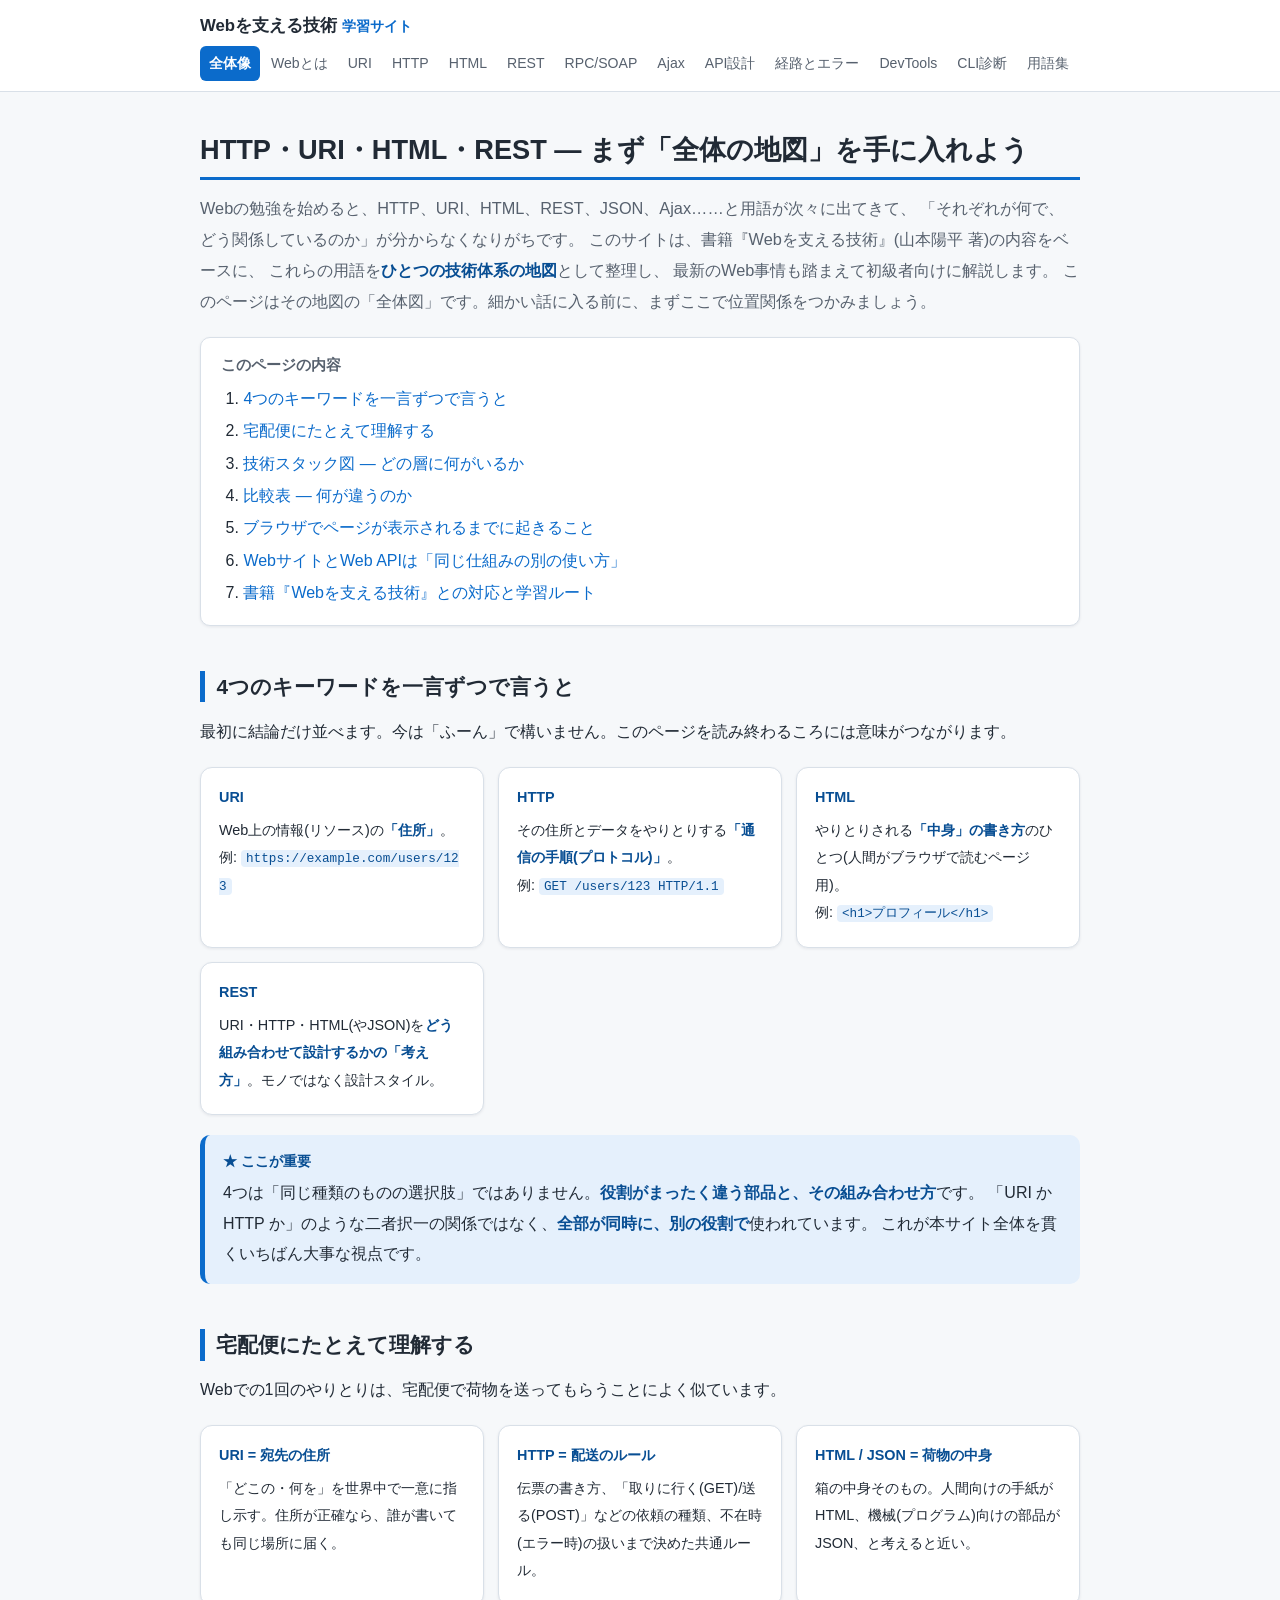
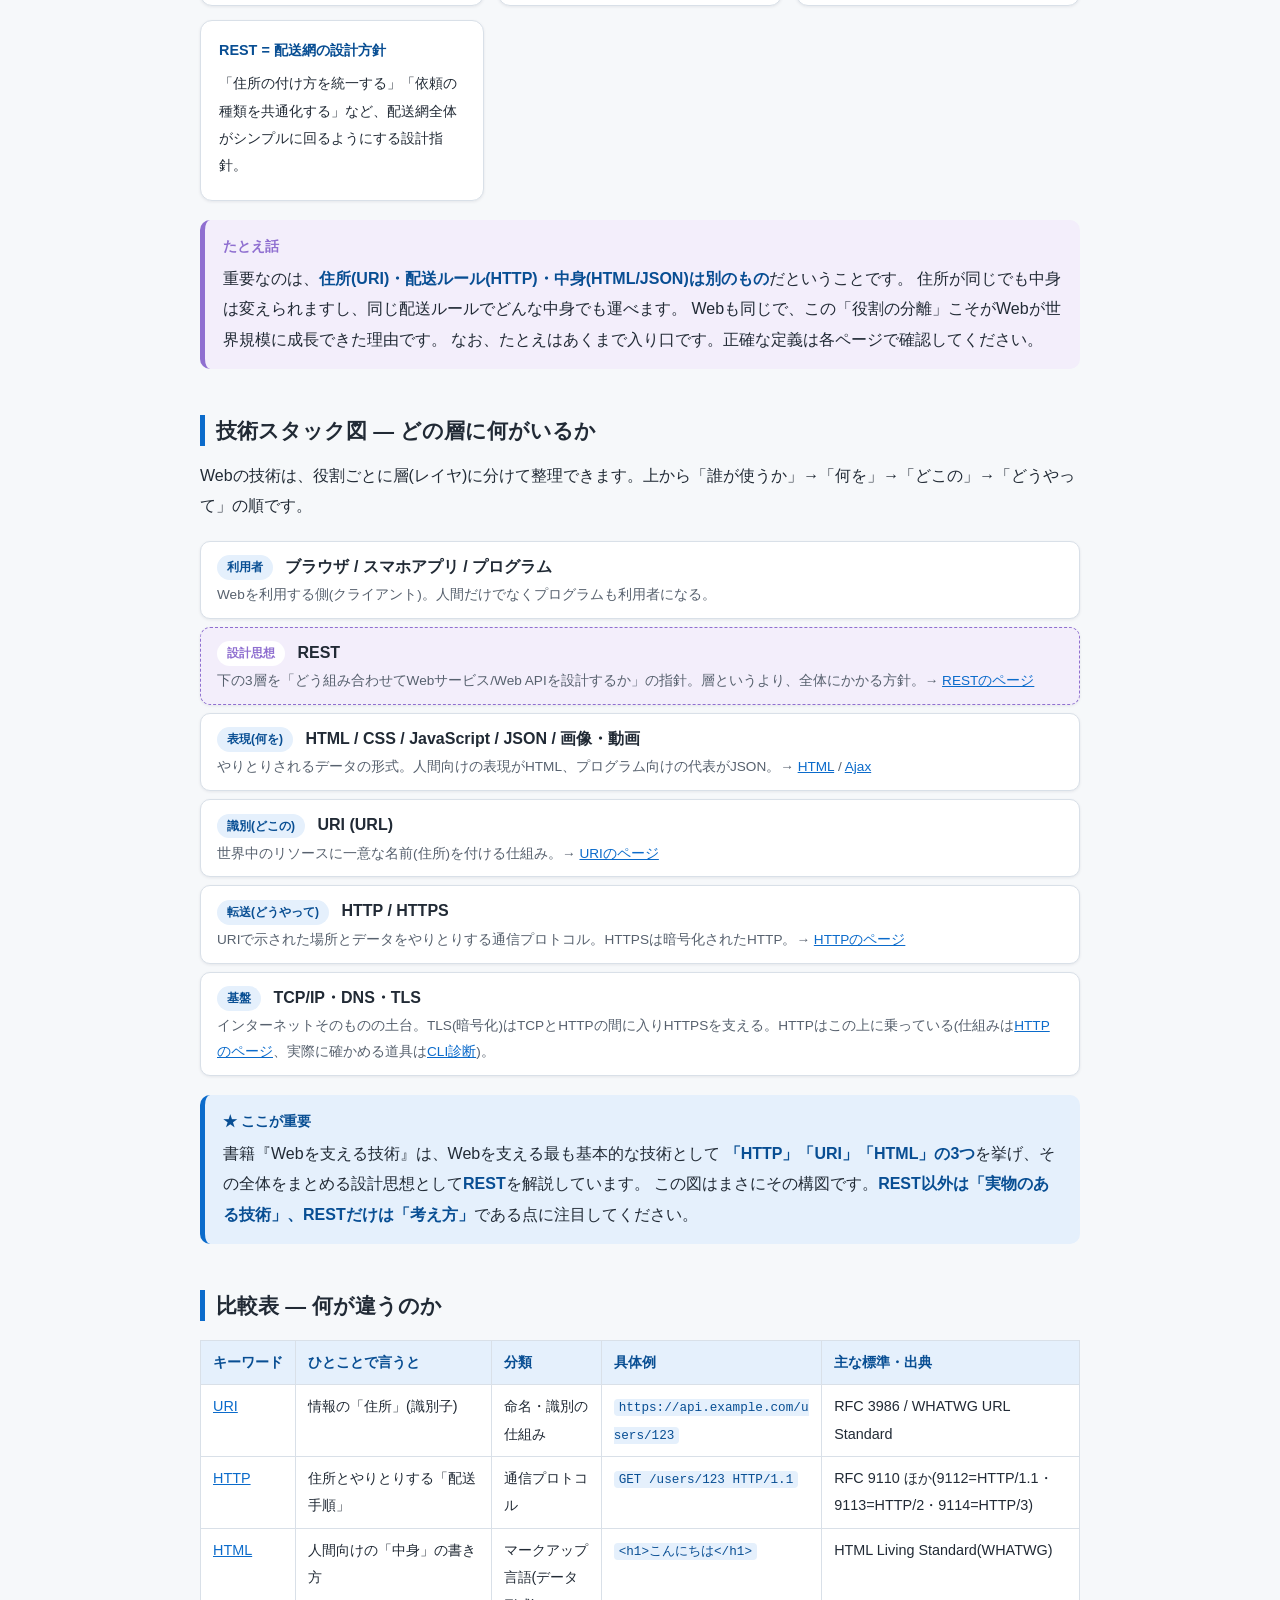
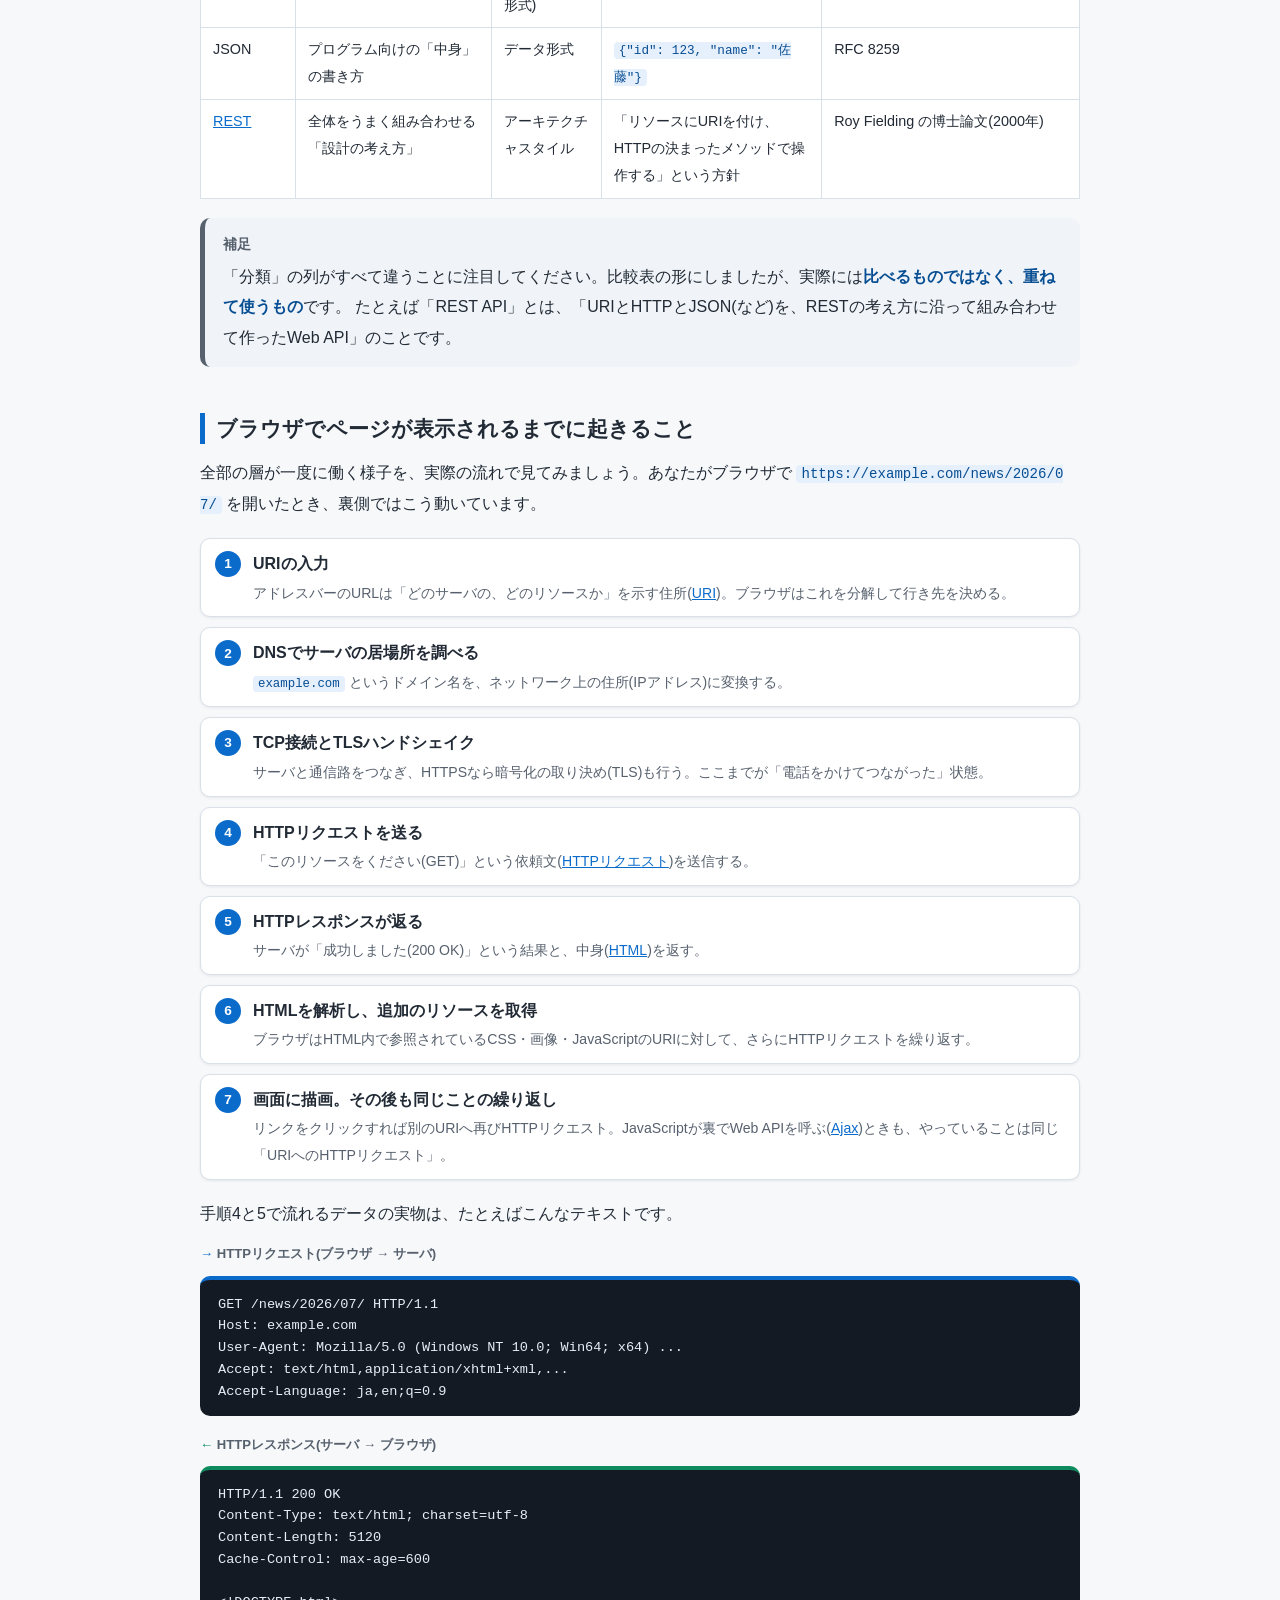
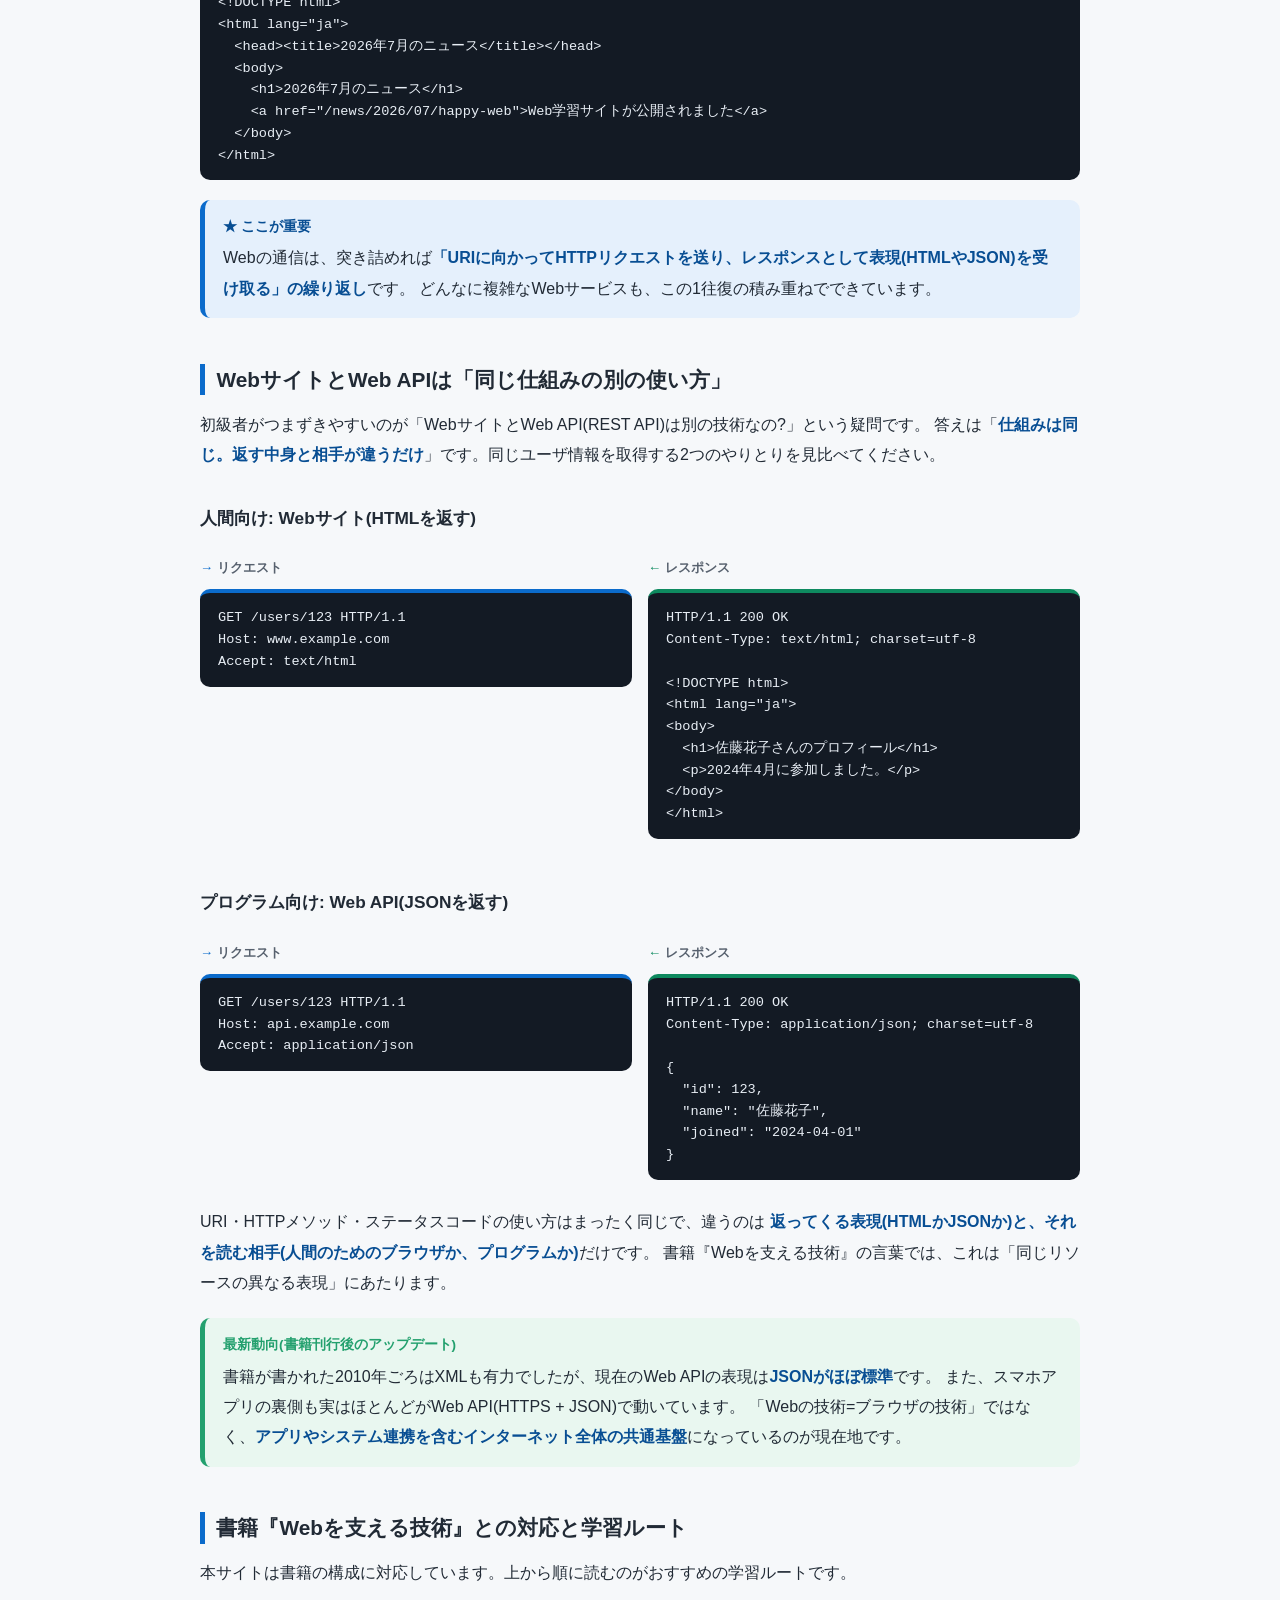
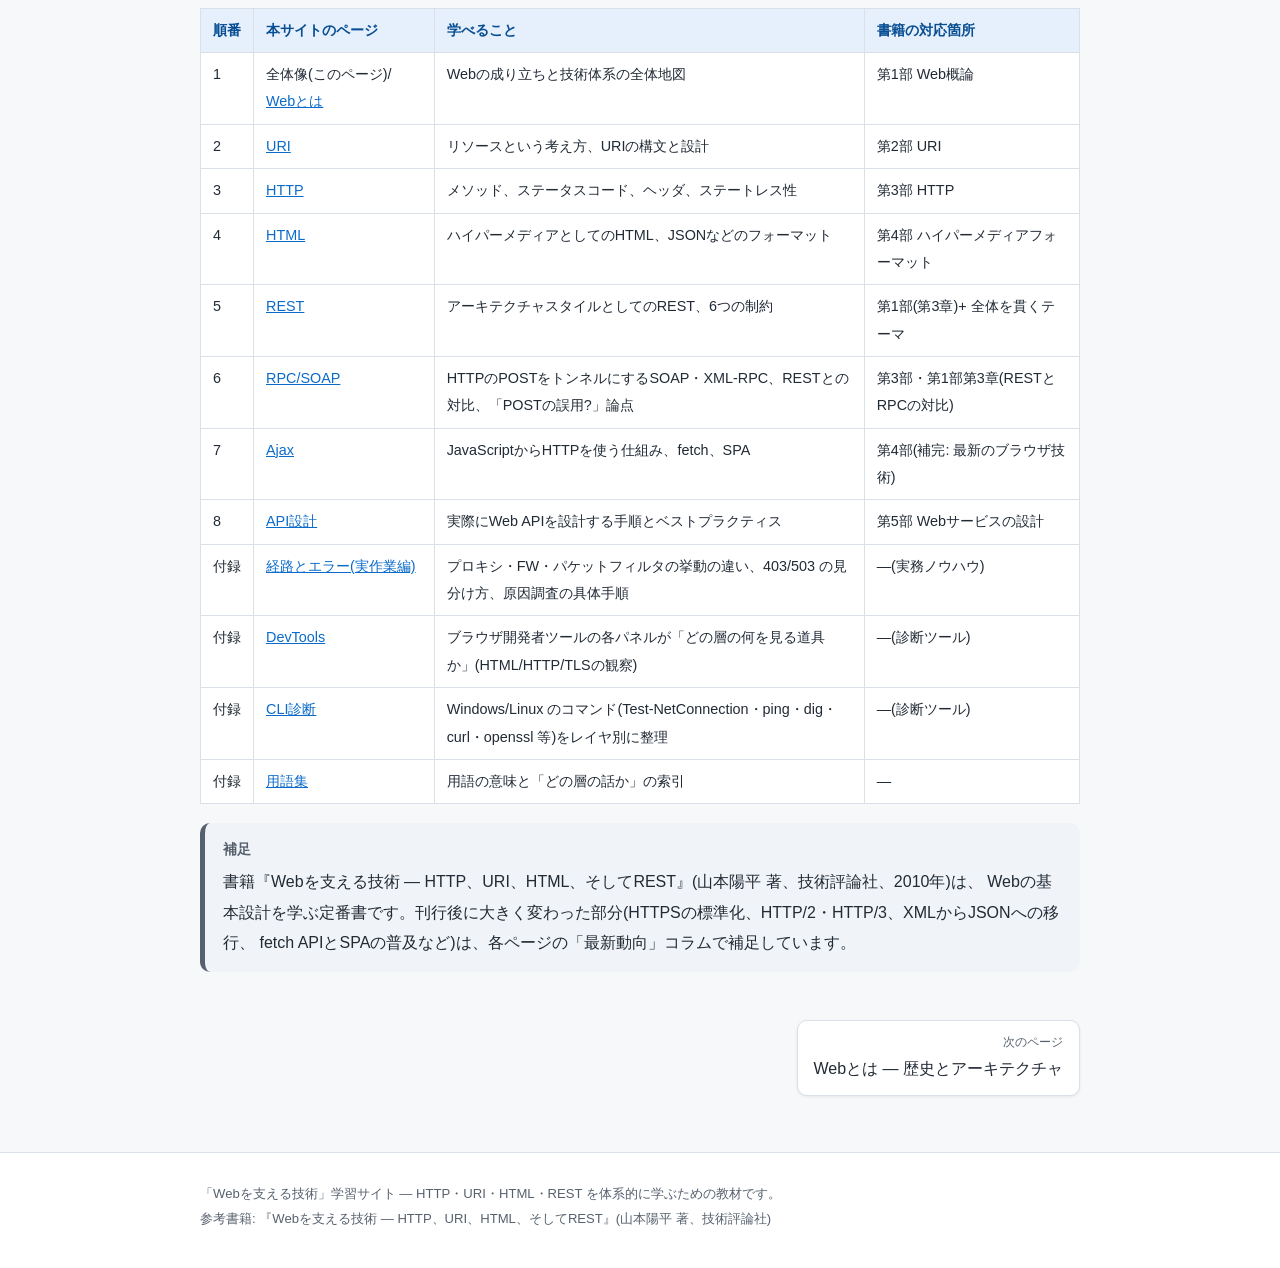
<file: learning-site/index.html>
<!DOCTYPE html>
<html lang="ja">
<head>
<meta charset="UTF-8">
<meta name="viewport" content="width=device-width, initial-scale=1.0">
<title>全体像 | 「Webを支える技術」学習サイト</title>
<meta name="description" content="HTTP・URI・HTML・RESTがWebの技術体系のどこに位置するのかを、初級者向けに一枚の地図として整理した学習サイトです。">
<link rel="stylesheet" href="style.css">
</head>
<body>
<header class="site-header">
  <div class="container">
    <a class="site-title" href="index.html">Webを支える技術 <span>学習サイト</span></a>
    <nav class="site-nav">
      <a href="index.html" aria-current="page">全体像</a>
      <a href="web.html">Webとは</a>
      <a href="uri.html">URI</a>
      <a href="http.html">HTTP</a>
      <a href="html.html">HTML</a>
      <a href="rest.html">REST</a>
      <a href="rpc.html">RPC/SOAP</a>
      <a href="ajax.html">Ajax</a>
      <a href="api-design.html">API設計</a>
      <a href="network-path.html">経路とエラー</a>
      <a href="devtools.html">DevTools</a>
      <a href="cli-tools.html">CLI診断</a>
      <a href="glossary.html">用語集</a>
    </nav>
  </div>
</header>

<main class="container">

<h1>HTTP・URI・HTML・REST — まず「全体の地図」を手に入れよう</h1>

<p class="lead">
Webの勉強を始めると、HTTP、URI、HTML、REST、JSON、Ajax……と用語が次々に出てきて、
「それぞれが何で、どう関係しているのか」が分からなくなりがちです。
このサイトは、書籍『Webを支える技術』(山本陽平 著)の内容をベースに、
これらの用語を<strong>ひとつの技術体系の地図</strong>として整理し、
最新のWeb事情も踏まえて初級者向けに解説します。
このページはその地図の「全体図」です。細かい話に入る前に、まずここで位置関係をつかみましょう。
</p>

<div class="toc">
  <p class="toc-title">このページの内容</p>
  <ol>
    <li><a href="#one-sentence">4つのキーワードを一言ずつで言うと</a></li>
    <li><a href="#analogy">宅配便にたとえて理解する</a></li>
    <li><a href="#stack">技術スタック図 — どの層に何がいるか</a></li>
    <li><a href="#compare">比較表 — 何が違うのか</a></li>
    <li><a href="#pageview">ブラウザでページが表示されるまでに起きること</a></li>
    <li><a href="#site-vs-api">WebサイトとWeb APIは「同じ仕組みの別の使い方」</a></li>
    <li><a href="#book-map">書籍『Webを支える技術』との対応と学習ルート</a></li>
  </ol>
</div>

<section id="one-sentence">
<h2>4つのキーワードを一言ずつで言うと</h2>

<p>最初に結論だけ並べます。今は「ふーん」で構いません。このページを読み終わるころには意味がつながります。</p>

<div class="cards">
  <div class="card">
    <p class="card-title">URI</p>
    <p>Web上の情報(リソース)の<strong>「住所」</strong>。<br>
    例: <code>https://example.com/users/123</code></p>
  </div>
  <div class="card">
    <p class="card-title">HTTP</p>
    <p>その住所とデータをやりとりする<strong>「通信の手順(プロトコル)」</strong>。<br>
    例: <code>GET /users/123 HTTP/1.1</code></p>
  </div>
  <div class="card">
    <p class="card-title">HTML</p>
    <p>やりとりされる<strong>「中身」の書き方</strong>のひとつ(人間がブラウザで読むページ用)。<br>
    例: <code>&lt;h1&gt;プロフィール&lt;/h1&gt;</code></p>
  </div>
  <div class="card">
    <p class="card-title">REST</p>
    <p>URI・HTTP・HTML(やJSON)を<strong>どう組み合わせて設計するかの「考え方」</strong>。モノではなく設計スタイル。</p>
  </div>
</div>

<div class="point">
<p>4つは「同じ種類のものの選択肢」ではありません。<strong>役割がまったく違う部品と、その組み合わせ方</strong>です。
「URI か HTTP か」のような二者択一の関係ではなく、<strong>全部が同時に、別の役割で</strong>使われています。
これが本サイト全体を貫くいちばん大事な視点です。</p>
</div>
</section>

<section id="analogy">
<h2>宅配便にたとえて理解する</h2>

<p>Webでの1回のやりとりは、宅配便で荷物を送ってもらうことによく似ています。</p>

<div class="cards">
  <div class="card">
    <p class="card-title">URI = 宛先の住所</p>
    <p>「どこの・何を」を世界中で一意に指し示す。住所が正確なら、誰が書いても同じ場所に届く。</p>
  </div>
  <div class="card">
    <p class="card-title">HTTP = 配送のルール</p>
    <p>伝票の書き方、「取りに行く(GET)/送る(POST)」などの依頼の種類、不在時(エラー時)の扱いまで決めた共通ルール。</p>
  </div>
  <div class="card">
    <p class="card-title">HTML / JSON = 荷物の中身</p>
    <p>箱の中身そのもの。人間向けの手紙がHTML、機械(プログラム)向けの部品がJSON、と考えると近い。</p>
  </div>
  <div class="card">
    <p class="card-title">REST = 配送網の設計方針</p>
    <p>「住所の付け方を統一する」「依頼の種類を共通化する」など、配送網全体がシンプルに回るようにする設計指針。</p>
  </div>
</div>

<div class="analogy">
<p>重要なのは、<strong>住所(URI)・配送ルール(HTTP)・中身(HTML/JSON)は別のもの</strong>だということです。
住所が同じでも中身は変えられますし、同じ配送ルールでどんな中身でも運べます。
Webも同じで、この「役割の分離」こそがWebが世界規模に成長できた理由です。
なお、たとえはあくまで入り口です。正確な定義は各ページで確認してください。</p>
</div>
</section>

<section id="stack">
<h2>技術スタック図 — どの層に何がいるか</h2>

<p>Webの技術は、役割ごとに層(レイヤ)に分けて整理できます。上から「誰が使うか」→「何を」→「どこの」→「どうやって」の順です。</p>

<div class="stack">
  <div class="layer">
    <span class="layer-role">利用者</span>
    <span class="layer-tech">ブラウザ / スマホアプリ / プログラム</span>
    <span class="layer-desc">Webを利用する側(クライアント)。人間だけでなくプログラムも利用者になる。</span>
  </div>
  <div class="layer meta">
    <span class="layer-role">設計思想</span>
    <span class="layer-tech">REST</span>
    <span class="layer-desc">下の3層を「どう組み合わせてWebサービス/Web APIを設計するか」の指針。層というより、全体にかかる方針。→ <a href="rest.html">RESTのページ</a></span>
  </div>
  <div class="layer">
    <span class="layer-role">表現(何を)</span>
    <span class="layer-tech">HTML / CSS / JavaScript / JSON / 画像・動画</span>
    <span class="layer-desc">やりとりされるデータの形式。人間向けの表現がHTML、プログラム向けの代表がJSON。→ <a href="html.html">HTML</a> / <a href="ajax.html">Ajax</a></span>
  </div>
  <div class="layer">
    <span class="layer-role">識別(どこの)</span>
    <span class="layer-tech">URI (URL)</span>
    <span class="layer-desc">世界中のリソースに一意な名前(住所)を付ける仕組み。→ <a href="uri.html">URIのページ</a></span>
  </div>
  <div class="layer">
    <span class="layer-role">転送(どうやって)</span>
    <span class="layer-tech">HTTP / HTTPS</span>
    <span class="layer-desc">URIで示された場所とデータをやりとりする通信プロトコル。HTTPSは暗号化されたHTTP。→ <a href="http.html">HTTPのページ</a></span>
  </div>
  <div class="layer">
    <span class="layer-role">基盤</span>
    <span class="layer-tech">TCP/IP・DNS・TLS</span>
    <span class="layer-desc">インターネットそのものの土台。TLS(暗号化)はTCPとHTTPの間に入りHTTPSを支える。HTTPはこの上に乗っている(仕組みは<a href="http.html#layers">HTTPのページ</a>、実際に確かめる道具は<a href="cli-tools.html">CLI診断</a>)。</span>
  </div>
</div>

<div class="point">
<p>書籍『Webを支える技術』は、Webを支える最も基本的な技術として
<strong>「HTTP」「URI」「HTML」の3つ</strong>を挙げ、その全体をまとめる設計思想として<strong>REST</strong>を解説しています。
この図はまさにその構図です。<strong>REST以外は「実物のある技術」、RESTだけは「考え方」</strong>である点に注目してください。</p>
</div>
</section>

<section id="compare">
<h2>比較表 — 何が違うのか</h2>

<div class="table-scroll">
<table>
  <thead>
    <tr>
      <th>キーワード</th>
      <th>ひとことで言うと</th>
      <th>分類</th>
      <th>具体例</th>
      <th>主な標準・出典</th>
    </tr>
  </thead>
  <tbody>
    <tr>
      <td><a href="uri.html">URI</a></td>
      <td>情報の「住所」(識別子)</td>
      <td>命名・識別の仕組み</td>
      <td><code>https://api.example.com/users/123</code></td>
      <td>RFC 3986 / WHATWG URL Standard</td>
    </tr>
    <tr>
      <td><a href="http.html">HTTP</a></td>
      <td>住所とやりとりする「配送手順」</td>
      <td>通信プロトコル</td>
      <td><code>GET /users/123 HTTP/1.1</code></td>
      <td>RFC 9110 ほか(9112=HTTP/1.1・9113=HTTP/2・9114=HTTP/3)</td>
    </tr>
    <tr>
      <td><a href="html.html">HTML</a></td>
      <td>人間向けの「中身」の書き方</td>
      <td>マークアップ言語(データ形式)</td>
      <td><code>&lt;h1&gt;こんにちは&lt;/h1&gt;</code></td>
      <td>HTML Living Standard(WHATWG)</td>
    </tr>
    <tr>
      <td>JSON</td>
      <td>プログラム向けの「中身」の書き方</td>
      <td>データ形式</td>
      <td><code>{"id": 123, "name": "佐藤"}</code></td>
      <td>RFC 8259</td>
    </tr>
    <tr>
      <td><a href="rest.html">REST</a></td>
      <td>全体をうまく組み合わせる「設計の考え方」</td>
      <td>アーキテクチャスタイル</td>
      <td>「リソースにURIを付け、HTTPの決まったメソッドで操作する」という方針</td>
      <td>Roy Fielding の博士論文(2000年)</td>
    </tr>
  </tbody>
</table>
</div>

<div class="note">
<p>「分類」の列がすべて違うことに注目してください。比較表の形にしましたが、実際には<strong>比べるものではなく、重ねて使うもの</strong>です。
たとえば「REST API」とは、「URIとHTTPとJSON(など)を、RESTの考え方に沿って組み合わせて作ったWeb API」のことです。</p>
</div>
</section>

<section id="pageview">
<h2>ブラウザでページが表示されるまでに起きること</h2>

<p>全部の層が一度に働く様子を、実際の流れで見てみましょう。あなたがブラウザで
<code>https://example.com/news/2026/07/</code> を開いたとき、裏側ではこう動いています。</p>

<ol class="flow">
  <li><span class="flow-title">URIの入力</span>
    <span class="flow-desc">アドレスバーのURLは「どのサーバの、どのリソースか」を示す住所(<a href="uri.html">URI</a>)。ブラウザはこれを分解して行き先を決める。</span></li>
  <li><span class="flow-title">DNSでサーバの居場所を調べる</span>
    <span class="flow-desc"><code>example.com</code> というドメイン名を、ネットワーク上の住所(IPアドレス)に変換する。</span></li>
  <li><span class="flow-title">TCP接続とTLSハンドシェイク</span>
    <span class="flow-desc">サーバと通信路をつなぎ、HTTPSなら暗号化の取り決め(TLS)も行う。ここまでが「電話をかけてつながった」状態。</span></li>
  <li><span class="flow-title">HTTPリクエストを送る</span>
    <span class="flow-desc">「このリソースをください(GET)」という依頼文(<a href="http.html">HTTPリクエスト</a>)を送信する。</span></li>
  <li><span class="flow-title">HTTPレスポンスが返る</span>
    <span class="flow-desc">サーバが「成功しました(200 OK)」という結果と、中身(<a href="html.html">HTML</a>)を返す。</span></li>
  <li><span class="flow-title">HTMLを解析し、追加のリソースを取得</span>
    <span class="flow-desc">ブラウザはHTML内で参照されているCSS・画像・JavaScriptのURIに対して、さらにHTTPリクエストを繰り返す。</span></li>
  <li><span class="flow-title">画面に描画。その後も同じことの繰り返し</span>
    <span class="flow-desc">リンクをクリックすれば別のURIへ再びHTTPリクエスト。JavaScriptが裏でWeb APIを呼ぶ(<a href="ajax.html">Ajax</a>)ときも、やっていることは同じ「URIへのHTTPリクエスト」。</span></li>
</ol>

<p>手順4と5で流れるデータの実物は、たとえばこんなテキストです。</p>

<p class="code-caption req">HTTPリクエスト(ブラウザ → サーバ)</p>
<pre class="req"><code>GET /news/2026/07/ HTTP/1.1
Host: example.com
User-Agent: Mozilla/5.0 (Windows NT 10.0; Win64; x64) ...
Accept: text/html,application/xhtml+xml,...
Accept-Language: ja,en;q=0.9</code></pre>

<p class="code-caption res">HTTPレスポンス(サーバ → ブラウザ)</p>
<pre class="res"><code>HTTP/1.1 200 OK
Content-Type: text/html; charset=utf-8
Content-Length: 5120
Cache-Control: max-age=600

&lt;!DOCTYPE html&gt;
&lt;html lang="ja"&gt;
  &lt;head&gt;&lt;title&gt;2026年7月のニュース&lt;/title&gt;&lt;/head&gt;
  &lt;body&gt;
    &lt;h1&gt;2026年7月のニュース&lt;/h1&gt;
    &lt;a href="/news/2026/07/happy-web"&gt;Web学習サイトが公開されました&lt;/a&gt;
  &lt;/body&gt;
&lt;/html&gt;</code></pre>

<div class="point">
<p>Webの通信は、突き詰めれば<strong>「URIに向かってHTTPリクエストを送り、レスポンスとして表現(HTMLやJSON)を受け取る」の繰り返し</strong>です。
どんなに複雑なWebサービスも、この1往復の積み重ねでできています。</p>
</div>
</section>

<section id="site-vs-api">
<h2>WebサイトとWeb APIは「同じ仕組みの別の使い方」</h2>

<p>初級者がつまずきやすいのが「WebサイトとWeb API(REST API)は別の技術なの?」という疑問です。
答えは「<strong>仕組みは同じ。返す中身と相手が違うだけ</strong>」です。同じユーザ情報を取得する2つのやりとりを見比べてください。</p>

<h3>人間向け: Webサイト(HTMLを返す)</h3>
<div class="http-pair side">
<div>
<p class="code-caption req">リクエスト</p>
<pre class="req"><code>GET /users/123 HTTP/1.1
Host: www.example.com
Accept: text/html</code></pre>
</div>
<div>
<p class="code-caption res">レスポンス</p>
<pre class="res"><code>HTTP/1.1 200 OK
Content-Type: text/html; charset=utf-8

&lt;!DOCTYPE html&gt;
&lt;html lang="ja"&gt;
&lt;body&gt;
  &lt;h1&gt;佐藤花子さんのプロフィール&lt;/h1&gt;
  &lt;p&gt;2024年4月に参加しました。&lt;/p&gt;
&lt;/body&gt;
&lt;/html&gt;</code></pre>
</div>
</div>

<h3>プログラム向け: Web API(JSONを返す)</h3>
<div class="http-pair side">
<div>
<p class="code-caption req">リクエスト</p>
<pre class="req"><code>GET /users/123 HTTP/1.1
Host: api.example.com
Accept: application/json</code></pre>
</div>
<div>
<p class="code-caption res">レスポンス</p>
<pre class="res"><code>HTTP/1.1 200 OK
Content-Type: application/json; charset=utf-8

{
  "id": 123,
  "name": "佐藤花子",
  "joined": "2024-04-01"
}</code></pre>
</div>
</div>

<p>URI・HTTPメソッド・ステータスコードの使い方はまったく同じで、違うのは
<strong>返ってくる表現(HTMLかJSONか)と、それを読む相手(人間のためのブラウザか、プログラムか)</strong>だけです。
書籍『Webを支える技術』の言葉では、これは「同じリソースの異なる表現」にあたります。</p>

<div class="modern">
<p>書籍が書かれた2010年ごろはXMLも有力でしたが、現在のWeb APIの表現は<strong>JSONがほぼ標準</strong>です。
また、スマホアプリの裏側も実はほとんどがWeb API(HTTPS + JSON)で動いています。
「Webの技術=ブラウザの技術」ではなく、<strong>アプリやシステム連携を含むインターネット全体の共通基盤</strong>になっているのが現在地です。</p>
</div>
</section>

<section id="book-map">
<h2>書籍『Webを支える技術』との対応と学習ルート</h2>

<p>本サイトは書籍の構成に対応しています。上から順に読むのがおすすめの学習ルートです。</p>

<div class="table-scroll">
<table>
  <thead>
    <tr>
      <th>順番</th>
      <th>本サイトのページ</th>
      <th>学べること</th>
      <th>書籍の対応箇所</th>
    </tr>
  </thead>
  <tbody>
    <tr>
      <td>1</td>
      <td>全体像(このページ)/ <a href="web.html">Webとは</a></td>
      <td>Webの成り立ちと技術体系の全体地図</td>
      <td>第1部 Web概論</td>
    </tr>
    <tr>
      <td>2</td>
      <td><a href="uri.html">URI</a></td>
      <td>リソースという考え方、URIの構文と設計</td>
      <td>第2部 URI</td>
    </tr>
    <tr>
      <td>3</td>
      <td><a href="http.html">HTTP</a></td>
      <td>メソッド、ステータスコード、ヘッダ、ステートレス性</td>
      <td>第3部 HTTP</td>
    </tr>
    <tr>
      <td>4</td>
      <td><a href="html.html">HTML</a></td>
      <td>ハイパーメディアとしてのHTML、JSONなどのフォーマット</td>
      <td>第4部 ハイパーメディアフォーマット</td>
    </tr>
    <tr>
      <td>5</td>
      <td><a href="rest.html">REST</a></td>
      <td>アーキテクチャスタイルとしてのREST、6つの制約</td>
      <td>第1部(第3章)+ 全体を貫くテーマ</td>
    </tr>
    <tr>
      <td>6</td>
      <td><a href="rpc.html">RPC/SOAP</a></td>
      <td>HTTPのPOSTをトンネルにするSOAP・XML-RPC、RESTとの対比、「POSTの誤用?」論点</td>
      <td>第3部・第1部第3章(RESTとRPCの対比)</td>
    </tr>
    <tr>
      <td>7</td>
      <td><a href="ajax.html">Ajax</a></td>
      <td>JavaScriptからHTTPを使う仕組み、fetch、SPA</td>
      <td>第4部(補完: 最新のブラウザ技術)</td>
    </tr>
    <tr>
      <td>8</td>
      <td><a href="api-design.html">API設計</a></td>
      <td>実際にWeb APIを設計する手順とベストプラクティス</td>
      <td>第5部 Webサービスの設計</td>
    </tr>
    <tr>
      <td>付録</td>
      <td><a href="network-path.html">経路とエラー(実作業編)</a></td>
      <td>プロキシ・FW・パケットフィルタの挙動の違い、403/503 の見分け方、原因調査の具体手順</td>
      <td>—(実務ノウハウ)</td>
    </tr>
    <tr>
      <td>付録</td>
      <td><a href="devtools.html">DevTools</a></td>
      <td>ブラウザ開発者ツールの各パネルが「どの層の何を見る道具か」(HTML/HTTP/TLSの観察)</td>
      <td>—(診断ツール)</td>
    </tr>
    <tr>
      <td>付録</td>
      <td><a href="cli-tools.html">CLI診断</a></td>
      <td>Windows/Linux のコマンド(Test-NetConnection・ping・dig・curl・openssl 等)をレイヤ別に整理</td>
      <td>—(診断ツール)</td>
    </tr>
    <tr>
      <td>付録</td>
      <td><a href="glossary.html">用語集</a></td>
      <td>用語の意味と「どの層の話か」の索引</td>
      <td>—</td>
    </tr>
  </tbody>
</table>
</div>

<div class="note">
<p>書籍『Webを支える技術 — HTTP、URI、HTML、そしてREST』(山本陽平 著、技術評論社、2010年)は、
Webの基本設計を学ぶ定番書です。刊行後に大きく変わった部分(HTTPSの標準化、HTTP/2・HTTP/3、XMLからJSONへの移行、
fetch APIとSPAの普及など)は、各ページの「最新動向」コラムで補足しています。</p>
</div>
</section>

<nav class="page-nav">
  <a class="next" href="web.html"><span class="nav-dir">次のページ</span>Webとは — 歴史とアーキテクチャ</a>
</nav>

</main>

<footer class="site-footer">
  <div class="container">
    <p>「Webを支える技術」学習サイト — HTTP・URI・HTML・REST を体系的に学ぶための教材です。<br>
    参考書籍: 『Webを支える技術 — HTTP、URI、HTML、そしてREST』(山本陽平 著、技術評論社)</p>
  </div>
</footer>
</body>
</html>
</file>
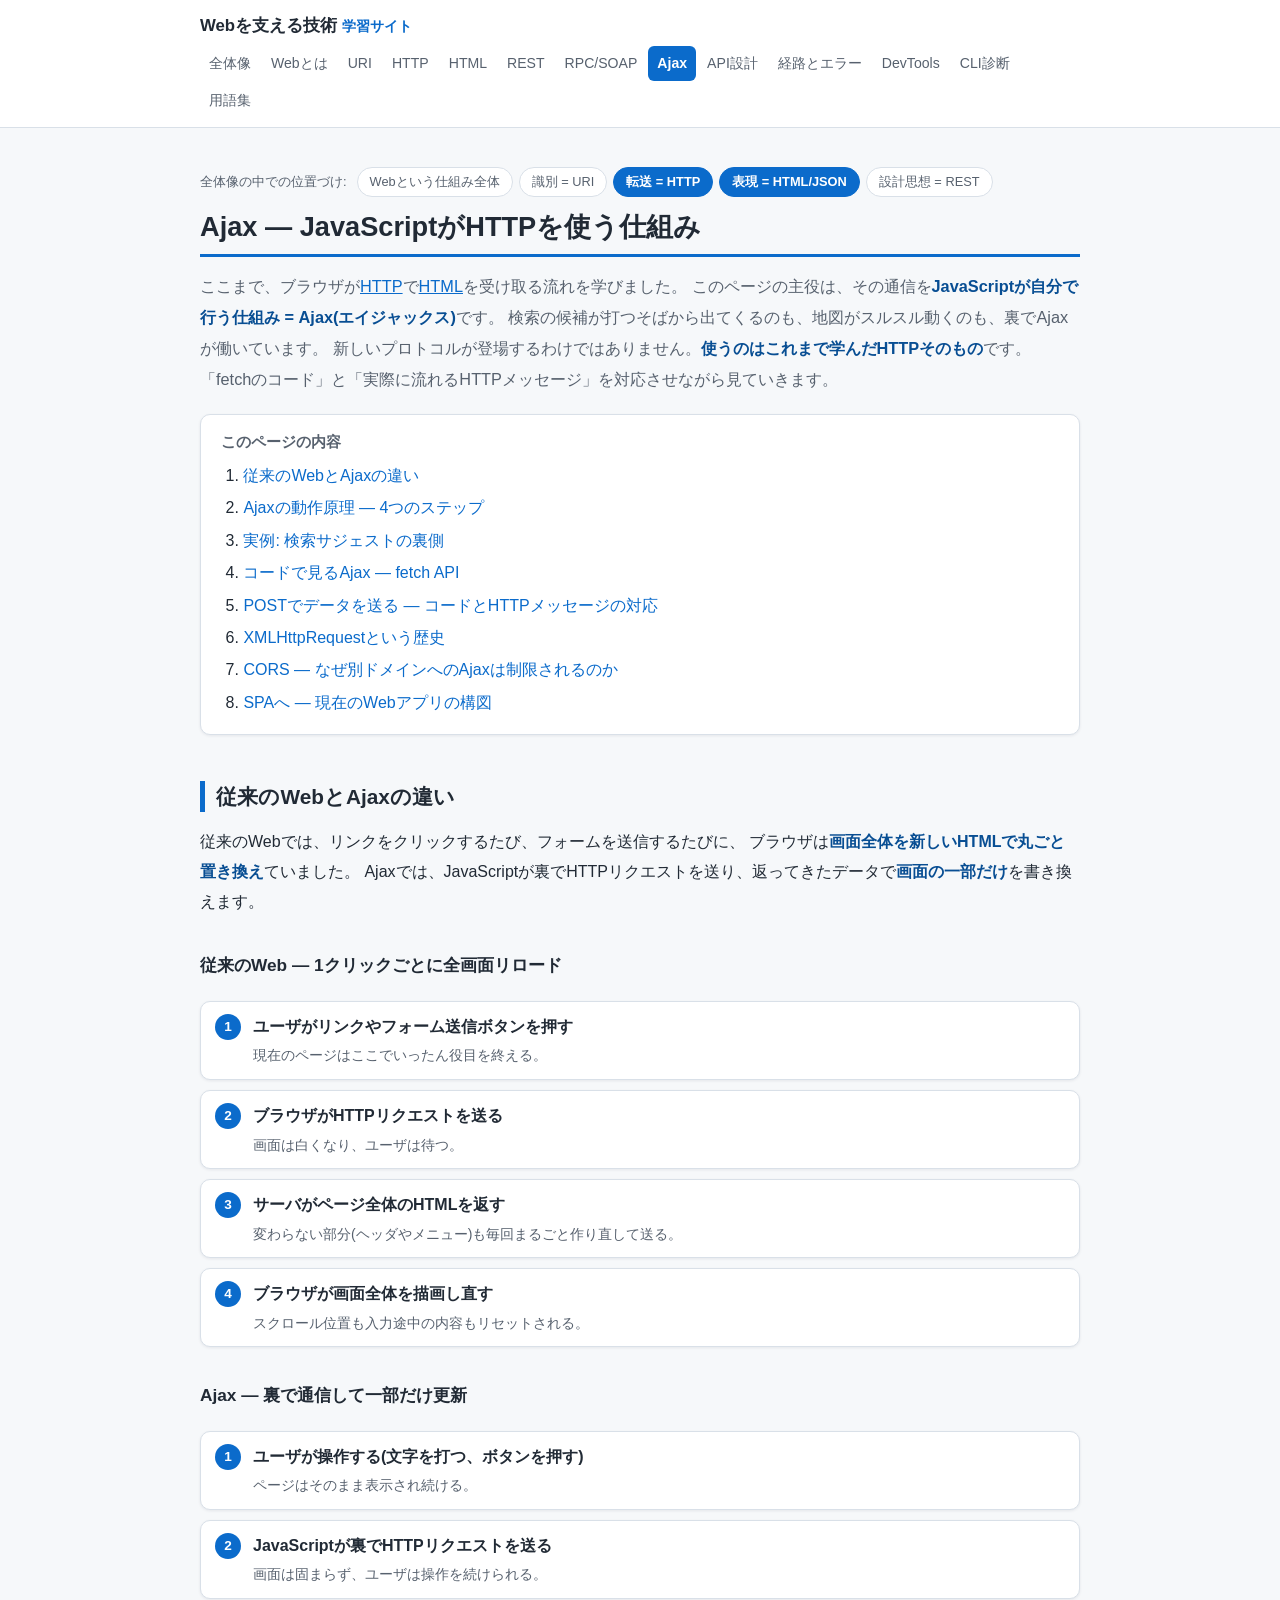
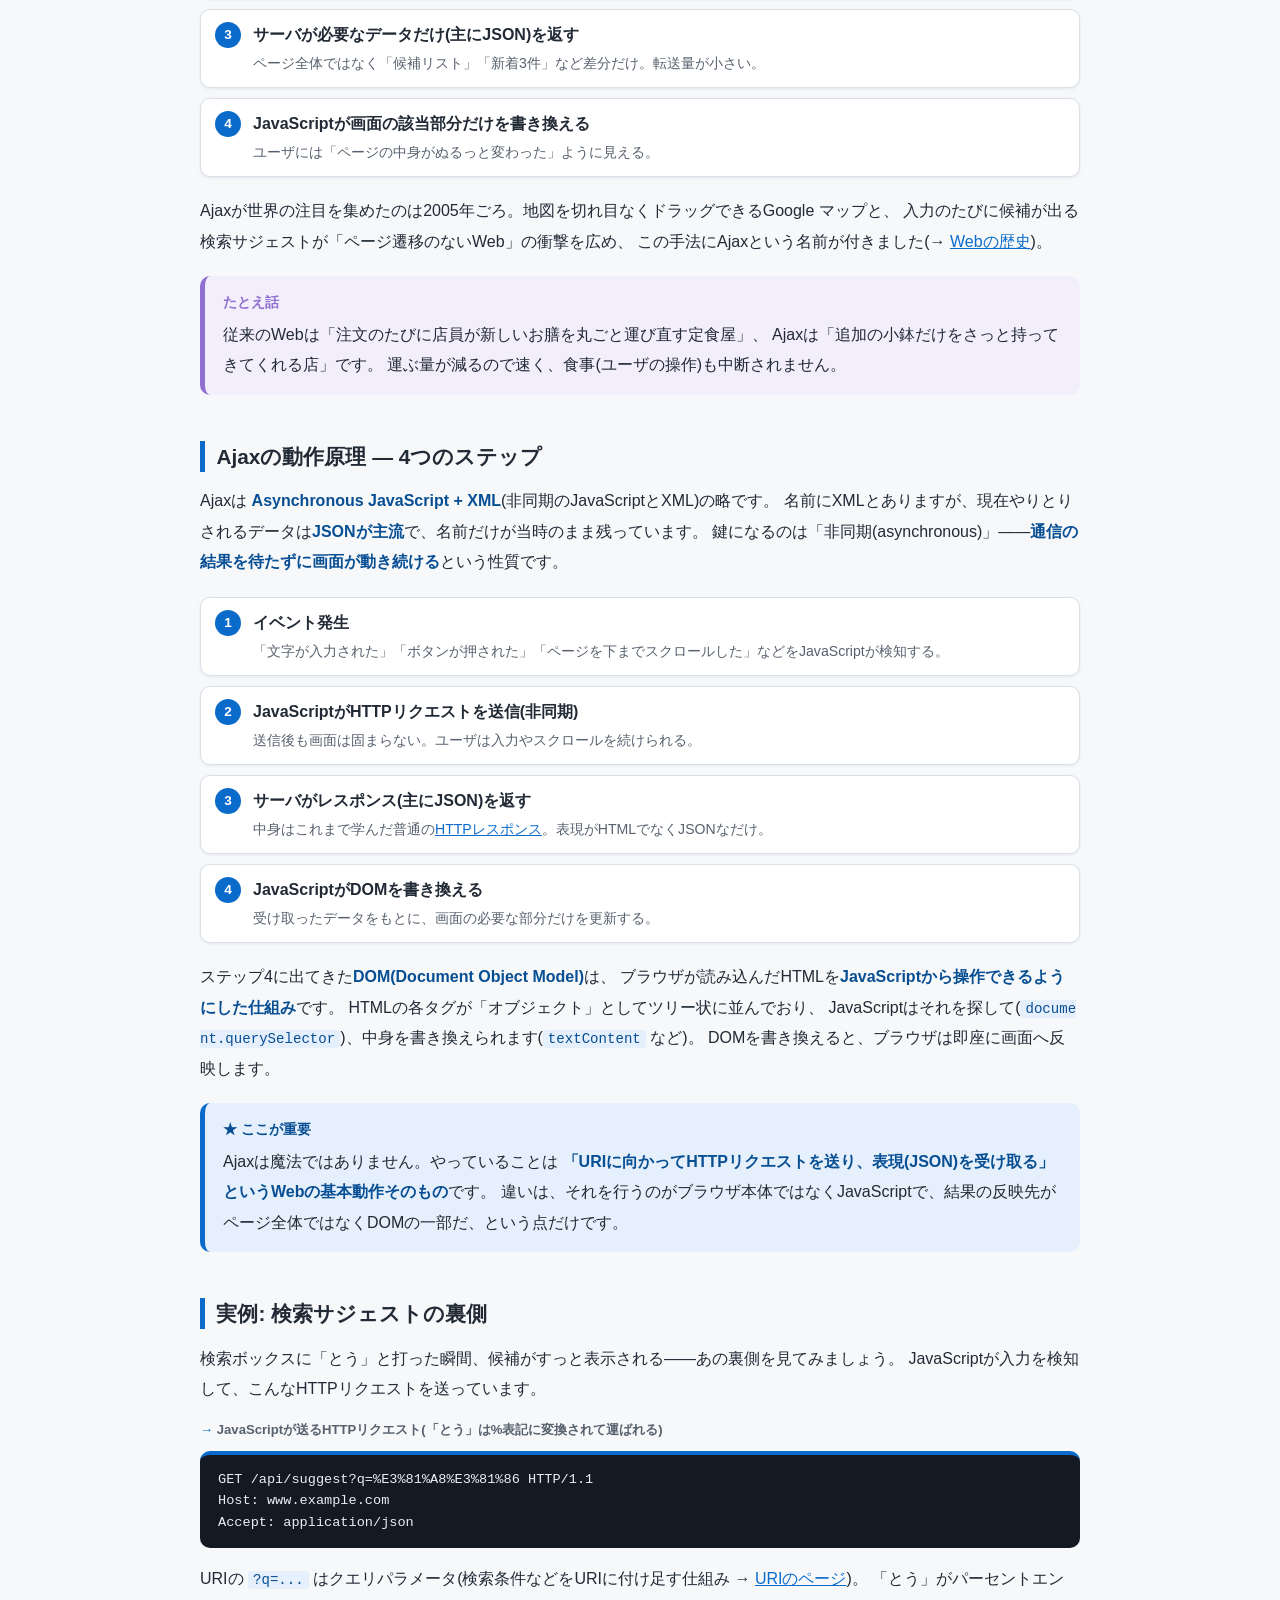
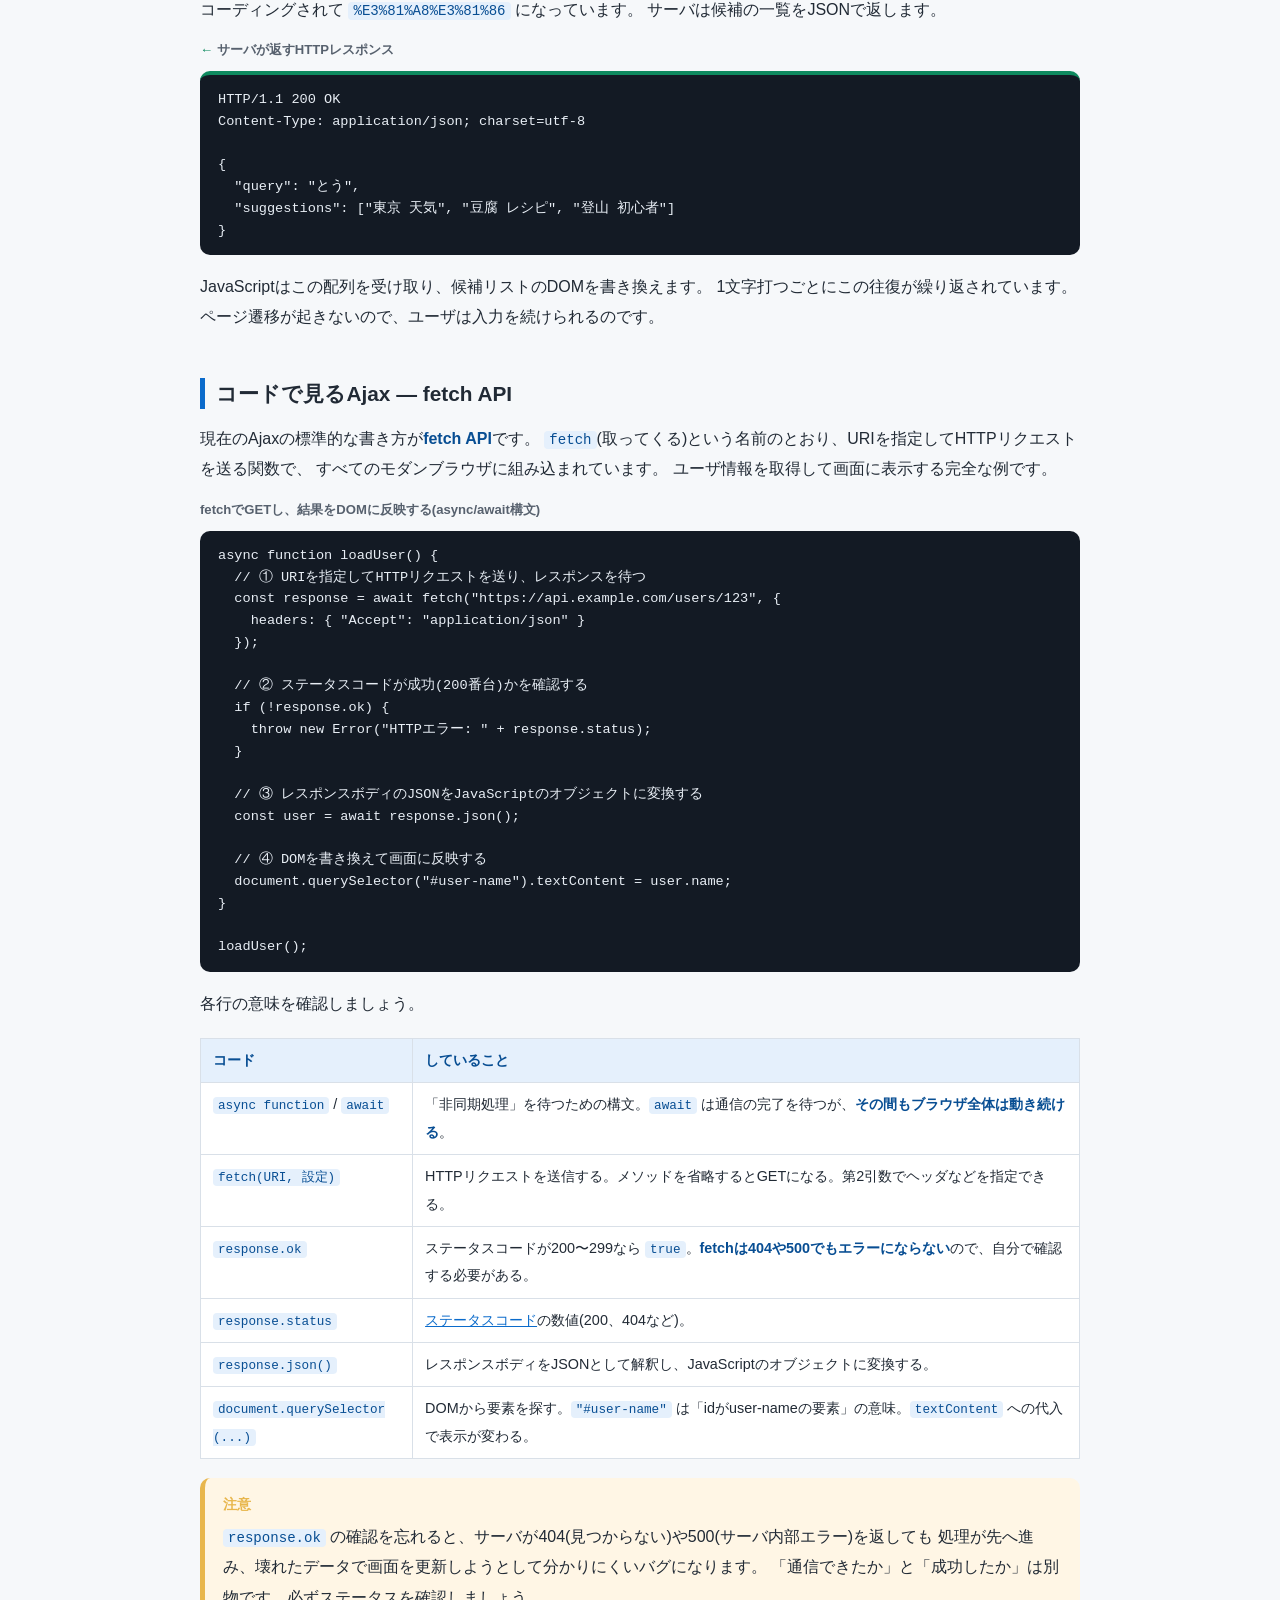
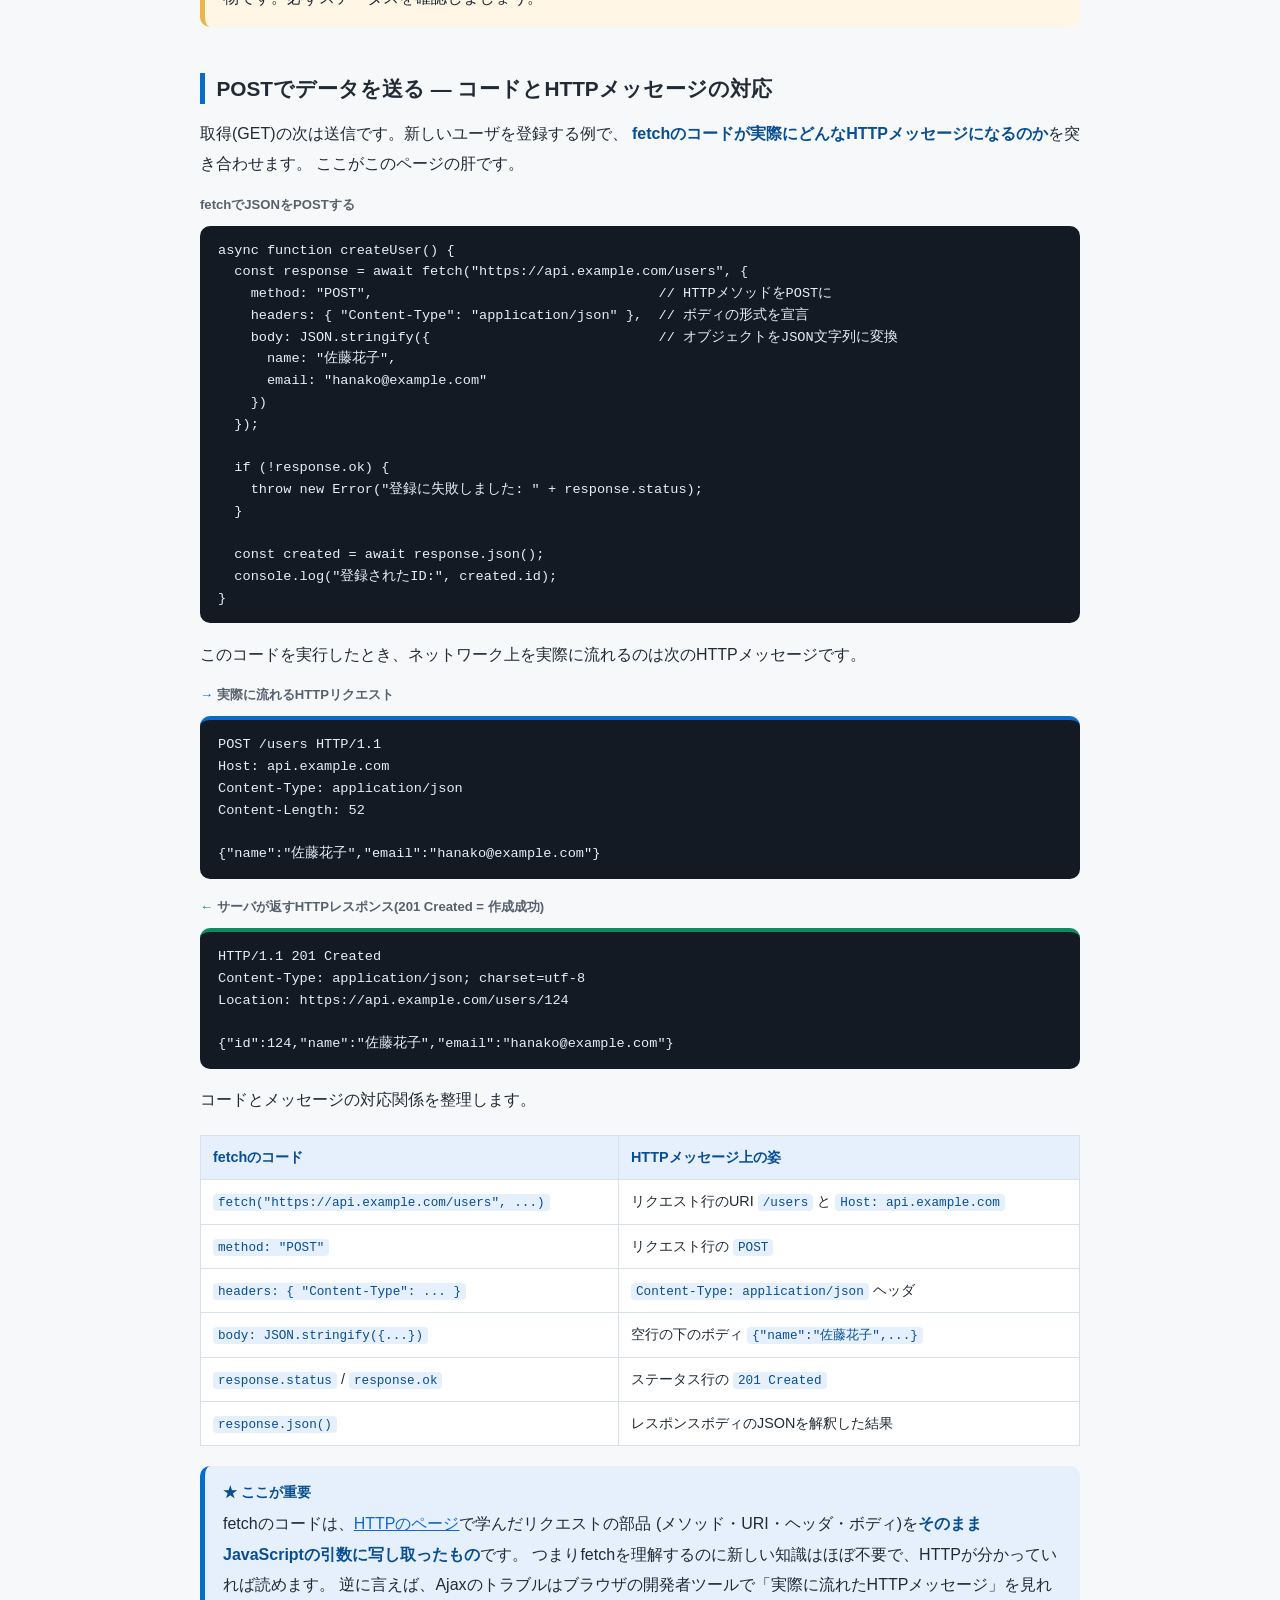
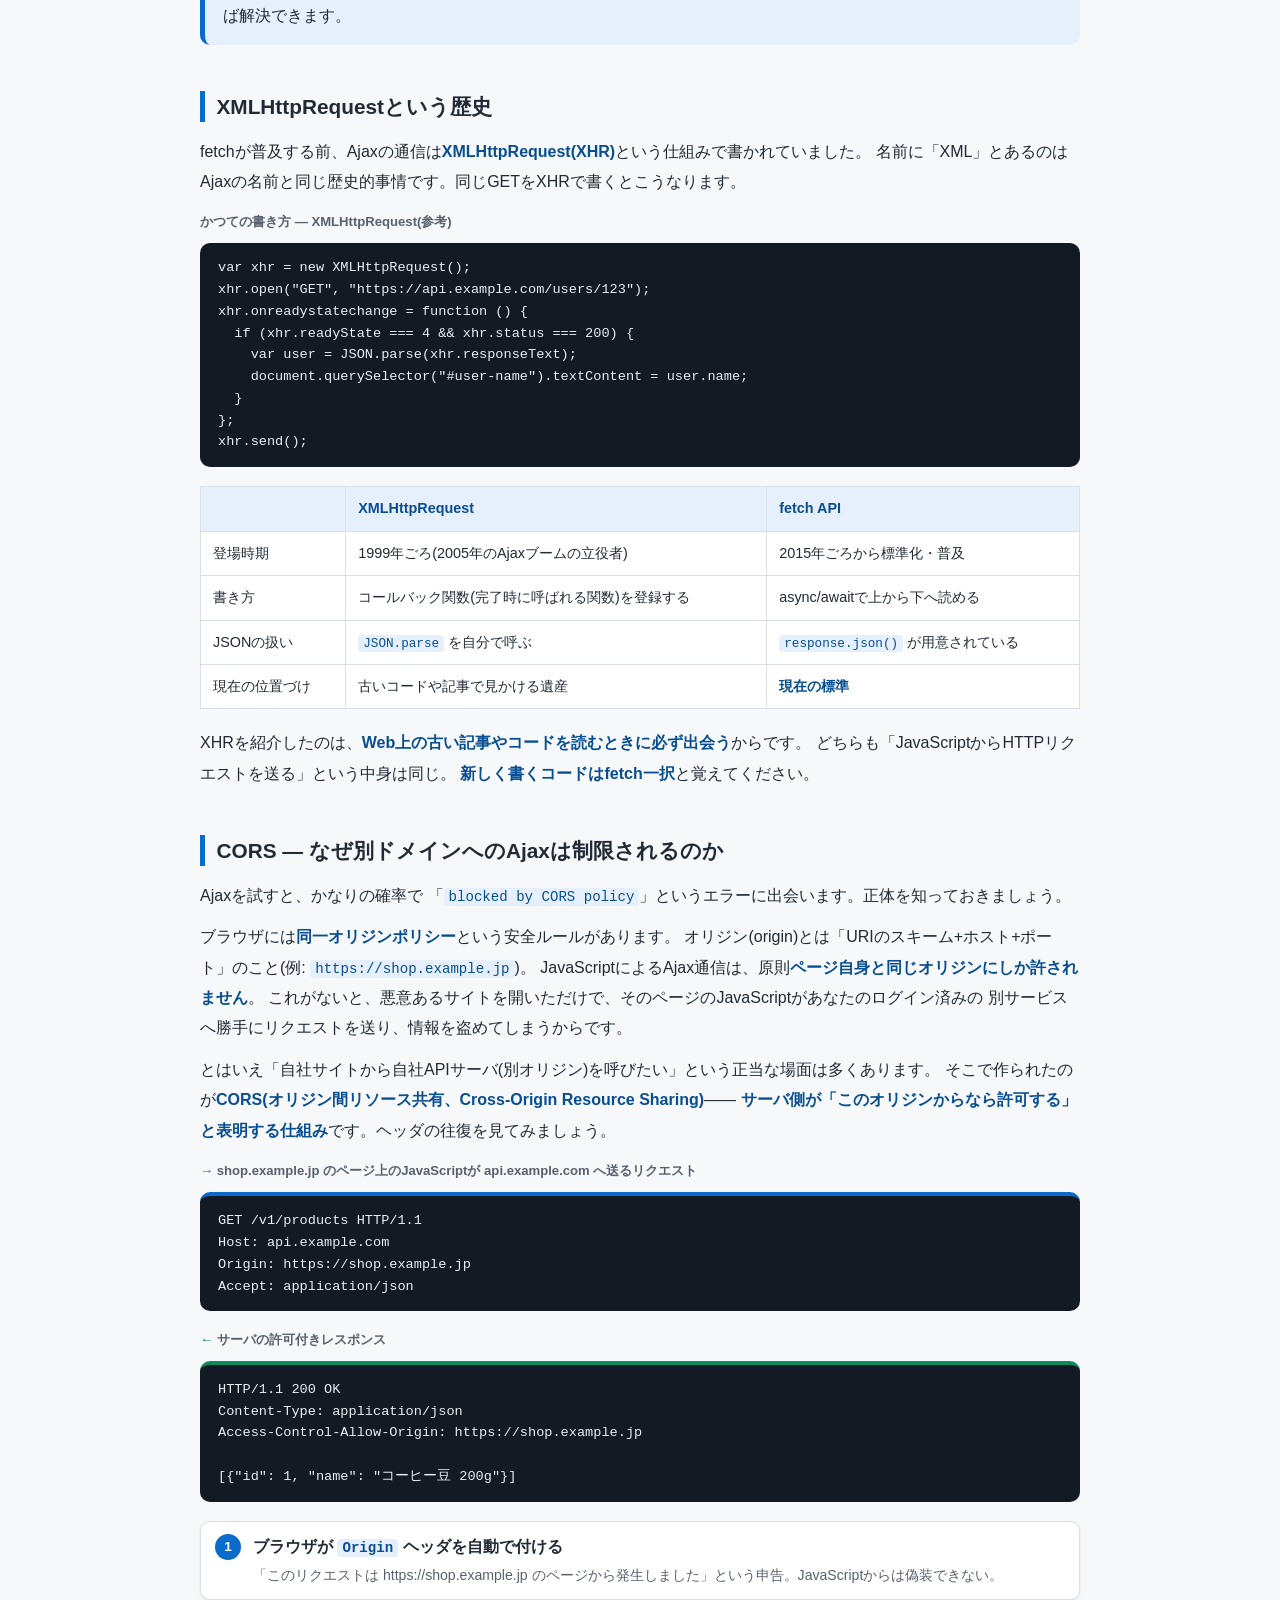
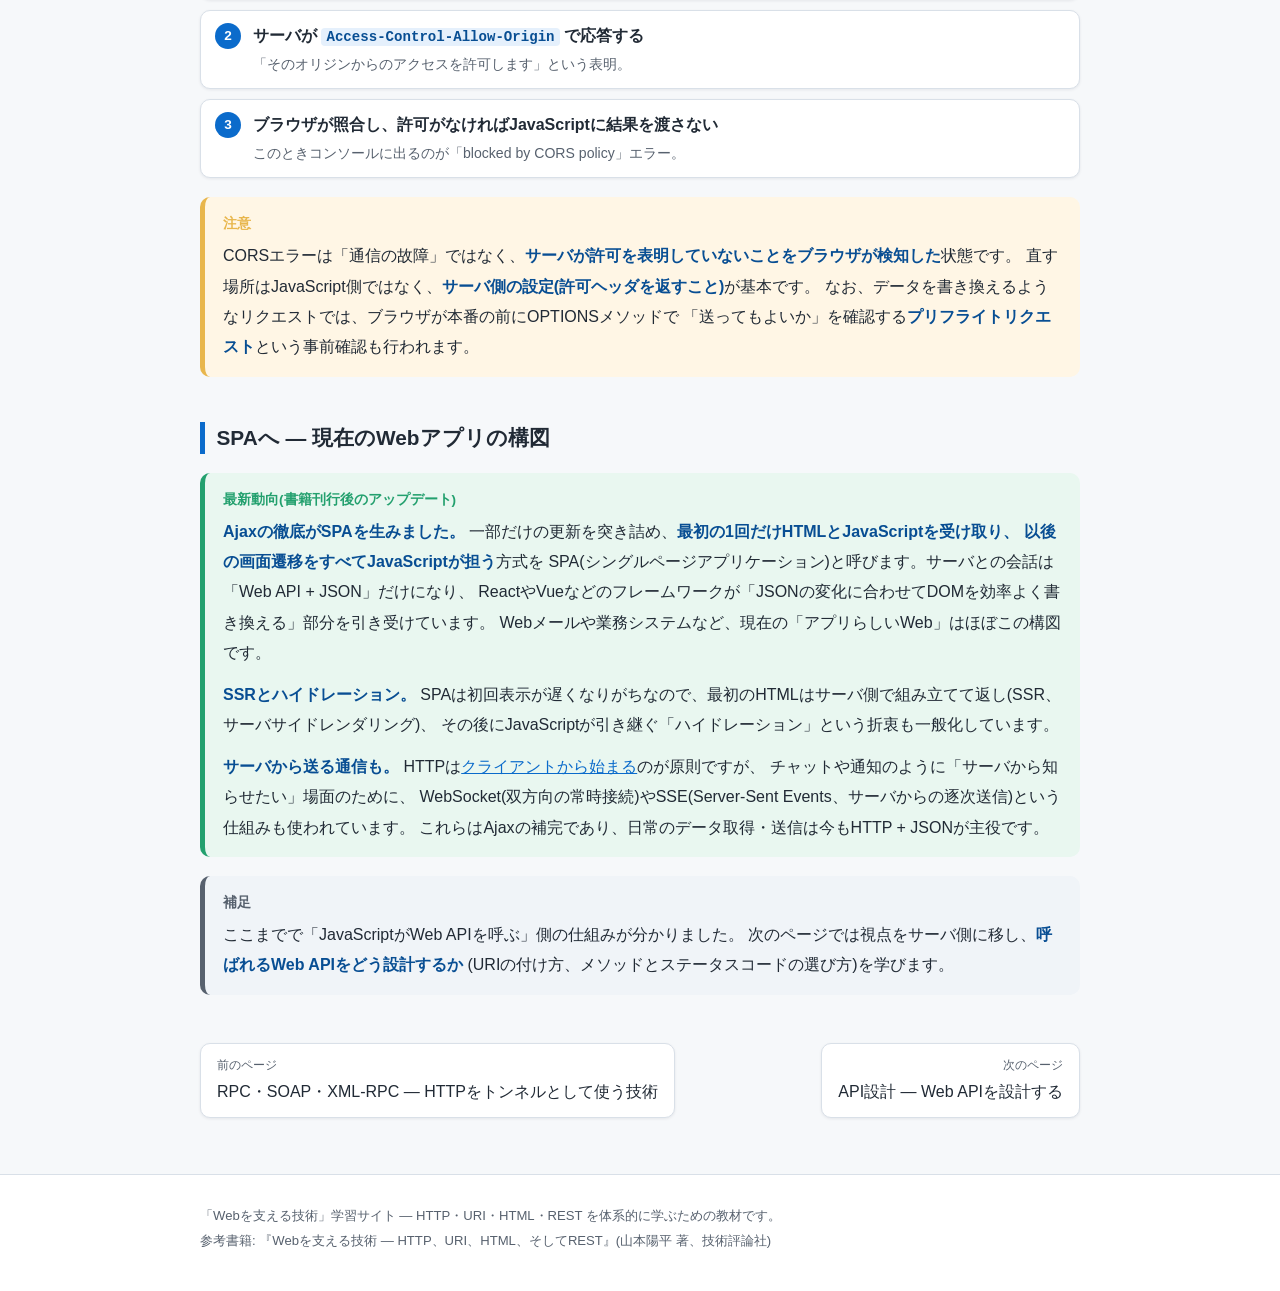
<file: learning-site/ajax.html>
<!DOCTYPE html>
<html lang="ja">
<head>
<meta charset="UTF-8">
<meta name="viewport" content="width=device-width, initial-scale=1.0">
<title>Ajax — JavaScriptがHTTPを使う仕組み | 「Webを支える技術」学習サイト</title>
<meta name="description" content="Ajaxの動作原理、fetch APIによるGET/POSTの実例、XMLHttpRequestの歴史、CORSまで、JavaScriptがHTTPを使う仕組みを初級者向けに解説します。">
<link rel="stylesheet" href="style.css">
</head>
<body>
<header class="site-header">
  <div class="container">
    <a class="site-title" href="index.html">Webを支える技術 <span>学習サイト</span></a>
    <nav class="site-nav">
      <a href="index.html">全体像</a>
      <a href="web.html">Webとは</a>
      <a href="uri.html">URI</a>
      <a href="http.html">HTTP</a>
      <a href="html.html">HTML</a>
      <a href="rest.html">REST</a>
      <a href="rpc.html">RPC/SOAP</a>
      <a href="ajax.html" aria-current="page">Ajax</a>
      <a href="api-design.html">API設計</a>
      <a href="network-path.html">経路とエラー</a>
      <a href="devtools.html">DevTools</a>
      <a href="cli-tools.html">CLI診断</a>
      <a href="glossary.html">用語集</a>
    </nav>
  </div>
</header>

<main class="container">

<div class="mini-map">
  <span class="mm-label">全体像の中での位置づけ:</span>
  <span class="mm-item">Webという仕組み全体</span>
  <span class="mm-item">識別 = URI</span>
  <span class="mm-item hl">転送 = HTTP</span>
  <span class="mm-item hl">表現 = HTML/JSON</span>
  <span class="mm-item">設計思想 = REST</span>
</div>

<h1>Ajax — JavaScriptがHTTPを使う仕組み</h1>

<p class="lead">
ここまで、ブラウザが<a href="http.html">HTTP</a>で<a href="html.html">HTML</a>を受け取る流れを学びました。
このページの主役は、その通信を<strong>JavaScriptが自分で行う仕組み = Ajax(エイジャックス)</strong>です。
検索の候補が打つそばから出てくるのも、地図がスルスル動くのも、裏でAjaxが働いています。
新しいプロトコルが登場するわけではありません。<strong>使うのはこれまで学んだHTTPそのもの</strong>です。
「fetchのコード」と「実際に流れるHTTPメッセージ」を対応させながら見ていきます。
</p>

<div class="toc">
  <p class="toc-title">このページの内容</p>
  <ol>
    <li><a href="#traditional-vs-ajax">従来のWebとAjaxの違い</a></li>
    <li><a href="#how-it-works">Ajaxの動作原理 — 4つのステップ</a></li>
    <li><a href="#suggest-example">実例: 検索サジェストの裏側</a></li>
    <li><a href="#fetch">コードで見るAjax — fetch API</a></li>
    <li><a href="#post-json">POSTでデータを送る — コードとHTTPメッセージの対応</a></li>
    <li><a href="#xhr">XMLHttpRequestという歴史</a></li>
    <li><a href="#cors">CORS — なぜ別ドメインへのAjaxは制限されるのか</a></li>
    <li><a href="#modern-spa">SPAへ — 現在のWebアプリの構図</a></li>
  </ol>
</div>

<section id="traditional-vs-ajax">
<h2>従来のWebとAjaxの違い</h2>

<p>
従来のWebでは、リンクをクリックするたび、フォームを送信するたびに、
ブラウザは<strong>画面全体を新しいHTMLで丸ごと置き換え</strong>ていました。
Ajaxでは、JavaScriptが裏でHTTPリクエストを送り、返ってきたデータで<strong>画面の一部だけ</strong>を書き換えます。
</p>

<h3>従来のWeb — 1クリックごとに全画面リロード</h3>
<ol class="flow">
  <li><span class="flow-title">ユーザがリンクやフォーム送信ボタンを押す</span>
    <span class="flow-desc">現在のページはここでいったん役目を終える。</span></li>
  <li><span class="flow-title">ブラウザがHTTPリクエストを送る</span>
    <span class="flow-desc">画面は白くなり、ユーザは待つ。</span></li>
  <li><span class="flow-title">サーバがページ全体のHTMLを返す</span>
    <span class="flow-desc">変わらない部分(ヘッダやメニュー)も毎回まるごと作り直して送る。</span></li>
  <li><span class="flow-title">ブラウザが画面全体を描画し直す</span>
    <span class="flow-desc">スクロール位置も入力途中の内容もリセットされる。</span></li>
</ol>

<h3>Ajax — 裏で通信して一部だけ更新</h3>
<ol class="flow">
  <li><span class="flow-title">ユーザが操作する(文字を打つ、ボタンを押す)</span>
    <span class="flow-desc">ページはそのまま表示され続ける。</span></li>
  <li><span class="flow-title">JavaScriptが裏でHTTPリクエストを送る</span>
    <span class="flow-desc">画面は固まらず、ユーザは操作を続けられる。</span></li>
  <li><span class="flow-title">サーバが必要なデータだけ(主にJSON)を返す</span>
    <span class="flow-desc">ページ全体ではなく「候補リスト」「新着3件」など差分だけ。転送量が小さい。</span></li>
  <li><span class="flow-title">JavaScriptが画面の該当部分だけを書き換える</span>
    <span class="flow-desc">ユーザには「ページの中身がぬるっと変わった」ように見える。</span></li>
</ol>

<p>
Ajaxが世界の注目を集めたのは2005年ごろ。地図を切れ目なくドラッグできるGoogle マップと、
入力のたびに候補が出る検索サジェストが「ページ遷移のないWeb」の衝撃を広め、
この手法にAjaxという名前が付きました(→ <a href="web.html#history">Webの歴史</a>)。
</p>

<div class="analogy">
<p>従来のWebは「注文のたびに店員が新しいお膳を丸ごと運び直す定食屋」、
Ajaxは「追加の小鉢だけをさっと持ってきてくれる店」です。
運ぶ量が減るので速く、食事(ユーザの操作)も中断されません。</p>
</div>
</section>

<section id="how-it-works">
<h2>Ajaxの動作原理 — 4つのステップ</h2>

<p>
Ajaxは <strong>Asynchronous JavaScript + XML</strong>(非同期のJavaScriptとXML)の略です。
名前にXMLとありますが、現在やりとりされるデータは<strong>JSONが主流</strong>で、名前だけが当時のまま残っています。
鍵になるのは「非同期(asynchronous)」——<strong>通信の結果を待たずに画面が動き続ける</strong>という性質です。
</p>

<ol class="flow">
  <li><span class="flow-title">イベント発生</span>
    <span class="flow-desc">「文字が入力された」「ボタンが押された」「ページを下までスクロールした」などをJavaScriptが検知する。</span></li>
  <li><span class="flow-title">JavaScriptがHTTPリクエストを送信(非同期)</span>
    <span class="flow-desc">送信後も画面は固まらない。ユーザは入力やスクロールを続けられる。</span></li>
  <li><span class="flow-title">サーバがレスポンス(主にJSON)を返す</span>
    <span class="flow-desc">中身はこれまで学んだ普通の<a href="http.html">HTTPレスポンス</a>。表現がHTMLでなくJSONなだけ。</span></li>
  <li><span class="flow-title">JavaScriptがDOMを書き換える</span>
    <span class="flow-desc">受け取ったデータをもとに、画面の必要な部分だけを更新する。</span></li>
</ol>

<p>
ステップ4に出てきた<strong>DOM(Document Object Model)</strong>は、
ブラウザが読み込んだHTMLを<strong>JavaScriptから操作できるようにした仕組み</strong>です。
HTMLの各タグが「オブジェクト」としてツリー状に並んでおり、
JavaScriptはそれを探して(<code>document.querySelector</code>)、中身を書き換えられます(<code>textContent</code> など)。
DOMを書き換えると、ブラウザは即座に画面へ反映します。
</p>

<div class="point">
<p>Ajaxは魔法ではありません。やっていることは
<strong>「URIに向かってHTTPリクエストを送り、表現(JSON)を受け取る」というWebの基本動作そのもの</strong>です。
違いは、それを行うのがブラウザ本体ではなくJavaScriptで、結果の反映先がページ全体ではなくDOMの一部だ、という点だけです。</p>
</div>
</section>

<section id="suggest-example">
<h2>実例: 検索サジェストの裏側</h2>

<p>
検索ボックスに「とう」と打った瞬間、候補がすっと表示される——あの裏側を見てみましょう。
JavaScriptが入力を検知して、こんなHTTPリクエストを送っています。
</p>

<p class="code-caption req">JavaScriptが送るHTTPリクエスト(「とう」は%表記に変換されて運ばれる)</p>
<pre class="req"><code>GET /api/suggest?q=%E3%81%A8%E3%81%86 HTTP/1.1
Host: www.example.com
Accept: application/json</code></pre>

<p>
URIの <code>?q=...</code> はクエリパラメータ(検索条件などをURIに付け足す仕組み → <a href="uri.html">URIのページ</a>)。
「とう」がパーセントエンコーディングされて <code>%E3%81%A8%E3%81%86</code> になっています。
サーバは候補の一覧をJSONで返します。
</p>

<p class="code-caption res">サーバが返すHTTPレスポンス</p>
<pre class="res"><code>HTTP/1.1 200 OK
Content-Type: application/json; charset=utf-8

{
  "query": "とう",
  "suggestions": ["東京 天気", "豆腐 レシピ", "登山 初心者"]
}</code></pre>

<p>
JavaScriptはこの配列を受け取り、候補リストのDOMを書き換えます。
1文字打つごとにこの往復が繰り返されています。ページ遷移が起きないので、ユーザは入力を続けられるのです。
</p>
</section>

<section id="fetch">
<h2>コードで見るAjax — fetch API</h2>

<p>
現在のAjaxの標準的な書き方が<strong>fetch API</strong>です。
<code>fetch</code>(取ってくる)という名前のとおり、URIを指定してHTTPリクエストを送る関数で、
すべてのモダンブラウザに組み込まれています。
ユーザ情報を取得して画面に表示する完全な例です。
</p>

<p class="code-caption">fetchでGETし、結果をDOMに反映する(async/await構文)</p>
<pre><code>async function loadUser() {
  // ① URIを指定してHTTPリクエストを送り、レスポンスを待つ
  const response = await fetch("https://api.example.com/users/123", {
    headers: { "Accept": "application/json" }
  });

  // ② ステータスコードが成功(200番台)かを確認する
  if (!response.ok) {
    throw new Error("HTTPエラー: " + response.status);
  }

  // ③ レスポンスボディのJSONをJavaScriptのオブジェクトに変換する
  const user = await response.json();

  // ④ DOMを書き換えて画面に反映する
  document.querySelector("#user-name").textContent = user.name;
}

loadUser();</code></pre>

<p>各行の意味を確認しましょう。</p>

<div class="table-scroll">
<table>
  <thead>
    <tr><th>コード</th><th>していること</th></tr>
  </thead>
  <tbody>
    <tr>
      <td><code>async function</code> / <code>await</code></td>
      <td>「非同期処理」を待つための構文。<code>await</code> は通信の完了を待つが、<strong>その間もブラウザ全体は動き続ける</strong>。</td>
    </tr>
    <tr>
      <td><code>fetch(URI, 設定)</code></td>
      <td>HTTPリクエストを送信する。メソッドを省略するとGETになる。第2引数でヘッダなどを指定できる。</td>
    </tr>
    <tr>
      <td><code>response.ok</code></td>
      <td>ステータスコードが200〜299なら <code>true</code>。<strong>fetchは404や500でもエラーにならない</strong>ので、自分で確認する必要がある。</td>
    </tr>
    <tr>
      <td><code>response.status</code></td>
      <td><a href="http.html">ステータスコード</a>の数値(200、404など)。</td>
    </tr>
    <tr>
      <td><code>response.json()</code></td>
      <td>レスポンスボディをJSONとして解釈し、JavaScriptのオブジェクトに変換する。</td>
    </tr>
    <tr>
      <td><code>document.querySelector(...)</code></td>
      <td>DOMから要素を探す。<code>"#user-name"</code> は「idがuser-nameの要素」の意味。<code>textContent</code> への代入で表示が変わる。</td>
    </tr>
  </tbody>
</table>
</div>

<div class="warn">
<p><code>response.ok</code> の確認を忘れると、サーバが404(見つからない)や500(サーバ内部エラー)を返しても
処理が先へ進み、壊れたデータで画面を更新しようとして分かりにくいバグになります。
「通信できたか」と「成功したか」は別物です。必ずステータスを確認しましょう。</p>
</div>
</section>

<section id="post-json">
<h2>POSTでデータを送る — コードとHTTPメッセージの対応</h2>

<p>
取得(GET)の次は送信です。新しいユーザを登録する例で、
<strong>fetchのコードが実際にどんなHTTPメッセージになるのか</strong>を突き合わせます。
ここがこのページの肝です。
</p>

<p class="code-caption">fetchでJSONをPOSTする</p>
<pre><code>async function createUser() {
  const response = await fetch("https://api.example.com/users", {
    method: "POST",                                   // HTTPメソッドをPOSTに
    headers: { "Content-Type": "application/json" },  // ボディの形式を宣言
    body: JSON.stringify({                            // オブジェクトをJSON文字列に変換
      name: "佐藤花子",
      email: "hanako@example.com"
    })
  });

  if (!response.ok) {
    throw new Error("登録に失敗しました: " + response.status);
  }

  const created = await response.json();
  console.log("登録されたID:", created.id);
}</code></pre>

<p>このコードを実行したとき、ネットワーク上を実際に流れるのは次のHTTPメッセージです。</p>

<p class="code-caption req">実際に流れるHTTPリクエスト</p>
<pre class="req"><code>POST /users HTTP/1.1
Host: api.example.com
Content-Type: application/json
Content-Length: 52

{"name":"佐藤花子","email":"hanako@example.com"}</code></pre>

<p class="code-caption res">サーバが返すHTTPレスポンス(201 Created = 作成成功)</p>
<pre class="res"><code>HTTP/1.1 201 Created
Content-Type: application/json; charset=utf-8
Location: https://api.example.com/users/124

{"id":124,"name":"佐藤花子","email":"hanako@example.com"}</code></pre>

<p>コードとメッセージの対応関係を整理します。</p>

<div class="table-scroll">
<table>
  <thead>
    <tr><th>fetchのコード</th><th>HTTPメッセージ上の姿</th></tr>
  </thead>
  <tbody>
    <tr>
      <td><code>fetch("https://api.example.com/users", ...)</code></td>
      <td>リクエスト行のURI <code>/users</code> と <code>Host: api.example.com</code></td>
    </tr>
    <tr>
      <td><code>method: "POST"</code></td>
      <td>リクエスト行の <code>POST</code></td>
    </tr>
    <tr>
      <td><code>headers: { "Content-Type": ... }</code></td>
      <td><code>Content-Type: application/json</code> ヘッダ</td>
    </tr>
    <tr>
      <td><code>body: JSON.stringify({...})</code></td>
      <td>空行の下のボディ <code>{"name":"佐藤花子",...}</code></td>
    </tr>
    <tr>
      <td><code>response.status</code> / <code>response.ok</code></td>
      <td>ステータス行の <code>201 Created</code></td>
    </tr>
    <tr>
      <td><code>response.json()</code></td>
      <td>レスポンスボディのJSONを解釈した結果</td>
    </tr>
  </tbody>
</table>
</div>

<div class="point">
<p>fetchのコードは、<a href="http.html">HTTPのページ</a>で学んだリクエストの部品
(メソッド・URI・ヘッダ・ボディ)を<strong>そのままJavaScriptの引数に写し取ったもの</strong>です。
つまりfetchを理解するのに新しい知識はほぼ不要で、HTTPが分かっていれば読めます。
逆に言えば、Ajaxのトラブルはブラウザの開発者ツールで「実際に流れたHTTPメッセージ」を見れば解決できます。</p>
</div>
</section>

<section id="xhr">
<h2>XMLHttpRequestという歴史</h2>

<p>
fetchが普及する前、Ajaxの通信は<strong>XMLHttpRequest(XHR)</strong>という仕組みで書かれていました。
名前に「XML」とあるのはAjaxの名前と同じ歴史的事情です。同じGETをXHRで書くとこうなります。
</p>

<p class="code-caption">かつての書き方 — XMLHttpRequest(参考)</p>
<pre><code>var xhr = new XMLHttpRequest();
xhr.open("GET", "https://api.example.com/users/123");
xhr.onreadystatechange = function () {
  if (xhr.readyState === 4 &amp;&amp; xhr.status === 200) {
    var user = JSON.parse(xhr.responseText);
    document.querySelector("#user-name").textContent = user.name;
  }
};
xhr.send();</code></pre>

<div class="table-scroll">
<table>
  <thead>
    <tr><th></th><th>XMLHttpRequest</th><th>fetch API</th></tr>
  </thead>
  <tbody>
    <tr>
      <td>登場時期</td>
      <td>1999年ごろ(2005年のAjaxブームの立役者)</td>
      <td>2015年ごろから標準化・普及</td>
    </tr>
    <tr>
      <td>書き方</td>
      <td>コールバック関数(完了時に呼ばれる関数)を登録する</td>
      <td>async/awaitで上から下へ読める</td>
    </tr>
    <tr>
      <td>JSONの扱い</td>
      <td><code>JSON.parse</code> を自分で呼ぶ</td>
      <td><code>response.json()</code> が用意されている</td>
    </tr>
    <tr>
      <td>現在の位置づけ</td>
      <td>古いコードや記事で見かける遺産</td>
      <td><strong>現在の標準</strong></td>
    </tr>
  </tbody>
</table>
</div>

<p>
XHRを紹介したのは、<strong>Web上の古い記事やコードを読むときに必ず出会う</strong>からです。
どちらも「JavaScriptからHTTPリクエストを送る」という中身は同じ。
<strong>新しく書くコードはfetch一択</strong>と覚えてください。
</p>
</section>

<section id="cors">
<h2>CORS — なぜ別ドメインへのAjaxは制限されるのか</h2>

<p>
Ajaxを試すと、かなりの確率で
「<code>blocked by CORS policy</code>」というエラーに出会います。正体を知っておきましょう。
</p>

<p>
ブラウザには<strong>同一オリジンポリシー</strong>という安全ルールがあります。
オリジン(origin)とは「URIのスキーム+ホスト+ポート」のこと(例: <code>https://shop.example.jp</code>)。
JavaScriptによるAjax通信は、原則<strong>ページ自身と同じオリジンにしか許されません</strong>。
これがないと、悪意あるサイトを開いただけで、そのページのJavaScriptがあなたのログイン済みの
別サービスへ勝手にリクエストを送り、情報を盗めてしまうからです。
</p>

<p>
とはいえ「自社サイトから自社APIサーバ(別オリジン)を呼びたい」という正当な場面は多くあります。
そこで作られたのが<strong>CORS(オリジン間リソース共有、Cross-Origin Resource Sharing)</strong>——
<strong>サーバ側が「このオリジンからなら許可する」と表明する仕組み</strong>です。ヘッダの往復を見てみましょう。
</p>

<p class="code-caption req">shop.example.jp のページ上のJavaScriptが api.example.com へ送るリクエスト</p>
<pre class="req"><code>GET /v1/products HTTP/1.1
Host: api.example.com
Origin: https://shop.example.jp
Accept: application/json</code></pre>

<p class="code-caption res">サーバの許可付きレスポンス</p>
<pre class="res"><code>HTTP/1.1 200 OK
Content-Type: application/json
Access-Control-Allow-Origin: https://shop.example.jp

[{"id": 1, "name": "コーヒー豆 200g"}]</code></pre>

<ol class="flow">
  <li><span class="flow-title">ブラウザが <code>Origin</code> ヘッダを自動で付ける</span>
    <span class="flow-desc">「このリクエストは https://shop.example.jp のページから発生しました」という申告。JavaScriptからは偽装できない。</span></li>
  <li><span class="flow-title">サーバが <code>Access-Control-Allow-Origin</code> で応答する</span>
    <span class="flow-desc">「そのオリジンからのアクセスを許可します」という表明。</span></li>
  <li><span class="flow-title">ブラウザが照合し、許可がなければJavaScriptに結果を渡さない</span>
    <span class="flow-desc">このときコンソールに出るのが「blocked by CORS policy」エラー。</span></li>
</ol>

<div class="warn">
<p>CORSエラーは「通信の故障」ではなく、<strong>サーバが許可を表明していないことをブラウザが検知した</strong>状態です。
直す場所はJavaScript側ではなく、<strong>サーバ側の設定(許可ヘッダを返すこと)</strong>が基本です。
なお、データを書き換えるようなリクエストでは、ブラウザが本番の前にOPTIONSメソッドで
「送ってもよいか」を確認する<strong>プリフライトリクエスト</strong>という事前確認も行われます。</p>
</div>
</section>

<section id="modern-spa">
<h2>SPAへ — 現在のWebアプリの構図</h2>

<div class="modern">
<p><strong>Ajaxの徹底がSPAを生みました。</strong>
一部だけの更新を突き詰め、<strong>最初の1回だけHTMLとJavaScriptを受け取り、
以後の画面遷移をすべてJavaScriptが担う</strong>方式を
SPA(シングルページアプリケーション)と呼びます。サーバとの会話は「Web API + JSON」だけになり、
ReactやVueなどのフレームワークが「JSONの変化に合わせてDOMを効率よく書き換える」部分を引き受けています。
Webメールや業務システムなど、現在の「アプリらしいWeb」はほぼこの構図です。</p>
<p><strong>SSRとハイドレーション。</strong>
SPAは初回表示が遅くなりがちなので、最初のHTMLはサーバ側で組み立てて返し(SSR、サーバサイドレンダリング)、
その後にJavaScriptが引き継ぐ「ハイドレーション」という折衷も一般化しています。</p>
<p><strong>サーバから送る通信も。</strong>
HTTPは<a href="web.html#distributed">クライアントから始まる</a>のが原則ですが、
チャットや通知のように「サーバから知らせたい」場面のために、
WebSocket(双方向の常時接続)やSSE(Server-Sent Events、サーバからの逐次送信)という仕組みも使われています。
これらはAjaxの補完であり、日常のデータ取得・送信は今もHTTP + JSONが主役です。</p>
</div>

<div class="note">
<p>ここまでで「JavaScriptがWeb APIを呼ぶ」側の仕組みが分かりました。
次のページでは視点をサーバ側に移し、<strong>呼ばれるWeb APIをどう設計するか</strong>
(URIの付け方、メソッドとステータスコードの選び方)を学びます。</p>
</div>
</section>

<nav class="page-nav">
  <a class="prev" href="rpc.html"><span class="nav-dir">前のページ</span>RPC・SOAP・XML-RPC — HTTPをトンネルとして使う技術</a>
  <a class="next" href="api-design.html"><span class="nav-dir">次のページ</span>API設計 — Web APIを設計する</a>
</nav>

</main>

<footer class="site-footer">
  <div class="container">
    <p>「Webを支える技術」学習サイト — HTTP・URI・HTML・REST を体系的に学ぶための教材です。<br>
    参考書籍: 『Webを支える技術 — HTTP、URI、HTML、そしてREST』(山本陽平 著、技術評論社)</p>
  </div>
</footer>
</body>
</html>
</file>
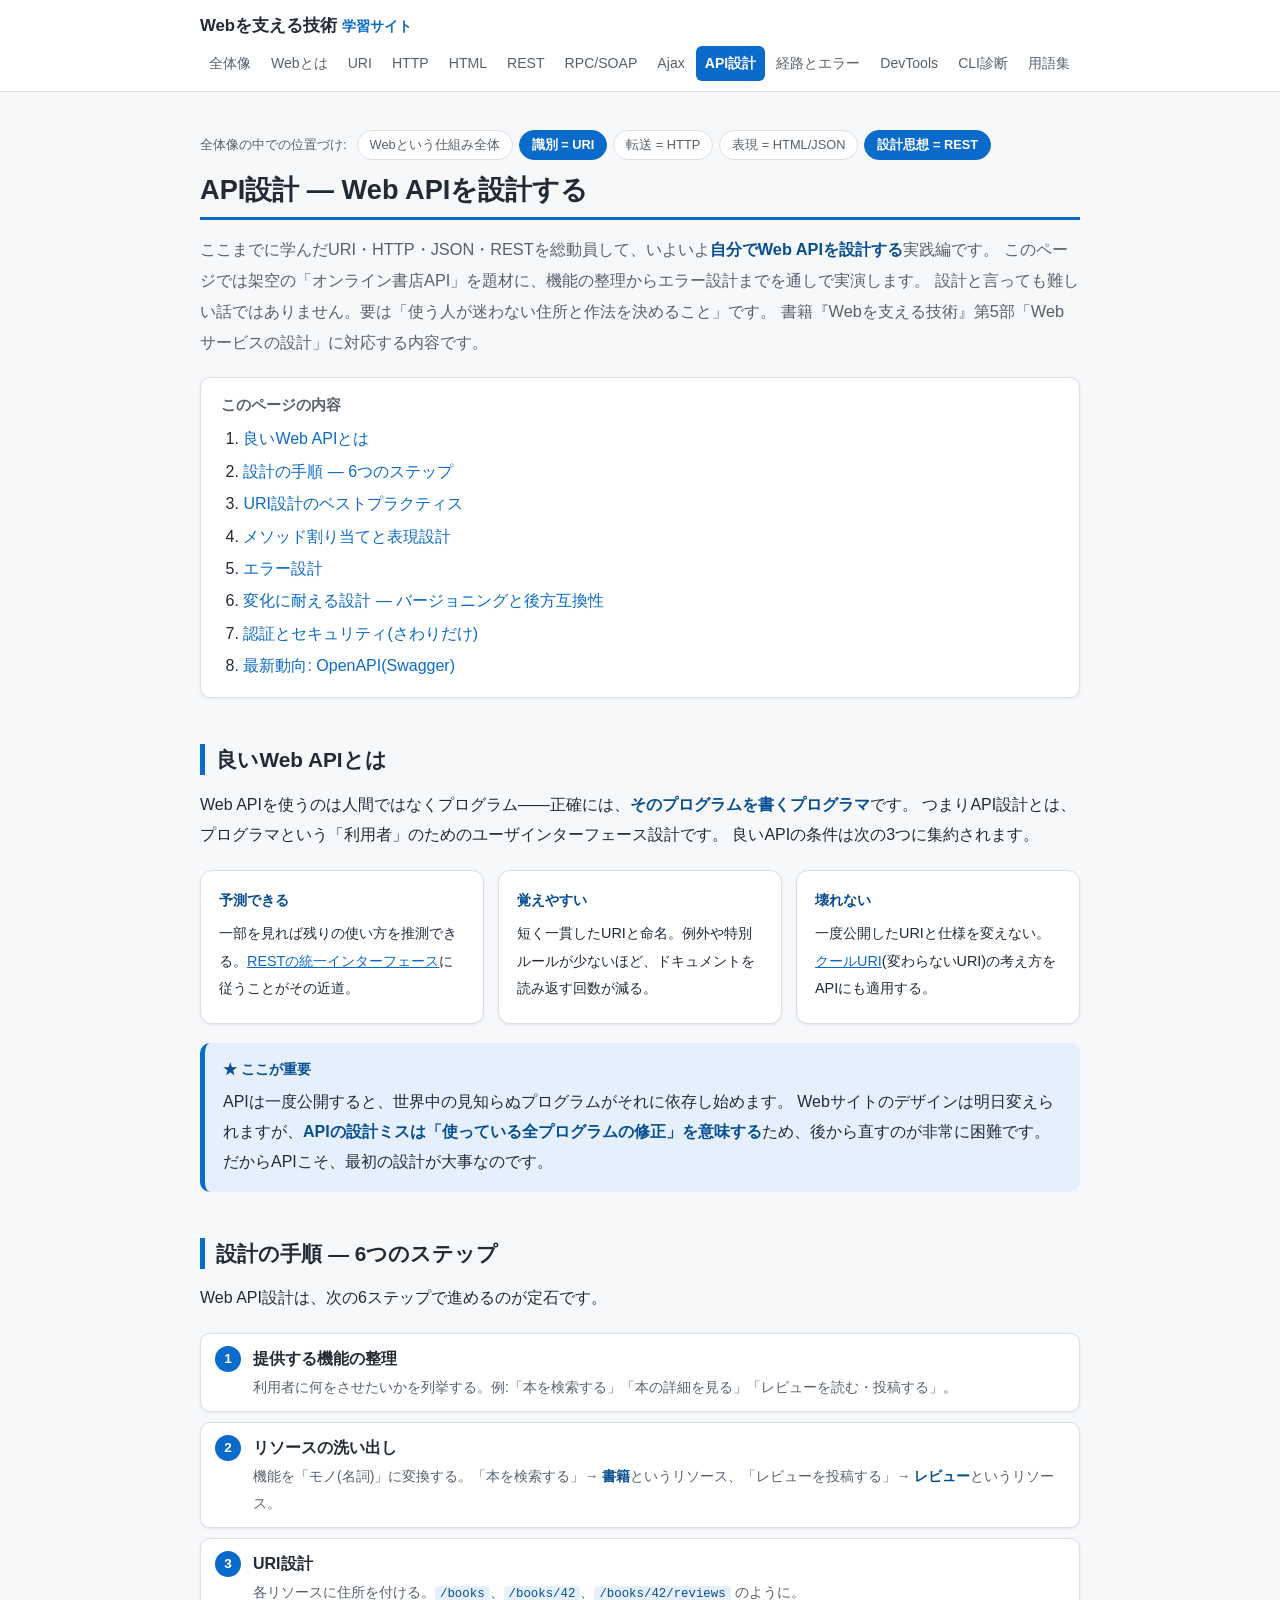
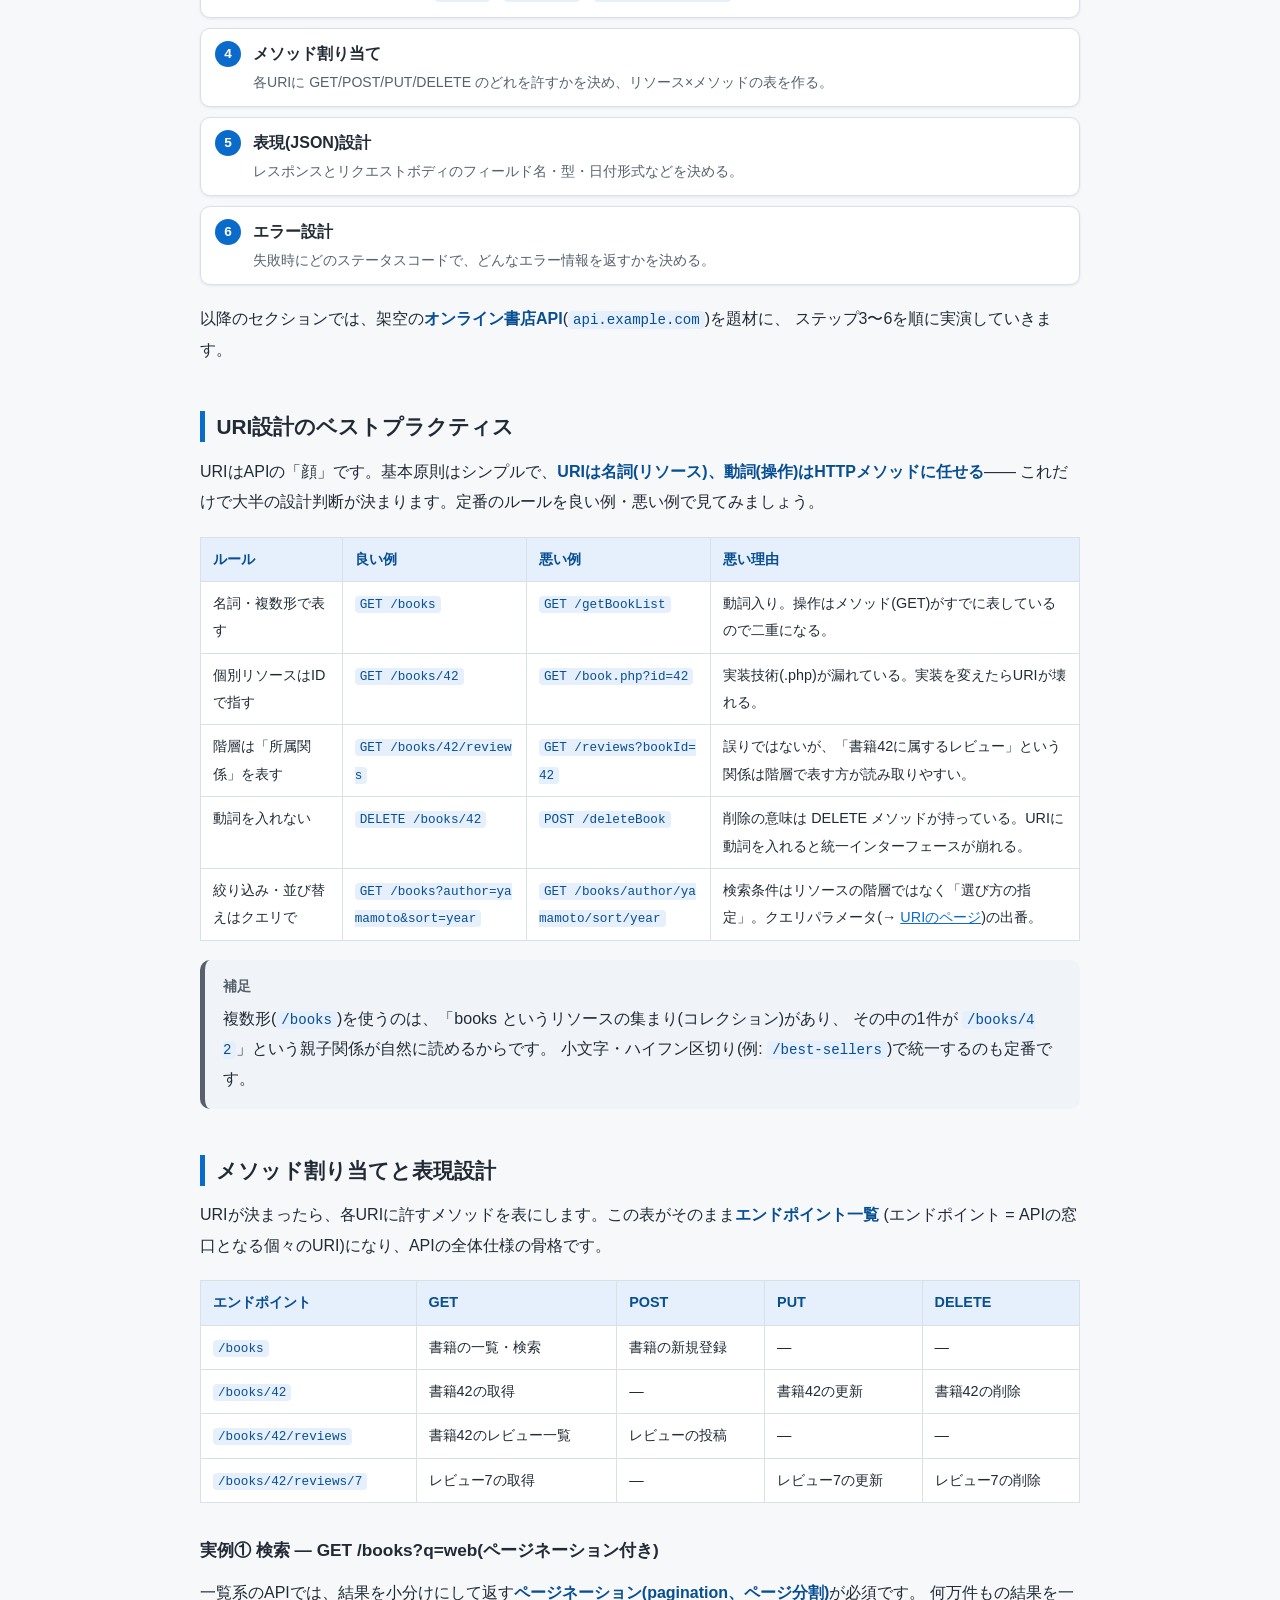
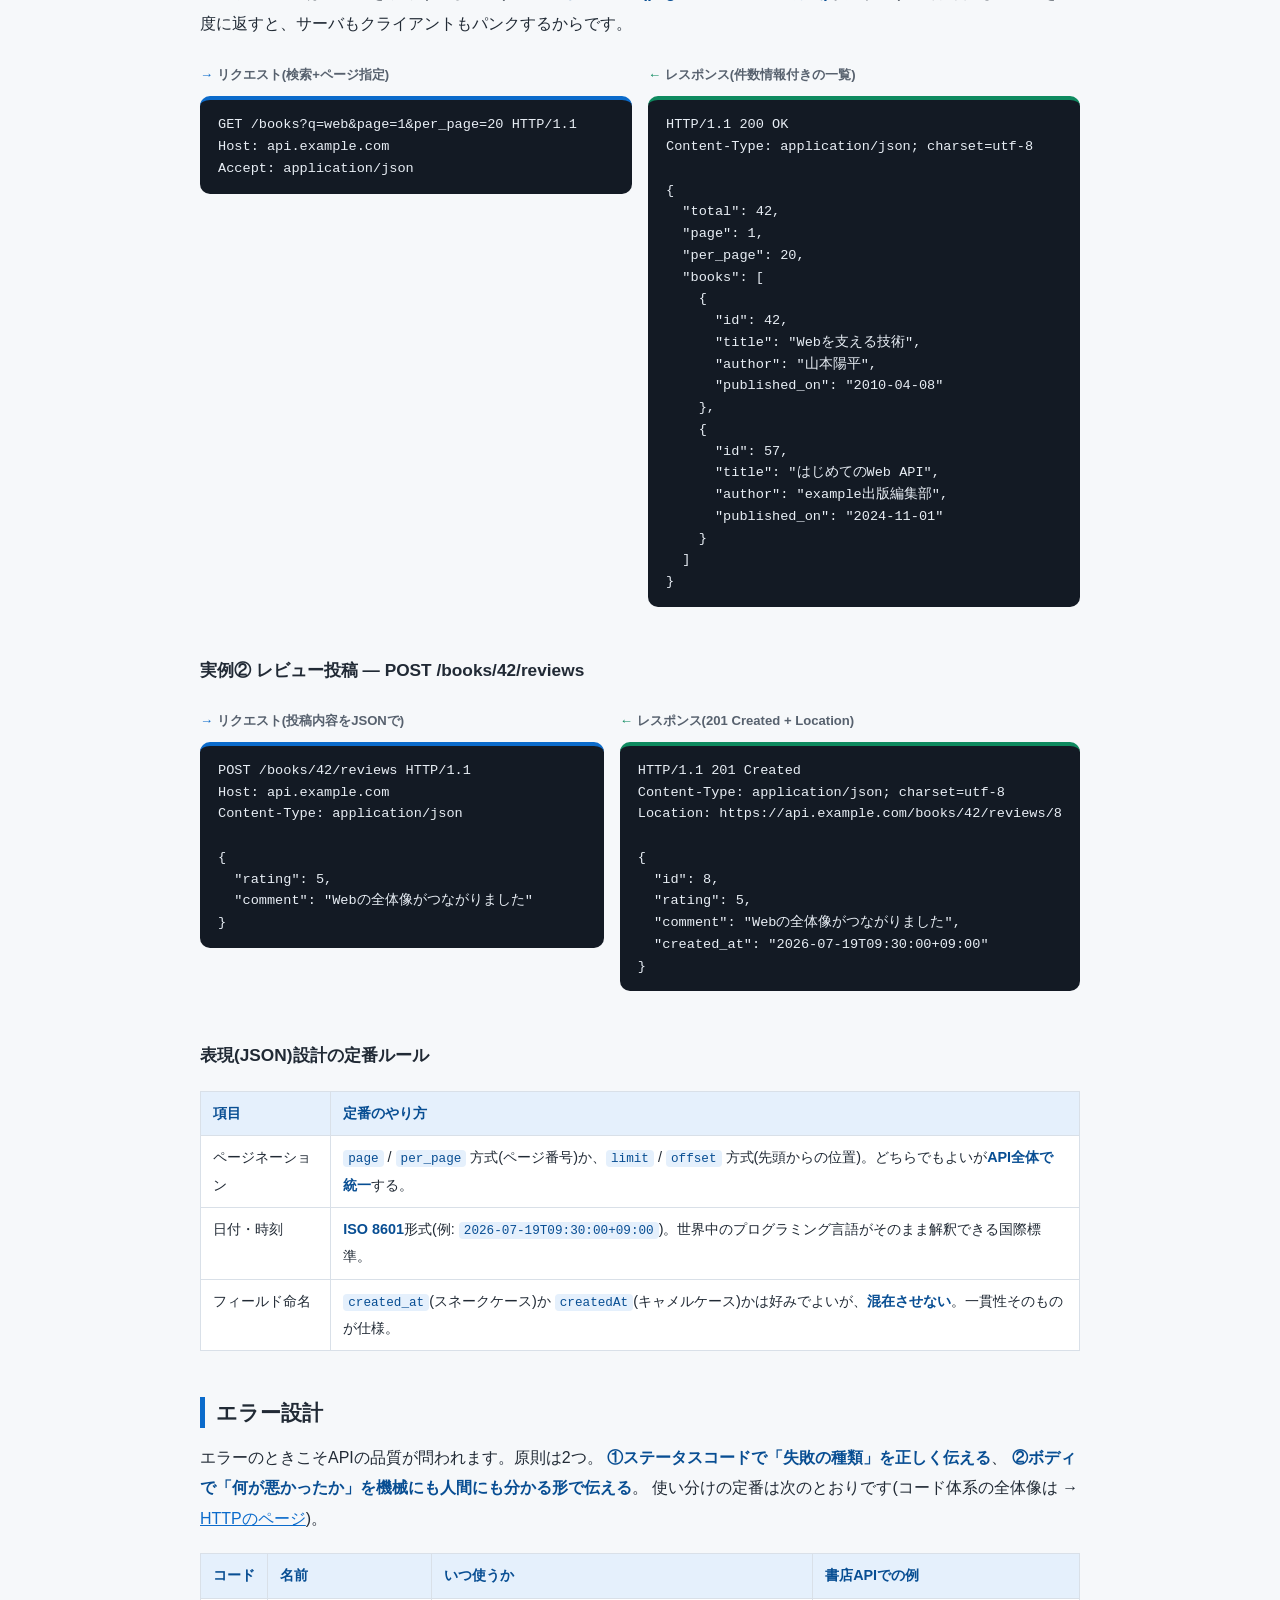
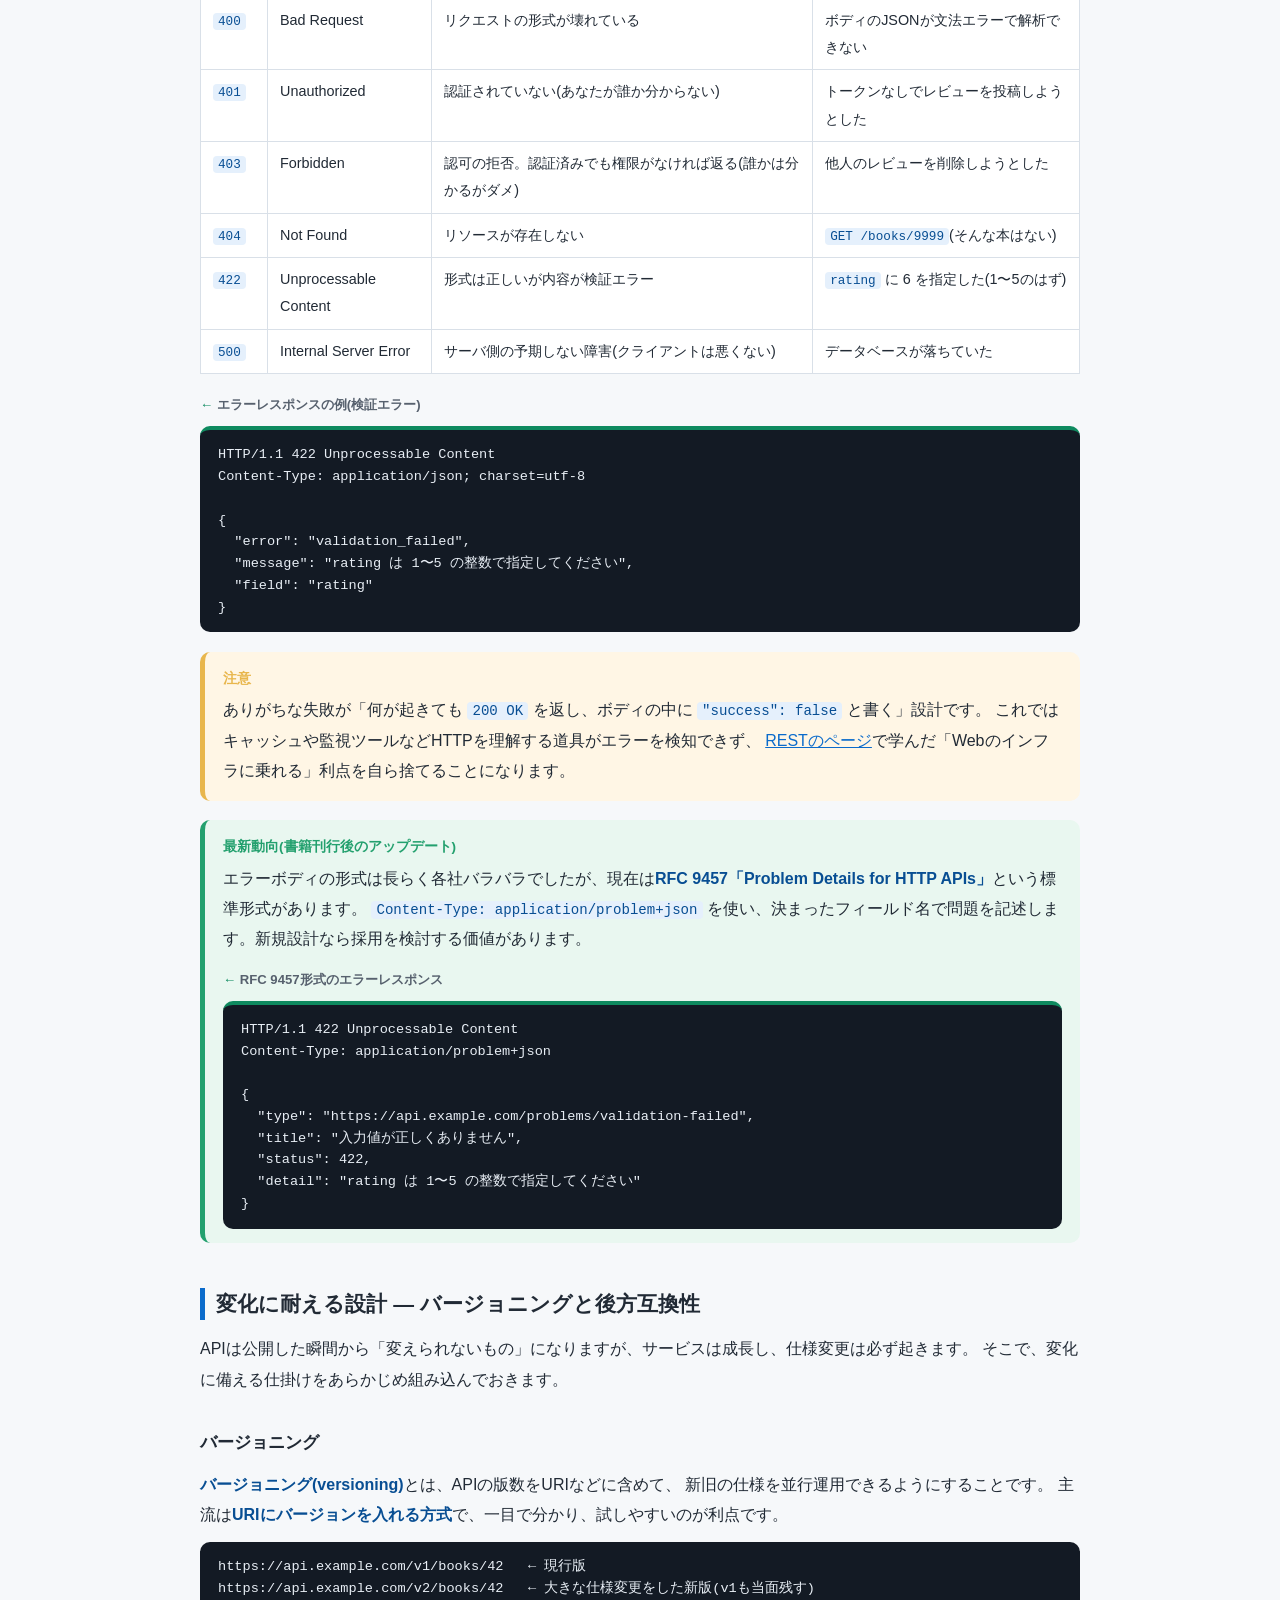
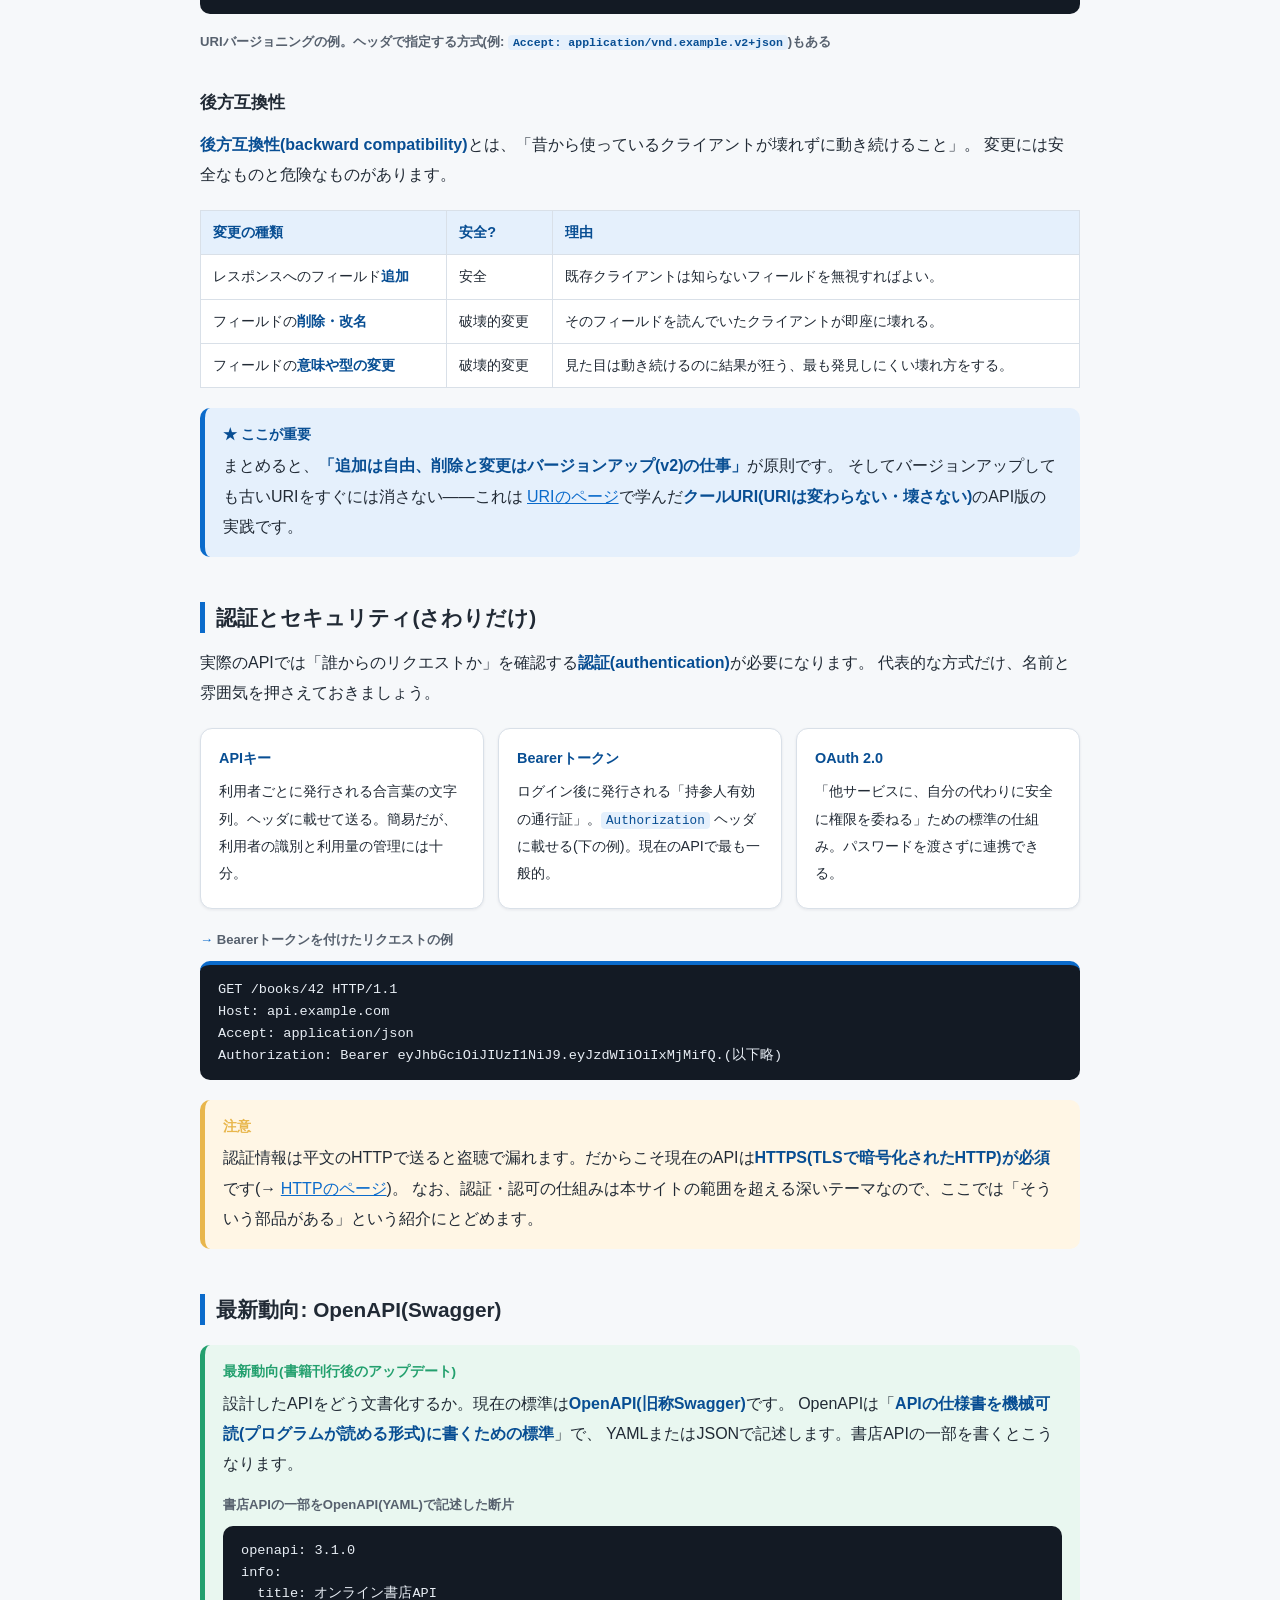
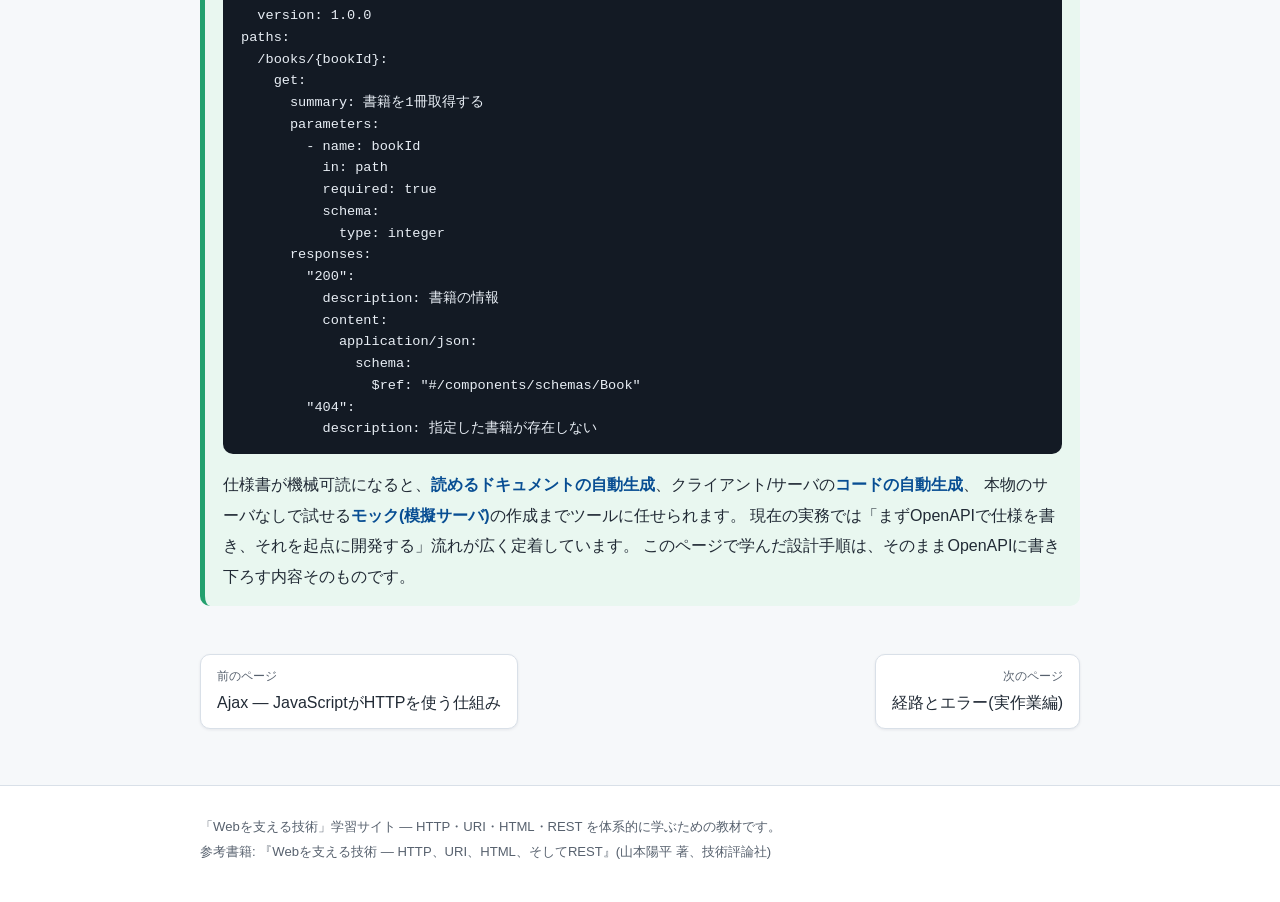
<file: learning-site/api-design.html>
<!DOCTYPE html>
<html lang="ja">
<head>
<meta charset="UTF-8">
<meta name="viewport" content="width=device-width, initial-scale=1.0">
<title>API設計 — Web APIを設計する | 「Webを支える技術」学習サイト</title>
<meta name="description" content="URI設計、メソッド割り当て、JSON表現、エラー設計、バージョニングまで、Web API設計の手順とベストプラクティスを架空の書店APIで実演します。">
<link rel="stylesheet" href="style.css">
</head>
<body>
<header class="site-header">
  <div class="container">
    <a class="site-title" href="index.html">Webを支える技術 <span>学習サイト</span></a>
    <nav class="site-nav">
      <a href="index.html">全体像</a>
      <a href="web.html">Webとは</a>
      <a href="uri.html">URI</a>
      <a href="http.html">HTTP</a>
      <a href="html.html">HTML</a>
      <a href="rest.html">REST</a>
      <a href="rpc.html">RPC/SOAP</a>
      <a href="ajax.html">Ajax</a>
      <a href="api-design.html" aria-current="page">API設計</a>
      <a href="network-path.html">経路とエラー</a>
      <a href="devtools.html">DevTools</a>
      <a href="cli-tools.html">CLI診断</a>
      <a href="glossary.html">用語集</a>
    </nav>
  </div>
</header>

<main class="container">

<div class="mini-map">
  <span class="mm-label">全体像の中での位置づけ:</span>
  <span class="mm-item">Webという仕組み全体</span>
  <span class="mm-item hl">識別 = URI</span>
  <span class="mm-item">転送 = HTTP</span>
  <span class="mm-item">表現 = HTML/JSON</span>
  <span class="mm-item hl">設計思想 = REST</span>
</div>

<h1>API設計 — Web APIを設計する</h1>

<p class="lead">
ここまでに学んだURI・HTTP・JSON・RESTを総動員して、いよいよ<strong>自分でWeb APIを設計する</strong>実践編です。
このページでは架空の「オンライン書店API」を題材に、機能の整理からエラー設計までを通しで実演します。
設計と言っても難しい話ではありません。要は「使う人が迷わない住所と作法を決めること」です。
書籍『Webを支える技術』第5部「Webサービスの設計」に対応する内容です。
</p>

<div class="toc">
  <p class="toc-title">このページの内容</p>
  <ol>
    <li><a href="#good-api">良いWeb APIとは</a></li>
    <li><a href="#steps">設計の手順 — 6つのステップ</a></li>
    <li><a href="#uri-design">URI設計のベストプラクティス</a></li>
    <li><a href="#methods">メソッド割り当てと表現設計</a></li>
    <li><a href="#error-design">エラー設計</a></li>
    <li><a href="#evolvable">変化に耐える設計 — バージョニングと後方互換性</a></li>
    <li><a href="#auth">認証とセキュリティ(さわりだけ)</a></li>
    <li><a href="#openapi">最新動向: OpenAPI(Swagger)</a></li>
  </ol>
</div>

<section id="good-api">
<h2>良いWeb APIとは</h2>

<p>
Web APIを使うのは人間ではなくプログラム——正確には、<strong>そのプログラムを書くプログラマ</strong>です。
つまりAPI設計とは、プログラマという「利用者」のためのユーザインターフェース設計です。
良いAPIの条件は次の3つに集約されます。
</p>

<div class="cards">
  <div class="card">
    <p class="card-title">予測できる</p>
    <p>一部を見れば残りの使い方を推測できる。<a href="rest.html">RESTの統一インターフェース</a>に従うことがその近道。</p>
  </div>
  <div class="card">
    <p class="card-title">覚えやすい</p>
    <p>短く一貫したURIと命名。例外や特別ルールが少ないほど、ドキュメントを読み返す回数が減る。</p>
  </div>
  <div class="card">
    <p class="card-title">壊れない</p>
    <p>一度公開したURIと仕様を変えない。<a href="uri.html#cool-uri">クールURI</a>(変わらないURI)の考え方をAPIにも適用する。</p>
  </div>
</div>

<div class="point">
<p>APIは一度公開すると、世界中の見知らぬプログラムがそれに依存し始めます。
Webサイトのデザインは明日変えられますが、<strong>APIの設計ミスは「使っている全プログラムの修正」を意味する</strong>ため、後から直すのが非常に困難です。
だからAPIこそ、最初の設計が大事なのです。</p>
</div>
</section>

<section id="steps">
<h2>設計の手順 — 6つのステップ</h2>

<p>Web API設計は、次の6ステップで進めるのが定石です。</p>

<ol class="flow">
  <li><span class="flow-title">提供する機能の整理</span>
    <span class="flow-desc">利用者に何をさせたいかを列挙する。例:「本を検索する」「本の詳細を見る」「レビューを読む・投稿する」。</span></li>
  <li><span class="flow-title">リソースの洗い出し</span>
    <span class="flow-desc">機能を「モノ(名詞)」に変換する。「本を検索する」→ <strong>書籍</strong>というリソース、「レビューを投稿する」→ <strong>レビュー</strong>というリソース。</span></li>
  <li><span class="flow-title">URI設計</span>
    <span class="flow-desc">各リソースに住所を付ける。<code>/books</code>、<code>/books/42</code>、<code>/books/42/reviews</code> のように。</span></li>
  <li><span class="flow-title">メソッド割り当て</span>
    <span class="flow-desc">各URIに GET/POST/PUT/DELETE のどれを許すかを決め、リソース×メソッドの表を作る。</span></li>
  <li><span class="flow-title">表現(JSON)設計</span>
    <span class="flow-desc">レスポンスとリクエストボディのフィールド名・型・日付形式などを決める。</span></li>
  <li><span class="flow-title">エラー設計</span>
    <span class="flow-desc">失敗時にどのステータスコードで、どんなエラー情報を返すかを決める。</span></li>
</ol>

<p>
以降のセクションでは、架空の<strong>オンライン書店API</strong>(<code>api.example.com</code>)を題材に、
ステップ3〜6を順に実演していきます。
</p>
</section>

<section id="uri-design">
<h2>URI設計のベストプラクティス</h2>

<p>
URIはAPIの「顔」です。基本原則はシンプルで、<strong>URIは名詞(リソース)、動詞(操作)はHTTPメソッドに任せる</strong>——
これだけで大半の設計判断が決まります。定番のルールを良い例・悪い例で見てみましょう。
</p>

<div class="table-scroll">
<table>
  <thead>
    <tr><th>ルール</th><th>良い例</th><th>悪い例</th><th>悪い理由</th></tr>
  </thead>
  <tbody>
    <tr>
      <td>名詞・複数形で表す</td>
      <td><code>GET /books</code></td>
      <td><code>GET /getBookList</code></td>
      <td>動詞入り。操作はメソッド(GET)がすでに表しているので二重になる。</td>
    </tr>
    <tr>
      <td>個別リソースはIDで指す</td>
      <td><code>GET /books/42</code></td>
      <td><code>GET /book.php?id=42</code></td>
      <td>実装技術(.php)が漏れている。実装を変えたらURIが壊れる。</td>
    </tr>
    <tr>
      <td>階層は「所属関係」を表す</td>
      <td><code>GET /books/42/reviews</code></td>
      <td><code>GET /reviews?bookId=42</code></td>
      <td>誤りではないが、「書籍42に属するレビュー」という関係は階層で表す方が読み取りやすい。</td>
    </tr>
    <tr>
      <td>動詞を入れない</td>
      <td><code>DELETE /books/42</code></td>
      <td><code>POST /deleteBook</code></td>
      <td>削除の意味は DELETE メソッドが持っている。URIに動詞を入れると統一インターフェースが崩れる。</td>
    </tr>
    <tr>
      <td>絞り込み・並び替えはクエリで</td>
      <td><code>GET /books?author=yamamoto&amp;sort=year</code></td>
      <td><code>GET /books/author/yamamoto/sort/year</code></td>
      <td>検索条件はリソースの階層ではなく「選び方の指定」。クエリパラメータ(→ <a href="uri.html">URIのページ</a>)の出番。</td>
    </tr>
  </tbody>
</table>
</div>

<div class="note">
<p>複数形(<code>/books</code>)を使うのは、「books というリソースの集まり(コレクション)があり、
その中の1件が <code>/books/42</code>」という親子関係が自然に読めるからです。
小文字・ハイフン区切り(例: <code>/best-sellers</code>)で統一するのも定番です。</p>
</div>
</section>

<section id="methods">
<h2>メソッド割り当てと表現設計</h2>

<p>URIが決まったら、各URIに許すメソッドを表にします。この表がそのまま<strong>エンドポイント一覧</strong>
(エンドポイント = APIの窓口となる個々のURI)になり、APIの全体仕様の骨格です。</p>

<div class="table-scroll">
<table>
  <thead>
    <tr><th>エンドポイント</th><th>GET</th><th>POST</th><th>PUT</th><th>DELETE</th></tr>
  </thead>
  <tbody>
    <tr>
      <td><code>/books</code></td>
      <td>書籍の一覧・検索</td>
      <td>書籍の新規登録</td>
      <td>—</td>
      <td>—</td>
    </tr>
    <tr>
      <td><code>/books/42</code></td>
      <td>書籍42の取得</td>
      <td>—</td>
      <td>書籍42の更新</td>
      <td>書籍42の削除</td>
    </tr>
    <tr>
      <td><code>/books/42/reviews</code></td>
      <td>書籍42のレビュー一覧</td>
      <td>レビューの投稿</td>
      <td>—</td>
      <td>—</td>
    </tr>
    <tr>
      <td><code>/books/42/reviews/7</code></td>
      <td>レビュー7の取得</td>
      <td>—</td>
      <td>レビュー7の更新</td>
      <td>レビュー7の削除</td>
    </tr>
  </tbody>
</table>
</div>

<h3>実例① 検索 — GET /books?q=web(ページネーション付き)</h3>

<p>
一覧系のAPIでは、結果を小分けにして返す<strong>ページネーション(pagination、ページ分割)</strong>が必須です。
何万件もの結果を一度に返すと、サーバもクライアントもパンクするからです。
</p>

<div class="http-pair side">
<div>
<p class="code-caption req">リクエスト(検索+ページ指定)</p>
<pre class="req"><code>GET /books?q=web&amp;page=1&amp;per_page=20 HTTP/1.1
Host: api.example.com
Accept: application/json</code></pre>
</div>
<div>
<p class="code-caption res">レスポンス(件数情報付きの一覧)</p>
<pre class="res"><code>HTTP/1.1 200 OK
Content-Type: application/json; charset=utf-8

{
  "total": 42,
  "page": 1,
  "per_page": 20,
  "books": [
    {
      "id": 42,
      "title": "Webを支える技術",
      "author": "山本陽平",
      "published_on": "2010-04-08"
    },
    {
      "id": 57,
      "title": "はじめてのWeb API",
      "author": "example出版編集部",
      "published_on": "2024-11-01"
    }
  ]
}</code></pre>
</div>
</div>

<h3>実例② レビュー投稿 — POST /books/42/reviews</h3>

<div class="http-pair side">
<div>
<p class="code-caption req">リクエスト(投稿内容をJSONで)</p>
<pre class="req"><code>POST /books/42/reviews HTTP/1.1
Host: api.example.com
Content-Type: application/json

{
  "rating": 5,
  "comment": "Webの全体像がつながりました"
}</code></pre>
</div>
<div>
<p class="code-caption res">レスポンス(201 Created + Location)</p>
<pre class="res"><code>HTTP/1.1 201 Created
Content-Type: application/json; charset=utf-8
Location: https://api.example.com/books/42/reviews/8

{
  "id": 8,
  "rating": 5,
  "comment": "Webの全体像がつながりました",
  "created_at": "2026-07-19T09:30:00+09:00"
}</code></pre>
</div>
</div>

<h3>表現(JSON)設計の定番ルール</h3>

<div class="table-scroll">
<table>
  <thead>
    <tr><th>項目</th><th>定番のやり方</th></tr>
  </thead>
  <tbody>
    <tr>
      <td>ページネーション</td>
      <td><code>page</code> / <code>per_page</code> 方式(ページ番号)か、<code>limit</code> / <code>offset</code> 方式(先頭からの位置)。どちらでもよいが<strong>API全体で統一</strong>する。</td>
    </tr>
    <tr>
      <td>日付・時刻</td>
      <td><strong>ISO 8601</strong>形式(例: <code>2026-07-19T09:30:00+09:00</code>)。世界中のプログラミング言語がそのまま解釈できる国際標準。</td>
    </tr>
    <tr>
      <td>フィールド命名</td>
      <td><code>created_at</code>(スネークケース)か <code>createdAt</code>(キャメルケース)かは好みでよいが、<strong>混在させない</strong>。一貫性そのものが仕様。</td>
    </tr>
  </tbody>
</table>
</div>
</section>

<section id="error-design">
<h2>エラー設計</h2>

<p>
エラーのときこそAPIの品質が問われます。原則は2つ。
<strong>①ステータスコードで「失敗の種類」を正しく伝える</strong>、
<strong>②ボディで「何が悪かったか」を機械にも人間にも分かる形で伝える</strong>。
使い分けの定番は次のとおりです(コード体系の全体像は → <a href="http.html">HTTPのページ</a>)。
</p>

<div class="table-scroll">
<table>
  <thead>
    <tr><th>コード</th><th>名前</th><th>いつ使うか</th><th>書店APIでの例</th></tr>
  </thead>
  <tbody>
    <tr>
      <td><code>400</code></td>
      <td>Bad Request</td>
      <td>リクエストの形式が壊れている</td>
      <td>ボディのJSONが文法エラーで解析できない</td>
    </tr>
    <tr>
      <td><code>401</code></td>
      <td>Unauthorized</td>
      <td>認証されていない(あなたが誰か分からない)</td>
      <td>トークンなしでレビューを投稿しようとした</td>
    </tr>
    <tr>
      <td><code>403</code></td>
      <td>Forbidden</td>
      <td>認可の拒否。認証済みでも権限がなければ返る(誰かは分かるがダメ)</td>
      <td>他人のレビューを削除しようとした</td>
    </tr>
    <tr>
      <td><code>404</code></td>
      <td>Not Found</td>
      <td>リソースが存在しない</td>
      <td><code>GET /books/9999</code>(そんな本はない)</td>
    </tr>
    <tr>
      <td><code>422</code></td>
      <td>Unprocessable Content</td>
      <td>形式は正しいが内容が検証エラー</td>
      <td><code>rating</code> に 6 を指定した(1〜5のはず)</td>
    </tr>
    <tr>
      <td><code>500</code></td>
      <td>Internal Server Error</td>
      <td>サーバ側の予期しない障害(クライアントは悪くない)</td>
      <td>データベースが落ちていた</td>
    </tr>
  </tbody>
</table>
</div>

<p class="code-caption res">エラーレスポンスの例(検証エラー)</p>
<pre class="res"><code>HTTP/1.1 422 Unprocessable Content
Content-Type: application/json; charset=utf-8

{
  "error": "validation_failed",
  "message": "rating は 1〜5 の整数で指定してください",
  "field": "rating"
}</code></pre>

<div class="warn">
<p>ありがちな失敗が「何が起きても <code>200 OK</code> を返し、ボディの中に <code>"success": false</code> と書く」設計です。
これではキャッシュや監視ツールなどHTTPを理解する道具がエラーを検知できず、
<a href="rest.html">RESTのページ</a>で学んだ「Webのインフラに乗れる」利点を自ら捨てることになります。</p>
</div>

<div class="modern">
<p>エラーボディの形式は長らく各社バラバラでしたが、現在は<strong>RFC 9457「Problem Details for HTTP APIs」</strong>という標準形式があります。
<code>Content-Type: application/problem+json</code> を使い、決まったフィールド名で問題を記述します。新規設計なら採用を検討する価値があります。</p>

<p class="code-caption res">RFC 9457形式のエラーレスポンス</p>
<pre class="res"><code>HTTP/1.1 422 Unprocessable Content
Content-Type: application/problem+json

{
  "type": "https://api.example.com/problems/validation-failed",
  "title": "入力値が正しくありません",
  "status": 422,
  "detail": "rating は 1〜5 の整数で指定してください"
}</code></pre>
</div>
</section>

<section id="evolvable">
<h2>変化に耐える設計 — バージョニングと後方互換性</h2>

<p>
APIは公開した瞬間から「変えられないもの」になりますが、サービスは成長し、仕様変更は必ず起きます。
そこで、変化に備える仕掛けをあらかじめ組み込んでおきます。
</p>

<h3>バージョニング</h3>

<p>
<strong>バージョニング(versioning)</strong>とは、APIの版数をURIなどに含めて、
新旧の仕様を並行運用できるようにすることです。
主流は<strong>URIにバージョンを入れる方式</strong>で、一目で分かり、試しやすいのが利点です。
</p>

<pre><code>https://api.example.com/v1/books/42   ← 現行版
https://api.example.com/v2/books/42   ← 大きな仕様変更をした新版(v1も当面残す)</code></pre>
<p class="code-caption">URIバージョニングの例。ヘッダで指定する方式(例: <code>Accept: application/vnd.example.v2+json</code>)もある</p>

<h3>後方互換性</h3>

<p>
<strong>後方互換性(backward compatibility)</strong>とは、「昔から使っているクライアントが壊れずに動き続けること」。
変更には安全なものと危険なものがあります。
</p>

<div class="table-scroll">
<table>
  <thead>
    <tr><th>変更の種類</th><th>安全?</th><th>理由</th></tr>
  </thead>
  <tbody>
    <tr>
      <td>レスポンスへのフィールド<strong>追加</strong></td>
      <td>安全</td>
      <td>既存クライアントは知らないフィールドを無視すればよい。</td>
    </tr>
    <tr>
      <td>フィールドの<strong>削除・改名</strong></td>
      <td>破壊的変更</td>
      <td>そのフィールドを読んでいたクライアントが即座に壊れる。</td>
    </tr>
    <tr>
      <td>フィールドの<strong>意味や型の変更</strong></td>
      <td>破壊的変更</td>
      <td>見た目は動き続けるのに結果が狂う、最も発見しにくい壊れ方をする。</td>
    </tr>
  </tbody>
</table>
</div>

<div class="point">
<p>まとめると、<strong>「追加は自由、削除と変更はバージョンアップ(v2)の仕事」</strong>が原則です。
そしてバージョンアップしても古いURIをすぐには消さない——これは
<a href="uri.html#cool-uri">URIのページ</a>で学んだ<strong>クールURI(URIは変わらない・壊さない)</strong>のAPI版の実践です。</p>
</div>
</section>

<section id="auth">
<h2>認証とセキュリティ(さわりだけ)</h2>

<p>
実際のAPIでは「誰からのリクエストか」を確認する<strong>認証(authentication)</strong>が必要になります。
代表的な方式だけ、名前と雰囲気を押さえておきましょう。
</p>

<div class="cards">
  <div class="card">
    <p class="card-title">APIキー</p>
    <p>利用者ごとに発行される合言葉の文字列。ヘッダに載せて送る。簡易だが、利用者の識別と利用量の管理には十分。</p>
  </div>
  <div class="card">
    <p class="card-title">Bearerトークン</p>
    <p>ログイン後に発行される「持参人有効の通行証」。<code>Authorization</code> ヘッダに載せる(下の例)。現在のAPIで最も一般的。</p>
  </div>
  <div class="card">
    <p class="card-title">OAuth 2.0</p>
    <p>「他サービスに、自分の代わりに安全に権限を委ねる」ための標準の仕組み。パスワードを渡さずに連携できる。</p>
  </div>
</div>

<p class="code-caption req">Bearerトークンを付けたリクエストの例</p>
<pre class="req"><code>GET /books/42 HTTP/1.1
Host: api.example.com
Accept: application/json
Authorization: Bearer eyJhbGciOiJIUzI1NiJ9.eyJzdWIiOiIxMjMifQ.(以下略)</code></pre>

<div class="warn">
<p>認証情報は平文のHTTPで送ると盗聴で漏れます。だからこそ現在のAPIは<strong>HTTPS(TLSで暗号化されたHTTP)が必須</strong>です(→ <a href="http.html">HTTPのページ</a>)。
なお、認証・認可の仕組みは本サイトの範囲を超える深いテーマなので、ここでは「そういう部品がある」という紹介にとどめます。</p>
</div>
</section>

<section id="openapi">
<h2>最新動向: OpenAPI(Swagger)</h2>

<div class="modern">
<p>
設計したAPIをどう文書化するか。現在の標準は<strong>OpenAPI(旧称Swagger)</strong>です。
OpenAPIは「<strong>APIの仕様書を機械可読(プログラムが読める形式)に書くための標準</strong>」で、
YAMLまたはJSONで記述します。書店APIの一部を書くとこうなります。
</p>

<p class="code-caption">書店APIの一部をOpenAPI(YAML)で記述した断片</p>
<pre><code>openapi: 3.1.0
info:
  title: オンライン書店API
  version: 1.0.0
paths:
  /books/{bookId}:
    get:
      summary: 書籍を1冊取得する
      parameters:
        - name: bookId
          in: path
          required: true
          schema:
            type: integer
      responses:
        "200":
          description: 書籍の情報
          content:
            application/json:
              schema:
                $ref: "#/components/schemas/Book"
        "404":
          description: 指定した書籍が存在しない</code></pre>

<p>
仕様書が機械可読になると、<strong>読めるドキュメントの自動生成</strong>、クライアント/サーバの<strong>コードの自動生成</strong>、
本物のサーバなしで試せる<strong>モック(模擬サーバ)</strong>の作成までツールに任せられます。
現在の実務では「まずOpenAPIで仕様を書き、それを起点に開発する」流れが広く定着しています。
このページで学んだ設計手順は、そのままOpenAPIに書き下ろす内容そのものです。
</p>
</div>
</section>

<nav class="page-nav">
  <a class="prev" href="ajax.html"><span class="nav-dir">前のページ</span>Ajax — JavaScriptがHTTPを使う仕組み</a>
  <a class="next" href="network-path.html"><span class="nav-dir">次のページ</span>経路とエラー(実作業編)</a>
</nav>

</main>

<footer class="site-footer">
  <div class="container">
    <p>「Webを支える技術」学習サイト — HTTP・URI・HTML・REST を体系的に学ぶための教材です。<br>
    参考書籍: 『Webを支える技術 — HTTP、URI、HTML、そしてREST』(山本陽平 著、技術評論社)</p>
  </div>
</footer>
</body>
</html>
</file>
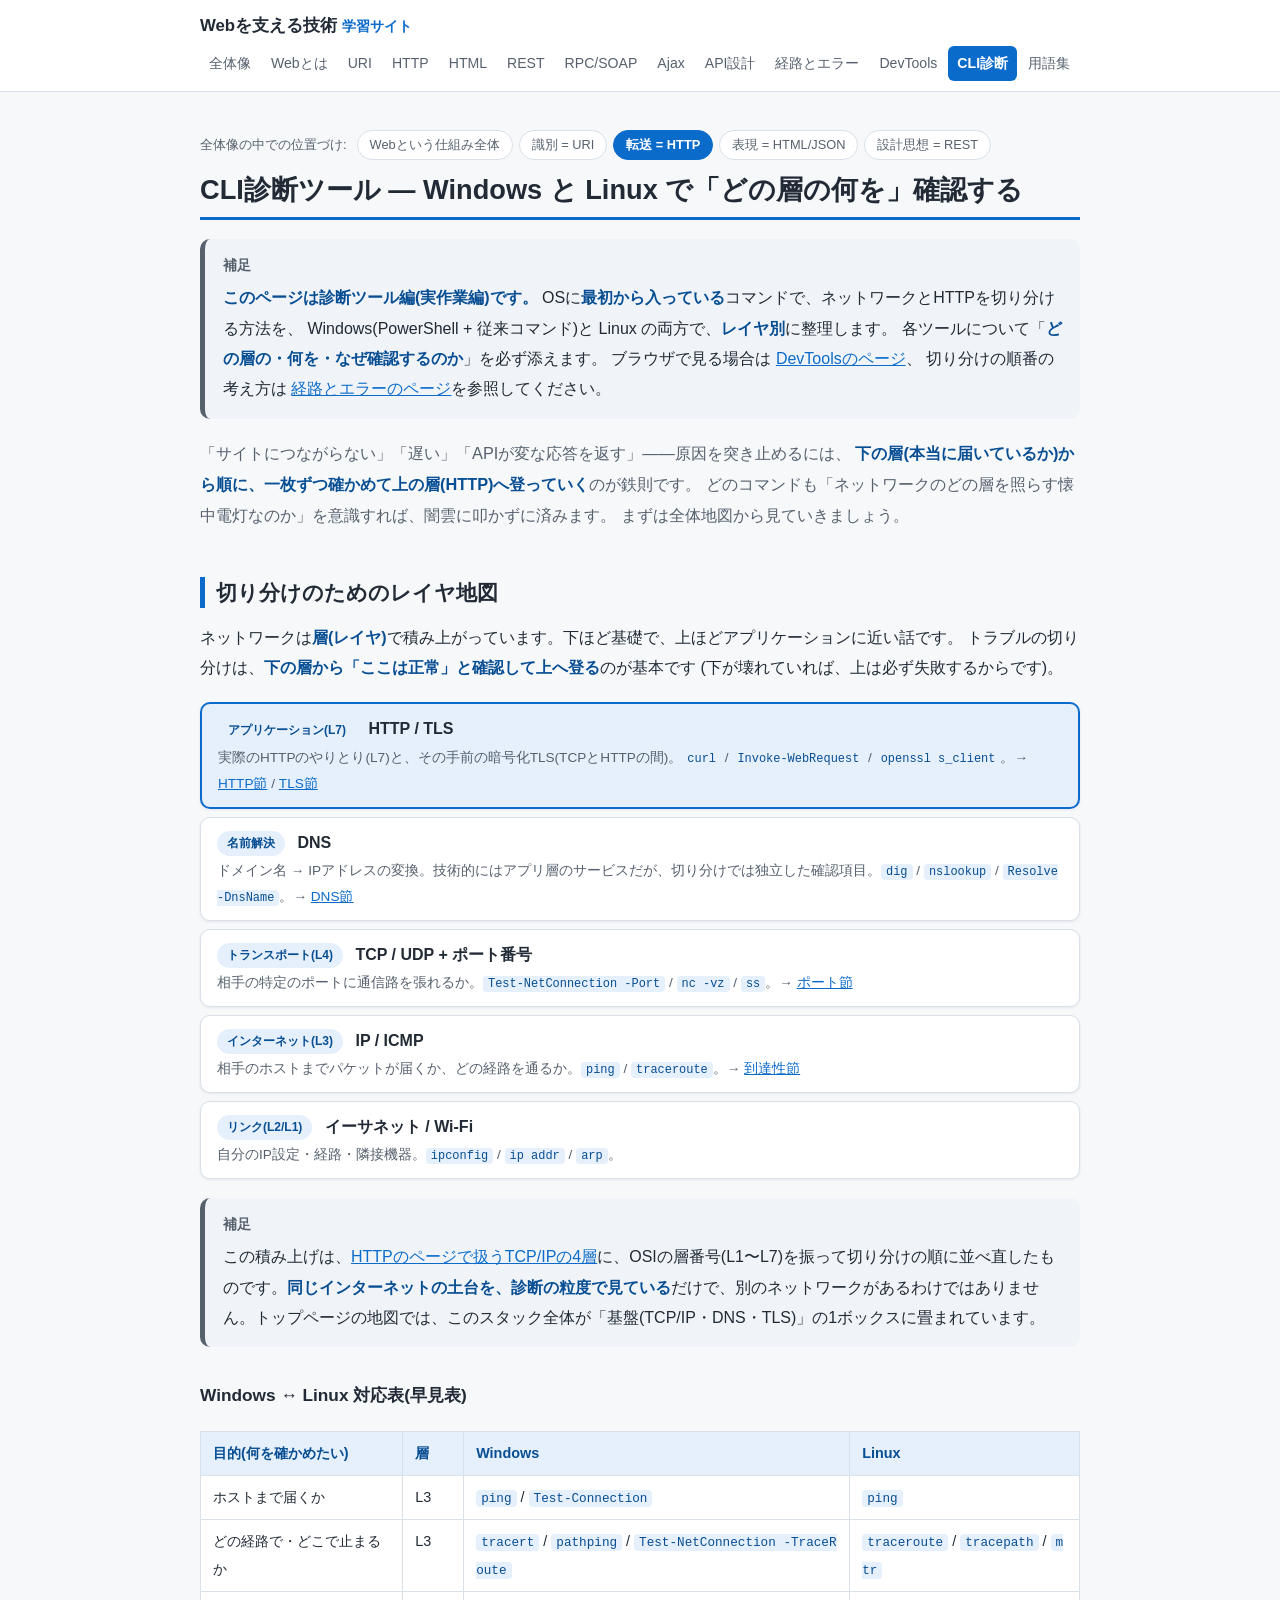
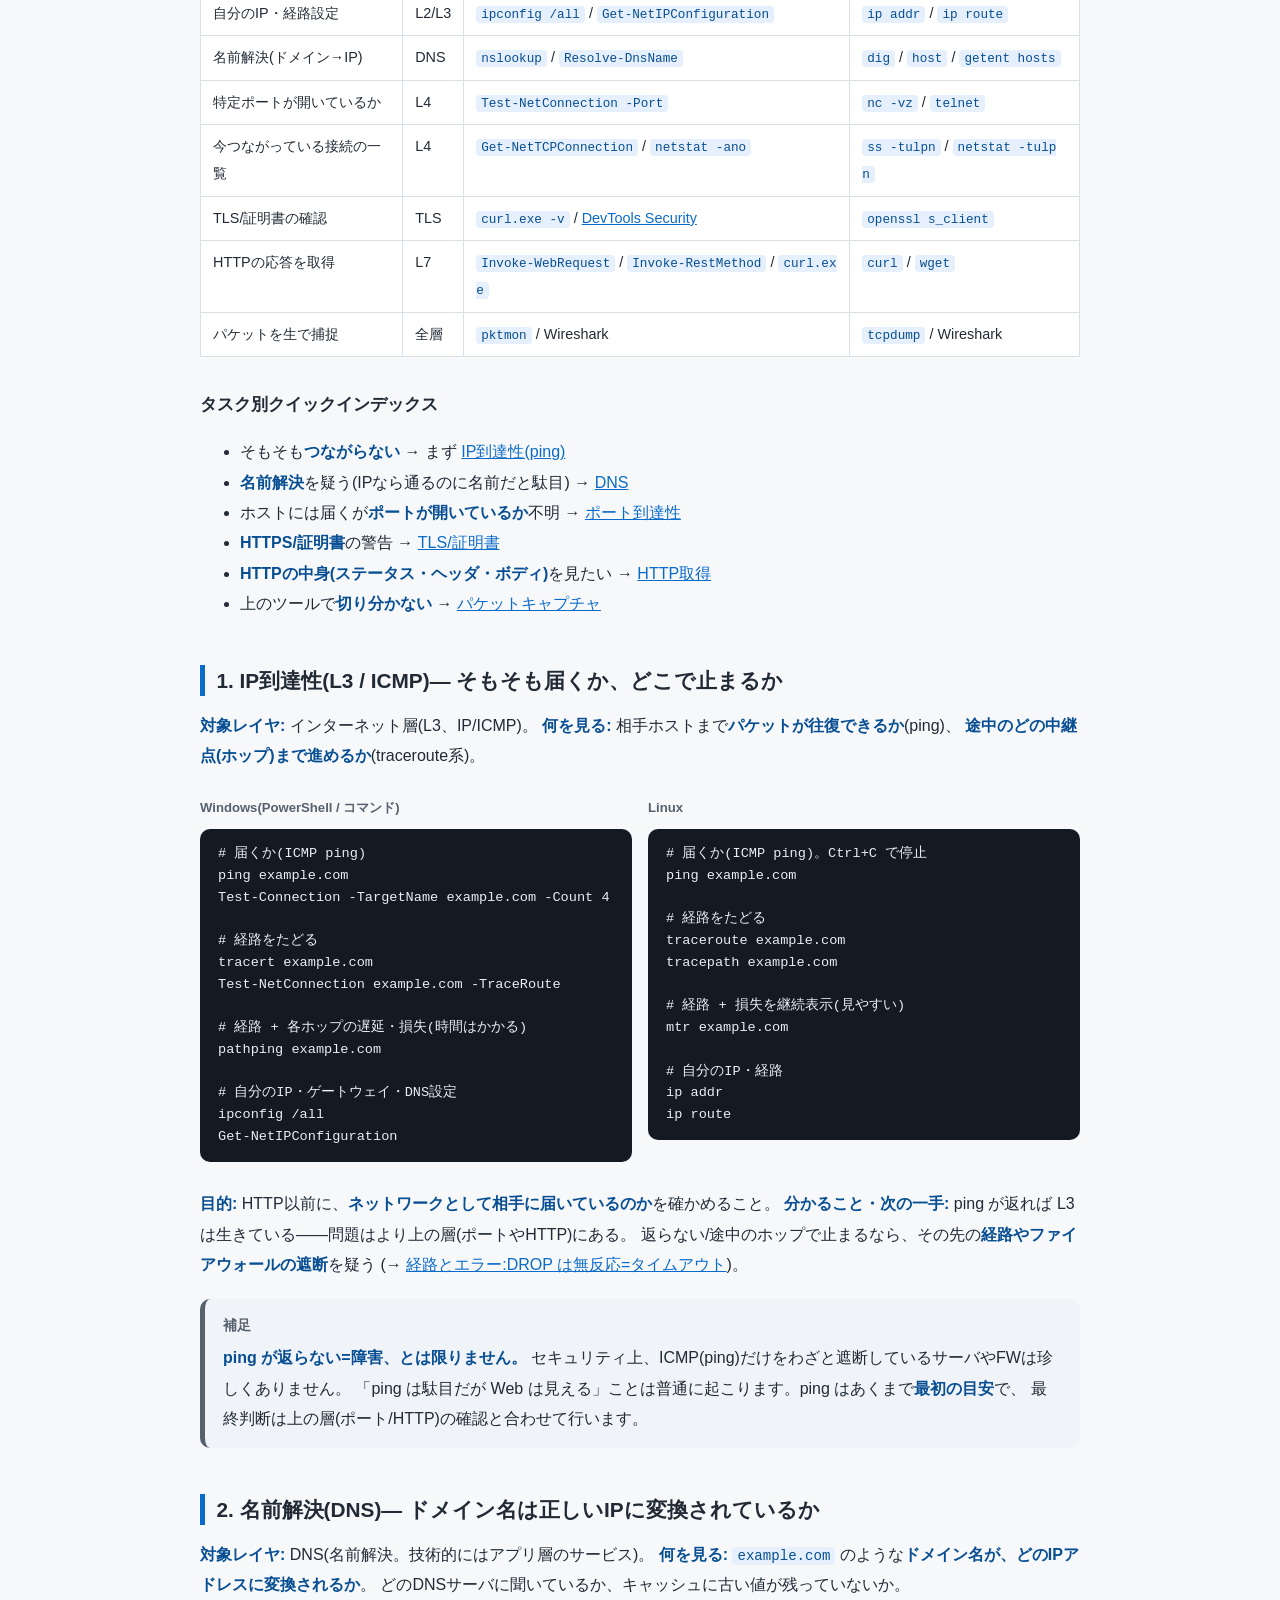
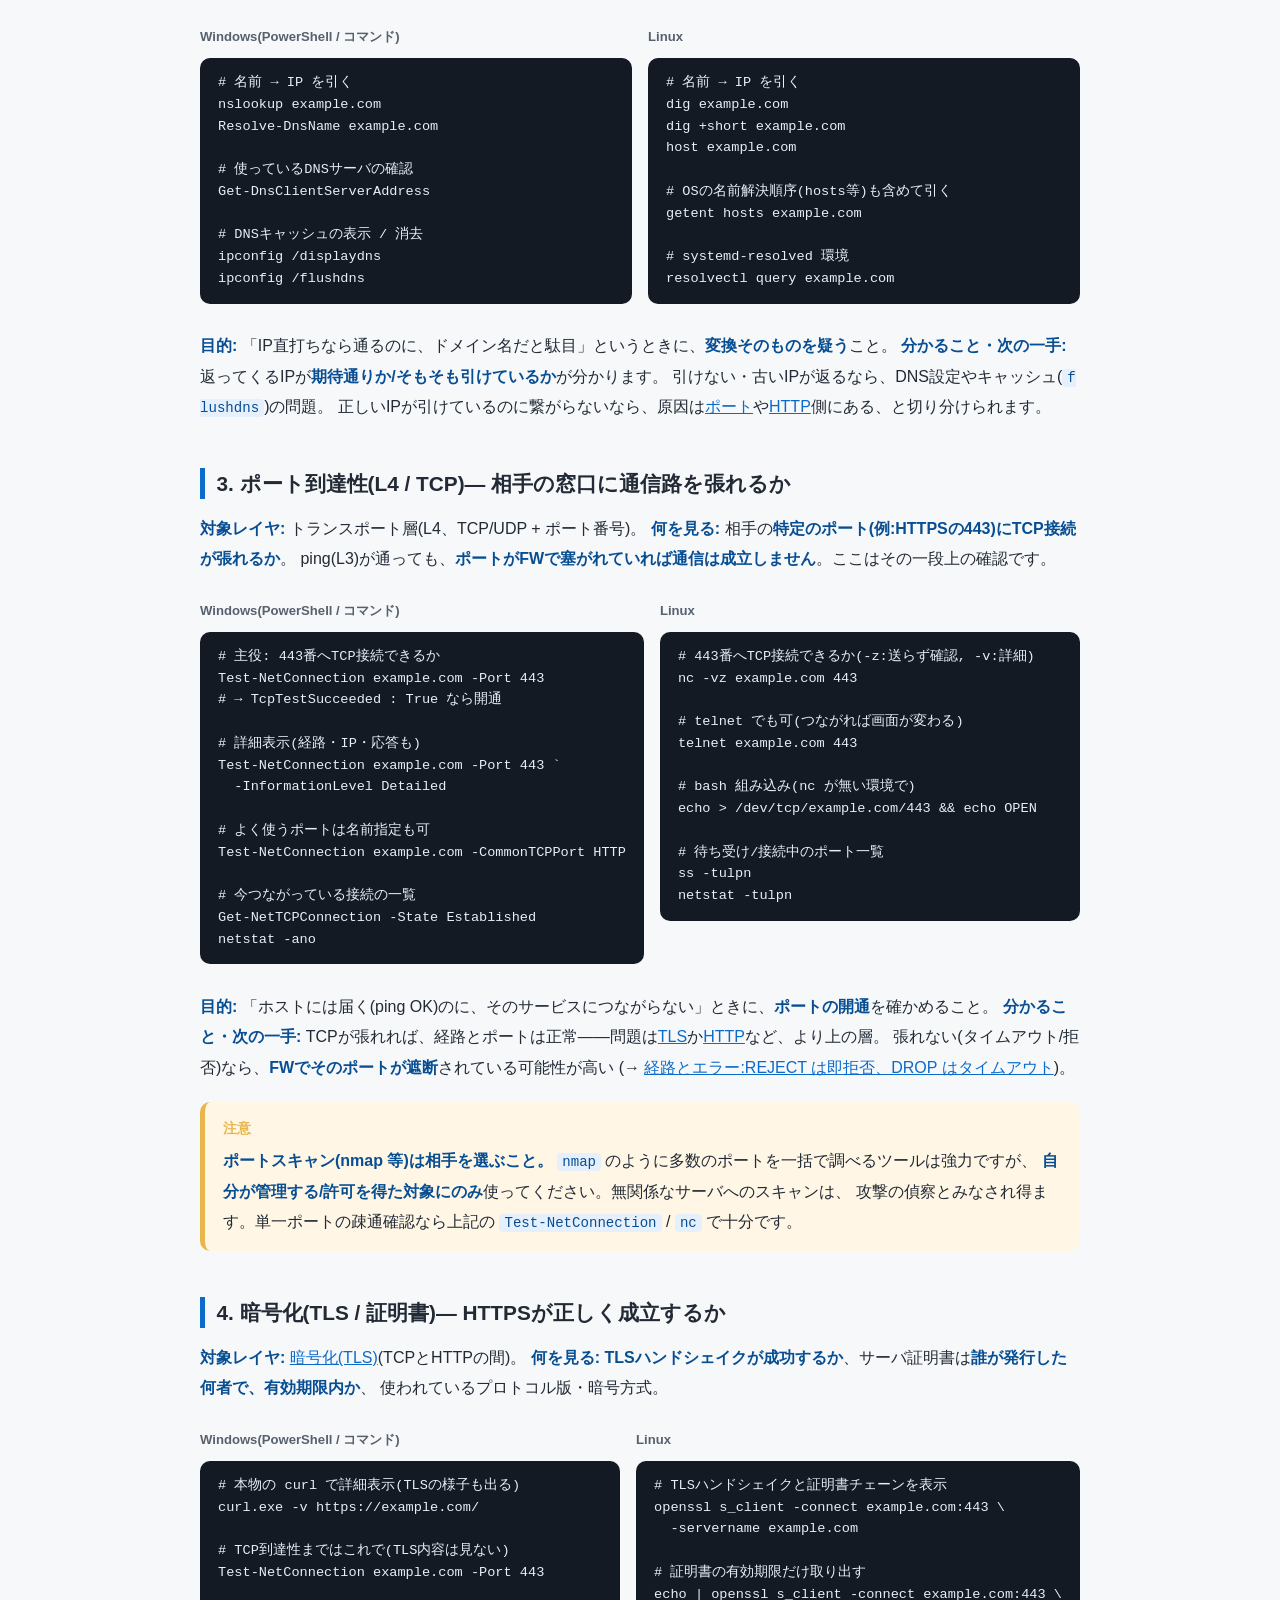
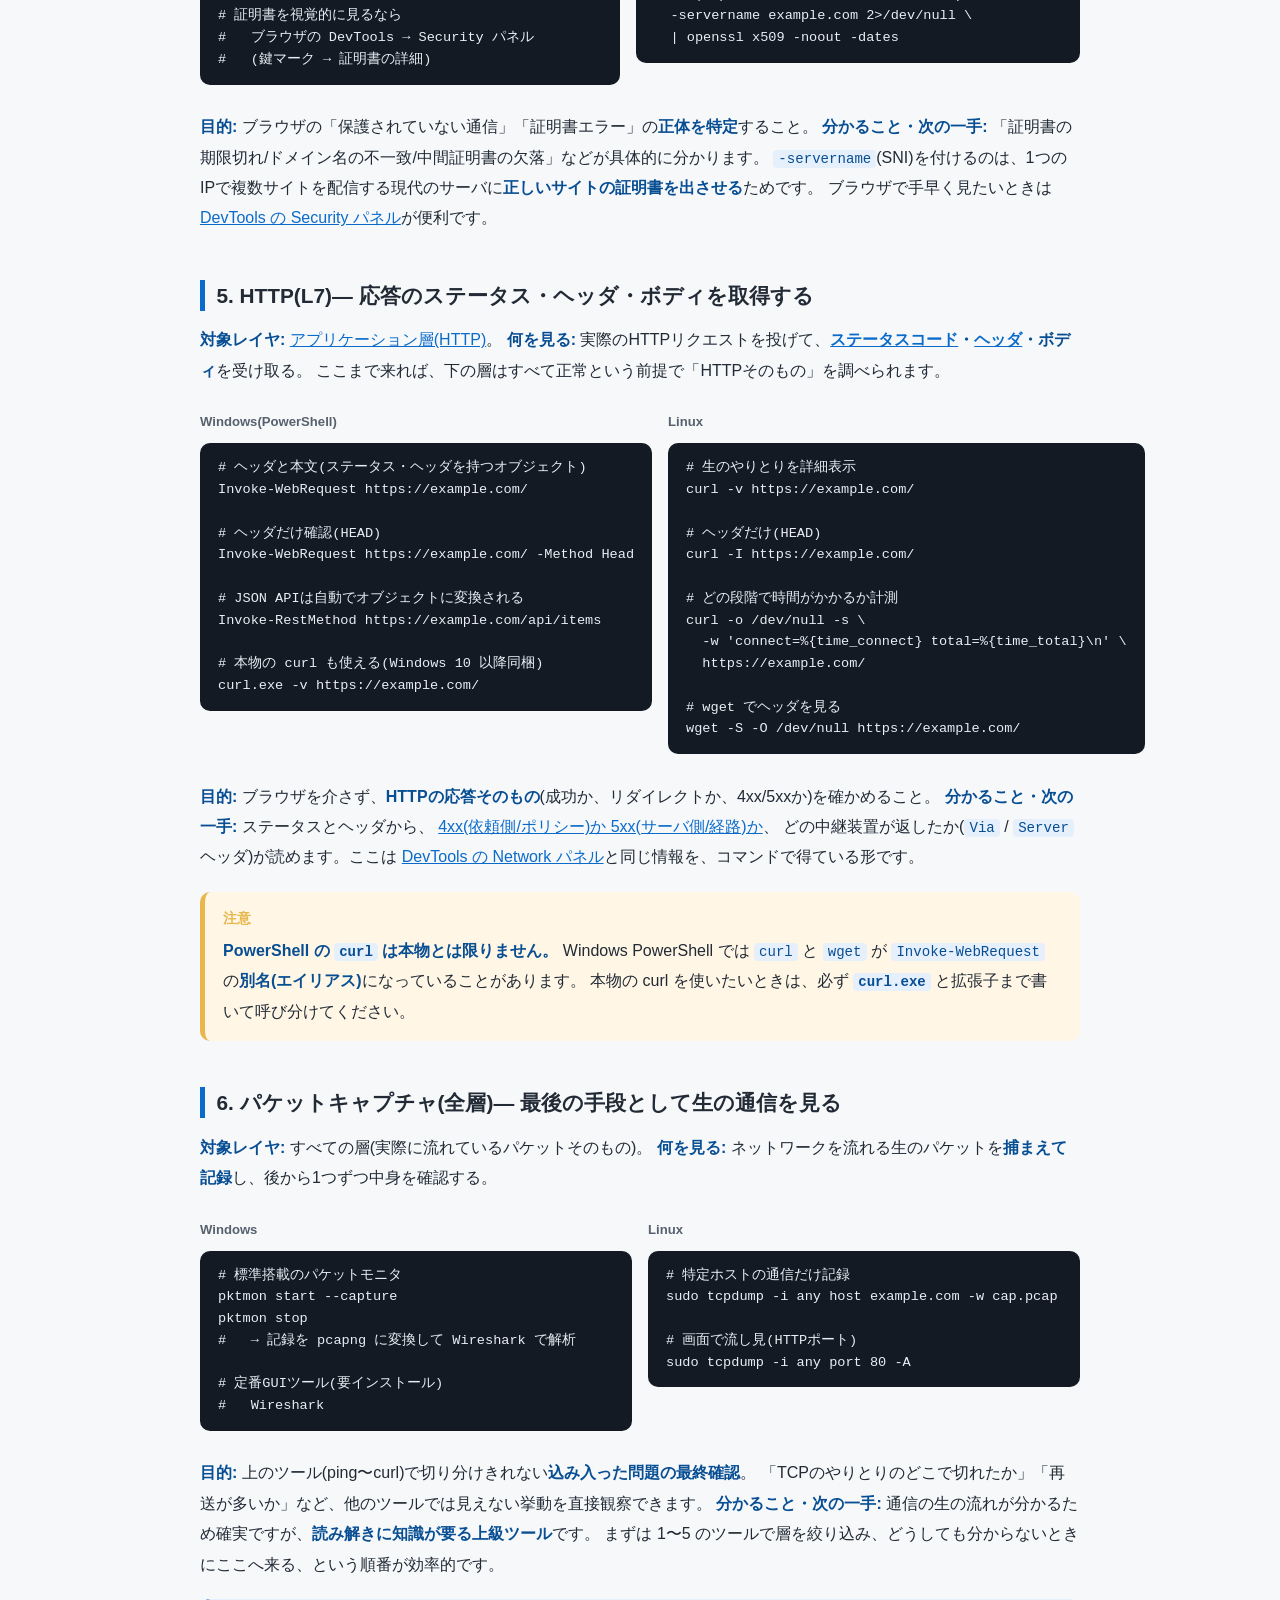
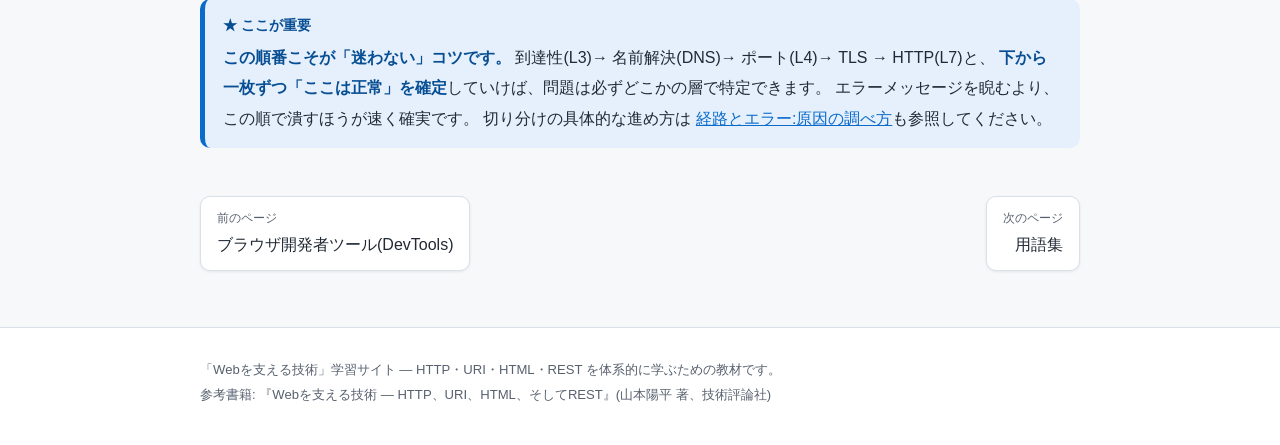
<file: learning-site/cli-tools.html>
<!DOCTYPE html>
<html lang="ja">
<head>
<meta charset="UTF-8">
<meta name="viewport" content="width=device-width, initial-scale=1.0">
<title>CLI診断ツール(Windows / Linux) | 「Webを支える技術」学習サイト</title>
<meta name="description" content="Windows(PowerShellのTest-NetConnection等)とLinux(ping/dig/curl/openssl等)に標準で入っているネットワーク診断コマンドを、ネットワークのどの層の何を確認する道具なのか、目的と分かることを添えてレイヤ別に整理します。">
<link rel="stylesheet" href="style.css">
</head>
<body>
<header class="site-header">
  <div class="container">
    <a class="site-title" href="index.html">Webを支える技術 <span>学習サイト</span></a>
    <nav class="site-nav">
      <a href="index.html">全体像</a>
      <a href="web.html">Webとは</a>
      <a href="uri.html">URI</a>
      <a href="http.html">HTTP</a>
      <a href="html.html">HTML</a>
      <a href="rest.html">REST</a>
      <a href="rpc.html">RPC/SOAP</a>
      <a href="ajax.html">Ajax</a>
      <a href="api-design.html">API設計</a>
      <a href="network-path.html">経路とエラー</a>
      <a href="devtools.html">DevTools</a>
      <a href="cli-tools.html" aria-current="page">CLI診断</a>
      <a href="glossary.html">用語集</a>
    </nav>
  </div>
</header>

<main class="container">

<div class="mini-map">
  <span class="mm-label">全体像の中での位置づけ:</span>
  <span class="mm-item">Webという仕組み全体</span>
  <span class="mm-item">識別 = URI</span>
  <span class="mm-item hl">転送 = HTTP</span>
  <span class="mm-item">表現 = HTML/JSON</span>
  <span class="mm-item">設計思想 = REST</span>
</div>

<h1>CLI診断ツール — Windows と Linux で「どの層の何を」確認する</h1>

<div class="note">
<p><strong>このページは診断ツール編(実作業編)です。</strong>
OSに<strong>最初から入っている</strong>コマンドで、ネットワークとHTTPを切り分ける方法を、
Windows(PowerShell + 従来コマンド)と Linux の両方で、<strong>レイヤ別</strong>に整理します。
各ツールについて「<strong>どの層の・何を・なぜ確認するのか</strong>」を必ず添えます。
ブラウザで見る場合は <a href="devtools.html">DevToolsのページ</a>、
切り分けの順番の考え方は <a href="network-path.html">経路とエラーのページ</a>を参照してください。</p>
</div>

<p class="lead">
「サイトにつながらない」「遅い」「APIが変な応答を返す」——原因を突き止めるには、
<strong>下の層(本当に届いているか)から順に、一枚ずつ確かめて上の層(HTTP)へ登っていく</strong>のが鉄則です。
どのコマンドも「ネットワークのどの層を照らす懐中電灯なのか」を意識すれば、闇雲に叩かずに済みます。
まずは全体地図から見ていきましょう。
</p>

<section id="map">
<h2>切り分けのためのレイヤ地図</h2>

<p>
ネットワークは<strong>層(レイヤ)</strong>で積み上がっています。下ほど基礎で、上ほどアプリケーションに近い話です。
トラブルの切り分けは、<strong>下の層から「ここは正常」と確認して上へ登る</strong>のが基本です
(下が壊れていれば、上は必ず失敗するからです)。
</p>

<div class="stack">
  <div class="layer hl">
    <span class="layer-role">アプリケーション(L7)</span>
    <span class="layer-tech">HTTP / TLS</span>
    <span class="layer-desc">実際のHTTPのやりとり(L7)と、その手前の暗号化TLS(TCPとHTTPの間)。<code>curl</code> / <code>Invoke-WebRequest</code> / <code>openssl s_client</code>。→ <a href="#http">HTTP節</a> / <a href="#tls">TLS節</a></span>
  </div>
  <div class="layer">
    <span class="layer-role">名前解決</span>
    <span class="layer-tech">DNS</span>
    <span class="layer-desc">ドメイン名 → IPアドレスの変換。技術的にはアプリ層のサービスだが、切り分けでは独立した確認項目。<code>dig</code> / <code>nslookup</code> / <code>Resolve-DnsName</code>。→ <a href="#dns">DNS節</a></span>
  </div>
  <div class="layer">
    <span class="layer-role">トランスポート(L4)</span>
    <span class="layer-tech">TCP / UDP + ポート番号</span>
    <span class="layer-desc">相手の特定のポートに通信路を張れるか。<code>Test-NetConnection -Port</code> / <code>nc -vz</code> / <code>ss</code>。→ <a href="#port">ポート節</a></span>
  </div>
  <div class="layer">
    <span class="layer-role">インターネット(L3)</span>
    <span class="layer-tech">IP / ICMP</span>
    <span class="layer-desc">相手のホストまでパケットが届くか、どの経路を通るか。<code>ping</code> / <code>traceroute</code>。→ <a href="#reachability">到達性節</a></span>
  </div>
  <div class="layer">
    <span class="layer-role">リンク(L2/L1)</span>
    <span class="layer-tech">イーサネット / Wi-Fi</span>
    <span class="layer-desc">自分のIP設定・経路・隣接機器。<code>ipconfig</code> / <code>ip addr</code> / <code>arp</code>。</span>
  </div>
</div>

<div class="note">
<p>この積み上げは、<a href="http.html#layers">HTTPのページで扱うTCP/IPの4層</a>に、OSIの層番号(L1〜L7)を振って切り分けの順に並べ直したものです。<strong>同じインターネットの土台を、診断の粒度で見ている</strong>だけで、別のネットワークがあるわけではありません。トップページの地図では、このスタック全体が「基盤(TCP/IP・DNS・TLS)」の1ボックスに畳まれています。</p>
</div>

<h3>Windows ↔ Linux 対応表(早見表)</h3>

<div class="table-scroll">
<table>
  <thead>
    <tr><th>目的(何を確かめたい)</th><th>層</th><th>Windows</th><th>Linux</th></tr>
  </thead>
  <tbody>
    <tr><td>ホストまで届くか</td><td>L3</td><td><code>ping</code> / <code>Test-Connection</code></td><td><code>ping</code></td></tr>
    <tr><td>どの経路で・どこで止まるか</td><td>L3</td><td><code>tracert</code> / <code>pathping</code> / <code>Test-NetConnection -TraceRoute</code></td><td><code>traceroute</code> / <code>tracepath</code> / <code>mtr</code></td></tr>
    <tr><td>自分のIP・経路設定</td><td>L2/L3</td><td><code>ipconfig /all</code> / <code>Get-NetIPConfiguration</code></td><td><code>ip addr</code> / <code>ip route</code></td></tr>
    <tr><td>名前解決(ドメイン→IP)</td><td>DNS</td><td><code>nslookup</code> / <code>Resolve-DnsName</code></td><td><code>dig</code> / <code>host</code> / <code>getent hosts</code></td></tr>
    <tr><td>特定ポートが開いているか</td><td>L4</td><td><code>Test-NetConnection -Port</code></td><td><code>nc -vz</code> / <code>telnet</code></td></tr>
    <tr><td>今つながっている接続の一覧</td><td>L4</td><td><code>Get-NetTCPConnection</code> / <code>netstat -ano</code></td><td><code>ss -tulpn</code> / <code>netstat -tulpn</code></td></tr>
    <tr><td>TLS/証明書の確認</td><td>TLS</td><td><code>curl.exe -v</code> / <a href="devtools.html#security">DevTools Security</a></td><td><code>openssl s_client</code></td></tr>
    <tr><td>HTTPの応答を取得</td><td>L7</td><td><code>Invoke-WebRequest</code> / <code>Invoke-RestMethod</code> / <code>curl.exe</code></td><td><code>curl</code> / <code>wget</code></td></tr>
    <tr><td>パケットを生で捕捉</td><td>全層</td><td><code>pktmon</code> / Wireshark</td><td><code>tcpdump</code> / Wireshark</td></tr>
  </tbody>
</table>
</div>

<h3>タスク別クイックインデックス</h3>
<ul>
  <li>そもそも<strong>つながらない</strong> → まず <a href="#reachability">IP到達性(ping)</a></li>
  <li><strong>名前解決</strong>を疑う(IPなら通るのに名前だと駄目) → <a href="#dns">DNS</a></li>
  <li>ホストには届くが<strong>ポートが開いているか</strong>不明 → <a href="#port">ポート到達性</a></li>
  <li><strong>HTTPS/証明書</strong>の警告 → <a href="#tls">TLS/証明書</a></li>
  <li><strong>HTTPの中身(ステータス・ヘッダ・ボディ)</strong>を見たい → <a href="#http">HTTP取得</a></li>
  <li>上のツールで<strong>切り分かない</strong> → <a href="#capture">パケットキャプチャ</a></li>
</ul>
</section>

<section id="reachability">
<h2>1. IP到達性(L3 / ICMP)— そもそも届くか、どこで止まるか</h2>

<p>
<strong>対象レイヤ:</strong> インターネット層(L3、IP/ICMP)。
<strong>何を見る:</strong> 相手ホストまで<strong>パケットが往復できるか</strong>(ping)、
<strong>途中のどの中継点(ホップ)まで進めるか</strong>(traceroute系)。
</p>

<div class="http-pair side">
<div>
<p class="code-caption">Windows(PowerShell / コマンド)</p>
<pre><code># 届くか(ICMP ping)
ping example.com
Test-Connection -TargetName example.com -Count 4

# 経路をたどる
tracert example.com
Test-NetConnection example.com -TraceRoute

# 経路 + 各ホップの遅延・損失(時間はかかる)
pathping example.com

# 自分のIP・ゲートウェイ・DNS設定
ipconfig /all
Get-NetIPConfiguration</code></pre>
</div>
<div>
<p class="code-caption">Linux</p>
<pre><code># 届くか(ICMP ping)。Ctrl+C で停止
ping example.com

# 経路をたどる
traceroute example.com
tracepath example.com

# 経路 + 損失を継続表示(見やすい)
mtr example.com

# 自分のIP・経路
ip addr
ip route</code></pre>
</div>
</div>

<p>
<strong>目的:</strong> HTTP以前に、<strong>ネットワークとして相手に届いているのか</strong>を確かめること。
<strong>分かること・次の一手:</strong> ping が返れば L3 は生きている——問題はより上の層(ポートやHTTP)にある。
返らない/途中のホップで止まるなら、その先の<strong>経路やファイアウォールの遮断</strong>を疑う
(→ <a href="network-path.html#behavior">経路とエラー:DROP は無反応=タイムアウト</a>)。
</p>

<div class="note">
<p><strong>ping が返らない=障害、とは限りません。</strong>
セキュリティ上、ICMP(ping)だけをわざと遮断しているサーバやFWは珍しくありません。
「ping は駄目だが Web は見える」ことは普通に起こります。ping はあくまで<strong>最初の目安</strong>で、
最終判断は上の層(ポート/HTTP)の確認と合わせて行います。</p>
</div>
</section>

<section id="dns">
<h2>2. 名前解決(DNS)— ドメイン名は正しいIPに変換されているか</h2>

<p>
<strong>対象レイヤ:</strong> DNS(名前解決。技術的にはアプリ層のサービス)。
<strong>何を見る:</strong> <code>example.com</code> のような<strong>ドメイン名が、どのIPアドレスに変換されるか</strong>。
どのDNSサーバに聞いているか、キャッシュに古い値が残っていないか。
</p>

<div class="http-pair side">
<div>
<p class="code-caption">Windows(PowerShell / コマンド)</p>
<pre><code># 名前 → IP を引く
nslookup example.com
Resolve-DnsName example.com

# 使っているDNSサーバの確認
Get-DnsClientServerAddress

# DNSキャッシュの表示 / 消去
ipconfig /displaydns
ipconfig /flushdns</code></pre>
</div>
<div>
<p class="code-caption">Linux</p>
<pre><code># 名前 → IP を引く
dig example.com
dig +short example.com
host example.com

# OSの名前解決順序(hosts等)も含めて引く
getent hosts example.com

# systemd-resolved 環境
resolvectl query example.com</code></pre>
</div>
</div>

<p>
<strong>目的:</strong> 「IP直打ちなら通るのに、ドメイン名だと駄目」というときに、<strong>変換そのものを疑う</strong>こと。
<strong>分かること・次の一手:</strong> 返ってくるIPが<strong>期待通りか/そもそも引けているか</strong>が分かります。
引けない・古いIPが返るなら、DNS設定やキャッシュ(<code>flushdns</code>)の問題。
正しいIPが引けているのに繋がらないなら、原因は<a href="#port">ポート</a>や<a href="#http">HTTP</a>側にある、と切り分けられます。
</p>
</section>

<section id="port">
<h2>3. ポート到達性(L4 / TCP)— 相手の窓口に通信路を張れるか</h2>

<p>
<strong>対象レイヤ:</strong> トランスポート層(L4、TCP/UDP + ポート番号)。
<strong>何を見る:</strong> 相手の<strong>特定のポート(例:HTTPSの443)にTCP接続が張れるか</strong>。
ping(L3)が通っても、<strong>ポートがFWで塞がれていれば通信は成立しません</strong>。ここはその一段上の確認です。
</p>

<div class="http-pair side">
<div>
<p class="code-caption">Windows(PowerShell / コマンド)</p>
<pre><code># 主役: 443番へTCP接続できるか
Test-NetConnection example.com -Port 443
# → TcpTestSucceeded : True なら開通

# 詳細表示(経路・IP・応答も)
Test-NetConnection example.com -Port 443 `
  -InformationLevel Detailed

# よく使うポートは名前指定も可
Test-NetConnection example.com -CommonTCPPort HTTP

# 今つながっている接続の一覧
Get-NetTCPConnection -State Established
netstat -ano</code></pre>
</div>
<div>
<p class="code-caption">Linux</p>
<pre><code># 443番へTCP接続できるか(-z:送らず確認, -v:詳細)
nc -vz example.com 443

# telnet でも可(つながれば画面が変わる)
telnet example.com 443

# bash 組み込み(nc が無い環境で)
echo &gt; /dev/tcp/example.com/443 &amp;&amp; echo OPEN

# 待ち受け/接続中のポート一覧
ss -tulpn
netstat -tulpn</code></pre>
</div>
</div>

<p>
<strong>目的:</strong> 「ホストには届く(ping OK)のに、そのサービスにつながらない」ときに、<strong>ポートの開通</strong>を確かめること。
<strong>分かること・次の一手:</strong> TCPが張れれば、経路とポートは正常——問題は<a href="#tls">TLS</a>か<a href="#http">HTTP</a>など、より上の層。
張れない(タイムアウト/拒否)なら、<strong>FWでそのポートが遮断</strong>されている可能性が高い
(→ <a href="network-path.html#behavior">経路とエラー:REJECT は即拒否、DROP はタイムアウト</a>)。
</p>

<div class="warn">
<p><strong>ポートスキャン(nmap 等)は相手を選ぶこと。</strong>
<code>nmap</code> のように多数のポートを一括で調べるツールは強力ですが、
<strong>自分が管理する/許可を得た対象にのみ</strong>使ってください。無関係なサーバへのスキャンは、
攻撃の偵察とみなされ得ます。単一ポートの疎通確認なら上記の <code>Test-NetConnection</code> / <code>nc</code> で十分です。</p>
</div>
</section>

<section id="tls">
<h2>4. 暗号化(TLS / 証明書)— HTTPSが正しく成立するか</h2>

<p>
<strong>対象レイヤ:</strong> <a href="http.html#https">暗号化(TLS)</a>(TCPとHTTPの間)。
<strong>何を見る:</strong> <strong>TLSハンドシェイクが成功するか</strong>、サーバ証明書は<strong>誰が発行した何者で、有効期限内か</strong>、
使われているプロトコル版・暗号方式。
</p>

<div class="http-pair side">
<div>
<p class="code-caption">Windows(PowerShell / コマンド)</p>
<pre><code># 本物の curl で詳細表示(TLSの様子も出る)
curl.exe -v https://example.com/

# TCP到達性まではこれで(TLS内容は見ない)
Test-NetConnection example.com -Port 443

# 証明書を視覚的に見るなら
#   ブラウザの DevTools → Security パネル
#   (鍵マーク → 証明書の詳細)</code></pre>
</div>
<div>
<p class="code-caption">Linux</p>
<pre><code># TLSハンドシェイクと証明書チェーンを表示
openssl s_client -connect example.com:443 \
  -servername example.com

# 証明書の有効期限だけ取り出す
echo | openssl s_client -connect example.com:443 \
  -servername example.com 2&gt;/dev/null \
  | openssl x509 -noout -dates</code></pre>
</div>
</div>

<p>
<strong>目的:</strong> ブラウザの「保護されていない通信」「証明書エラー」の<strong>正体を特定</strong>すること。
<strong>分かること・次の一手:</strong> 「証明書の期限切れ/ドメイン名の不一致/中間証明書の欠落」などが具体的に分かります。
<code>-servername</code>(SNI)を付けるのは、1つのIPで複数サイトを配信する現代のサーバに<strong>正しいサイトの証明書を出させる</strong>ためです。
ブラウザで手早く見たいときは <a href="devtools.html#security">DevTools の Security パネル</a>が便利です。
</p>
</section>

<section id="http">
<h2>5. HTTP(L7)— 応答のステータス・ヘッダ・ボディを取得する</h2>

<p>
<strong>対象レイヤ:</strong> <a href="http.html">アプリケーション層(HTTP)</a>。
<strong>何を見る:</strong> 実際のHTTPリクエストを投げて、<strong><a href="http.html#status">ステータスコード</a>・<a href="http.html#headers">ヘッダ</a>・ボディ</strong>を受け取る。
ここまで来れば、下の層はすべて正常という前提で「HTTPそのもの」を調べられます。
</p>

<div class="http-pair side">
<div>
<p class="code-caption">Windows(PowerShell)</p>
<pre><code># ヘッダと本文(ステータス・ヘッダを持つオブジェクト)
Invoke-WebRequest https://example.com/

# ヘッダだけ確認(HEAD)
Invoke-WebRequest https://example.com/ -Method Head

# JSON APIは自動でオブジェクトに変換される
Invoke-RestMethod https://example.com/api/items

# 本物の curl も使える(Windows 10 以降同梱)
curl.exe -v https://example.com/</code></pre>
</div>
<div>
<p class="code-caption">Linux</p>
<pre><code># 生のやりとりを詳細表示
curl -v https://example.com/

# ヘッダだけ(HEAD)
curl -I https://example.com/

# どの段階で時間がかかるか計測
curl -o /dev/null -s \
  -w 'connect=%{time_connect} total=%{time_total}\n' \
  https://example.com/

# wget でヘッダを見る
wget -S -O /dev/null https://example.com/</code></pre>
</div>
</div>

<p>
<strong>目的:</strong> ブラウザを介さず、<strong>HTTPの応答そのもの</strong>(成功か、リダイレクトか、4xx/5xxか)を確かめること。
<strong>分かること・次の一手:</strong> ステータスとヘッダから、
<a href="network-path.html">4xx(依頼側/ポリシー)か 5xx(サーバ側/経路)か</a>、
どの中継装置が返したか(<code>Via</code> / <code>Server</code> ヘッダ)が読めます。ここは <a href="devtools.html#network">DevTools の Network パネル</a>と同じ情報を、コマンドで得ている形です。
</p>

<div class="warn">
<p><strong>PowerShell の <code>curl</code> は本物とは限りません。</strong>
Windows PowerShell では <code>curl</code> と <code>wget</code> が <code>Invoke-WebRequest</code> の<strong>別名(エイリアス)</strong>になっていることがあります。
本物の curl を使いたいときは、必ず <strong><code>curl.exe</code></strong> と拡張子まで書いて呼び分けてください。</p>
</div>
</section>

<section id="capture">
<h2>6. パケットキャプチャ(全層)— 最後の手段として生の通信を見る</h2>

<p>
<strong>対象レイヤ:</strong> すべての層(実際に流れているパケットそのもの)。
<strong>何を見る:</strong> ネットワークを流れる生のパケットを<strong>捕まえて記録</strong>し、後から1つずつ中身を確認する。
</p>

<div class="http-pair side">
<div>
<p class="code-caption">Windows</p>
<pre><code># 標準搭載のパケットモニタ
pktmon start --capture
pktmon stop
#   → 記録を pcapng に変換して Wireshark で解析

# 定番GUIツール(要インストール)
#   Wireshark</code></pre>
</div>
<div>
<p class="code-caption">Linux</p>
<pre><code># 特定ホストの通信だけ記録
sudo tcpdump -i any host example.com -w cap.pcap

# 画面で流し見(HTTPポート)
sudo tcpdump -i any port 80 -A</code></pre>
</div>
</div>

<p>
<strong>目的:</strong> 上のツール(ping〜curl)で切り分けきれない<strong>込み入った問題の最終確認</strong>。
「TCPのやりとりのどこで切れたか」「再送が多いか」など、他のツールでは見えない挙動を直接観察できます。
<strong>分かること・次の一手:</strong> 通信の生の流れが分かるため確実ですが、<strong>読み解きに知識が要る上級ツール</strong>です。
まずは 1〜5 のツールで層を絞り込み、どうしても分からないときにここへ来る、という順番が効率的です。
</p>

<div class="point">
<p><strong>この順番こそが「迷わない」コツです。</strong>
到達性(L3)→ 名前解決(DNS)→ ポート(L4)→ TLS → HTTP(L7)と、
<strong>下から一枚ずつ「ここは正常」を確定</strong>していけば、問題は必ずどこかの層で特定できます。
エラーメッセージを睨むより、この順で潰すほうが速く確実です。
切り分けの具体的な進め方は <a href="network-path.html#investigate">経路とエラー:原因の調べ方</a>も参照してください。</p>
</div>
</section>

<nav class="page-nav">
  <a class="prev" href="devtools.html"><span class="nav-dir">前のページ</span>ブラウザ開発者ツール(DevTools)</a>
  <a class="next" href="glossary.html"><span class="nav-dir">次のページ</span>用語集</a>
</nav>

</main>

<footer class="site-footer">
  <div class="container">
    <p>「Webを支える技術」学習サイト — HTTP・URI・HTML・REST を体系的に学ぶための教材です。<br>
    参考書籍: 『Webを支える技術 — HTTP、URI、HTML、そしてREST』(山本陽平 著、技術評論社)</p>
  </div>
</footer>
</body>
</html>
</file>
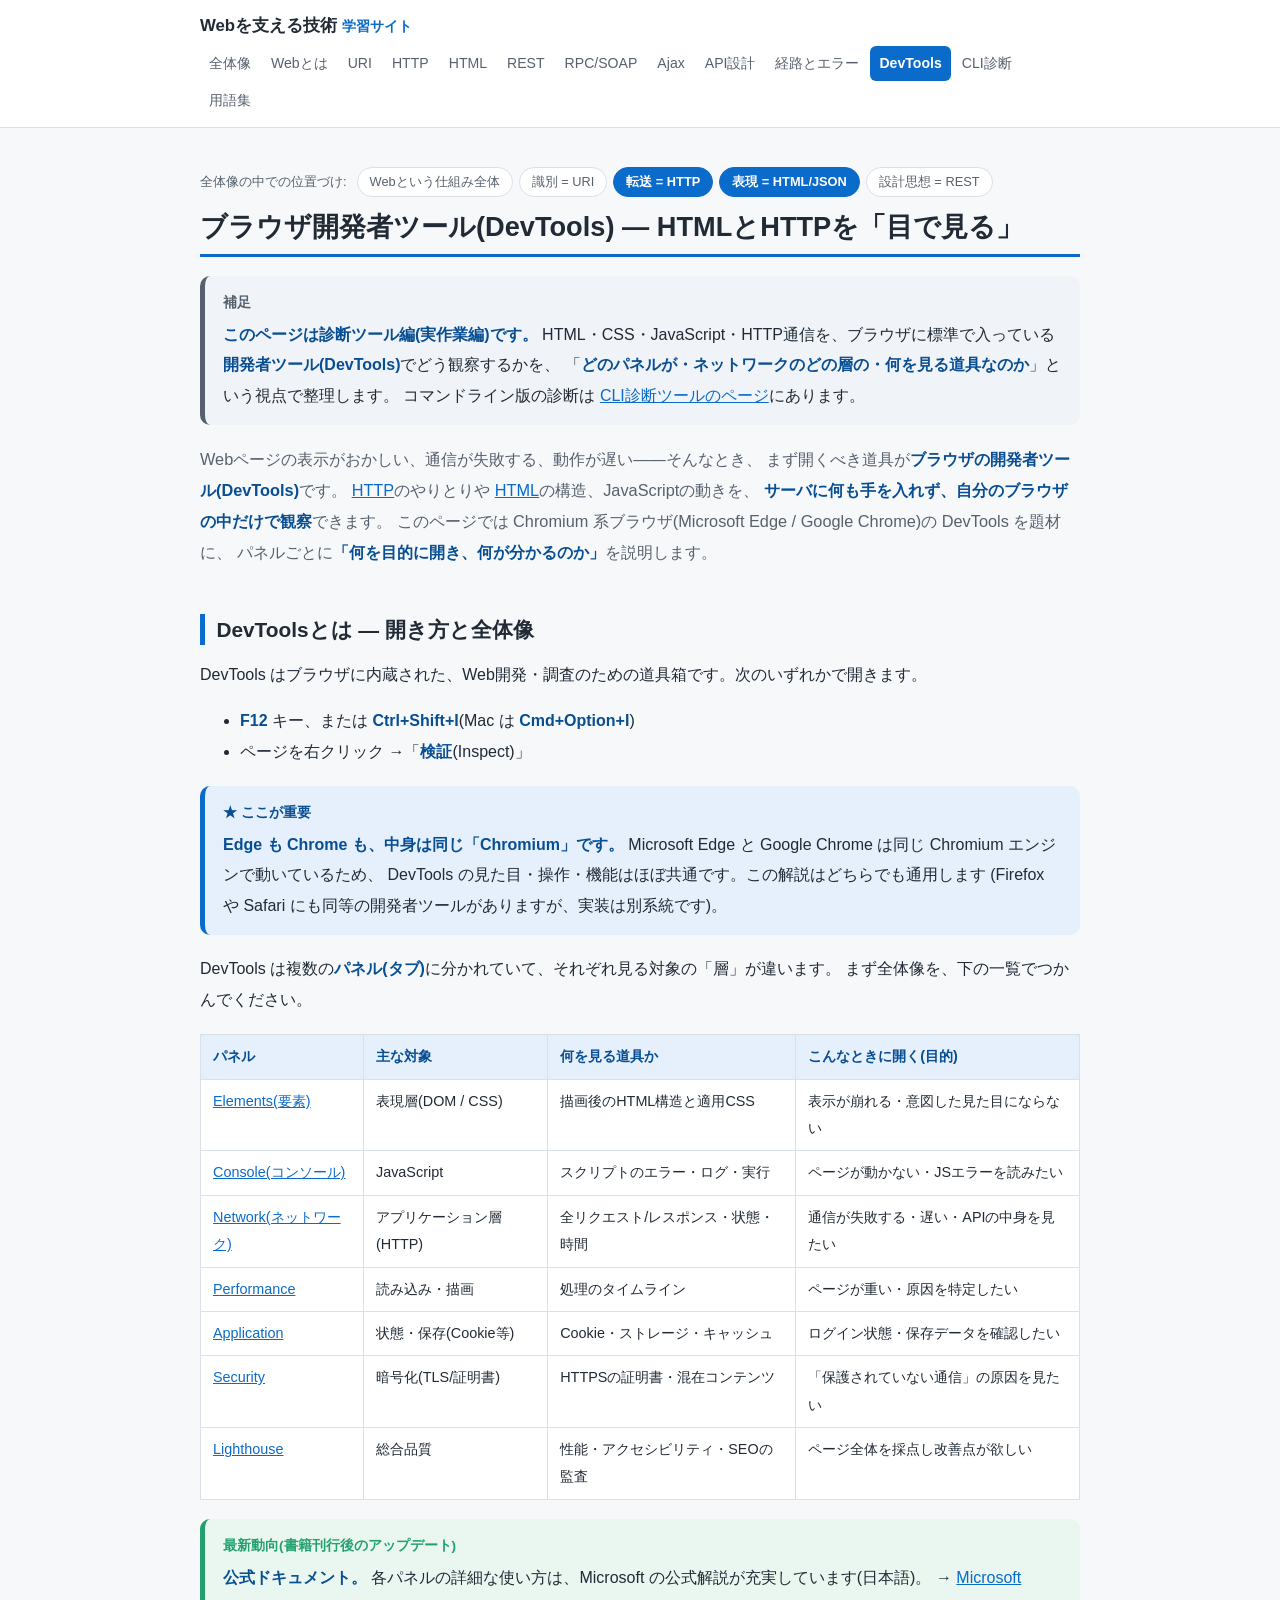
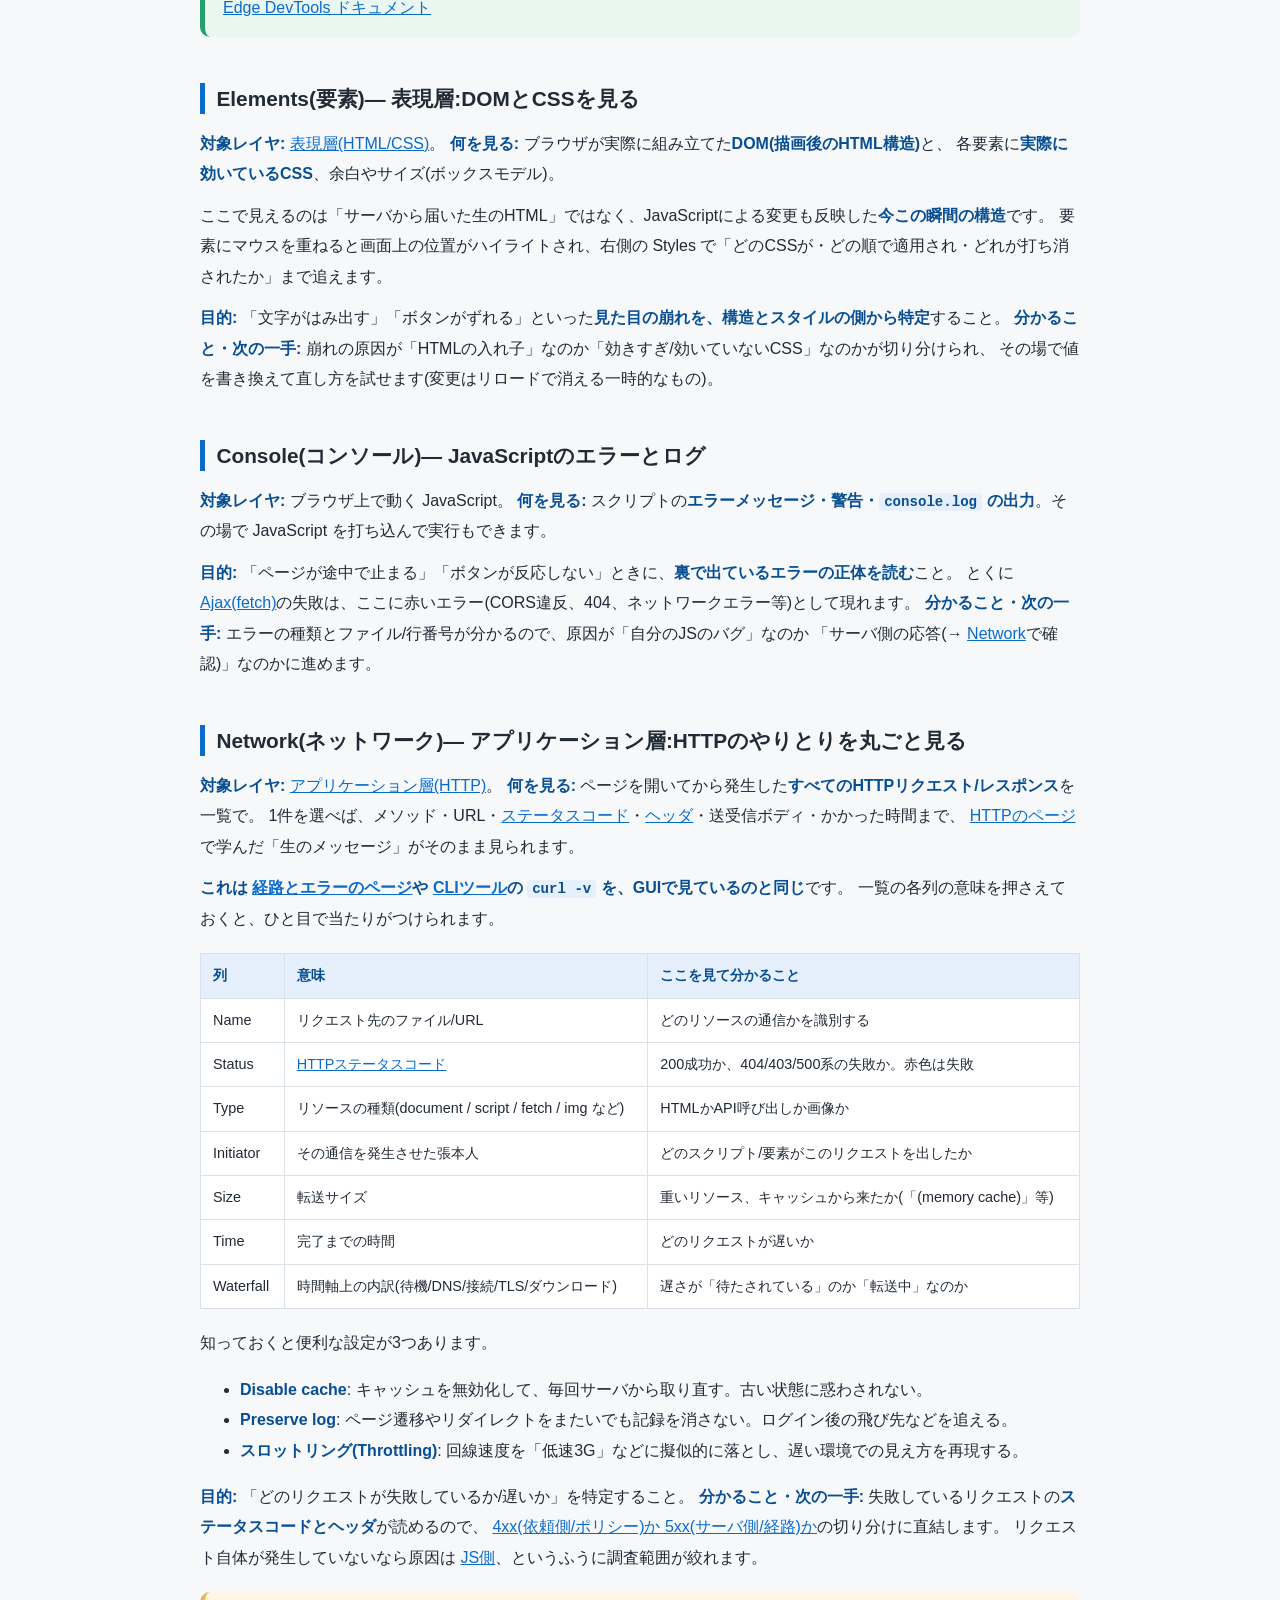
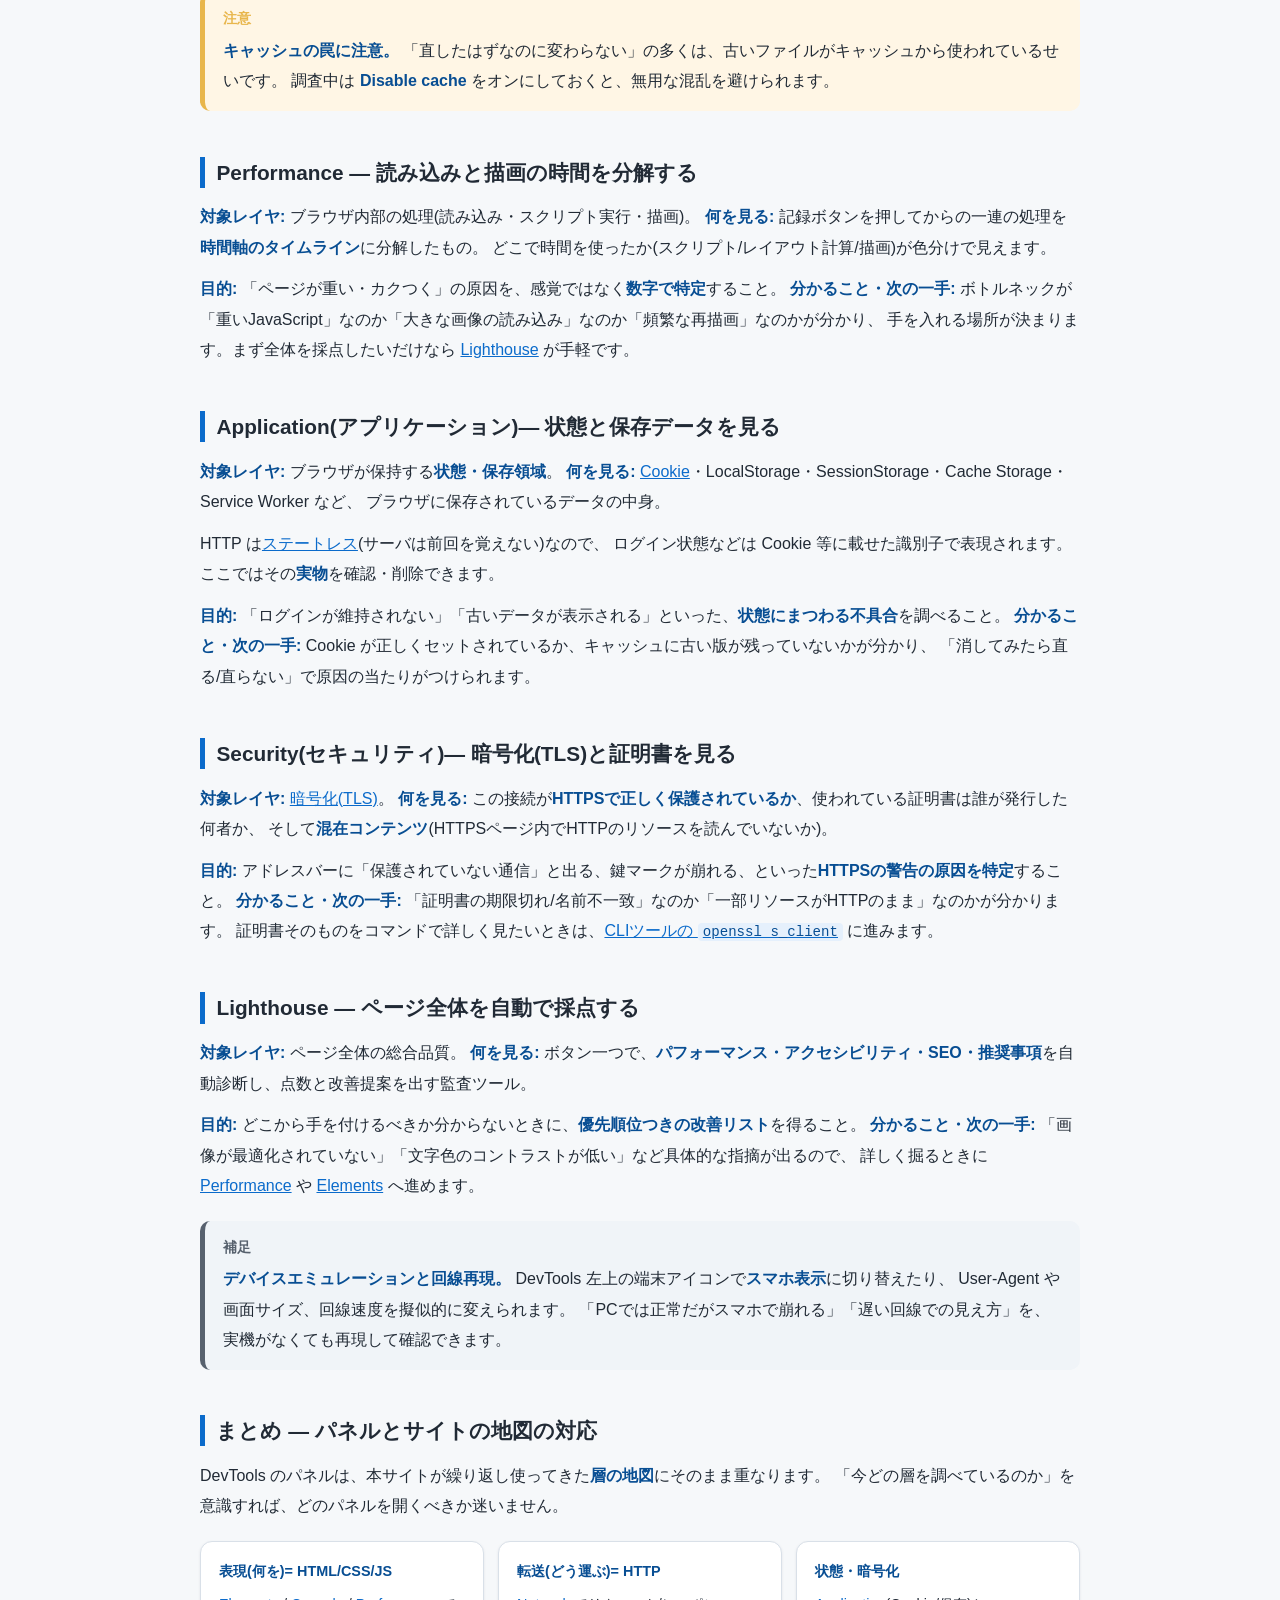
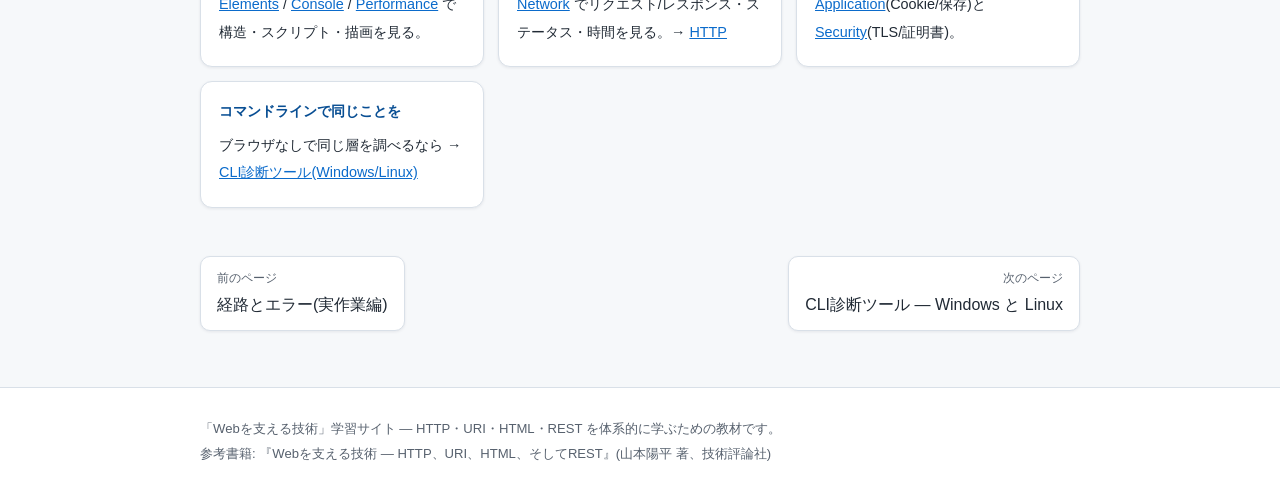
<file: learning-site/devtools.html>
<!DOCTYPE html>
<html lang="ja">
<head>
<meta charset="UTF-8">
<meta name="viewport" content="width=device-width, initial-scale=1.0">
<title>ブラウザ開発者ツール(DevTools) | 「Webを支える技術」学習サイト</title>
<meta name="description" content="Chromium / Edge DevTools の各パネル(Elements・Console・Network・Performance・Application・Security・Lighthouse)が、ネットワークのどの層の何を見る道具なのか、目的と分かることを添えて初級者向けに解説します。">
<link rel="stylesheet" href="style.css">
</head>
<body>
<header class="site-header">
  <div class="container">
    <a class="site-title" href="index.html">Webを支える技術 <span>学習サイト</span></a>
    <nav class="site-nav">
      <a href="index.html">全体像</a>
      <a href="web.html">Webとは</a>
      <a href="uri.html">URI</a>
      <a href="http.html">HTTP</a>
      <a href="html.html">HTML</a>
      <a href="rest.html">REST</a>
      <a href="rpc.html">RPC/SOAP</a>
      <a href="ajax.html">Ajax</a>
      <a href="api-design.html">API設計</a>
      <a href="network-path.html">経路とエラー</a>
      <a href="devtools.html" aria-current="page">DevTools</a>
      <a href="cli-tools.html">CLI診断</a>
      <a href="glossary.html">用語集</a>
    </nav>
  </div>
</header>

<main class="container">

<div class="mini-map">
  <span class="mm-label">全体像の中での位置づけ:</span>
  <span class="mm-item">Webという仕組み全体</span>
  <span class="mm-item">識別 = URI</span>
  <span class="mm-item hl">転送 = HTTP</span>
  <span class="mm-item hl">表現 = HTML/JSON</span>
  <span class="mm-item">設計思想 = REST</span>
</div>

<h1>ブラウザ開発者ツール(DevTools) — HTMLとHTTPを「目で見る」</h1>

<div class="note">
<p><strong>このページは診断ツール編(実作業編)です。</strong>
HTML・CSS・JavaScript・HTTP通信を、ブラウザに標準で入っている
<strong>開発者ツール(DevTools)</strong>でどう観察するかを、
「<strong>どのパネルが・ネットワークのどの層の・何を見る道具なのか</strong>」という視点で整理します。
コマンドライン版の診断は <a href="cli-tools.html">CLI診断ツールのページ</a>にあります。</p>
</div>

<p class="lead">
Webページの表示がおかしい、通信が失敗する、動作が遅い——そんなとき、
まず開くべき道具が<strong>ブラウザの開発者ツール(DevTools)</strong>です。
<a href="http.html">HTTP</a>のやりとりや <a href="html.html">HTML</a>の構造、JavaScriptの動きを、
<strong>サーバに何も手を入れず、自分のブラウザの中だけで観察</strong>できます。
このページでは Chromium 系ブラウザ(Microsoft Edge / Google Chrome)の DevTools を題材に、
パネルごとに<strong>「何を目的に開き、何が分かるのか」</strong>を説明します。
</p>

<section id="intro">
<h2>DevToolsとは — 開き方と全体像</h2>

<p>
DevTools はブラウザに内蔵された、Web開発・調査のための道具箱です。次のいずれかで開きます。
</p>

<ul>
  <li><strong>F12</strong> キー、または <strong>Ctrl+Shift+I</strong>(Mac は <strong>Cmd+Option+I</strong>)</li>
  <li>ページを右クリック →「<strong>検証</strong>(Inspect)」</li>
</ul>

<div class="point">
<p><strong>Edge も Chrome も、中身は同じ「Chromium」です。</strong>
Microsoft Edge と Google Chrome は同じ Chromium エンジンで動いているため、
DevTools の見た目・操作・機能はほぼ共通です。この解説はどちらでも通用します
(Firefox や Safari にも同等の開発者ツールがありますが、実装は別系統です)。</p>
</div>

<p>
DevTools は複数の<strong>パネル(タブ)</strong>に分かれていて、それぞれ見る対象の「層」が違います。
まず全体像を、下の一覧でつかんでください。
</p>

<div class="table-scroll">
<table>
  <thead>
    <tr>
      <th>パネル</th>
      <th>主な対象</th>
      <th>何を見る道具か</th>
      <th>こんなときに開く(目的)</th>
    </tr>
  </thead>
  <tbody>
    <tr><td><a href="#elements">Elements(要素)</a></td><td>表現層(DOM / CSS)</td><td>描画後のHTML構造と適用CSS</td><td>表示が崩れる・意図した見た目にならない</td></tr>
    <tr><td><a href="#console">Console(コンソール)</a></td><td>JavaScript</td><td>スクリプトのエラー・ログ・実行</td><td>ページが動かない・JSエラーを読みたい</td></tr>
    <tr><td><a href="#network">Network(ネットワーク)</a></td><td>アプリケーション層(HTTP)</td><td>全リクエスト/レスポンス・状態・時間</td><td>通信が失敗する・遅い・APIの中身を見たい</td></tr>
    <tr><td><a href="#performance">Performance</a></td><td>読み込み・描画</td><td>処理のタイムライン</td><td>ページが重い・原因を特定したい</td></tr>
    <tr><td><a href="#application">Application</a></td><td>状態・保存(Cookie等)</td><td>Cookie・ストレージ・キャッシュ</td><td>ログイン状態・保存データを確認したい</td></tr>
    <tr><td><a href="#security">Security</a></td><td>暗号化(TLS/証明書)</td><td>HTTPSの証明書・混在コンテンツ</td><td>「保護されていない通信」の原因を見たい</td></tr>
    <tr><td><a href="#lighthouse">Lighthouse</a></td><td>総合品質</td><td>性能・アクセシビリティ・SEOの監査</td><td>ページ全体を採点し改善点が欲しい</td></tr>
  </tbody>
</table>
</div>

<div class="modern">
<p><strong>公式ドキュメント。</strong>
各パネルの詳細な使い方は、Microsoft の公式解説が充実しています(日本語)。
→ <a href="https://learn.microsoft.com/ja-jp/microsoft-edge/devtools/landing/">Microsoft Edge DevTools ドキュメント</a></p>
</div>
</section>

<section id="elements">
<h2>Elements(要素)— 表現層:DOMとCSSを見る</h2>

<p>
<strong>対象レイヤ:</strong> <a href="html.html">表現層(HTML/CSS)</a>。
<strong>何を見る:</strong> ブラウザが実際に組み立てた<strong>DOM(描画後のHTML構造)</strong>と、
各要素に<strong>実際に効いているCSS</strong>、余白やサイズ(ボックスモデル)。
</p>
<p>
ここで見えるのは「サーバから届いた生のHTML」ではなく、JavaScriptによる変更も反映した<strong>今この瞬間の構造</strong>です。
要素にマウスを重ねると画面上の位置がハイライトされ、右側の Styles で「どのCSSが・どの順で適用され・どれが打ち消されたか」まで追えます。
</p>
<p>
<strong>目的:</strong> 「文字がはみ出す」「ボタンがずれる」といった<strong>見た目の崩れを、構造とスタイルの側から特定</strong>すること。
<strong>分かること・次の一手:</strong> 崩れの原因が「HTMLの入れ子」なのか「効きすぎ/効いていないCSS」なのかが切り分けられ、
その場で値を書き換えて直し方を試せます(変更はリロードで消える一時的なもの)。
</p>
</section>

<section id="console">
<h2>Console(コンソール)— JavaScriptのエラーとログ</h2>

<p>
<strong>対象レイヤ:</strong> ブラウザ上で動く JavaScript。
<strong>何を見る:</strong> スクリプトの<strong>エラーメッセージ・警告・<code>console.log</code> の出力</strong>。その場で JavaScript を打ち込んで実行もできます。
</p>
<p>
<strong>目的:</strong> 「ページが途中で止まる」「ボタンが反応しない」ときに、<strong>裏で出ているエラーの正体を読む</strong>こと。
とくに <a href="ajax.html">Ajax(fetch)</a>の失敗は、ここに赤いエラー(CORS違反、404、ネットワークエラー等)として現れます。
<strong>分かること・次の一手:</strong> エラーの種類とファイル/行番号が分かるので、原因が「自分のJSのバグ」なのか
「サーバ側の応答(→ <a href="#network">Network</a>で確認)」なのかに進めます。
</p>
</section>

<section id="network">
<h2>Network(ネットワーク)— アプリケーション層:HTTPのやりとりを丸ごと見る</h2>

<p>
<strong>対象レイヤ:</strong> <a href="http.html">アプリケーション層(HTTP)</a>。
<strong>何を見る:</strong> ページを開いてから発生した<strong>すべてのHTTPリクエスト/レスポンス</strong>を一覧で。
1件を選べば、メソッド・URL・<a href="http.html#status">ステータスコード</a>・<a href="http.html#headers">ヘッダ</a>・送受信ボディ・かかった時間まで、
<a href="http.html">HTTPのページ</a>で学んだ「生のメッセージ」がそのまま見られます。
</p>

<p>
<strong>これは <a href="network-path.html">経路とエラーのページ</a>や <a href="cli-tools.html">CLIツール</a>の <code>curl -v</code> を、GUIで見ているのと同じ</strong>です。
一覧の各列の意味を押さえておくと、ひと目で当たりがつけられます。
</p>

<div class="table-scroll">
<table>
  <thead>
    <tr><th>列</th><th>意味</th><th>ここを見て分かること</th></tr>
  </thead>
  <tbody>
    <tr><td>Name</td><td>リクエスト先のファイル/URL</td><td>どのリソースの通信かを識別する</td></tr>
    <tr><td>Status</td><td><a href="http.html#status">HTTPステータスコード</a></td><td>200成功か、404/403/500系の失敗か。赤色は失敗</td></tr>
    <tr><td>Type</td><td>リソースの種類(document / script / fetch / img など)</td><td>HTMLかAPI呼び出しか画像か</td></tr>
    <tr><td>Initiator</td><td>その通信を発生させた張本人</td><td>どのスクリプト/要素がこのリクエストを出したか</td></tr>
    <tr><td>Size</td><td>転送サイズ</td><td>重いリソース、キャッシュから来たか(「(memory cache)」等)</td></tr>
    <tr><td>Time</td><td>完了までの時間</td><td>どのリクエストが遅いか</td></tr>
    <tr><td>Waterfall</td><td>時間軸上の内訳(待機/DNS/接続/TLS/ダウンロード)</td><td>遅さが「待たされている」のか「転送中」なのか</td></tr>
  </tbody>
</table>
</div>

<p>
知っておくと便利な設定が3つあります。
</p>
<ul>
  <li><strong>Disable cache</strong>: キャッシュを無効化して、毎回サーバから取り直す。古い状態に惑わされない。</li>
  <li><strong>Preserve log</strong>: ページ遷移やリダイレクトをまたいでも記録を消さない。ログイン後の飛び先などを追える。</li>
  <li><strong>スロットリング(Throttling)</strong>: 回線速度を「低速3G」などに擬似的に落とし、遅い環境での見え方を再現する。</li>
</ul>

<p>
<strong>目的:</strong> 「どのリクエストが失敗しているか/遅いか」を特定すること。
<strong>分かること・次の一手:</strong> 失敗しているリクエストの<strong>ステータスコードとヘッダ</strong>が読めるので、
<a href="network-path.html">4xx(依頼側/ポリシー)か 5xx(サーバ側/経路)か</a>の切り分けに直結します。
リクエスト自体が発生していないなら原因は <a href="#console">JS側</a>、というふうに調査範囲が絞れます。
</p>

<div class="warn">
<p><strong>キャッシュの罠に注意。</strong>
「直したはずなのに変わらない」の多くは、古いファイルがキャッシュから使われているせいです。
調査中は <strong>Disable cache</strong> をオンにしておくと、無用な混乱を避けられます。</p>
</div>
</section>

<section id="performance">
<h2>Performance — 読み込みと描画の時間を分解する</h2>

<p>
<strong>対象レイヤ:</strong> ブラウザ内部の処理(読み込み・スクリプト実行・描画)。
<strong>何を見る:</strong> 記録ボタンを押してからの一連の処理を<strong>時間軸のタイムライン</strong>に分解したもの。
どこで時間を使ったか(スクリプト/レイアウト計算/描画)が色分けで見えます。
</p>
<p>
<strong>目的:</strong> 「ページが重い・カクつく」の原因を、感覚ではなく<strong>数字で特定</strong>すること。
<strong>分かること・次の一手:</strong> ボトルネックが「重いJavaScript」なのか「大きな画像の読み込み」なのか「頻繁な再描画」なのかが分かり、
手を入れる場所が決まります。まず全体を採点したいだけなら <a href="#lighthouse">Lighthouse</a> が手軽です。
</p>
</section>

<section id="application">
<h2>Application(アプリケーション)— 状態と保存データを見る</h2>

<p>
<strong>対象レイヤ:</strong> ブラウザが保持する<strong>状態・保存領域</strong>。
<strong>何を見る:</strong> <a href="http.html">Cookie</a>・LocalStorage・SessionStorage・Cache Storage・Service Worker など、
ブラウザに保存されているデータの中身。
</p>
<p>
HTTP は<a href="http.html#stateless">ステートレス</a>(サーバは前回を覚えない)なので、
ログイン状態などは Cookie 等に載せた識別子で表現されます。ここではその<strong>実物</strong>を確認・削除できます。
</p>
<p>
<strong>目的:</strong> 「ログインが維持されない」「古いデータが表示される」といった、<strong>状態にまつわる不具合</strong>を調べること。
<strong>分かること・次の一手:</strong> Cookie が正しくセットされているか、キャッシュに古い版が残っていないかが分かり、
「消してみたら直る/直らない」で原因の当たりがつけられます。
</p>
</section>

<section id="security">
<h2>Security(セキュリティ)— 暗号化(TLS)と証明書を見る</h2>

<p>
<strong>対象レイヤ:</strong> <a href="http.html#https">暗号化(TLS)</a>。
<strong>何を見る:</strong> この接続が<strong>HTTPSで正しく保護されているか</strong>、使われている証明書は誰が発行した何者か、
そして<strong>混在コンテンツ</strong>(HTTPSページ内でHTTPのリソースを読んでいないか)。
</p>
<p>
<strong>目的:</strong> アドレスバーに「保護されていない通信」と出る、鍵マークが崩れる、といった<strong>HTTPSの警告の原因を特定</strong>すること。
<strong>分かること・次の一手:</strong> 「証明書の期限切れ/名前不一致」なのか「一部リソースがHTTPのまま」なのかが分かります。
証明書そのものをコマンドで詳しく見たいときは、<a href="cli-tools.html#tls">CLIツールの <code>openssl s_client</code></a> に進みます。
</p>
</section>

<section id="lighthouse">
<h2>Lighthouse — ページ全体を自動で採点する</h2>

<p>
<strong>対象レイヤ:</strong> ページ全体の総合品質。
<strong>何を見る:</strong> ボタン一つで、<strong>パフォーマンス・アクセシビリティ・SEO・推奨事項</strong>を自動診断し、点数と改善提案を出す監査ツール。
</p>
<p>
<strong>目的:</strong> どこから手を付けるべきか分からないときに、<strong>優先順位つきの改善リスト</strong>を得ること。
<strong>分かること・次の一手:</strong> 「画像が最適化されていない」「文字色のコントラストが低い」など具体的な指摘が出るので、
詳しく掘るときに <a href="#performance">Performance</a> や <a href="#elements">Elements</a> へ進めます。
</p>

<div class="note">
<p><strong>デバイスエミュレーションと回線再現。</strong>
DevTools 左上の端末アイコンで<strong>スマホ表示</strong>に切り替えたり、
User-Agent や画面サイズ、回線速度を擬似的に変えられます。
「PCでは正常だがスマホで崩れる」「遅い回線での見え方」を、実機がなくても再現して確認できます。</p>
</div>
</section>

<section id="map">
<h2>まとめ — パネルとサイトの地図の対応</h2>

<p>
DevTools のパネルは、本サイトが繰り返し使ってきた<strong>層の地図</strong>にそのまま重なります。
「今どの層を調べているのか」を意識すれば、どのパネルを開くべきか迷いません。
</p>

<div class="cards">
  <div class="card">
    <p class="card-title">表現(何を)= HTML/CSS/JS</p>
    <p><a href="#elements">Elements</a> / <a href="#console">Console</a> / <a href="#performance">Performance</a> で構造・スクリプト・描画を見る。</p>
  </div>
  <div class="card">
    <p class="card-title">転送(どう運ぶ)= HTTP</p>
    <p><a href="#network">Network</a> でリクエスト/レスポンス・ステータス・時間を見る。→ <a href="http.html">HTTP</a></p>
  </div>
  <div class="card">
    <p class="card-title">状態・暗号化</p>
    <p><a href="#application">Application</a>(Cookie/保存)と <a href="#security">Security</a>(TLS/証明書)。</p>
  </div>
  <div class="card">
    <p class="card-title">コマンドラインで同じことを</p>
    <p>ブラウザなしで同じ層を調べるなら → <a href="cli-tools.html">CLI診断ツール(Windows/Linux)</a></p>
  </div>
</div>
</section>

<nav class="page-nav">
  <a class="prev" href="network-path.html"><span class="nav-dir">前のページ</span>経路とエラー(実作業編)</a>
  <a class="next" href="cli-tools.html"><span class="nav-dir">次のページ</span>CLI診断ツール — Windows と Linux</a>
</nav>

</main>

<footer class="site-footer">
  <div class="container">
    <p>「Webを支える技術」学習サイト — HTTP・URI・HTML・REST を体系的に学ぶための教材です。<br>
    参考書籍: 『Webを支える技術 — HTTP、URI、HTML、そしてREST』(山本陽平 著、技術評論社)</p>
  </div>
</footer>
</body>
</html>
</file>
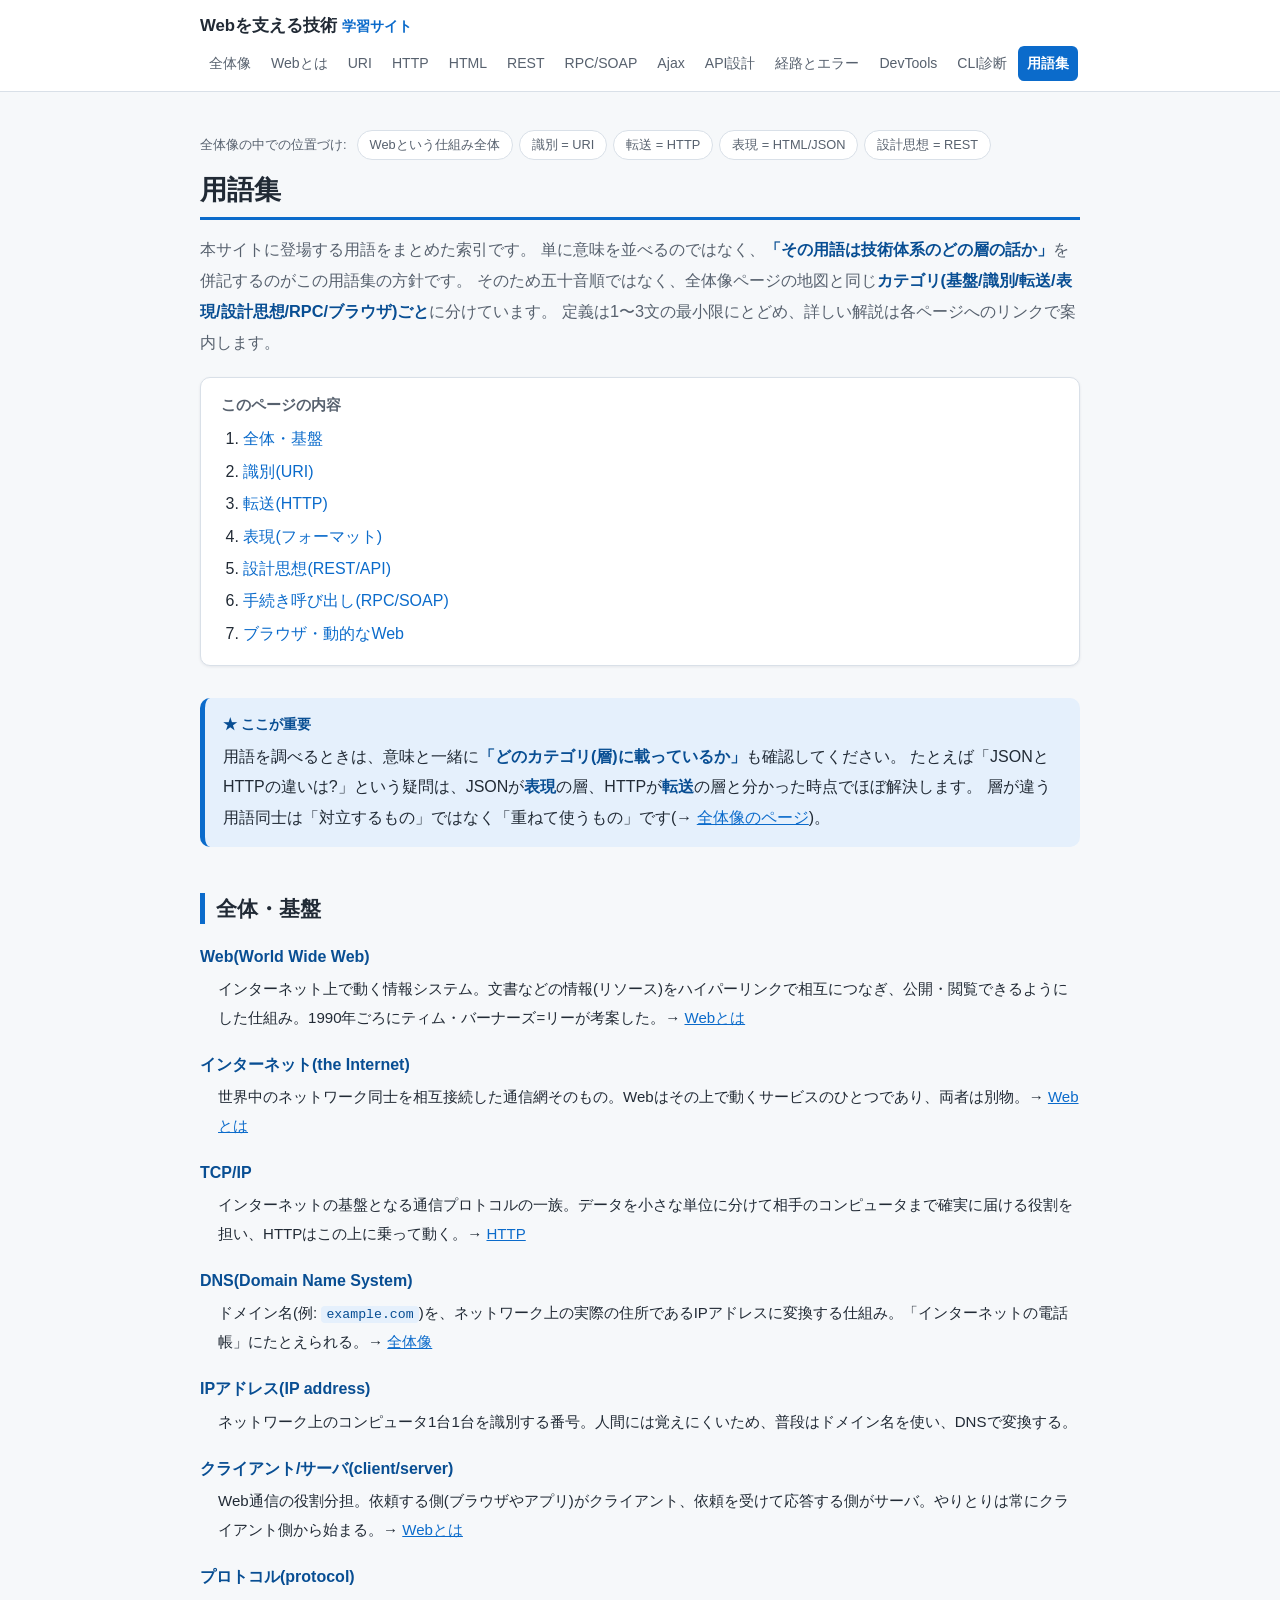
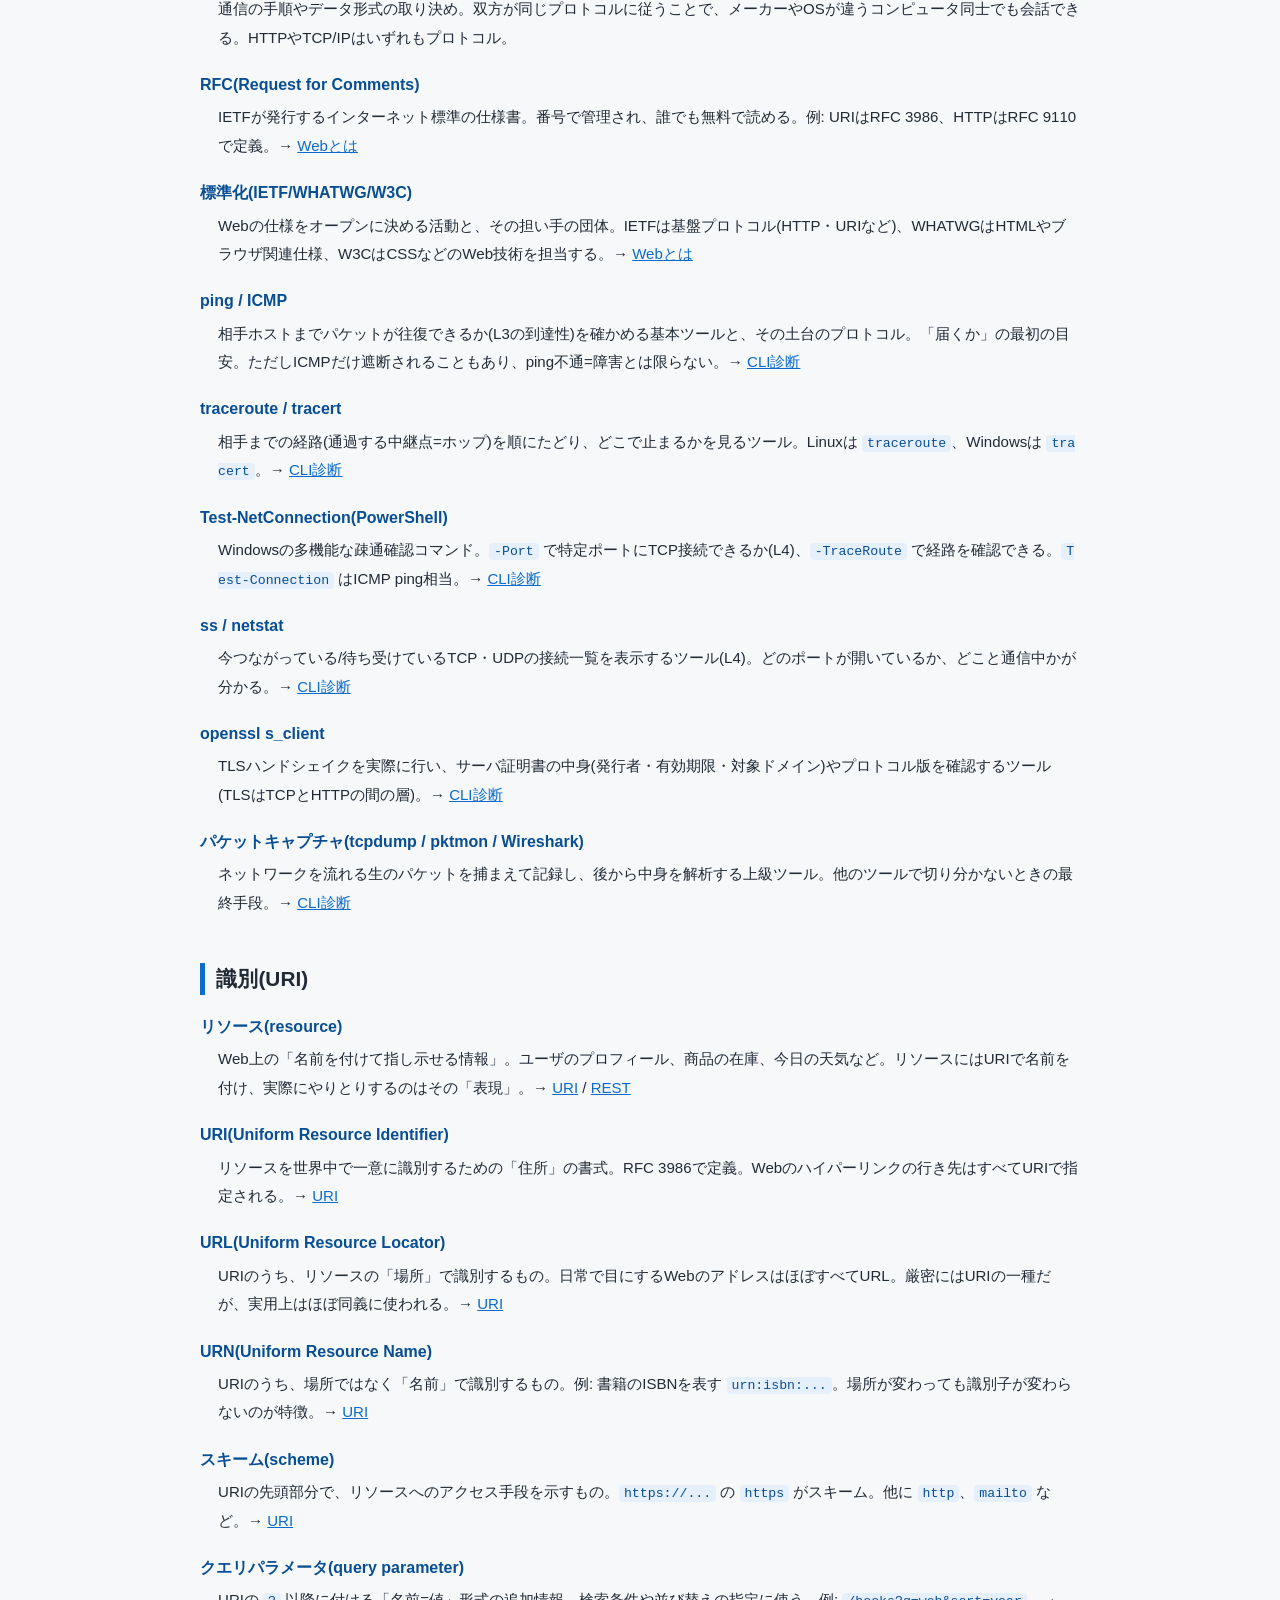
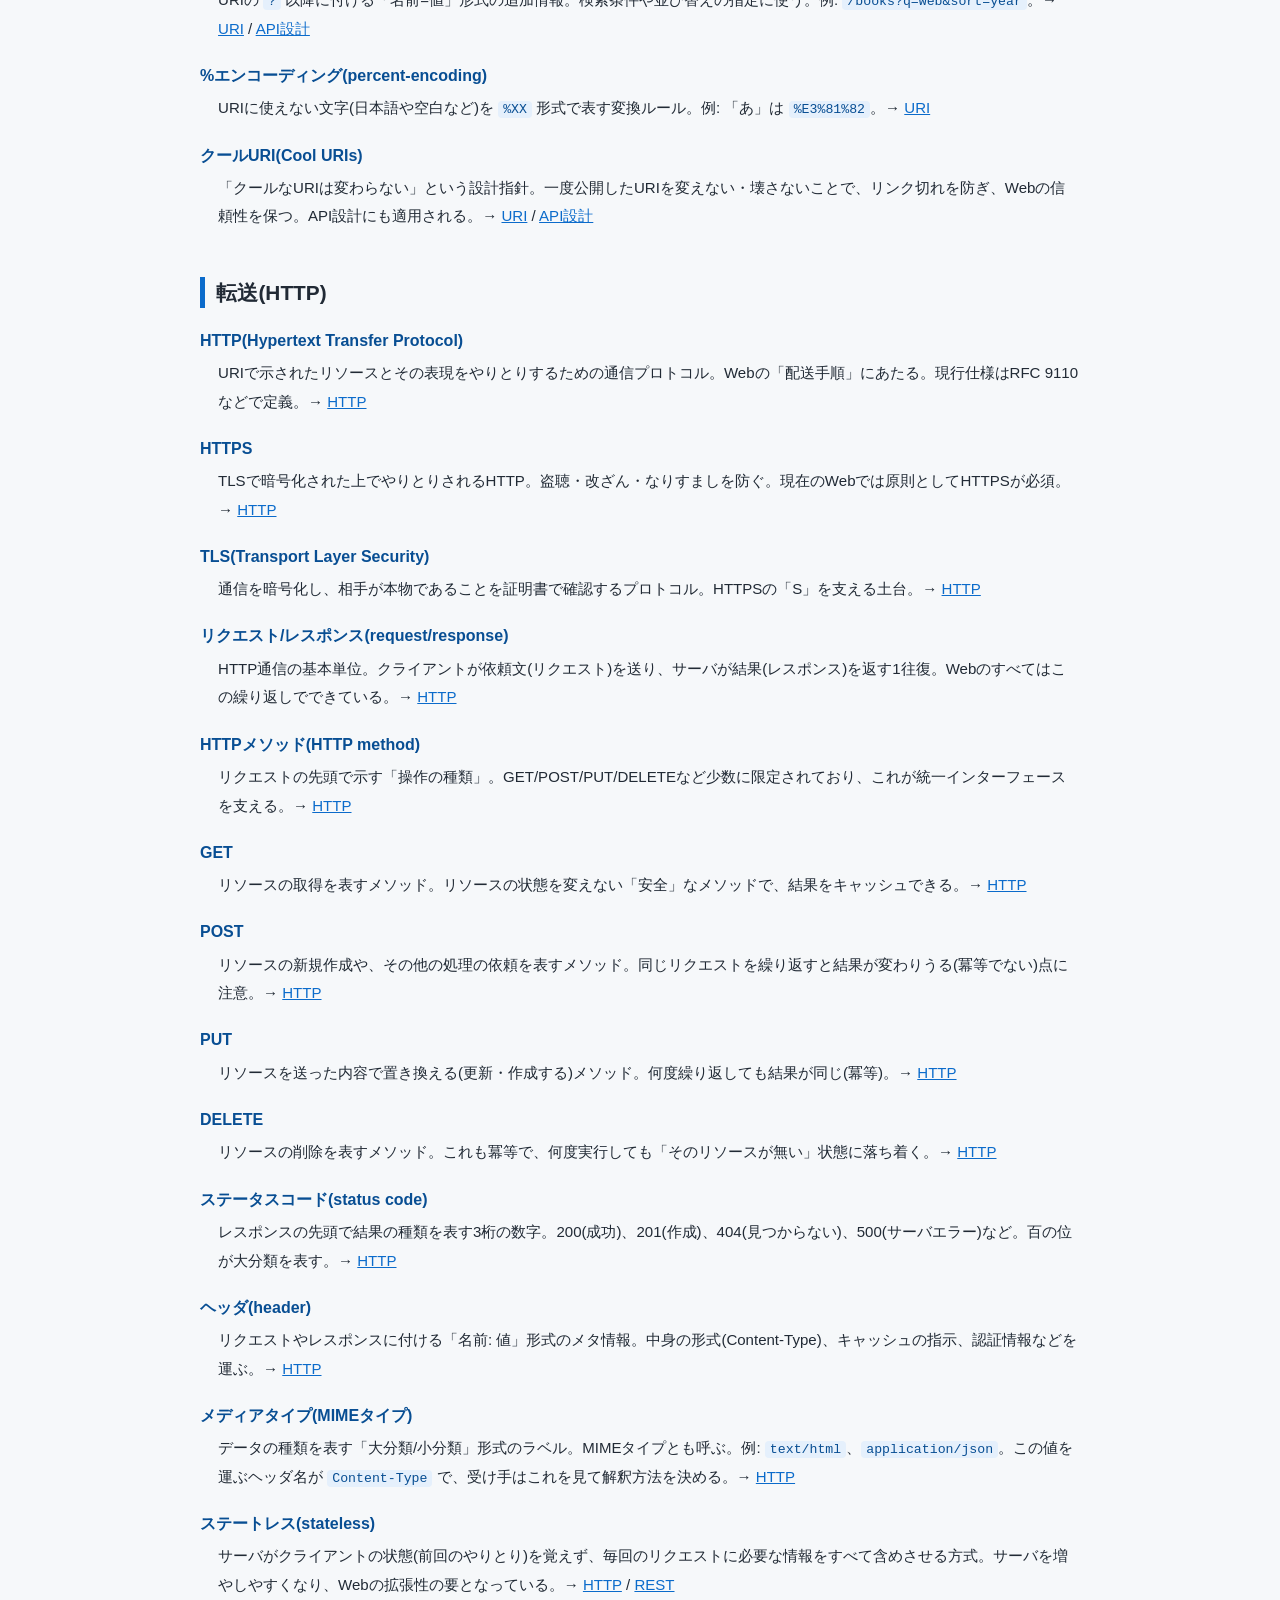
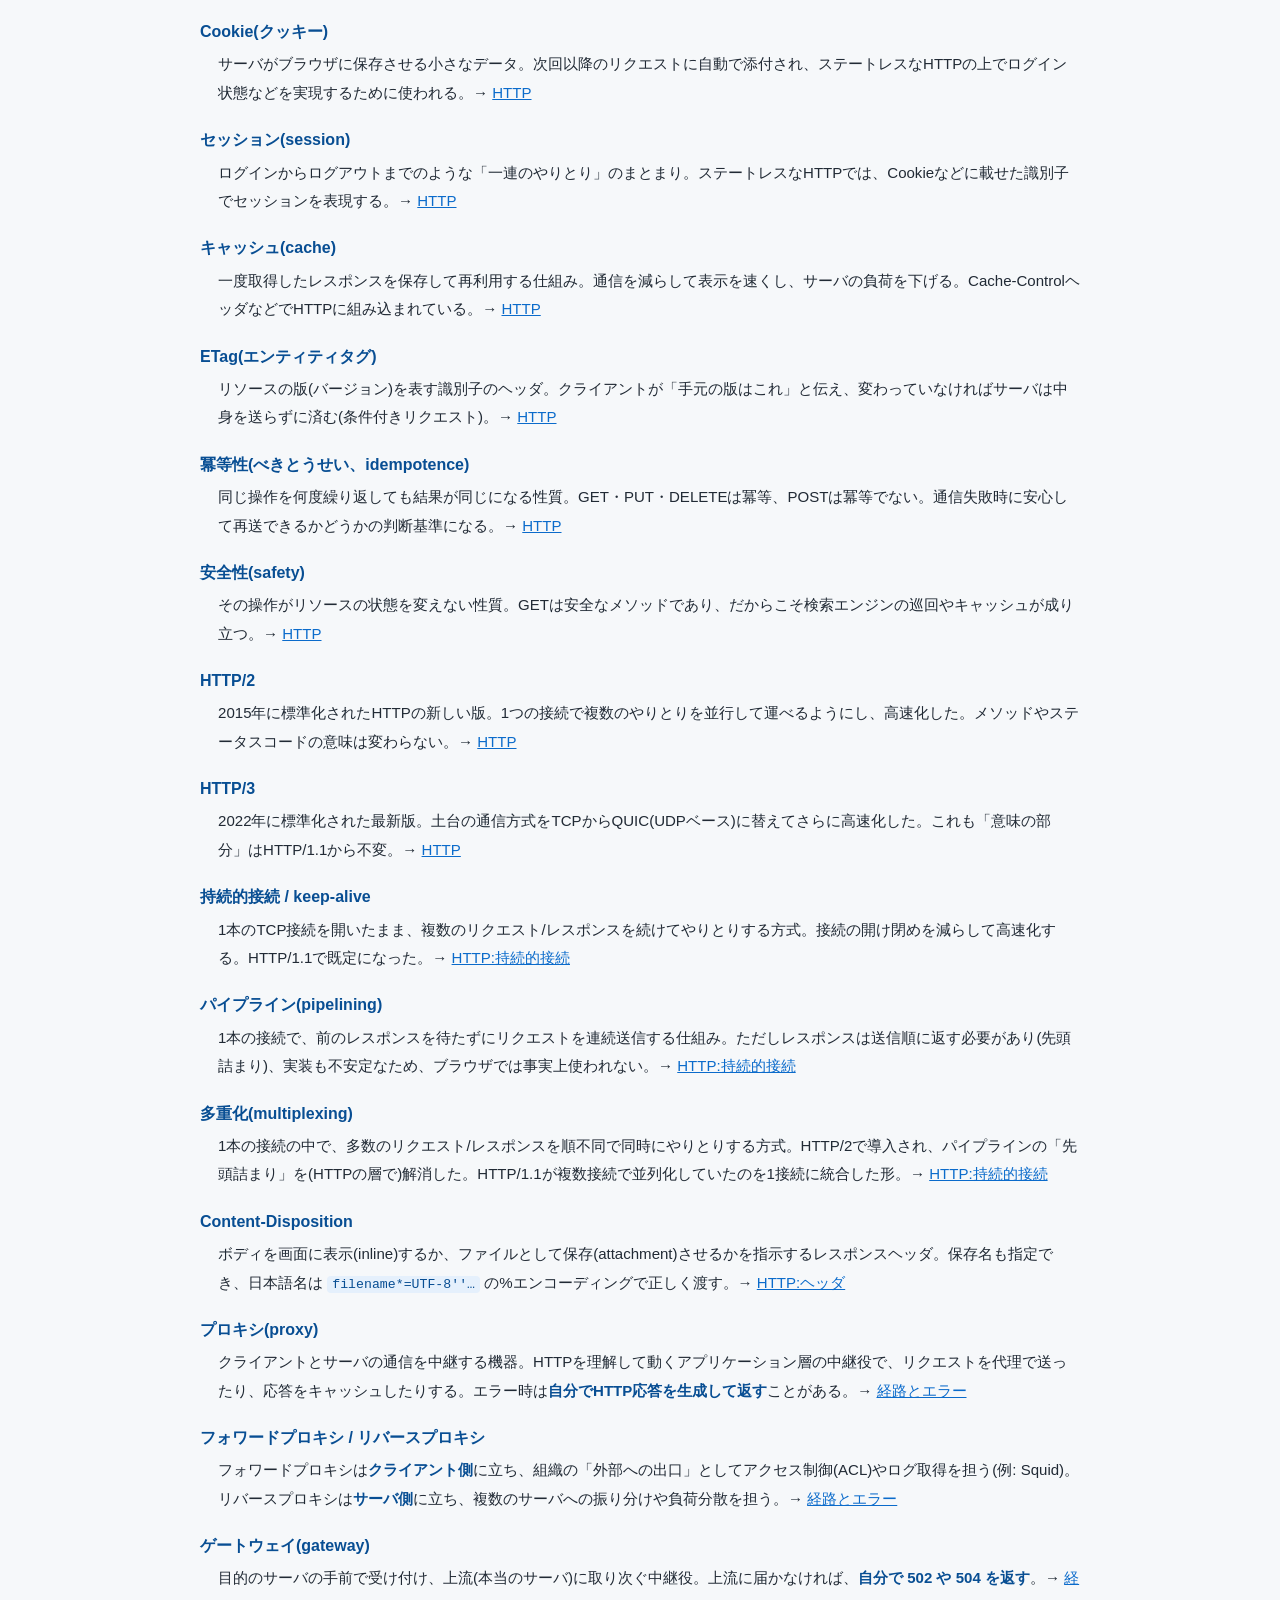
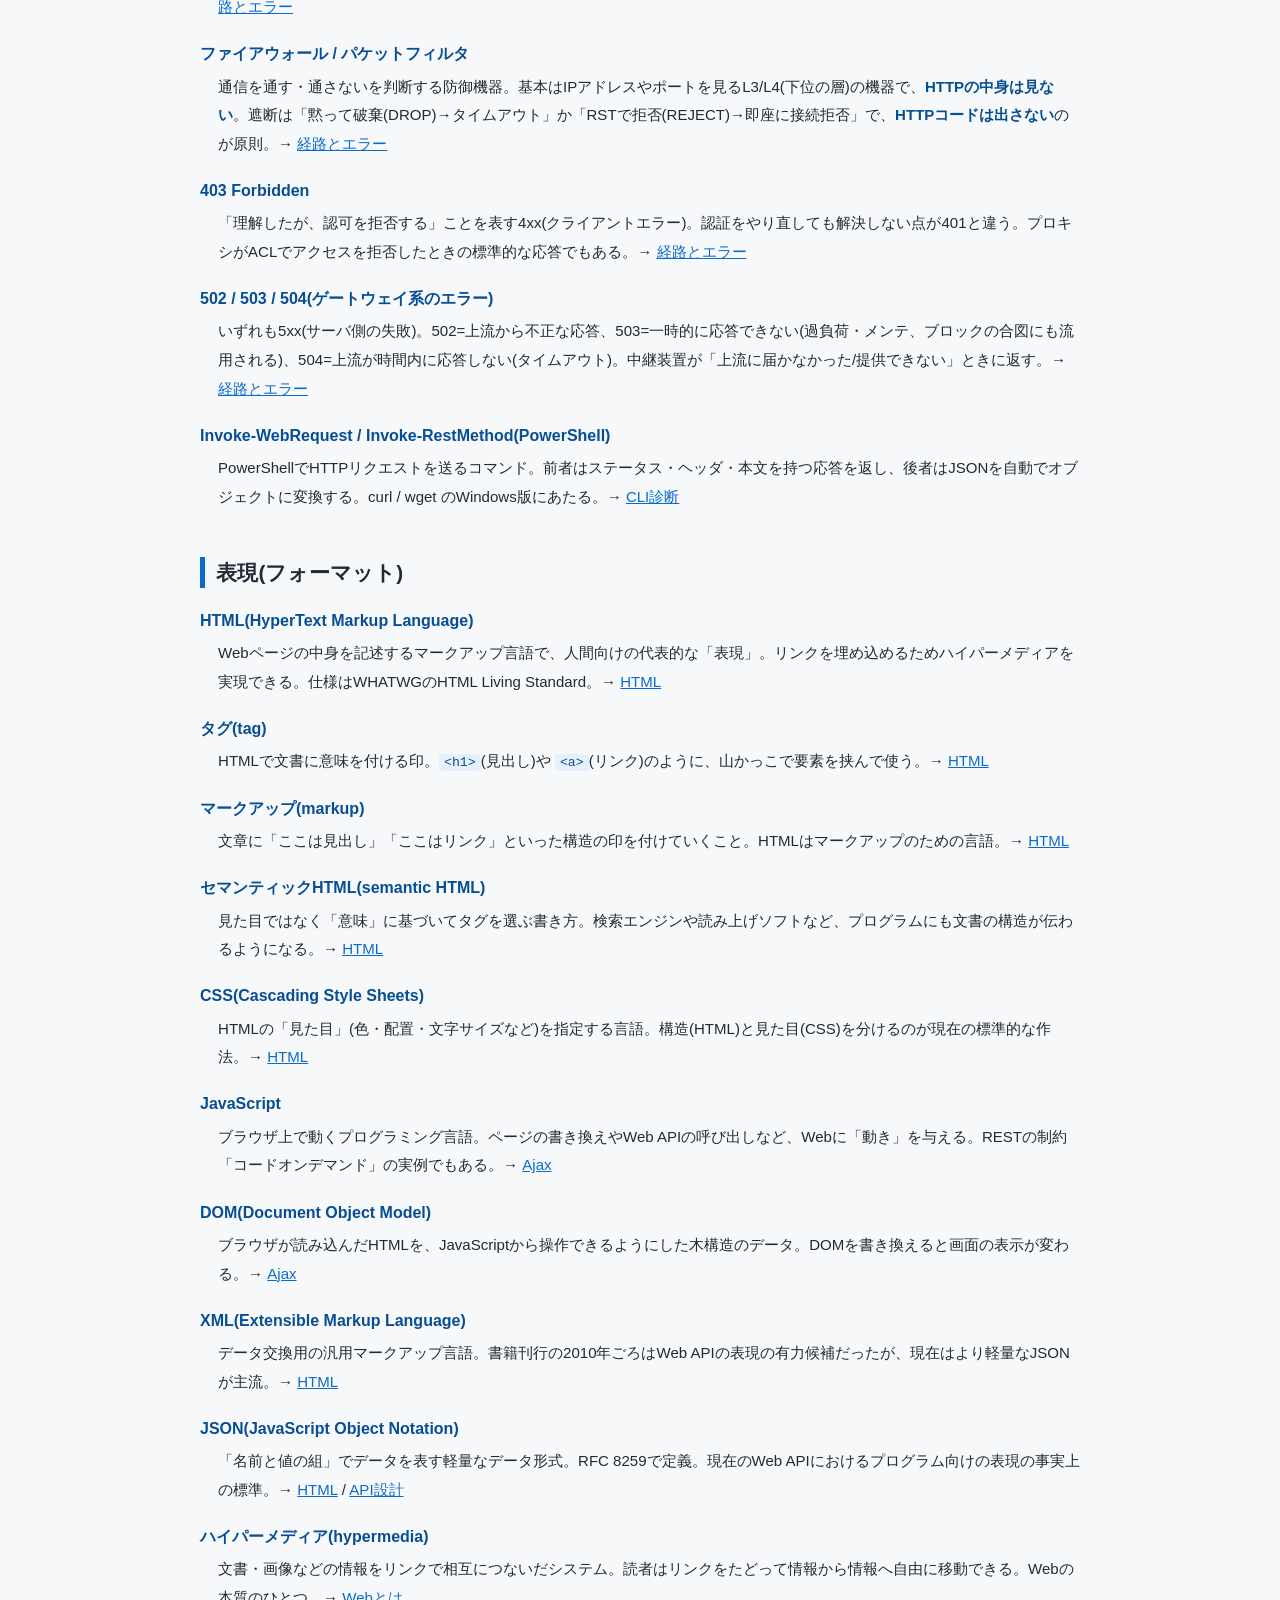
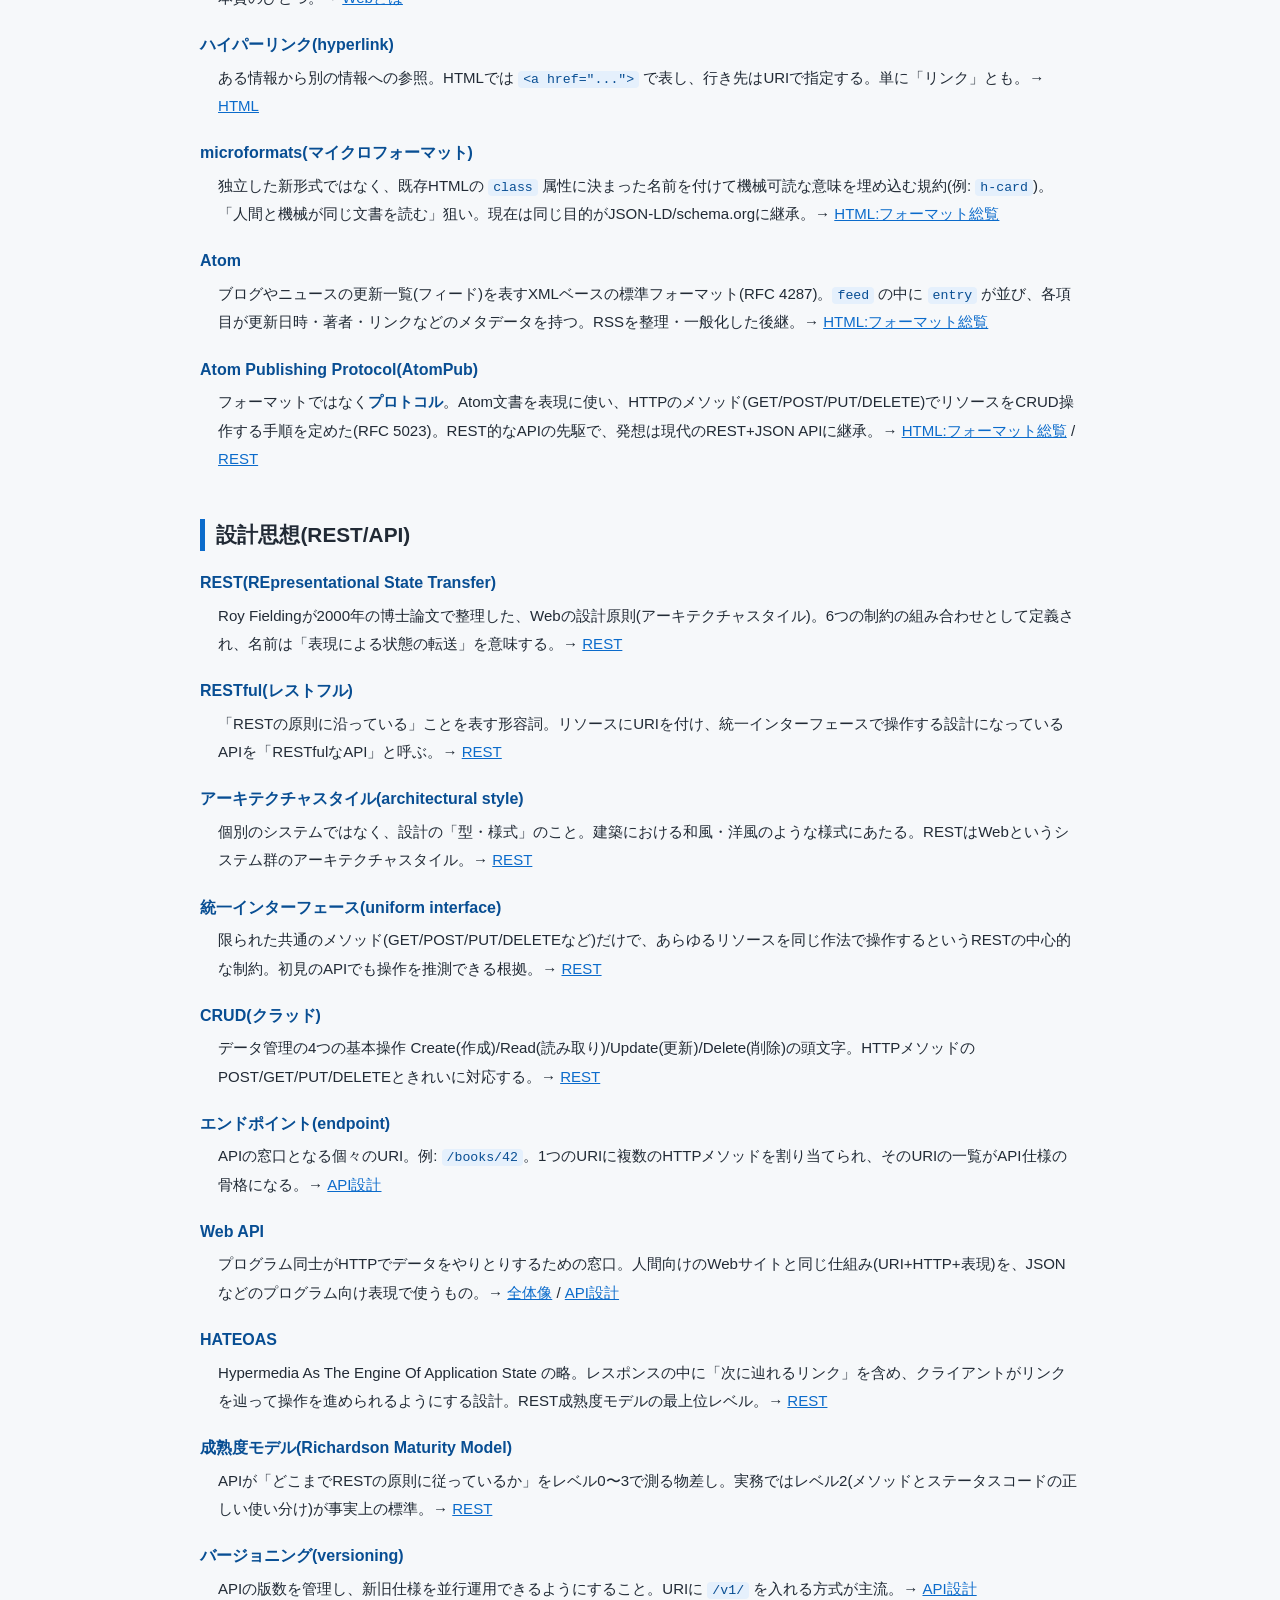
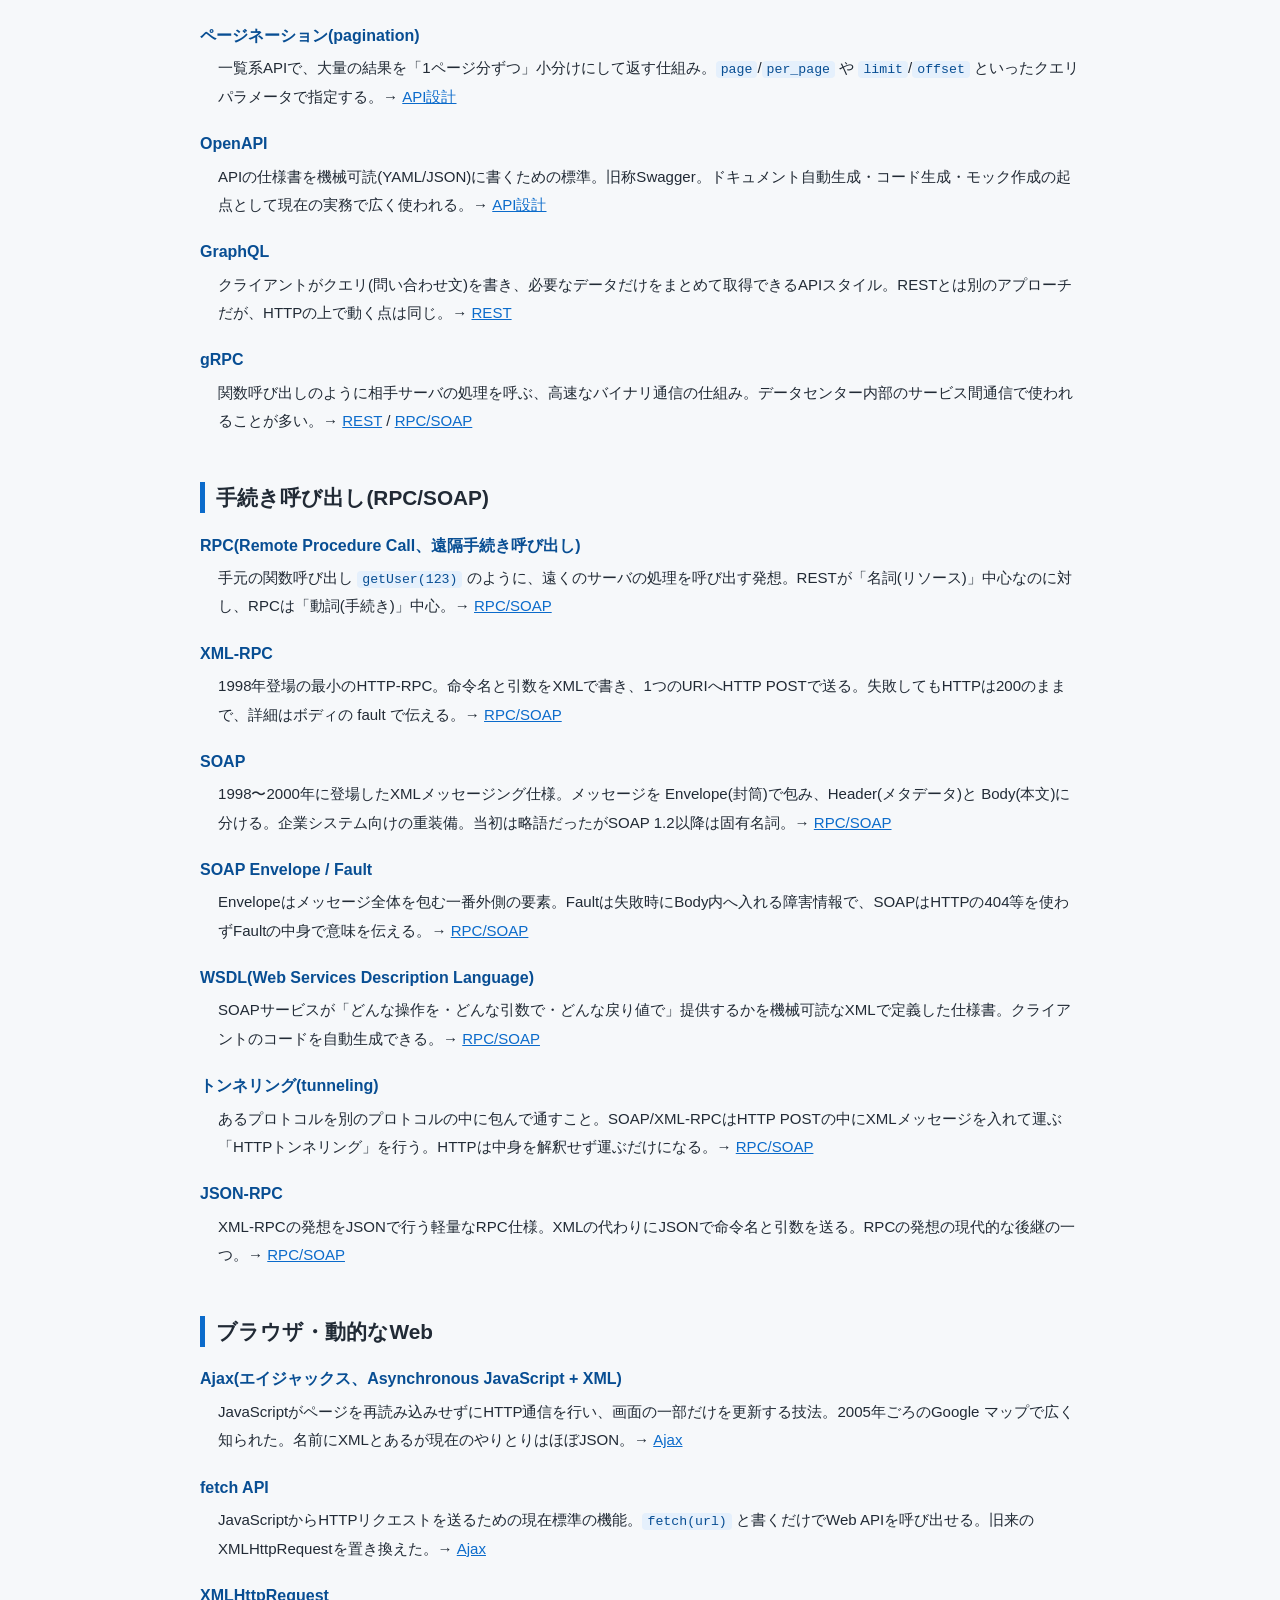
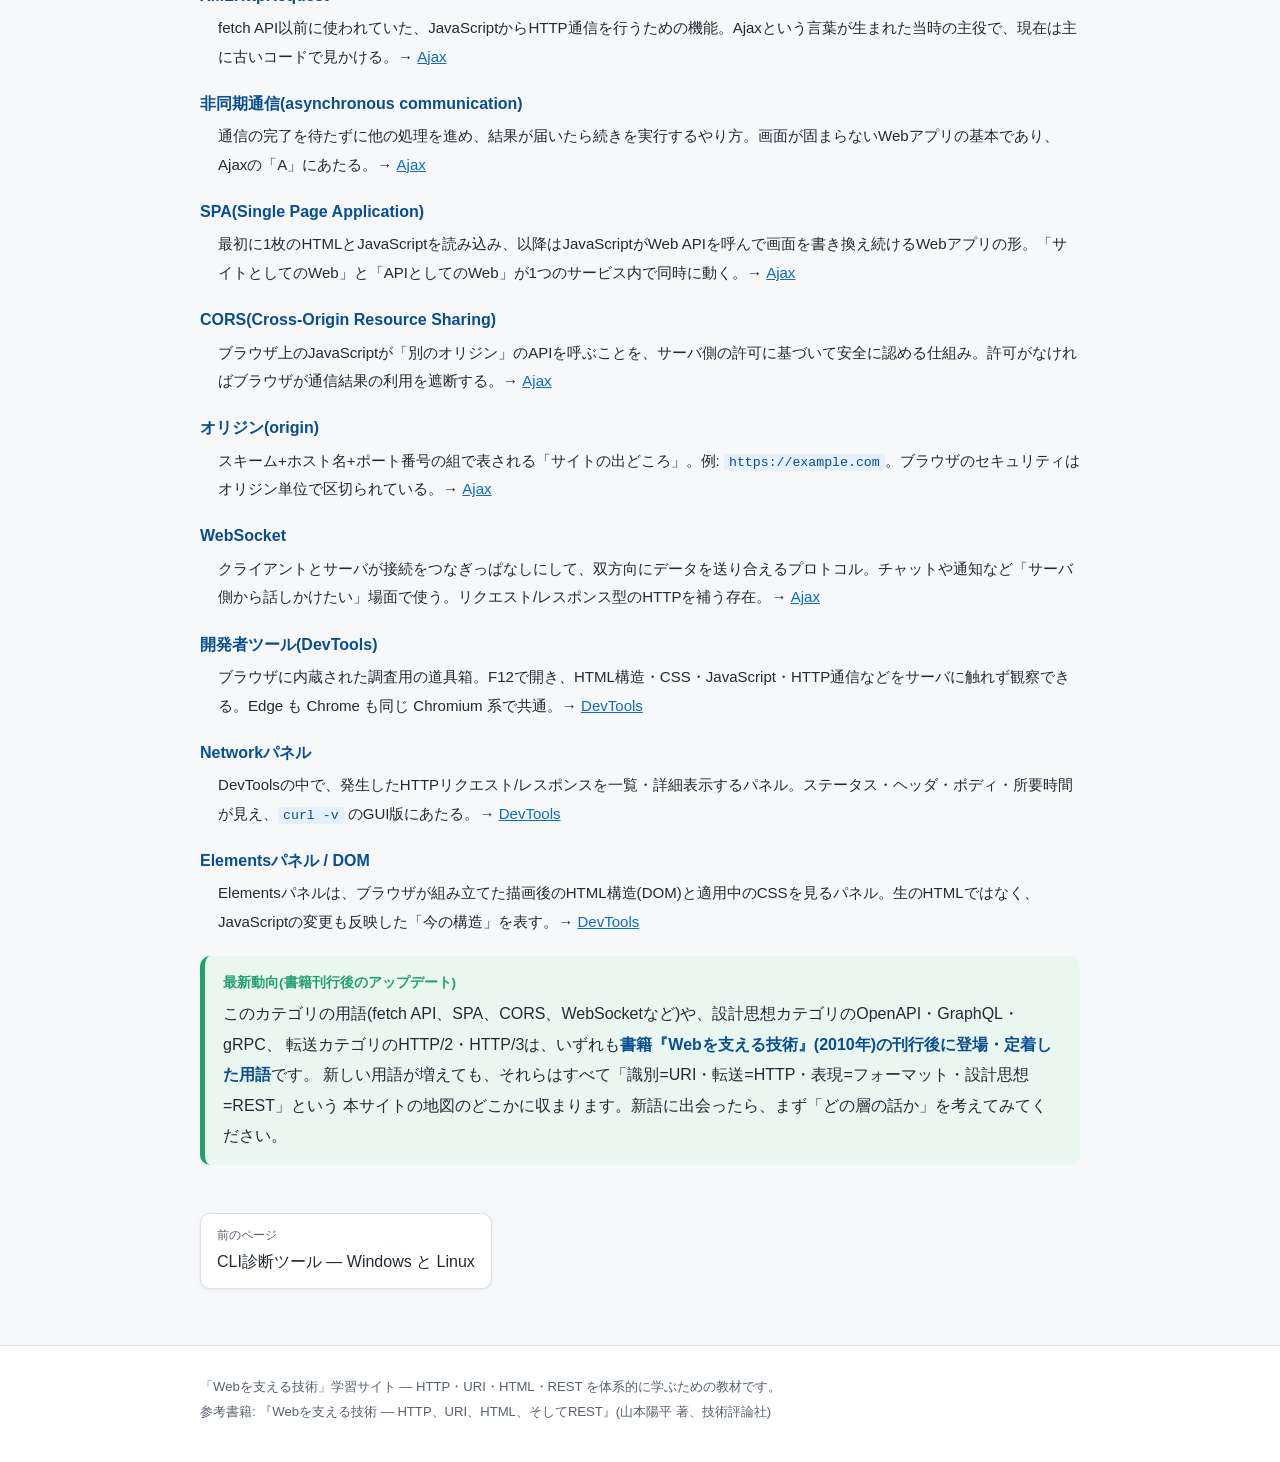
<file: learning-site/glossary.html>
<!DOCTYPE html>
<html lang="ja">
<head>
<meta charset="UTF-8">
<meta name="viewport" content="width=device-width, initial-scale=1.0">
<title>用語集 | 「Webを支える技術」学習サイト</title>
<meta name="description" content="Web・URI・HTTP・HTML/JSON・REST・Ajax関連の用語を「どの層の話か」というカテゴリ付きで引ける索引です。">
<link rel="stylesheet" href="style.css">
</head>
<body>
<header class="site-header">
  <div class="container">
    <a class="site-title" href="index.html">Webを支える技術 <span>学習サイト</span></a>
    <nav class="site-nav">
      <a href="index.html">全体像</a>
      <a href="web.html">Webとは</a>
      <a href="uri.html">URI</a>
      <a href="http.html">HTTP</a>
      <a href="html.html">HTML</a>
      <a href="rest.html">REST</a>
      <a href="rpc.html">RPC/SOAP</a>
      <a href="ajax.html">Ajax</a>
      <a href="api-design.html">API設計</a>
      <a href="network-path.html">経路とエラー</a>
      <a href="devtools.html">DevTools</a>
      <a href="cli-tools.html">CLI診断</a>
      <a href="glossary.html" aria-current="page">用語集</a>
    </nav>
  </div>
</header>

<main class="container">

<div class="mini-map">
  <span class="mm-label">全体像の中での位置づけ:</span>
  <span class="mm-item">Webという仕組み全体</span>
  <span class="mm-item">識別 = URI</span>
  <span class="mm-item">転送 = HTTP</span>
  <span class="mm-item">表現 = HTML/JSON</span>
  <span class="mm-item">設計思想 = REST</span>
</div>

<h1>用語集</h1>

<p class="lead">
本サイトに登場する用語をまとめた索引です。
単に意味を並べるのではなく、<strong>「その用語は技術体系のどの層の話か」</strong>を併記するのがこの用語集の方針です。
そのため五十音順ではなく、全体像ページの地図と同じ<strong>カテゴリ(基盤/識別/転送/表現/設計思想/RPC/ブラウザ)ごと</strong>に分けています。
定義は1〜3文の最小限にとどめ、詳しい解説は各ページへのリンクで案内します。
</p>

<div class="toc">
  <p class="toc-title">このページの内容</p>
  <ol>
    <li><a href="#foundation">全体・基盤</a></li>
    <li><a href="#identification">識別(URI)</a></li>
    <li><a href="#transfer">転送(HTTP)</a></li>
    <li><a href="#format">表現(フォーマット)</a></li>
    <li><a href="#design">設計思想(REST/API)</a></li>
    <li><a href="#rpc-soap">手続き呼び出し(RPC/SOAP)</a></li>
    <li><a href="#dynamic-web">ブラウザ・動的なWeb</a></li>
  </ol>
</div>

<div class="point">
<p>用語を調べるときは、意味と一緒に<strong>「どのカテゴリ(層)に載っているか」</strong>も確認してください。
たとえば「JSONとHTTPの違いは?」という疑問は、JSONが<strong>表現</strong>の層、HTTPが<strong>転送</strong>の層と分かった時点でほぼ解決します。
層が違う用語同士は「対立するもの」ではなく「重ねて使うもの」です(→ <a href="index.html">全体像のページ</a>)。</p>
</div>

<section id="foundation">
<h2>全体・基盤</h2>

<dl class="term-list">
  <dt>Web(World Wide Web)</dt>
  <dd>インターネット上で動く情報システム。文書などの情報(リソース)をハイパーリンクで相互につなぎ、公開・閲覧できるようにした仕組み。1990年ごろにティム・バーナーズ=リーが考案した。→ <a href="web.html">Webとは</a></dd>

  <dt>インターネット(the Internet)</dt>
  <dd>世界中のネットワーク同士を相互接続した通信網そのもの。Webはその上で動くサービスのひとつであり、両者は別物。→ <a href="web.html">Webとは</a></dd>

  <dt>TCP/IP</dt>
  <dd>インターネットの基盤となる通信プロトコルの一族。データを小さな単位に分けて相手のコンピュータまで確実に届ける役割を担い、HTTPはこの上に乗って動く。→ <a href="http.html">HTTP</a></dd>

  <dt>DNS(Domain Name System)</dt>
  <dd>ドメイン名(例: <code>example.com</code>)を、ネットワーク上の実際の住所であるIPアドレスに変換する仕組み。「インターネットの電話帳」にたとえられる。→ <a href="index.html">全体像</a></dd>

  <dt>IPアドレス(IP address)</dt>
  <dd>ネットワーク上のコンピュータ1台1台を識別する番号。人間には覚えにくいため、普段はドメイン名を使い、DNSで変換する。</dd>

  <dt>クライアント/サーバ(client/server)</dt>
  <dd>Web通信の役割分担。依頼する側(ブラウザやアプリ)がクライアント、依頼を受けて応答する側がサーバ。やりとりは常にクライアント側から始まる。→ <a href="web.html">Webとは</a></dd>

  <dt>プロトコル(protocol)</dt>
  <dd>通信の手順やデータ形式の取り決め。双方が同じプロトコルに従うことで、メーカーやOSが違うコンピュータ同士でも会話できる。HTTPやTCP/IPはいずれもプロトコル。</dd>

  <dt>RFC(Request for Comments)</dt>
  <dd>IETFが発行するインターネット標準の仕様書。番号で管理され、誰でも無料で読める。例: URIはRFC 3986、HTTPはRFC 9110で定義。→ <a href="web.html">Webとは</a></dd>

  <dt>標準化(IETF/WHATWG/W3C)</dt>
  <dd>Webの仕様をオープンに決める活動と、その担い手の団体。IETFは基盤プロトコル(HTTP・URIなど)、WHATWGはHTMLやブラウザ関連仕様、W3CはCSSなどのWeb技術を担当する。→ <a href="web.html">Webとは</a></dd>

  <dt>ping / ICMP</dt>
  <dd>相手ホストまでパケットが往復できるか(L3の到達性)を確かめる基本ツールと、その土台のプロトコル。「届くか」の最初の目安。ただしICMPだけ遮断されることもあり、ping不通=障害とは限らない。→ <a href="cli-tools.html#reachability">CLI診断</a></dd>

  <dt>traceroute / tracert</dt>
  <dd>相手までの経路(通過する中継点=ホップ)を順にたどり、どこで止まるかを見るツール。Linuxは <code>traceroute</code>、Windowsは <code>tracert</code>。→ <a href="cli-tools.html#reachability">CLI診断</a></dd>

  <dt>Test-NetConnection(PowerShell)</dt>
  <dd>Windowsの多機能な疎通確認コマンド。<code>-Port</code> で特定ポートにTCP接続できるか(L4)、<code>-TraceRoute</code> で経路を確認できる。<code>Test-Connection</code> はICMP ping相当。→ <a href="cli-tools.html#port">CLI診断</a></dd>

  <dt>ss / netstat</dt>
  <dd>今つながっている/待ち受けているTCP・UDPの接続一覧を表示するツール(L4)。どのポートが開いているか、どこと通信中かが分かる。→ <a href="cli-tools.html#port">CLI診断</a></dd>

  <dt>openssl s_client</dt>
  <dd>TLSハンドシェイクを実際に行い、サーバ証明書の中身(発行者・有効期限・対象ドメイン)やプロトコル版を確認するツール(TLSはTCPとHTTPの間の層)。→ <a href="cli-tools.html#tls">CLI診断</a></dd>

  <dt>パケットキャプチャ(tcpdump / pktmon / Wireshark)</dt>
  <dd>ネットワークを流れる生のパケットを捕まえて記録し、後から中身を解析する上級ツール。他のツールで切り分かないときの最終手段。→ <a href="cli-tools.html#capture">CLI診断</a></dd>
</dl>
</section>

<section id="identification">
<h2>識別(URI)</h2>

<dl class="term-list">
  <dt>リソース(resource)</dt>
  <dd>Web上の「名前を付けて指し示せる情報」。ユーザのプロフィール、商品の在庫、今日の天気など。リソースにはURIで名前を付け、実際にやりとりするのはその「表現」。→ <a href="uri.html">URI</a> / <a href="rest.html">REST</a></dd>

  <dt>URI(Uniform Resource Identifier)</dt>
  <dd>リソースを世界中で一意に識別するための「住所」の書式。RFC 3986で定義。Webのハイパーリンクの行き先はすべてURIで指定される。→ <a href="uri.html">URI</a></dd>

  <dt>URL(Uniform Resource Locator)</dt>
  <dd>URIのうち、リソースの「場所」で識別するもの。日常で目にするWebのアドレスはほぼすべてURL。厳密にはURIの一種だが、実用上はほぼ同義に使われる。→ <a href="uri.html">URI</a></dd>

  <dt>URN(Uniform Resource Name)</dt>
  <dd>URIのうち、場所ではなく「名前」で識別するもの。例: 書籍のISBNを表す <code>urn:isbn:...</code>。場所が変わっても識別子が変わらないのが特徴。→ <a href="uri.html">URI</a></dd>

  <dt>スキーム(scheme)</dt>
  <dd>URIの先頭部分で、リソースへのアクセス手段を示すもの。<code>https://...</code> の <code>https</code> がスキーム。他に <code>http</code>、<code>mailto</code> など。→ <a href="uri.html">URI</a></dd>

  <dt>クエリパラメータ(query parameter)</dt>
  <dd>URIの <code>?</code> 以降に付ける「名前=値」形式の追加情報。検索条件や並び替えの指定に使う。例: <code>/books?q=web&amp;sort=year</code>。→ <a href="uri.html">URI</a> / <a href="api-design.html">API設計</a></dd>

  <dt>%エンコーディング(percent-encoding)</dt>
  <dd>URIに使えない文字(日本語や空白など)を <code>%XX</code> 形式で表す変換ルール。例: 「あ」は <code>%E3%81%82</code>。→ <a href="uri.html">URI</a></dd>

  <dt>クールURI(Cool URIs)</dt>
  <dd>「クールなURIは変わらない」という設計指針。一度公開したURIを変えない・壊さないことで、リンク切れを防ぎ、Webの信頼性を保つ。API設計にも適用される。→ <a href="uri.html#cool-uri">URI</a> / <a href="api-design.html">API設計</a></dd>
</dl>
</section>

<section id="transfer">
<h2>転送(HTTP)</h2>

<dl class="term-list">
  <dt>HTTP(Hypertext Transfer Protocol)</dt>
  <dd>URIで示されたリソースとその表現をやりとりするための通信プロトコル。Webの「配送手順」にあたる。現行仕様はRFC 9110などで定義。→ <a href="http.html">HTTP</a></dd>

  <dt>HTTPS</dt>
  <dd>TLSで暗号化された上でやりとりされるHTTP。盗聴・改ざん・なりすましを防ぐ。現在のWebでは原則としてHTTPSが必須。→ <a href="http.html">HTTP</a></dd>

  <dt>TLS(Transport Layer Security)</dt>
  <dd>通信を暗号化し、相手が本物であることを証明書で確認するプロトコル。HTTPSの「S」を支える土台。→ <a href="http.html">HTTP</a></dd>

  <dt>リクエスト/レスポンス(request/response)</dt>
  <dd>HTTP通信の基本単位。クライアントが依頼文(リクエスト)を送り、サーバが結果(レスポンス)を返す1往復。Webのすべてはこの繰り返しでできている。→ <a href="http.html">HTTP</a></dd>

  <dt>HTTPメソッド(HTTP method)</dt>
  <dd>リクエストの先頭で示す「操作の種類」。GET/POST/PUT/DELETEなど少数に限定されており、これが統一インターフェースを支える。→ <a href="http.html">HTTP</a></dd>

  <dt>GET</dt>
  <dd>リソースの取得を表すメソッド。リソースの状態を変えない「安全」なメソッドで、結果をキャッシュできる。→ <a href="http.html">HTTP</a></dd>

  <dt>POST</dt>
  <dd>リソースの新規作成や、その他の処理の依頼を表すメソッド。同じリクエストを繰り返すと結果が変わりうる(冪等でない)点に注意。→ <a href="http.html">HTTP</a></dd>

  <dt>PUT</dt>
  <dd>リソースを送った内容で置き換える(更新・作成する)メソッド。何度繰り返しても結果が同じ(冪等)。→ <a href="http.html">HTTP</a></dd>

  <dt>DELETE</dt>
  <dd>リソースの削除を表すメソッド。これも冪等で、何度実行しても「そのリソースが無い」状態に落ち着く。→ <a href="http.html">HTTP</a></dd>

  <dt>ステータスコード(status code)</dt>
  <dd>レスポンスの先頭で結果の種類を表す3桁の数字。200(成功)、201(作成)、404(見つからない)、500(サーバエラー)など。百の位が大分類を表す。→ <a href="http.html">HTTP</a></dd>

  <dt>ヘッダ(header)</dt>
  <dd>リクエストやレスポンスに付ける「名前: 値」形式のメタ情報。中身の形式(Content-Type)、キャッシュの指示、認証情報などを運ぶ。→ <a href="http.html">HTTP</a></dd>

  <dt>メディアタイプ(MIMEタイプ)</dt>
  <dd>データの種類を表す「大分類/小分類」形式のラベル。MIMEタイプとも呼ぶ。例: <code>text/html</code>、<code>application/json</code>。この値を運ぶヘッダ名が <code>Content-Type</code> で、受け手はこれを見て解釈方法を決める。→ <a href="http.html">HTTP</a></dd>

  <dt>ステートレス(stateless)</dt>
  <dd>サーバがクライアントの状態(前回のやりとり)を覚えず、毎回のリクエストに必要な情報をすべて含めさせる方式。サーバを増やしやすくなり、Webの拡張性の要となっている。→ <a href="http.html">HTTP</a> / <a href="rest.html">REST</a></dd>

  <dt>Cookie(クッキー)</dt>
  <dd>サーバがブラウザに保存させる小さなデータ。次回以降のリクエストに自動で添付され、ステートレスなHTTPの上でログイン状態などを実現するために使われる。→ <a href="http.html">HTTP</a></dd>

  <dt>セッション(session)</dt>
  <dd>ログインからログアウトまでのような「一連のやりとり」のまとまり。ステートレスなHTTPでは、Cookieなどに載せた識別子でセッションを表現する。→ <a href="http.html">HTTP</a></dd>

  <dt>キャッシュ(cache)</dt>
  <dd>一度取得したレスポンスを保存して再利用する仕組み。通信を減らして表示を速くし、サーバの負荷を下げる。Cache-ControlヘッダなどでHTTPに組み込まれている。→ <a href="http.html">HTTP</a></dd>

  <dt>ETag(エンティティタグ)</dt>
  <dd>リソースの版(バージョン)を表す識別子のヘッダ。クライアントが「手元の版はこれ」と伝え、変わっていなければサーバは中身を送らずに済む(条件付きリクエスト)。→ <a href="http.html">HTTP</a></dd>

  <dt>冪等性(べきとうせい、idempotence)</dt>
  <dd>同じ操作を何度繰り返しても結果が同じになる性質。GET・PUT・DELETEは冪等、POSTは冪等でない。通信失敗時に安心して再送できるかどうかの判断基準になる。→ <a href="http.html">HTTP</a></dd>

  <dt>安全性(safety)</dt>
  <dd>その操作がリソースの状態を変えない性質。GETは安全なメソッドであり、だからこそ検索エンジンの巡回やキャッシュが成り立つ。→ <a href="http.html">HTTP</a></dd>

  <dt>HTTP/2</dt>
  <dd>2015年に標準化されたHTTPの新しい版。1つの接続で複数のやりとりを並行して運べるようにし、高速化した。メソッドやステータスコードの意味は変わらない。→ <a href="http.html">HTTP</a></dd>

  <dt>HTTP/3</dt>
  <dd>2022年に標準化された最新版。土台の通信方式をTCPからQUIC(UDPベース)に替えてさらに高速化した。これも「意味の部分」はHTTP/1.1から不変。→ <a href="http.html">HTTP</a></dd>

  <dt>持続的接続 / keep-alive</dt>
  <dd>1本のTCP接続を開いたまま、複数のリクエスト/レスポンスを続けてやりとりする方式。接続の開け閉めを減らして高速化する。HTTP/1.1で既定になった。→ <a href="http.html#connections">HTTP:持続的接続</a></dd>

  <dt>パイプライン(pipelining)</dt>
  <dd>1本の接続で、前のレスポンスを待たずにリクエストを連続送信する仕組み。ただしレスポンスは送信順に返す必要があり(先頭詰まり)、実装も不安定なため、ブラウザでは事実上使われない。→ <a href="http.html#connections">HTTP:持続的接続</a></dd>

  <dt>多重化(multiplexing)</dt>
  <dd>1本の接続の中で、多数のリクエスト/レスポンスを順不同で同時にやりとりする方式。HTTP/2で導入され、パイプラインの「先頭詰まり」を(HTTPの層で)解消した。HTTP/1.1が複数接続で並列化していたのを1接続に統合した形。→ <a href="http.html#connections">HTTP:持続的接続</a></dd>

  <dt>Content-Disposition</dt>
  <dd>ボディを画面に表示(inline)するか、ファイルとして保存(attachment)させるかを指示するレスポンスヘッダ。保存名も指定でき、日本語名は <code>filename*=UTF-8''…</code> の%エンコーディングで正しく渡す。→ <a href="http.html#headers">HTTP:ヘッダ</a></dd>

  <dt>プロキシ(proxy)</dt>
  <dd>クライアントとサーバの通信を中継する機器。HTTPを理解して動くアプリケーション層の中継役で、リクエストを代理で送ったり、応答をキャッシュしたりする。エラー時は<strong>自分でHTTP応答を生成して返す</strong>ことがある。→ <a href="network-path.html">経路とエラー</a></dd>

  <dt>フォワードプロキシ / リバースプロキシ</dt>
  <dd>フォワードプロキシは<strong>クライアント側</strong>に立ち、組織の「外部への出口」としてアクセス制御(ACL)やログ取得を担う(例: Squid)。リバースプロキシは<strong>サーバ側</strong>に立ち、複数のサーバへの振り分けや負荷分散を担う。→ <a href="network-path.html">経路とエラー</a></dd>

  <dt>ゲートウェイ(gateway)</dt>
  <dd>目的のサーバの手前で受け付け、上流(本当のサーバ)に取り次ぐ中継役。上流に届かなければ、<strong>自分で 502 や 504 を返す</strong>。→ <a href="network-path.html">経路とエラー</a></dd>

  <dt>ファイアウォール / パケットフィルタ</dt>
  <dd>通信を通す・通さないを判断する防御機器。基本はIPアドレスやポートを見るL3/L4(下位の層)の機器で、<strong>HTTPの中身は見ない</strong>。遮断は「黙って破棄(DROP)→タイムアウト」か「RSTで拒否(REJECT)→即座に接続拒否」で、<strong>HTTPコードは出さない</strong>のが原則。→ <a href="network-path.html">経路とエラー</a></dd>

  <dt>403 Forbidden</dt>
  <dd>「理解したが、認可を拒否する」ことを表す4xx(クライアントエラー)。認証をやり直しても解決しない点が401と違う。プロキシがACLでアクセスを拒否したときの標準的な応答でもある。→ <a href="network-path.html">経路とエラー</a></dd>

  <dt>502 / 503 / 504(ゲートウェイ系のエラー)</dt>
  <dd>いずれも5xx(サーバ側の失敗)。502=上流から不正な応答、503=一時的に応答できない(過負荷・メンテ、ブロックの合図にも流用される)、504=上流が時間内に応答しない(タイムアウト)。中継装置が「上流に届かなかった/提供できない」ときに返す。→ <a href="network-path.html">経路とエラー</a></dd>

  <dt>Invoke-WebRequest / Invoke-RestMethod(PowerShell)</dt>
  <dd>PowerShellでHTTPリクエストを送るコマンド。前者はステータス・ヘッダ・本文を持つ応答を返し、後者はJSONを自動でオブジェクトに変換する。curl / wget のWindows版にあたる。→ <a href="cli-tools.html#http">CLI診断</a></dd>
</dl>
</section>

<section id="format">
<h2>表現(フォーマット)</h2>

<dl class="term-list">
  <dt>HTML(HyperText Markup Language)</dt>
  <dd>Webページの中身を記述するマークアップ言語で、人間向けの代表的な「表現」。リンクを埋め込めるためハイパーメディアを実現できる。仕様はWHATWGのHTML Living Standard。→ <a href="html.html">HTML</a></dd>

  <dt>タグ(tag)</dt>
  <dd>HTMLで文書に意味を付ける印。<code>&lt;h1&gt;</code>(見出し)や <code>&lt;a&gt;</code>(リンク)のように、山かっこで要素を挟んで使う。→ <a href="html.html">HTML</a></dd>

  <dt>マークアップ(markup)</dt>
  <dd>文章に「ここは見出し」「ここはリンク」といった構造の印を付けていくこと。HTMLはマークアップのための言語。→ <a href="html.html">HTML</a></dd>

  <dt>セマンティックHTML(semantic HTML)</dt>
  <dd>見た目ではなく「意味」に基づいてタグを選ぶ書き方。検索エンジンや読み上げソフトなど、プログラムにも文書の構造が伝わるようになる。→ <a href="html.html">HTML</a></dd>

  <dt>CSS(Cascading Style Sheets)</dt>
  <dd>HTMLの「見た目」(色・配置・文字サイズなど)を指定する言語。構造(HTML)と見た目(CSS)を分けるのが現在の標準的な作法。→ <a href="html.html">HTML</a></dd>

  <dt>JavaScript</dt>
  <dd>ブラウザ上で動くプログラミング言語。ページの書き換えやWeb APIの呼び出しなど、Webに「動き」を与える。RESTの制約「コードオンデマンド」の実例でもある。→ <a href="ajax.html">Ajax</a></dd>

  <dt>DOM(Document Object Model)</dt>
  <dd>ブラウザが読み込んだHTMLを、JavaScriptから操作できるようにした木構造のデータ。DOMを書き換えると画面の表示が変わる。→ <a href="ajax.html">Ajax</a></dd>

  <dt>XML(Extensible Markup Language)</dt>
  <dd>データ交換用の汎用マークアップ言語。書籍刊行の2010年ごろはWeb APIの表現の有力候補だったが、現在はより軽量なJSONが主流。→ <a href="html.html">HTML</a></dd>

  <dt>JSON(JavaScript Object Notation)</dt>
  <dd>「名前と値の組」でデータを表す軽量なデータ形式。RFC 8259で定義。現在のWeb APIにおけるプログラム向けの表現の事実上の標準。→ <a href="html.html">HTML</a> / <a href="api-design.html">API設計</a></dd>

  <dt>ハイパーメディア(hypermedia)</dt>
  <dd>文書・画像などの情報をリンクで相互につないだシステム。読者はリンクをたどって情報から情報へ自由に移動できる。Webの本質のひとつ。→ <a href="web.html">Webとは</a></dd>

  <dt>ハイパーリンク(hyperlink)</dt>
  <dd>ある情報から別の情報への参照。HTMLでは <code>&lt;a href="..."&gt;</code> で表し、行き先はURIで指定する。単に「リンク」とも。→ <a href="html.html">HTML</a></dd>

  <dt>microformats(マイクロフォーマット)</dt>
  <dd>独立した新形式ではなく、既存HTMLの <code>class</code> 属性に決まった名前を付けて機械可読な意味を埋め込む規約(例: <code>h-card</code>)。「人間と機械が同じ文書を読む」狙い。現在は同じ目的がJSON-LD/schema.orgに継承。→ <a href="html.html#hypermedia-formats">HTML:フォーマット総覧</a></dd>

  <dt>Atom</dt>
  <dd>ブログやニュースの更新一覧(フィード)を表すXMLベースの標準フォーマット(RFC 4287)。<code>feed</code> の中に <code>entry</code> が並び、各項目が更新日時・著者・リンクなどのメタデータを持つ。RSSを整理・一般化した後継。→ <a href="html.html#hypermedia-formats">HTML:フォーマット総覧</a></dd>

  <dt>Atom Publishing Protocol(AtomPub)</dt>
  <dd>フォーマットではなく<strong>プロトコル</strong>。Atom文書を表現に使い、HTTPのメソッド(GET/POST/PUT/DELETE)でリソースをCRUD操作する手順を定めた(RFC 5023)。REST的なAPIの先駆で、発想は現代のREST+JSON APIに継承。→ <a href="html.html#hypermedia-formats">HTML:フォーマット総覧</a> / <a href="rest.html">REST</a></dd>
</dl>
</section>

<section id="design">
<h2>設計思想(REST/API)</h2>

<dl class="term-list">
  <dt>REST(REpresentational State Transfer)</dt>
  <dd>Roy Fieldingが2000年の博士論文で整理した、Webの設計原則(アーキテクチャスタイル)。6つの制約の組み合わせとして定義され、名前は「表現による状態の転送」を意味する。→ <a href="rest.html">REST</a></dd>

  <dt>RESTful(レストフル)</dt>
  <dd>「RESTの原則に沿っている」ことを表す形容詞。リソースにURIを付け、統一インターフェースで操作する設計になっているAPIを「RESTfulなAPI」と呼ぶ。→ <a href="rest.html">REST</a></dd>

  <dt>アーキテクチャスタイル(architectural style)</dt>
  <dd>個別のシステムではなく、設計の「型・様式」のこと。建築における和風・洋風のような様式にあたる。RESTはWebというシステム群のアーキテクチャスタイル。→ <a href="rest.html">REST</a></dd>

  <dt>統一インターフェース(uniform interface)</dt>
  <dd>限られた共通のメソッド(GET/POST/PUT/DELETEなど)だけで、あらゆるリソースを同じ作法で操作するというRESTの中心的な制約。初見のAPIでも操作を推測できる根拠。→ <a href="rest.html">REST</a></dd>

  <dt>CRUD(クラッド)</dt>
  <dd>データ管理の4つの基本操作 Create(作成)/Read(読み取り)/Update(更新)/Delete(削除)の頭文字。HTTPメソッドのPOST/GET/PUT/DELETEときれいに対応する。→ <a href="rest.html">REST</a></dd>

  <dt>エンドポイント(endpoint)</dt>
  <dd>APIの窓口となる個々のURI。例: <code>/books/42</code>。1つのURIに複数のHTTPメソッドを割り当てられ、そのURIの一覧がAPI仕様の骨格になる。→ <a href="api-design.html">API設計</a></dd>

  <dt>Web API</dt>
  <dd>プログラム同士がHTTPでデータをやりとりするための窓口。人間向けのWebサイトと同じ仕組み(URI+HTTP+表現)を、JSONなどのプログラム向け表現で使うもの。→ <a href="index.html">全体像</a> / <a href="api-design.html">API設計</a></dd>

  <dt>HATEOAS</dt>
  <dd>Hypermedia As The Engine Of Application State の略。レスポンスの中に「次に辿れるリンク」を含め、クライアントがリンクを辿って操作を進められるようにする設計。REST成熟度モデルの最上位レベル。→ <a href="rest.html">REST</a></dd>

  <dt>成熟度モデル(Richardson Maturity Model)</dt>
  <dd>APIが「どこまでRESTの原則に従っているか」をレベル0〜3で測る物差し。実務ではレベル2(メソッドとステータスコードの正しい使い分け)が事実上の標準。→ <a href="rest.html">REST</a></dd>

  <dt>バージョニング(versioning)</dt>
  <dd>APIの版数を管理し、新旧仕様を並行運用できるようにすること。URIに <code>/v1/</code> を入れる方式が主流。→ <a href="api-design.html">API設計</a></dd>

  <dt>ページネーション(pagination)</dt>
  <dd>一覧系APIで、大量の結果を「1ページ分ずつ」小分けにして返す仕組み。<code>page</code>/<code>per_page</code> や <code>limit</code>/<code>offset</code> といったクエリパラメータで指定する。→ <a href="api-design.html">API設計</a></dd>

  <dt>OpenAPI</dt>
  <dd>APIの仕様書を機械可読(YAML/JSON)に書くための標準。旧称Swagger。ドキュメント自動生成・コード生成・モック作成の起点として現在の実務で広く使われる。→ <a href="api-design.html">API設計</a></dd>

  <dt>GraphQL</dt>
  <dd>クライアントがクエリ(問い合わせ文)を書き、必要なデータだけをまとめて取得できるAPIスタイル。RESTとは別のアプローチだが、HTTPの上で動く点は同じ。→ <a href="rest.html">REST</a></dd>

  <dt>gRPC</dt>
  <dd>関数呼び出しのように相手サーバの処理を呼ぶ、高速なバイナリ通信の仕組み。データセンター内部のサービス間通信で使われることが多い。→ <a href="rest.html">REST</a> / <a href="rpc.html">RPC/SOAP</a></dd>
</dl>
</section>

<section id="rpc-soap">
<h2>手続き呼び出し(RPC/SOAP)</h2>
<dl class="term-list">
  <dt>RPC(Remote Procedure Call、遠隔手続き呼び出し)</dt>
  <dd>手元の関数呼び出し <code>getUser(123)</code> のように、遠くのサーバの処理を呼び出す発想。RESTが「名詞(リソース)」中心なのに対し、RPCは「動詞(手続き)」中心。→ <a href="rpc.html">RPC/SOAP</a></dd>

  <dt>XML-RPC</dt>
  <dd>1998年登場の最小のHTTP-RPC。命令名と引数をXMLで書き、1つのURIへHTTP POSTで送る。失敗してもHTTPは200のままで、詳細はボディの fault で伝える。→ <a href="rpc.html#xml-rpc">RPC/SOAP</a></dd>

  <dt>SOAP</dt>
  <dd>1998〜2000年に登場したXMLメッセージング仕様。メッセージを Envelope(封筒)で包み、Header(メタデータ)と Body(本文)に分ける。企業システム向けの重装備。当初は略語だったがSOAP 1.2以降は固有名詞。→ <a href="rpc.html#soap">RPC/SOAP</a></dd>

  <dt>SOAP Envelope / Fault</dt>
  <dd>Envelopeはメッセージ全体を包む一番外側の要素。Faultは失敗時にBody内へ入れる障害情報で、SOAPはHTTPの404等を使わずFaultの中身で意味を伝える。→ <a href="rpc.html#soap">RPC/SOAP</a></dd>

  <dt>WSDL(Web Services Description Language)</dt>
  <dd>SOAPサービスが「どんな操作を・どんな引数で・どんな戻り値で」提供するかを機械可読なXMLで定義した仕様書。クライアントのコードを自動生成できる。→ <a href="rpc.html#soap">RPC/SOAP</a></dd>

  <dt>トンネリング(tunneling)</dt>
  <dd>あるプロトコルを別のプロトコルの中に包んで通すこと。SOAP/XML-RPCはHTTP POSTの中にXMLメッセージを入れて運ぶ「HTTPトンネリング」を行う。HTTPは中身を解釈せず運ぶだけになる。→ <a href="rpc.html#tunnel">RPC/SOAP</a></dd>

  <dt>JSON-RPC</dt>
  <dd>XML-RPCの発想をJSONで行う軽量なRPC仕様。XMLの代わりにJSONで命令名と引数を送る。RPCの発想の現代的な後継の一つ。→ <a href="rpc.html#today">RPC/SOAP</a></dd>
</dl>
</section>

<section id="dynamic-web">
<h2>ブラウザ・動的なWeb</h2>

<dl class="term-list">
  <dt>Ajax(エイジャックス、Asynchronous JavaScript + XML)</dt>
  <dd>JavaScriptがページを再読み込みせずにHTTP通信を行い、画面の一部だけを更新する技法。2005年ごろのGoogle マップで広く知られた。名前にXMLとあるが現在のやりとりはほぼJSON。→ <a href="ajax.html">Ajax</a></dd>

  <dt>fetch API</dt>
  <dd>JavaScriptからHTTPリクエストを送るための現在標準の機能。<code>fetch(url)</code> と書くだけでWeb APIを呼び出せる。旧来のXMLHttpRequestを置き換えた。→ <a href="ajax.html">Ajax</a></dd>

  <dt>XMLHttpRequest</dt>
  <dd>fetch API以前に使われていた、JavaScriptからHTTP通信を行うための機能。Ajaxという言葉が生まれた当時の主役で、現在は主に古いコードで見かける。→ <a href="ajax.html">Ajax</a></dd>

  <dt>非同期通信(asynchronous communication)</dt>
  <dd>通信の完了を待たずに他の処理を進め、結果が届いたら続きを実行するやり方。画面が固まらないWebアプリの基本であり、Ajaxの「A」にあたる。→ <a href="ajax.html">Ajax</a></dd>

  <dt>SPA(Single Page Application)</dt>
  <dd>最初に1枚のHTMLとJavaScriptを読み込み、以降はJavaScriptがWeb APIを呼んで画面を書き換え続けるWebアプリの形。「サイトとしてのWeb」と「APIとしてのWeb」が1つのサービス内で同時に動く。→ <a href="ajax.html">Ajax</a></dd>

  <dt>CORS(Cross-Origin Resource Sharing)</dt>
  <dd>ブラウザ上のJavaScriptが「別のオリジン」のAPIを呼ぶことを、サーバ側の許可に基づいて安全に認める仕組み。許可がなければブラウザが通信結果の利用を遮断する。→ <a href="ajax.html">Ajax</a></dd>

  <dt>オリジン(origin)</dt>
  <dd>スキーム+ホスト名+ポート番号の組で表される「サイトの出どころ」。例: <code>https://example.com</code>。ブラウザのセキュリティはオリジン単位で区切られている。→ <a href="ajax.html">Ajax</a></dd>

  <dt>WebSocket</dt>
  <dd>クライアントとサーバが接続をつなぎっぱなしにして、双方向にデータを送り合えるプロトコル。チャットや通知など「サーバ側から話しかけたい」場面で使う。リクエスト/レスポンス型のHTTPを補う存在。→ <a href="ajax.html">Ajax</a></dd>

  <dt>開発者ツール(DevTools)</dt>
  <dd>ブラウザに内蔵された調査用の道具箱。F12で開き、HTML構造・CSS・JavaScript・HTTP通信などをサーバに触れず観察できる。Edge も Chrome も同じ Chromium 系で共通。→ <a href="devtools.html">DevTools</a></dd>

  <dt>Networkパネル</dt>
  <dd>DevToolsの中で、発生したHTTPリクエスト/レスポンスを一覧・詳細表示するパネル。ステータス・ヘッダ・ボディ・所要時間が見え、<code>curl -v</code> のGUI版にあたる。→ <a href="devtools.html#network">DevTools</a></dd>

  <dt>Elementsパネル / DOM</dt>
  <dd>Elementsパネルは、ブラウザが組み立てた描画後のHTML構造(DOM)と適用中のCSSを見るパネル。生のHTMLではなく、JavaScriptの変更も反映した「今の構造」を表す。→ <a href="devtools.html#elements">DevTools</a></dd>
</dl>

<div class="modern">
<p>このカテゴリの用語(fetch API、SPA、CORS、WebSocketなど)や、設計思想カテゴリのOpenAPI・GraphQL・gRPC、
転送カテゴリのHTTP/2・HTTP/3は、いずれも<strong>書籍『Webを支える技術』(2010年)の刊行後に登場・定着した用語</strong>です。
新しい用語が増えても、それらはすべて「識別=URI・転送=HTTP・表現=フォーマット・設計思想=REST」という
本サイトの地図のどこかに収まります。新語に出会ったら、まず「どの層の話か」を考えてみてください。</p>
</div>
</section>

<nav class="page-nav">
  <a class="prev" href="cli-tools.html"><span class="nav-dir">前のページ</span>CLI診断ツール — Windows と Linux</a>
</nav>

</main>

<footer class="site-footer">
  <div class="container">
    <p>「Webを支える技術」学習サイト — HTTP・URI・HTML・REST を体系的に学ぶための教材です。<br>
    参考書籍: 『Webを支える技術 — HTTP、URI、HTML、そしてREST』(山本陽平 著、技術評論社)</p>
  </div>
</footer>
</body>
</html>
</file>
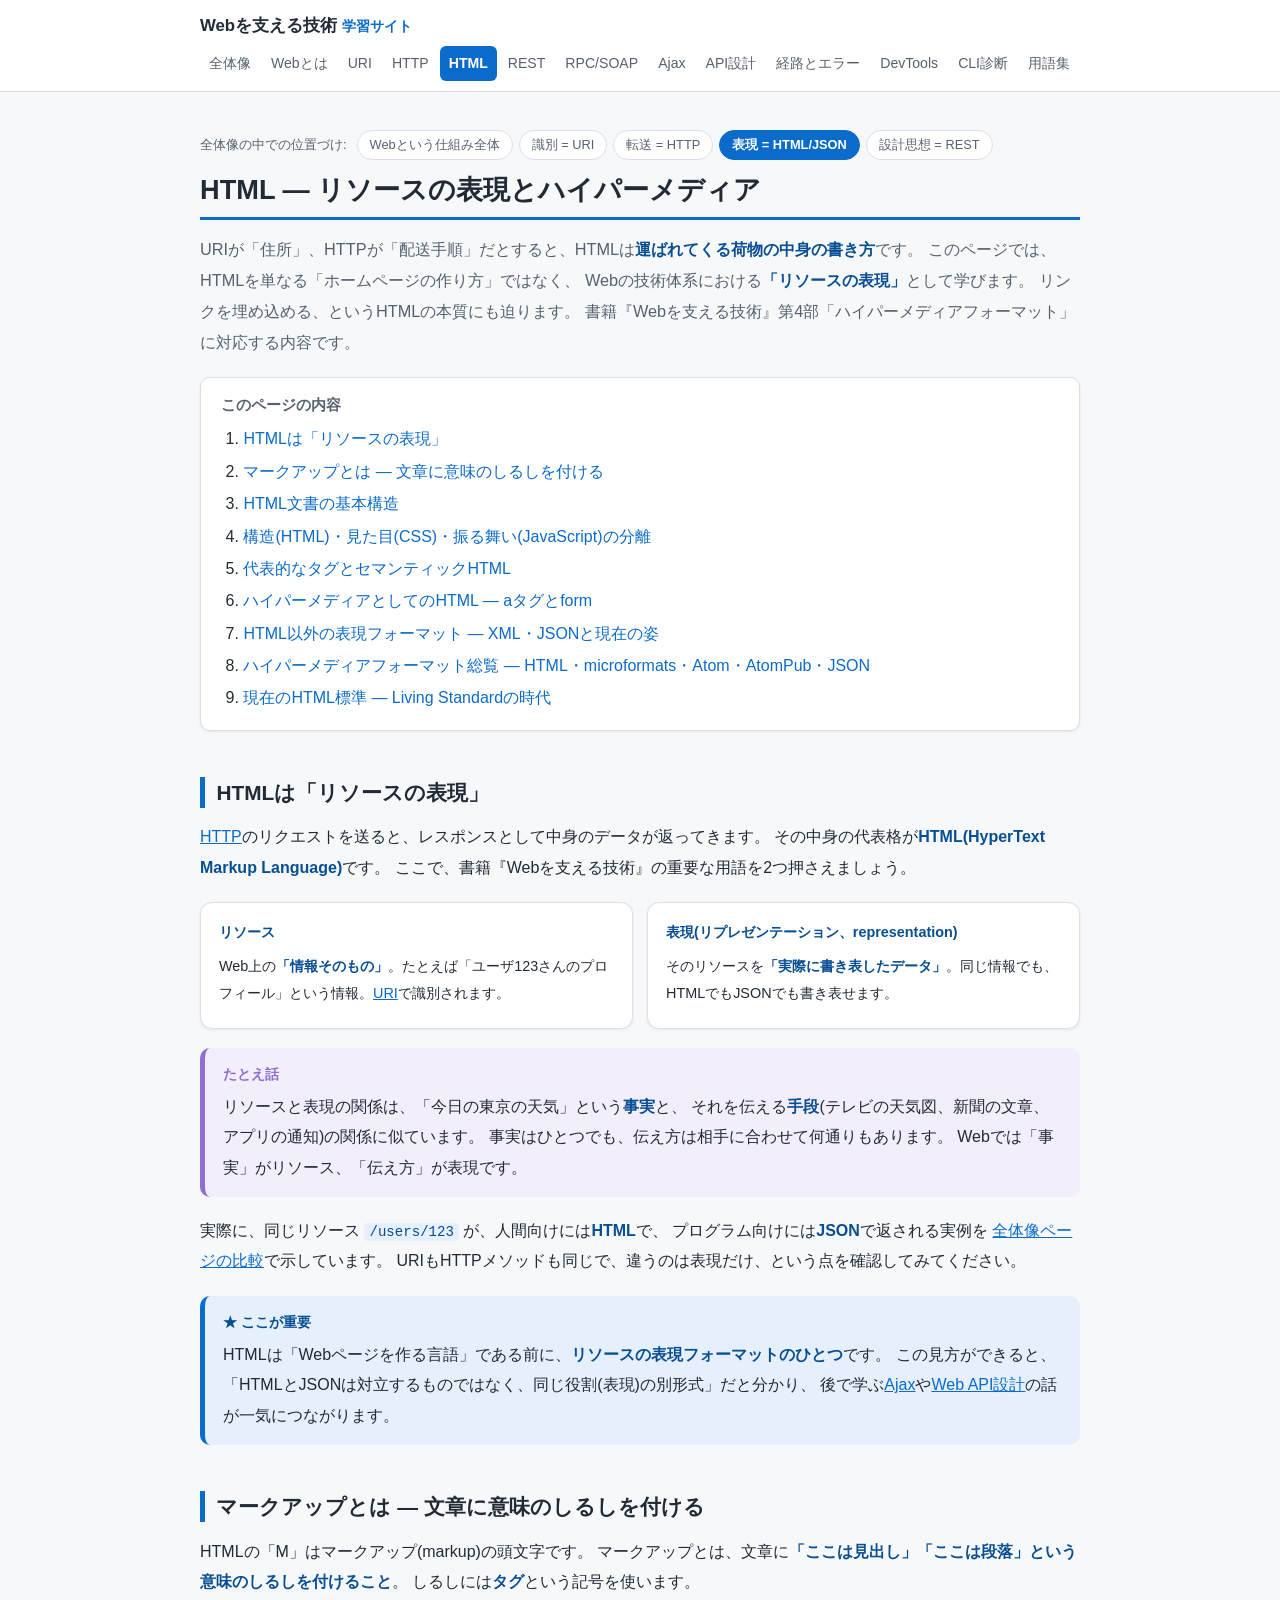
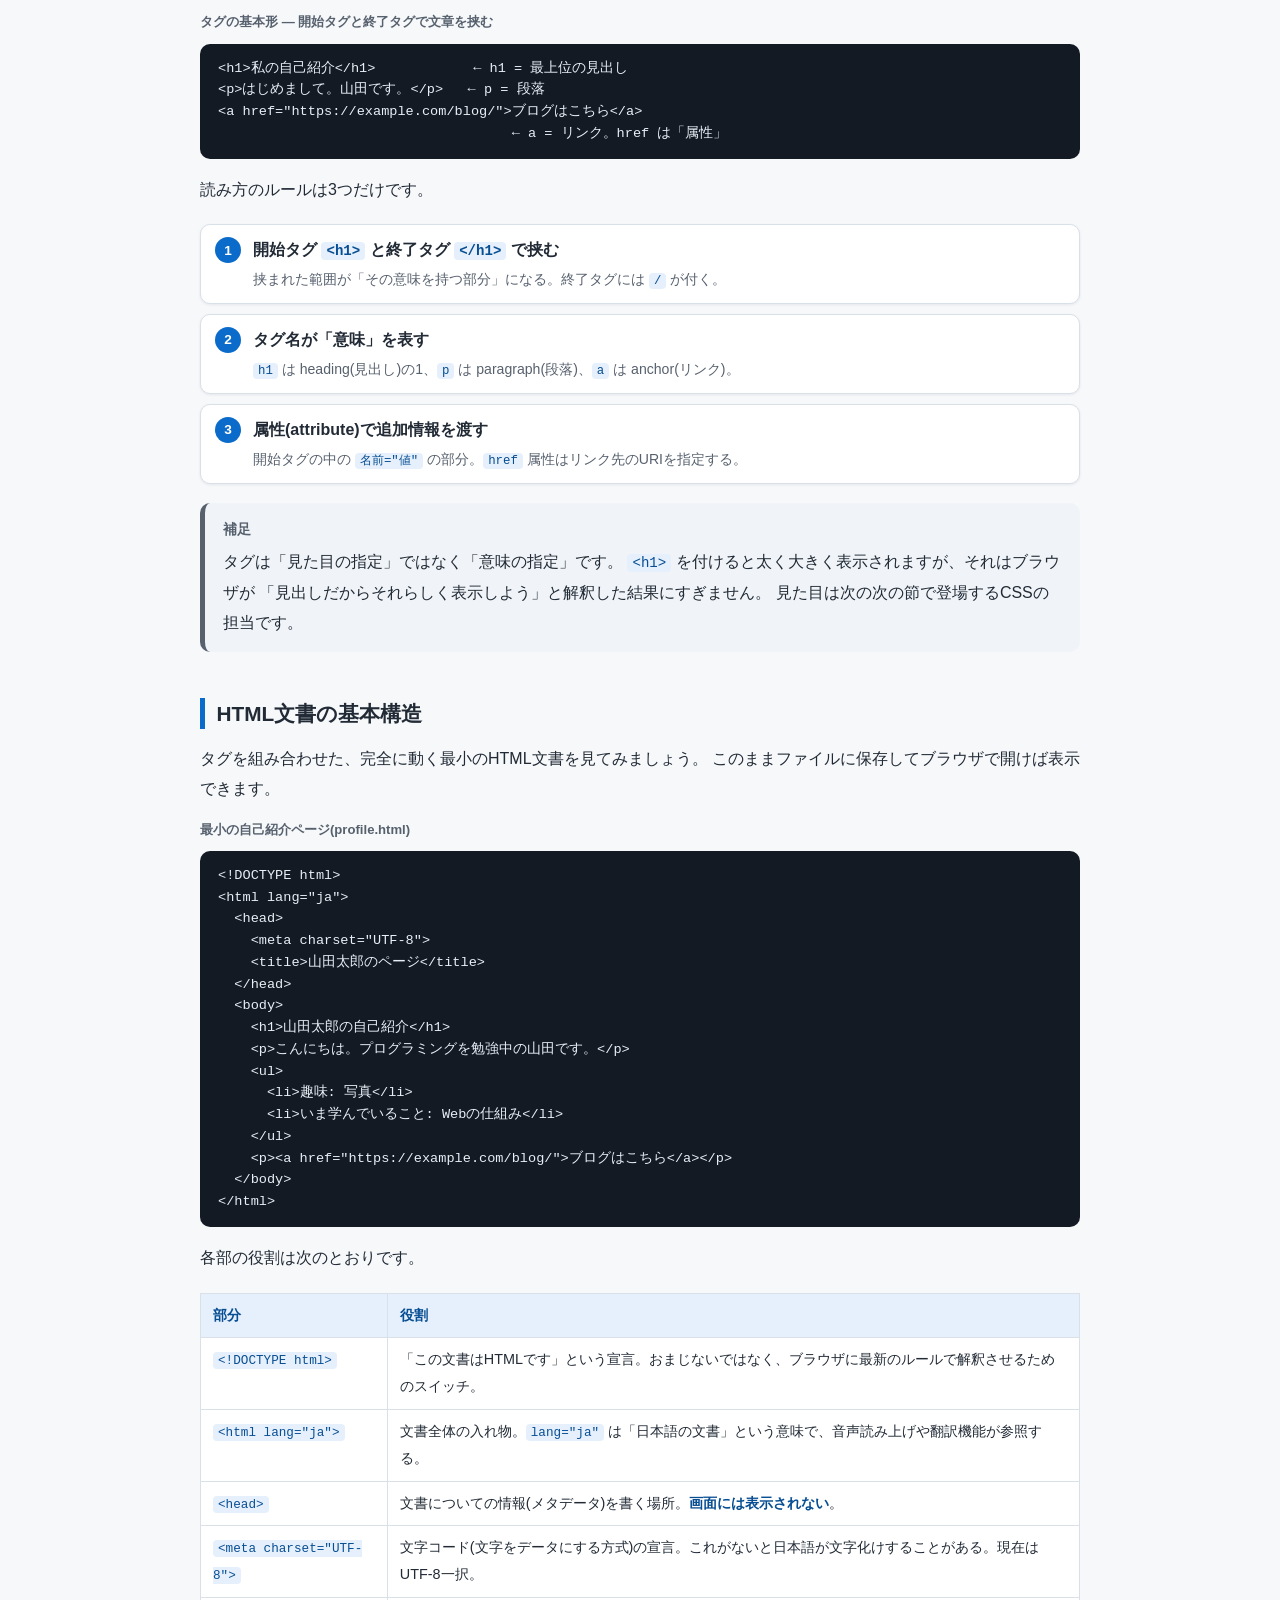
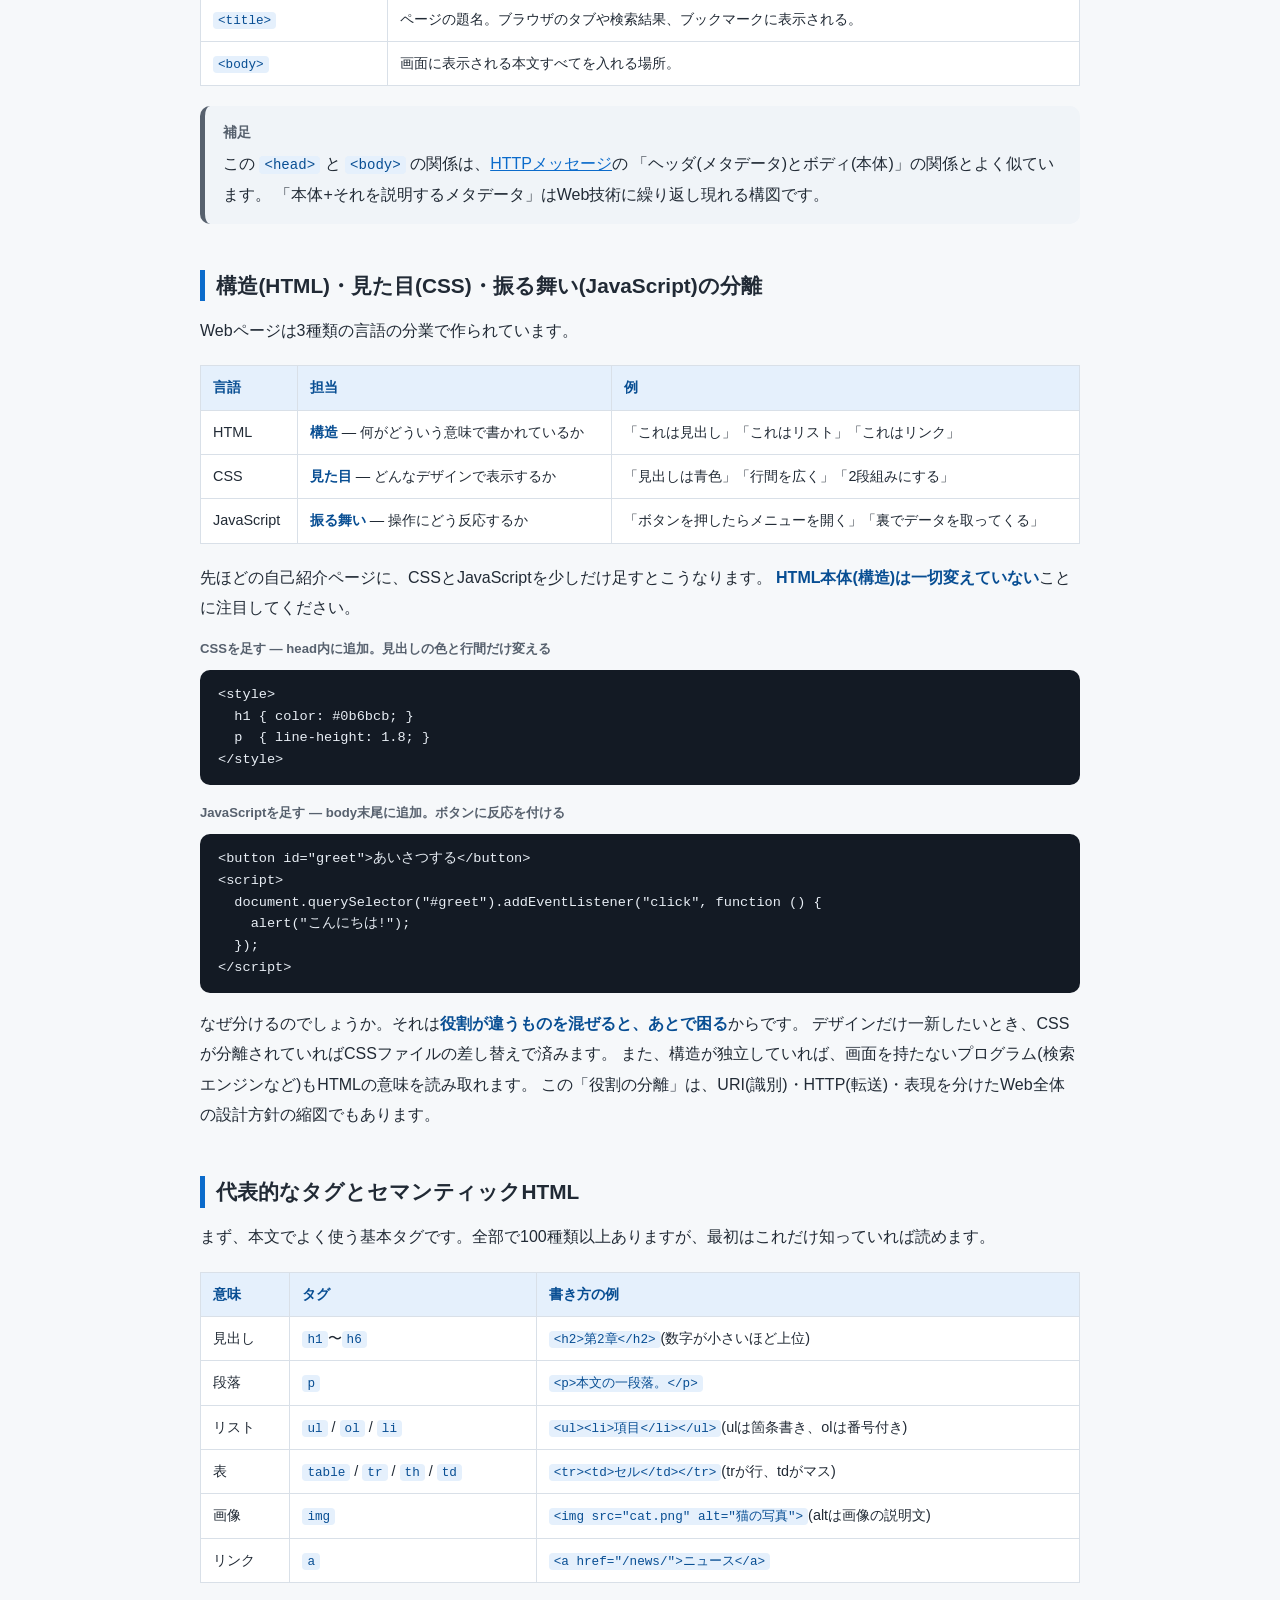
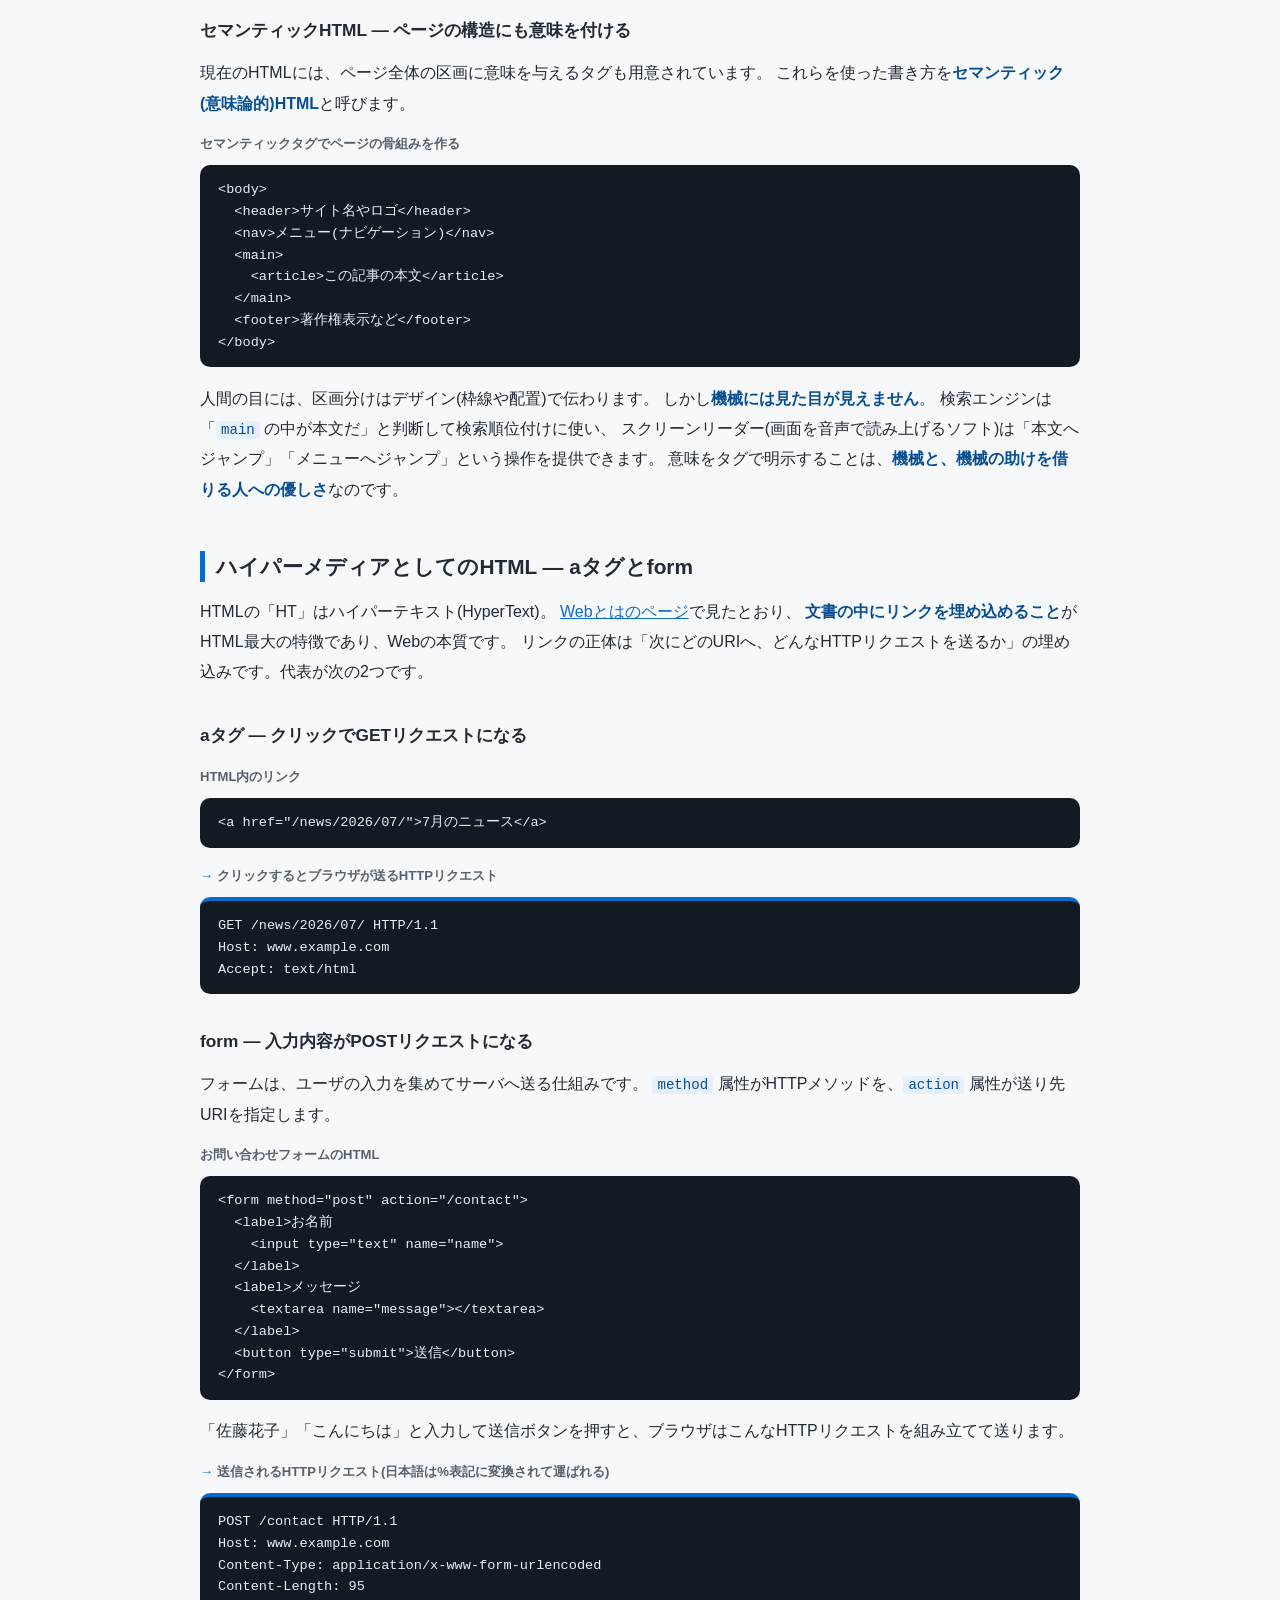
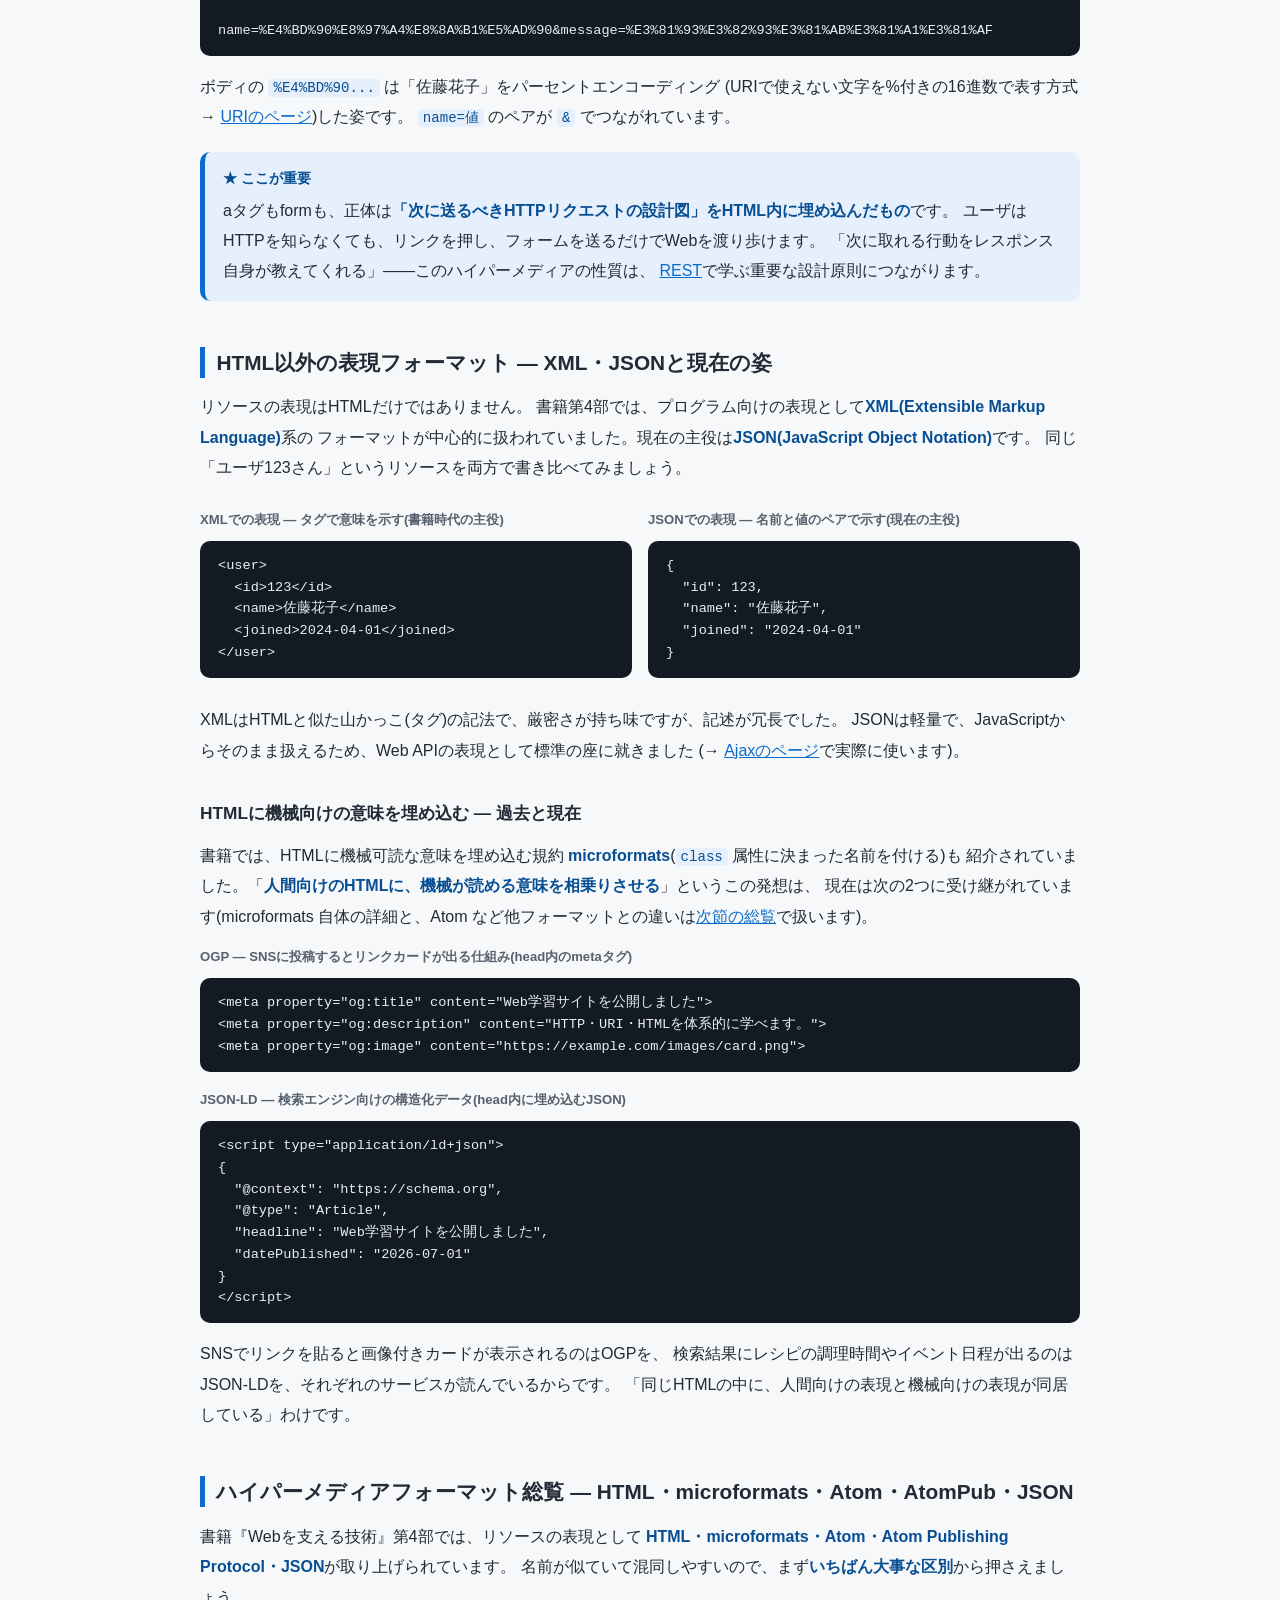
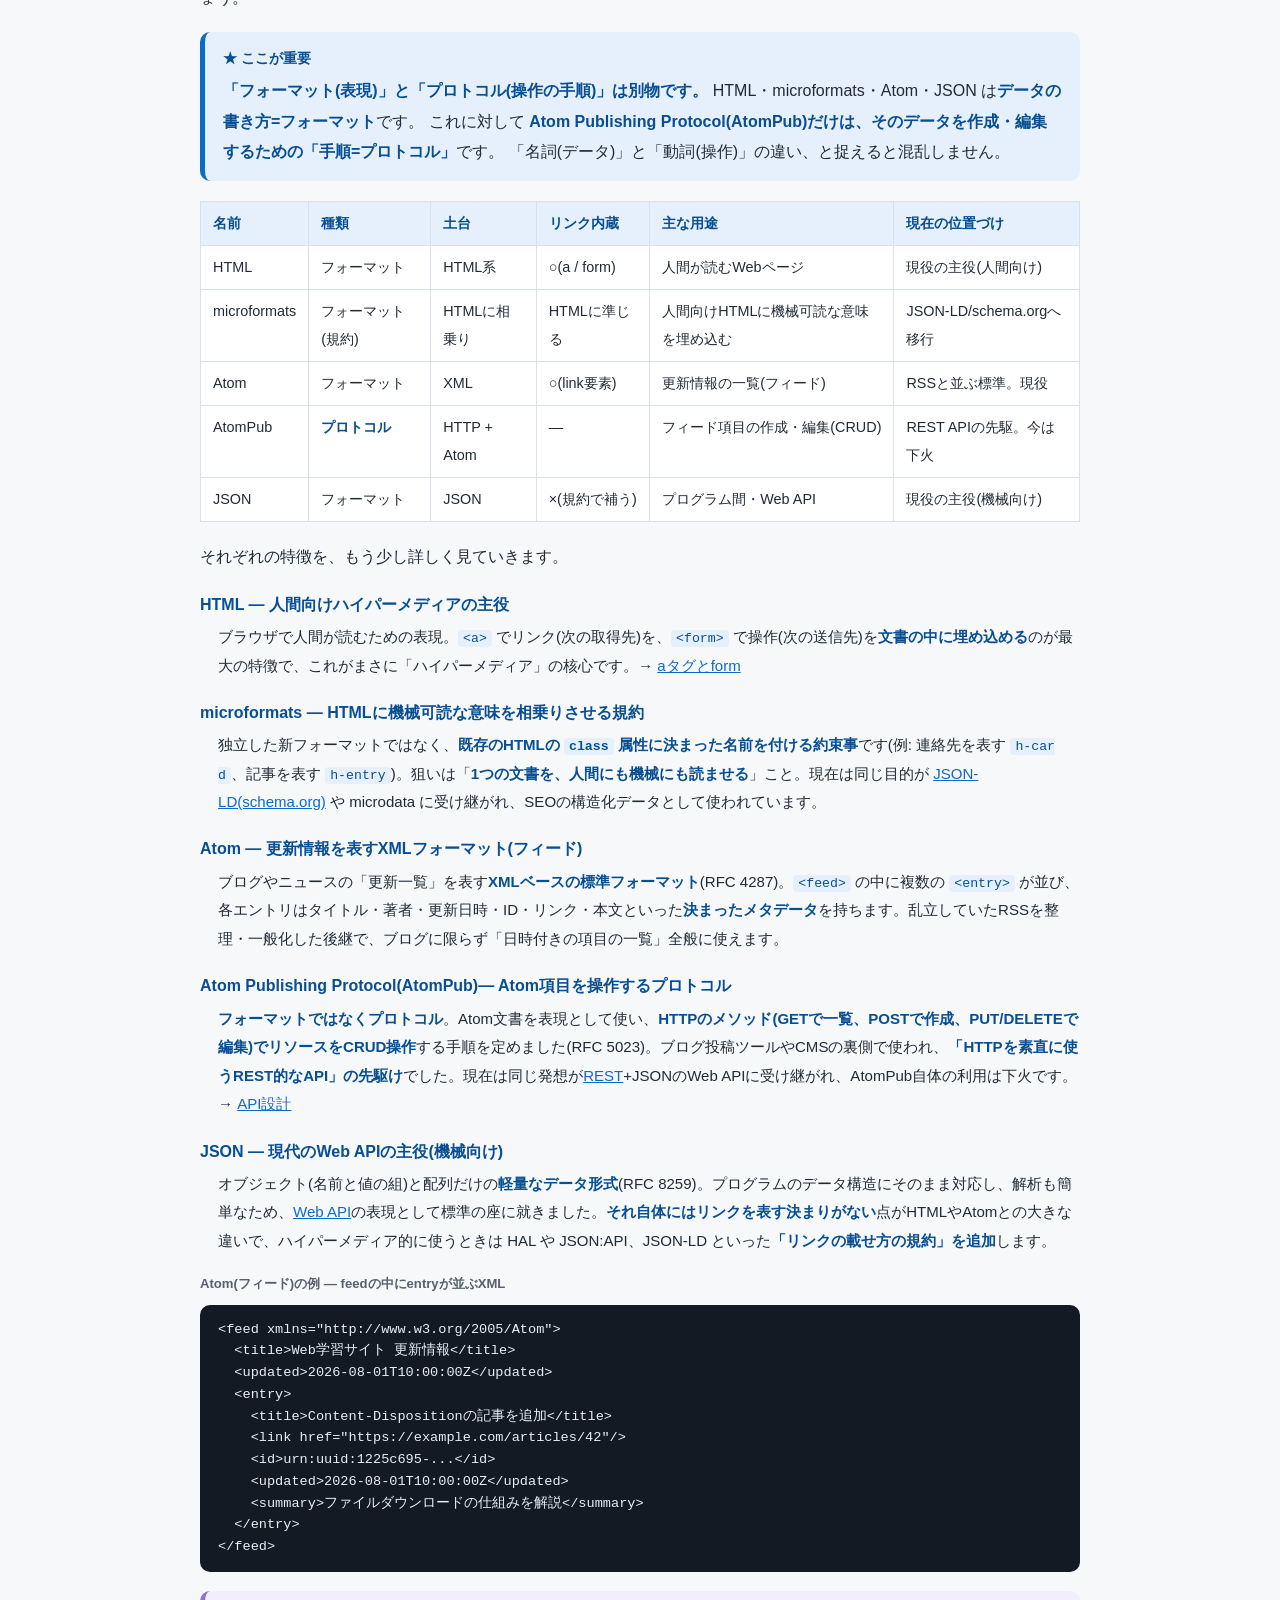
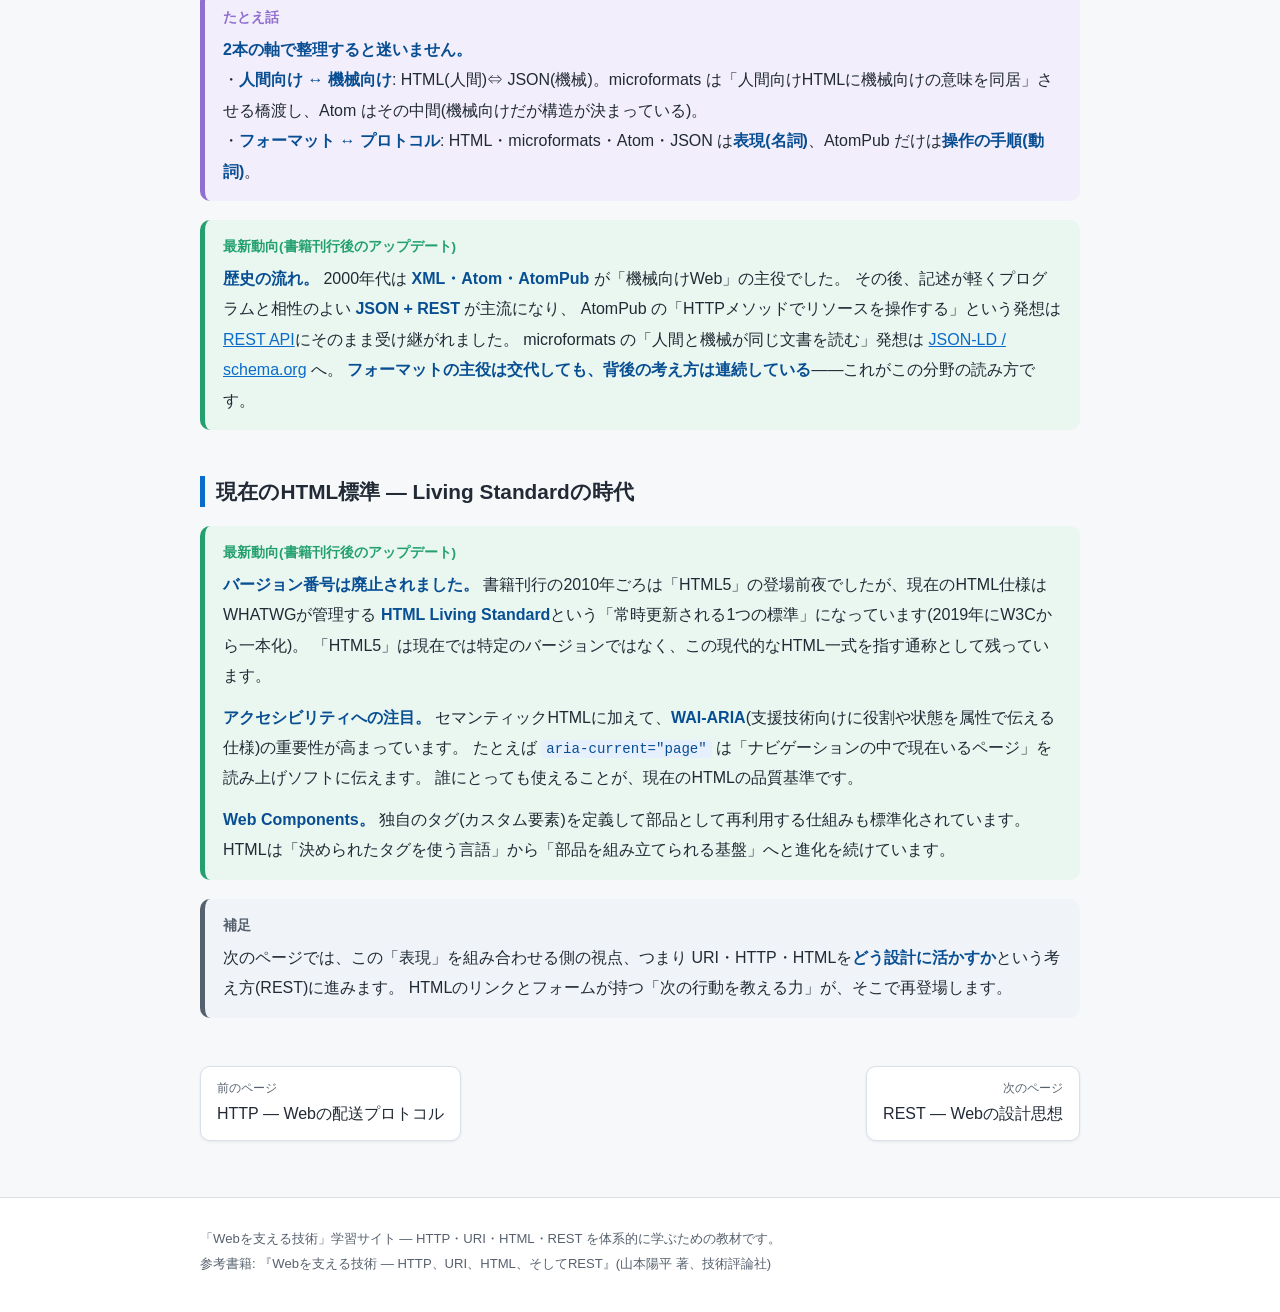
<file: learning-site/html.html>
<!DOCTYPE html>
<html lang="ja">
<head>
<meta charset="UTF-8">
<meta name="viewport" content="width=device-width, initial-scale=1.0">
<title>HTML — リソースの表現とハイパーメディア | 「Webを支える技術」学習サイト</title>
<meta name="description" content="HTMLをリソースの表現として捉え、マークアップの基本、文書構造、セマンティックHTML、フォーム、JSONなどの表現フォーマットを初級者向けに解説します。">
<link rel="stylesheet" href="style.css">
</head>
<body>
<header class="site-header">
  <div class="container">
    <a class="site-title" href="index.html">Webを支える技術 <span>学習サイト</span></a>
    <nav class="site-nav">
      <a href="index.html">全体像</a>
      <a href="web.html">Webとは</a>
      <a href="uri.html">URI</a>
      <a href="http.html">HTTP</a>
      <a href="html.html" aria-current="page">HTML</a>
      <a href="rest.html">REST</a>
      <a href="rpc.html">RPC/SOAP</a>
      <a href="ajax.html">Ajax</a>
      <a href="api-design.html">API設計</a>
      <a href="network-path.html">経路とエラー</a>
      <a href="devtools.html">DevTools</a>
      <a href="cli-tools.html">CLI診断</a>
      <a href="glossary.html">用語集</a>
    </nav>
  </div>
</header>

<main class="container">

<div class="mini-map">
  <span class="mm-label">全体像の中での位置づけ:</span>
  <span class="mm-item">Webという仕組み全体</span>
  <span class="mm-item">識別 = URI</span>
  <span class="mm-item">転送 = HTTP</span>
  <span class="mm-item hl">表現 = HTML/JSON</span>
  <span class="mm-item">設計思想 = REST</span>
</div>

<h1>HTML — リソースの表現とハイパーメディア</h1>

<p class="lead">
URIが「住所」、HTTPが「配送手順」だとすると、HTMLは<strong>運ばれてくる荷物の中身の書き方</strong>です。
このページでは、HTMLを単なる「ホームページの作り方」ではなく、
Webの技術体系における<strong>「リソースの表現」</strong>として学びます。
リンクを埋め込める、というHTMLの本質にも迫ります。
書籍『Webを支える技術』第4部「ハイパーメディアフォーマット」に対応する内容です。
</p>

<div class="toc">
  <p class="toc-title">このページの内容</p>
  <ol>
    <li><a href="#representation">HTMLは「リソースの表現」</a></li>
    <li><a href="#markup">マークアップとは — 文章に意味のしるしを付ける</a></li>
    <li><a href="#structure">HTML文書の基本構造</a></li>
    <li><a href="#separation">構造(HTML)・見た目(CSS)・振る舞い(JavaScript)の分離</a></li>
    <li><a href="#tags">代表的なタグとセマンティックHTML</a></li>
    <li><a href="#hypermedia">ハイパーメディアとしてのHTML — aタグとform</a></li>
    <li><a href="#formats">HTML以外の表現フォーマット — XML・JSONと現在の姿</a></li>
    <li><a href="#hypermedia-formats">ハイパーメディアフォーマット総覧 — HTML・microformats・Atom・AtomPub・JSON</a></li>
    <li><a href="#modern-html">現在のHTML標準 — Living Standardの時代</a></li>
  </ol>
</div>

<section id="representation">
<h2>HTMLは「リソースの表現」</h2>

<p>
<a href="http.html">HTTP</a>のリクエストを送ると、レスポンスとして中身のデータが返ってきます。
その中身の代表格が<strong>HTML(HyperText Markup Language)</strong>です。
ここで、書籍『Webを支える技術』の重要な用語を2つ押さえましょう。
</p>

<div class="cards">
  <div class="card">
    <p class="card-title">リソース</p>
    <p>Web上の<strong>「情報そのもの」</strong>。たとえば「ユーザ123さんのプロフィール」という情報。<a href="uri.html">URI</a>で識別されます。</p>
  </div>
  <div class="card">
    <p class="card-title">表現(リプレゼンテーション、representation)</p>
    <p>そのリソースを<strong>「実際に書き表したデータ」</strong>。同じ情報でも、HTMLでもJSONでも書き表せます。</p>
  </div>
</div>

<div class="analogy">
<p>リソースと表現の関係は、「今日の東京の天気」という<strong>事実</strong>と、
それを伝える<strong>手段</strong>(テレビの天気図、新聞の文章、アプリの通知)の関係に似ています。
事実はひとつでも、伝え方は相手に合わせて何通りもあります。
Webでは「事実」がリソース、「伝え方」が表現です。</p>
</div>

<p>
実際に、同じリソース <code>/users/123</code> が、人間向けには<strong>HTML</strong>で、
プログラム向けには<strong>JSON</strong>で返される実例を
<a href="index.html#site-vs-api">全体像ページの比較</a>で示しています。
URIもHTTPメソッドも同じで、違うのは表現だけ、という点を確認してみてください。
</p>

<div class="point">
<p>HTMLは「Webページを作る言語」である前に、<strong>リソースの表現フォーマットのひとつ</strong>です。
この見方ができると、「HTMLとJSONは対立するものではなく、同じ役割(表現)の別形式」だと分かり、
後で学ぶ<a href="ajax.html">Ajax</a>や<a href="api-design.html">Web API設計</a>の話が一気につながります。</p>
</div>
</section>

<section id="markup">
<h2>マークアップとは — 文章に意味のしるしを付ける</h2>

<p>
HTMLの「M」はマークアップ(markup)の頭文字です。
マークアップとは、文章に<strong>「ここは見出し」「ここは段落」という意味のしるしを付けること</strong>。
しるしには<strong>タグ</strong>という記号を使います。
</p>

<p class="code-caption">タグの基本形 — 開始タグと終了タグで文章を挟む</p>
<pre><code>&lt;h1&gt;私の自己紹介&lt;/h1&gt;            ← h1 = 最上位の見出し
&lt;p&gt;はじめまして。山田です。&lt;/p&gt;   ← p = 段落
&lt;a href="https://example.com/blog/"&gt;ブログはこちら&lt;/a&gt;
                                    ← a = リンク。href は「属性」</code></pre>

<p>読み方のルールは3つだけです。</p>

<ol class="flow">
  <li><span class="flow-title">開始タグ <code>&lt;h1&gt;</code> と終了タグ <code>&lt;/h1&gt;</code> で挟む</span>
    <span class="flow-desc">挟まれた範囲が「その意味を持つ部分」になる。終了タグには <code>/</code> が付く。</span></li>
  <li><span class="flow-title">タグ名が「意味」を表す</span>
    <span class="flow-desc"><code>h1</code> は heading(見出し)の1、<code>p</code> は paragraph(段落)、<code>a</code> は anchor(リンク)。</span></li>
  <li><span class="flow-title">属性(attribute)で追加情報を渡す</span>
    <span class="flow-desc">開始タグの中の <code>名前="値"</code> の部分。<code>href</code> 属性はリンク先のURIを指定する。</span></li>
</ol>

<div class="note">
<p>タグは「見た目の指定」ではなく「意味の指定」です。
<code>&lt;h1&gt;</code> を付けると太く大きく表示されますが、それはブラウザが
「見出しだからそれらしく表示しよう」と解釈した結果にすぎません。
見た目は次の次の節で登場するCSSの担当です。</p>
</div>
</section>

<section id="structure">
<h2>HTML文書の基本構造</h2>

<p>タグを組み合わせた、完全に動く最小のHTML文書を見てみましょう。
このままファイルに保存してブラウザで開けば表示できます。</p>

<p class="code-caption">最小の自己紹介ページ(profile.html)</p>
<pre><code>&lt;!DOCTYPE html&gt;
&lt;html lang="ja"&gt;
  &lt;head&gt;
    &lt;meta charset="UTF-8"&gt;
    &lt;title&gt;山田太郎のページ&lt;/title&gt;
  &lt;/head&gt;
  &lt;body&gt;
    &lt;h1&gt;山田太郎の自己紹介&lt;/h1&gt;
    &lt;p&gt;こんにちは。プログラミングを勉強中の山田です。&lt;/p&gt;
    &lt;ul&gt;
      &lt;li&gt;趣味: 写真&lt;/li&gt;
      &lt;li&gt;いま学んでいること: Webの仕組み&lt;/li&gt;
    &lt;/ul&gt;
    &lt;p&gt;&lt;a href="https://example.com/blog/"&gt;ブログはこちら&lt;/a&gt;&lt;/p&gt;
  &lt;/body&gt;
&lt;/html&gt;</code></pre>

<p>各部の役割は次のとおりです。</p>

<div class="table-scroll">
<table>
  <thead>
    <tr><th>部分</th><th>役割</th></tr>
  </thead>
  <tbody>
    <tr>
      <td><code>&lt;!DOCTYPE html&gt;</code></td>
      <td>「この文書はHTMLです」という宣言。おまじないではなく、ブラウザに最新のルールで解釈させるためのスイッチ。</td>
    </tr>
    <tr>
      <td><code>&lt;html lang="ja"&gt;</code></td>
      <td>文書全体の入れ物。<code>lang="ja"</code> は「日本語の文書」という意味で、音声読み上げや翻訳機能が参照する。</td>
    </tr>
    <tr>
      <td><code>&lt;head&gt;</code></td>
      <td>文書についての情報(メタデータ)を書く場所。<strong>画面には表示されない</strong>。</td>
    </tr>
    <tr>
      <td><code>&lt;meta charset="UTF-8"&gt;</code></td>
      <td>文字コード(文字をデータにする方式)の宣言。これがないと日本語が文字化けすることがある。現在はUTF-8一択。</td>
    </tr>
    <tr>
      <td><code>&lt;title&gt;</code></td>
      <td>ページの題名。ブラウザのタブや検索結果、ブックマークに表示される。</td>
    </tr>
    <tr>
      <td><code>&lt;body&gt;</code></td>
      <td>画面に表示される本文すべてを入れる場所。</td>
    </tr>
  </tbody>
</table>
</div>

<div class="note">
<p>この <code>&lt;head&gt;</code> と <code>&lt;body&gt;</code> の関係は、<a href="http.html">HTTPメッセージ</a>の
「ヘッダ(メタデータ)とボディ(本体)」の関係とよく似ています。
「本体+それを説明するメタデータ」はWeb技術に繰り返し現れる構図です。</p>
</div>
</section>

<section id="separation">
<h2>構造(HTML)・見た目(CSS)・振る舞い(JavaScript)の分離</h2>

<p>Webページは3種類の言語の分業で作られています。</p>

<div class="table-scroll">
<table>
  <thead>
    <tr><th>言語</th><th>担当</th><th>例</th></tr>
  </thead>
  <tbody>
    <tr>
      <td>HTML</td>
      <td><strong>構造</strong> — 何がどういう意味で書かれているか</td>
      <td>「これは見出し」「これはリスト」「これはリンク」</td>
    </tr>
    <tr>
      <td>CSS</td>
      <td><strong>見た目</strong> — どんなデザインで表示するか</td>
      <td>「見出しは青色」「行間を広く」「2段組みにする」</td>
    </tr>
    <tr>
      <td>JavaScript</td>
      <td><strong>振る舞い</strong> — 操作にどう反応するか</td>
      <td>「ボタンを押したらメニューを開く」「裏でデータを取ってくる」</td>
    </tr>
  </tbody>
</table>
</div>

<p>先ほどの自己紹介ページに、CSSとJavaScriptを少しだけ足すとこうなります。
<strong>HTML本体(構造)は一切変えていない</strong>ことに注目してください。</p>

<p class="code-caption">CSSを足す — head内に追加。見出しの色と行間だけ変える</p>
<pre><code>&lt;style&gt;
  h1 { color: #0b6bcb; }
  p  { line-height: 1.8; }
&lt;/style&gt;</code></pre>

<p class="code-caption">JavaScriptを足す — body末尾に追加。ボタンに反応を付ける</p>
<pre><code>&lt;button id="greet"&gt;あいさつする&lt;/button&gt;
&lt;script&gt;
  document.querySelector("#greet").addEventListener("click", function () {
    alert("こんにちは!");
  });
&lt;/script&gt;</code></pre>

<p>
なぜ分けるのでしょうか。それは<strong>役割が違うものを混ぜると、あとで困る</strong>からです。
デザインだけ一新したいとき、CSSが分離されていればCSSファイルの差し替えで済みます。
また、構造が独立していれば、画面を持たないプログラム(検索エンジンなど)もHTMLの意味を読み取れます。
この「役割の分離」は、URI(識別)・HTTP(転送)・表現を分けたWeb全体の設計方針の縮図でもあります。
</p>
</section>

<section id="tags">
<h2>代表的なタグとセマンティックHTML</h2>

<p>まず、本文でよく使う基本タグです。全部で100種類以上ありますが、最初はこれだけ知っていれば読めます。</p>

<div class="table-scroll">
<table>
  <thead>
    <tr><th>意味</th><th>タグ</th><th>書き方の例</th></tr>
  </thead>
  <tbody>
    <tr>
      <td>見出し</td>
      <td><code>h1</code>〜<code>h6</code></td>
      <td><code>&lt;h2&gt;第2章&lt;/h2&gt;</code>(数字が小さいほど上位)</td>
    </tr>
    <tr>
      <td>段落</td>
      <td><code>p</code></td>
      <td><code>&lt;p&gt;本文の一段落。&lt;/p&gt;</code></td>
    </tr>
    <tr>
      <td>リスト</td>
      <td><code>ul</code> / <code>ol</code> / <code>li</code></td>
      <td><code>&lt;ul&gt;&lt;li&gt;項目&lt;/li&gt;&lt;/ul&gt;</code>(ulは箇条書き、olは番号付き)</td>
    </tr>
    <tr>
      <td>表</td>
      <td><code>table</code> / <code>tr</code> / <code>th</code> / <code>td</code></td>
      <td><code>&lt;tr&gt;&lt;td&gt;セル&lt;/td&gt;&lt;/tr&gt;</code>(trが行、tdがマス)</td>
    </tr>
    <tr>
      <td>画像</td>
      <td><code>img</code></td>
      <td><code>&lt;img src="cat.png" alt="猫の写真"&gt;</code>(altは画像の説明文)</td>
    </tr>
    <tr>
      <td>リンク</td>
      <td><code>a</code></td>
      <td><code>&lt;a href="/news/"&gt;ニュース&lt;/a&gt;</code></td>
    </tr>
  </tbody>
</table>
</div>

<h3>セマンティックHTML — ページの構造にも意味を付ける</h3>

<p>
現在のHTMLには、ページ全体の区画に意味を与えるタグも用意されています。
これらを使った書き方を<strong>セマンティック(意味論的)HTML</strong>と呼びます。
</p>

<p class="code-caption">セマンティックタグでページの骨組みを作る</p>
<pre><code>&lt;body&gt;
  &lt;header&gt;サイト名やロゴ&lt;/header&gt;
  &lt;nav&gt;メニュー(ナビゲーション)&lt;/nav&gt;
  &lt;main&gt;
    &lt;article&gt;この記事の本文&lt;/article&gt;
  &lt;/main&gt;
  &lt;footer&gt;著作権表示など&lt;/footer&gt;
&lt;/body&gt;</code></pre>

<p>
人間の目には、区画分けはデザイン(枠線や配置)で伝わります。
しかし<strong>機械には見た目が見えません</strong>。
検索エンジンは「<code>main</code> の中が本文だ」と判断して検索順位付けに使い、
スクリーンリーダー(画面を音声で読み上げるソフト)は「本文へジャンプ」「メニューへジャンプ」という操作を提供できます。
意味をタグで明示することは、<strong>機械と、機械の助けを借りる人への優しさ</strong>なのです。
</p>
</section>

<section id="hypermedia">
<h2>ハイパーメディアとしてのHTML — aタグとform</h2>

<p>
HTMLの「HT」はハイパーテキスト(HyperText)。
<a href="web.html#hypermedia">Webとはのページ</a>で見たとおり、
<strong>文書の中にリンクを埋め込めること</strong>がHTML最大の特徴であり、Webの本質です。
リンクの正体は「次にどのURIへ、どんなHTTPリクエストを送るか」の埋め込みです。代表が次の2つです。
</p>

<h3>aタグ — クリックでGETリクエストになる</h3>

<p class="code-caption">HTML内のリンク</p>
<pre><code>&lt;a href="/news/2026/07/"&gt;7月のニュース&lt;/a&gt;</code></pre>

<p class="code-caption req">クリックするとブラウザが送るHTTPリクエスト</p>
<pre class="req"><code>GET /news/2026/07/ HTTP/1.1
Host: www.example.com
Accept: text/html</code></pre>

<h3>form — 入力内容がPOSTリクエストになる</h3>

<p>フォームは、ユーザの入力を集めてサーバへ送る仕組みです。
<code>method</code> 属性がHTTPメソッドを、<code>action</code> 属性が送り先URIを指定します。</p>

<p class="code-caption">お問い合わせフォームのHTML</p>
<pre><code>&lt;form method="post" action="/contact"&gt;
  &lt;label&gt;お名前
    &lt;input type="text" name="name"&gt;
  &lt;/label&gt;
  &lt;label&gt;メッセージ
    &lt;textarea name="message"&gt;&lt;/textarea&gt;
  &lt;/label&gt;
  &lt;button type="submit"&gt;送信&lt;/button&gt;
&lt;/form&gt;</code></pre>

<p>「佐藤花子」「こんにちは」と入力して送信ボタンを押すと、ブラウザはこんなHTTPリクエストを組み立てて送ります。</p>

<p class="code-caption req">送信されるHTTPリクエスト(日本語は%表記に変換されて運ばれる)</p>
<pre class="req"><code>POST /contact HTTP/1.1
Host: www.example.com
Content-Type: application/x-www-form-urlencoded
Content-Length: 95

name=%E4%BD%90%E8%97%A4%E8%8A%B1%E5%AD%90&amp;message=%E3%81%93%E3%82%93%E3%81%AB%E3%81%A1%E3%81%AF</code></pre>

<p>ボディの <code>%E4%BD%90...</code> は「佐藤花子」をパーセントエンコーディング
(URIで使えない文字を%付きの16進数で表す方式 → <a href="uri.html">URIのページ</a>)した姿です。
<code>name=値</code> のペアが <code>&amp;</code> でつながれています。</p>

<div class="point">
<p>aタグもformも、正体は<strong>「次に送るべきHTTPリクエストの設計図」をHTML内に埋め込んだもの</strong>です。
ユーザはHTTPを知らなくても、リンクを押し、フォームを送るだけでWebを渡り歩けます。
「次に取れる行動をレスポンス自身が教えてくれる」——このハイパーメディアの性質は、
<a href="rest.html">REST</a>で学ぶ重要な設計原則につながります。</p>
</div>
</section>

<section id="formats">
<h2>HTML以外の表現フォーマット — XML・JSONと現在の姿</h2>

<p>
リソースの表現はHTMLだけではありません。
書籍第4部では、プログラム向けの表現として<strong>XML(Extensible Markup Language)</strong>系の
フォーマットが中心的に扱われていました。現在の主役は<strong>JSON(JavaScript Object Notation)</strong>です。
同じ「ユーザ123さん」というリソースを両方で書き比べてみましょう。
</p>

<div class="http-pair side">
<div>
<p class="code-caption">XMLでの表現 — タグで意味を示す(書籍時代の主役)</p>
<pre><code>&lt;user&gt;
  &lt;id&gt;123&lt;/id&gt;
  &lt;name&gt;佐藤花子&lt;/name&gt;
  &lt;joined&gt;2024-04-01&lt;/joined&gt;
&lt;/user&gt;</code></pre>
</div>
<div>
<p class="code-caption">JSONでの表現 — 名前と値のペアで示す(現在の主役)</p>
<pre><code>{
  "id": 123,
  "name": "佐藤花子",
  "joined": "2024-04-01"
}</code></pre>
</div>
</div>

<p>
XMLはHTMLと似た山かっこ(タグ)の記法で、厳密さが持ち味ですが、記述が冗長でした。
JSONは軽量で、JavaScriptからそのまま扱えるため、Web APIの表現として標準の座に就きました
(→ <a href="ajax.html">Ajaxのページ</a>で実際に使います)。
</p>

<h3>HTMLに機械向けの意味を埋め込む — 過去と現在</h3>

<p>
書籍では、HTMLに機械可読な意味を埋め込む規約 <strong>microformats</strong>(<code>class</code> 属性に決まった名前を付ける)も
紹介されていました。「<strong>人間向けのHTMLに、機械が読める意味を相乗りさせる</strong>」というこの発想は、
現在は次の2つに受け継がれています(microformats 自体の詳細と、Atom など他フォーマットとの違いは<a href="#hypermedia-formats">次節の総覧</a>で扱います)。
</p>

<p class="code-caption">OGP — SNSに投稿するとリンクカードが出る仕組み(head内のmetaタグ)</p>
<pre><code>&lt;meta property="og:title" content="Web学習サイトを公開しました"&gt;
&lt;meta property="og:description" content="HTTP・URI・HTMLを体系的に学べます。"&gt;
&lt;meta property="og:image" content="https://example.com/images/card.png"&gt;</code></pre>

<p class="code-caption">JSON-LD — 検索エンジン向けの構造化データ(head内に埋め込むJSON)</p>
<pre><code>&lt;script type="application/ld+json"&gt;
{
  "@context": "https://schema.org",
  "@type": "Article",
  "headline": "Web学習サイトを公開しました",
  "datePublished": "2026-07-01"
}
&lt;/script&gt;</code></pre>

<p>
SNSでリンクを貼ると画像付きカードが表示されるのはOGPを、
検索結果にレシピの調理時間やイベント日程が出るのはJSON-LDを、それぞれのサービスが読んでいるからです。
「同じHTMLの中に、人間向けの表現と機械向けの表現が同居している」わけです。
</p>
</section>

<section id="hypermedia-formats">
<h2>ハイパーメディアフォーマット総覧 — HTML・microformats・Atom・AtomPub・JSON</h2>

<p>
書籍『Webを支える技術』第4部では、リソースの表現として
<strong>HTML・microformats・Atom・Atom Publishing Protocol・JSON</strong>が取り上げられています。
名前が似ていて混同しやすいので、まず<strong>いちばん大事な区別</strong>から押さえましょう。
</p>

<div class="point">
<p><strong>「フォーマット(表現)」と「プロトコル(操作の手順)」は別物です。</strong>
HTML・microformats・Atom・JSON は<strong>データの書き方=フォーマット</strong>です。
これに対して <strong>Atom Publishing Protocol(AtomPub)だけは、そのデータを作成・編集するための「手順=プロトコル」</strong>です。
「名詞(データ)」と「動詞(操作)」の違い、と捉えると混乱しません。</p>
</div>

<div class="table-scroll">
<table>
  <thead>
    <tr><th>名前</th><th>種類</th><th>土台</th><th>リンク内蔵</th><th>主な用途</th><th>現在の位置づけ</th></tr>
  </thead>
  <tbody>
    <tr><td>HTML</td><td>フォーマット</td><td>HTML系</td><td>○(a / form)</td><td>人間が読むWebページ</td><td>現役の主役(人間向け)</td></tr>
    <tr><td>microformats</td><td>フォーマット(規約)</td><td>HTMLに相乗り</td><td>HTMLに準じる</td><td>人間向けHTMLに機械可読な意味を埋め込む</td><td>JSON-LD/schema.orgへ移行</td></tr>
    <tr><td>Atom</td><td>フォーマット</td><td>XML</td><td>○(link要素)</td><td>更新情報の一覧(フィード)</td><td>RSSと並ぶ標準。現役</td></tr>
    <tr><td>AtomPub</td><td><strong>プロトコル</strong></td><td>HTTP + Atom</td><td>—</td><td>フィード項目の作成・編集(CRUD)</td><td>REST APIの先駆。今は下火</td></tr>
    <tr><td>JSON</td><td>フォーマット</td><td>JSON</td><td>×(規約で補う)</td><td>プログラム間・Web API</td><td>現役の主役(機械向け)</td></tr>
  </tbody>
</table>
</div>

<p>それぞれの特徴を、もう少し詳しく見ていきます。</p>

<dl class="term-list">
  <dt>HTML — 人間向けハイパーメディアの主役</dt>
  <dd>ブラウザで人間が読むための表現。<code>&lt;a&gt;</code> でリンク(次の取得先)を、<code>&lt;form&gt;</code> で操作(次の送信先)を<strong>文書の中に埋め込める</strong>のが最大の特徴で、これがまさに「ハイパーメディア」の核心です。→ <a href="#hypermedia">aタグとform</a></dd>

  <dt>microformats — HTMLに機械可読な意味を相乗りさせる規約</dt>
  <dd>独立した新フォーマットではなく、<strong>既存のHTMLの <code>class</code> 属性に決まった名前を付ける約束事</strong>です(例: 連絡先を表す <code>h-card</code>、記事を表す <code>h-entry</code>)。狙いは「<strong>1つの文書を、人間にも機械にも読ませる</strong>」こと。現在は同じ目的が <a href="#formats">JSON-LD(schema.org)</a> や microdata に受け継がれ、SEOの構造化データとして使われています。</dd>

  <dt>Atom — 更新情報を表すXMLフォーマット(フィード)</dt>
  <dd>ブログやニュースの「更新一覧」を表す<strong>XMLベースの標準フォーマット</strong>(RFC 4287)。<code>&lt;feed&gt;</code> の中に複数の <code>&lt;entry&gt;</code> が並び、各エントリはタイトル・著者・更新日時・ID・リンク・本文といった<strong>決まったメタデータ</strong>を持ちます。乱立していたRSSを整理・一般化した後継で、ブログに限らず「日時付きの項目の一覧」全般に使えます。</dd>

  <dt>Atom Publishing Protocol(AtomPub)— Atom項目を操作するプロトコル</dt>
  <dd><strong>フォーマットではなくプロトコル</strong>。Atom文書を表現として使い、<strong>HTTPのメソッド(GETで一覧、POSTで作成、PUT/DELETEで編集)でリソースをCRUD操作</strong>する手順を定めました(RFC 5023)。ブログ投稿ツールやCMSの裏側で使われ、<strong>「HTTPを素直に使うREST的なAPI」の先駆け</strong>でした。現在は同じ発想が<a href="rest.html">REST</a>+JSONのWeb APIに受け継がれ、AtomPub自体の利用は下火です。→ <a href="api-design.html">API設計</a></dd>

  <dt>JSON — 現代のWeb APIの主役(機械向け)</dt>
  <dd>オブジェクト(名前と値の組)と配列だけの<strong>軽量なデータ形式</strong>(RFC 8259)。プログラムのデータ構造にそのまま対応し、解析も簡単なため、<a href="ajax.html">Web API</a>の表現として標準の座に就きました。<strong>それ自体にはリンクを表す決まりがない</strong>点がHTMLやAtomとの大きな違いで、ハイパーメディア的に使うときは HAL や JSON:API、JSON-LD といった<strong>「リンクの載せ方の規約」を追加</strong>します。</dd>
</dl>

<p class="code-caption">Atom(フィード)の例 — feedの中にentryが並ぶXML</p>
<pre><code>&lt;feed xmlns="http://www.w3.org/2005/Atom"&gt;
  &lt;title&gt;Web学習サイト 更新情報&lt;/title&gt;
  &lt;updated&gt;2026-08-01T10:00:00Z&lt;/updated&gt;
  &lt;entry&gt;
    &lt;title&gt;Content-Dispositionの記事を追加&lt;/title&gt;
    &lt;link href="https://example.com/articles/42"/&gt;
    &lt;id&gt;urn:uuid:1225c695-...&lt;/id&gt;
    &lt;updated&gt;2026-08-01T10:00:00Z&lt;/updated&gt;
    &lt;summary&gt;ファイルダウンロードの仕組みを解説&lt;/summary&gt;
  &lt;/entry&gt;
&lt;/feed&gt;</code></pre>

<div class="analogy">
<p><strong>2本の軸で整理すると迷いません。</strong><br>
・<strong>人間向け ↔ 機械向け</strong>: HTML(人間)⇔ JSON(機械)。microformats は「人間向けHTMLに機械向けの意味を同居」させる橋渡し、Atom はその中間(機械向けだが構造が決まっている)。<br>
・<strong>フォーマット ↔ プロトコル</strong>: HTML・microformats・Atom・JSON は<strong>表現(名詞)</strong>、AtomPub だけは<strong>操作の手順(動詞)</strong>。</p>
</div>

<div class="modern">
<p><strong>歴史の流れ。</strong>
2000年代は <strong>XML・Atom・AtomPub</strong> が「機械向けWeb」の主役でした。
その後、記述が軽くプログラムと相性のよい <strong>JSON + REST</strong> が主流になり、
AtomPub の「HTTPメソッドでリソースを操作する」という発想は<a href="rest.html">REST API</a>にそのまま受け継がれました。
microformats の「人間と機械が同じ文書を読む」発想は <a href="#formats">JSON-LD / schema.org</a> へ。
<strong>フォーマットの主役は交代しても、背後の考え方は連続している</strong>——これがこの分野の読み方です。</p>
</div>
</section>

<section id="modern-html">
<h2>現在のHTML標準 — Living Standardの時代</h2>

<div class="modern">
<p><strong>バージョン番号は廃止されました。</strong>
書籍刊行の2010年ごろは「HTML5」の登場前夜でしたが、現在のHTML仕様はWHATWGが管理する
<strong>HTML Living Standard</strong>という「常時更新される1つの標準」になっています(2019年にW3Cから一本化)。
「HTML5」は現在では特定のバージョンではなく、この現代的なHTML一式を指す通称として残っています。</p>
<p><strong>アクセシビリティへの注目。</strong>
セマンティックHTMLに加えて、<strong>WAI-ARIA</strong>(支援技術向けに役割や状態を属性で伝える仕様)の重要性が高まっています。
たとえば <code>aria-current="page"</code> は「ナビゲーションの中で現在いるページ」を読み上げソフトに伝えます。
誰にとっても使えることが、現在のHTMLの品質基準です。</p>
<p><strong>Web Components。</strong>
独自のタグ(カスタム要素)を定義して部品として再利用する仕組みも標準化されています。
HTMLは「決められたタグを使う言語」から「部品を組み立てられる基盤」へと進化を続けています。</p>
</div>

<div class="note">
<p>次のページでは、この「表現」を組み合わせる側の視点、つまり
URI・HTTP・HTMLを<strong>どう設計に活かすか</strong>という考え方(REST)に進みます。
HTMLのリンクとフォームが持つ「次の行動を教える力」が、そこで再登場します。</p>
</div>
</section>

<nav class="page-nav">
  <a class="prev" href="http.html"><span class="nav-dir">前のページ</span>HTTP — Webの配送プロトコル</a>
  <a class="next" href="rest.html"><span class="nav-dir">次のページ</span>REST — Webの設計思想</a>
</nav>

</main>

<footer class="site-footer">
  <div class="container">
    <p>「Webを支える技術」学習サイト — HTTP・URI・HTML・REST を体系的に学ぶための教材です。<br>
    参考書籍: 『Webを支える技術 — HTTP、URI、HTML、そしてREST』(山本陽平 著、技術評論社)</p>
  </div>
</footer>
</body>
</html>
</file>
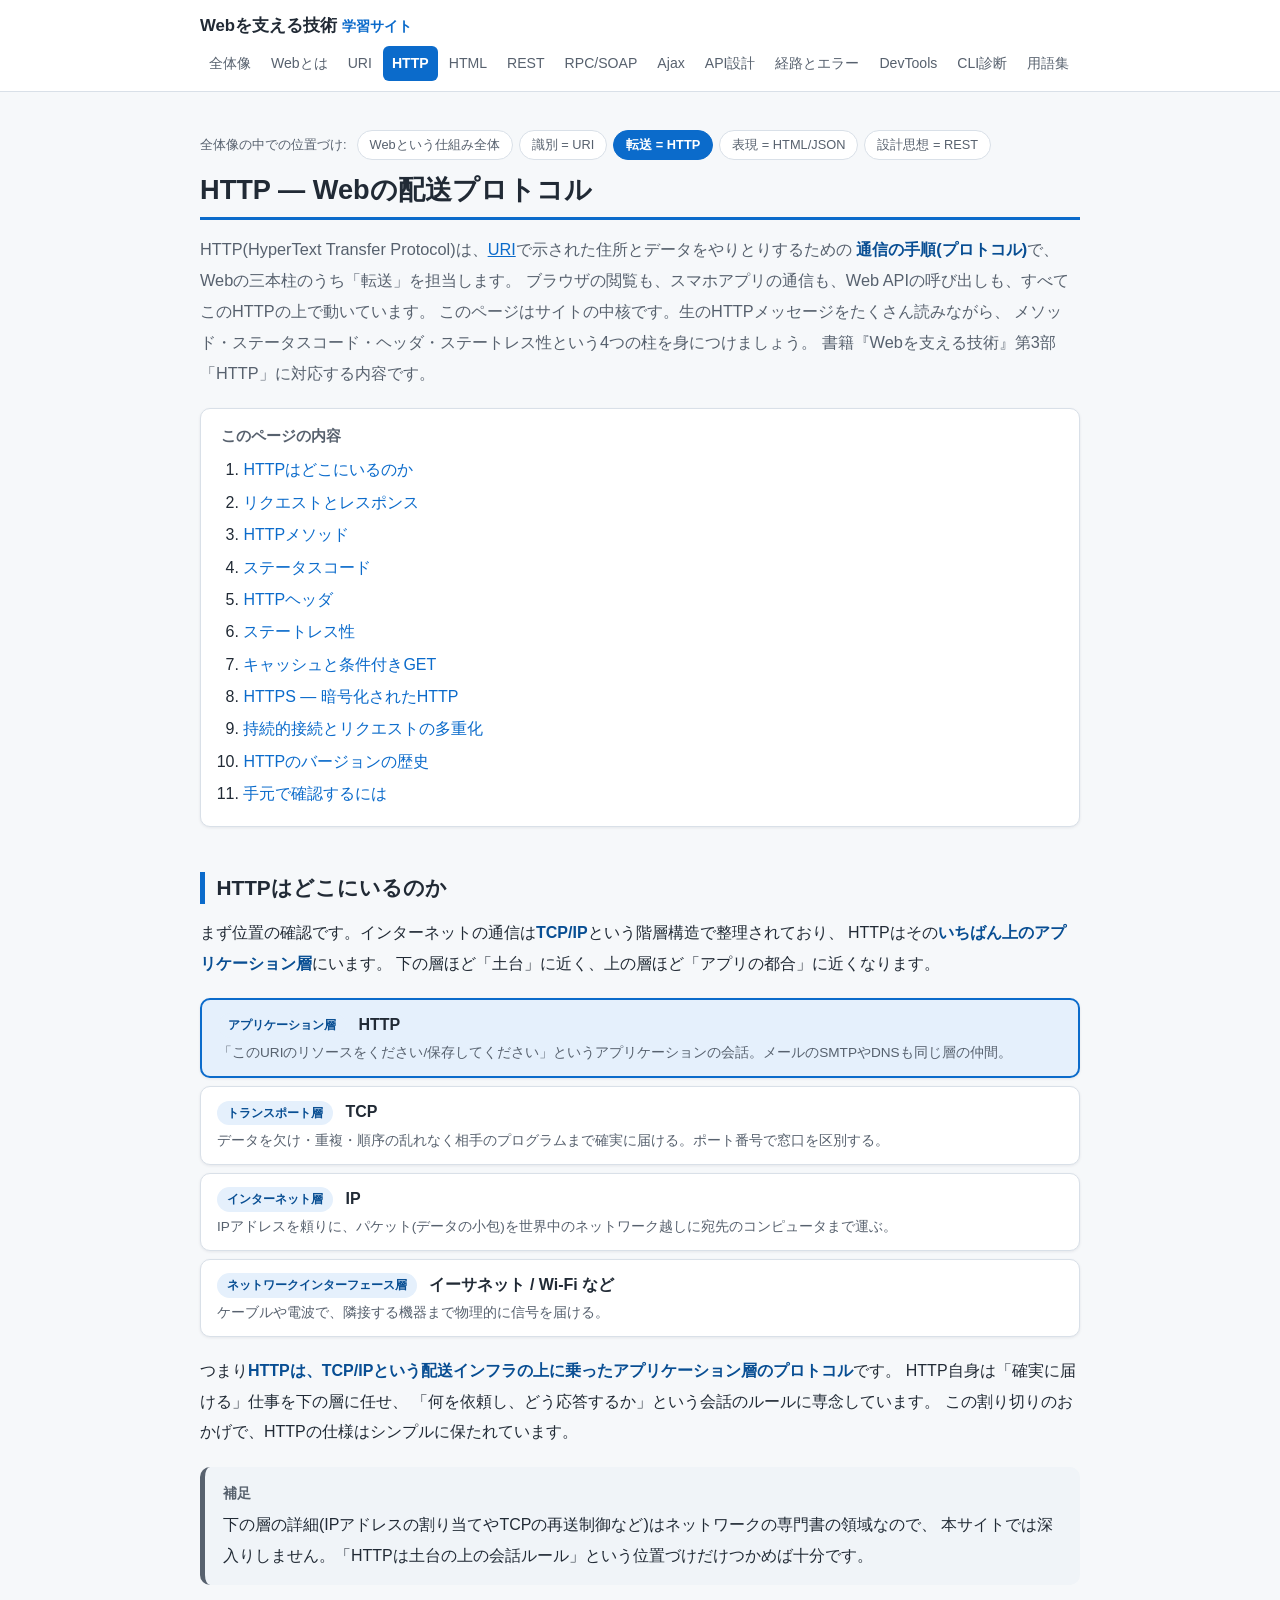
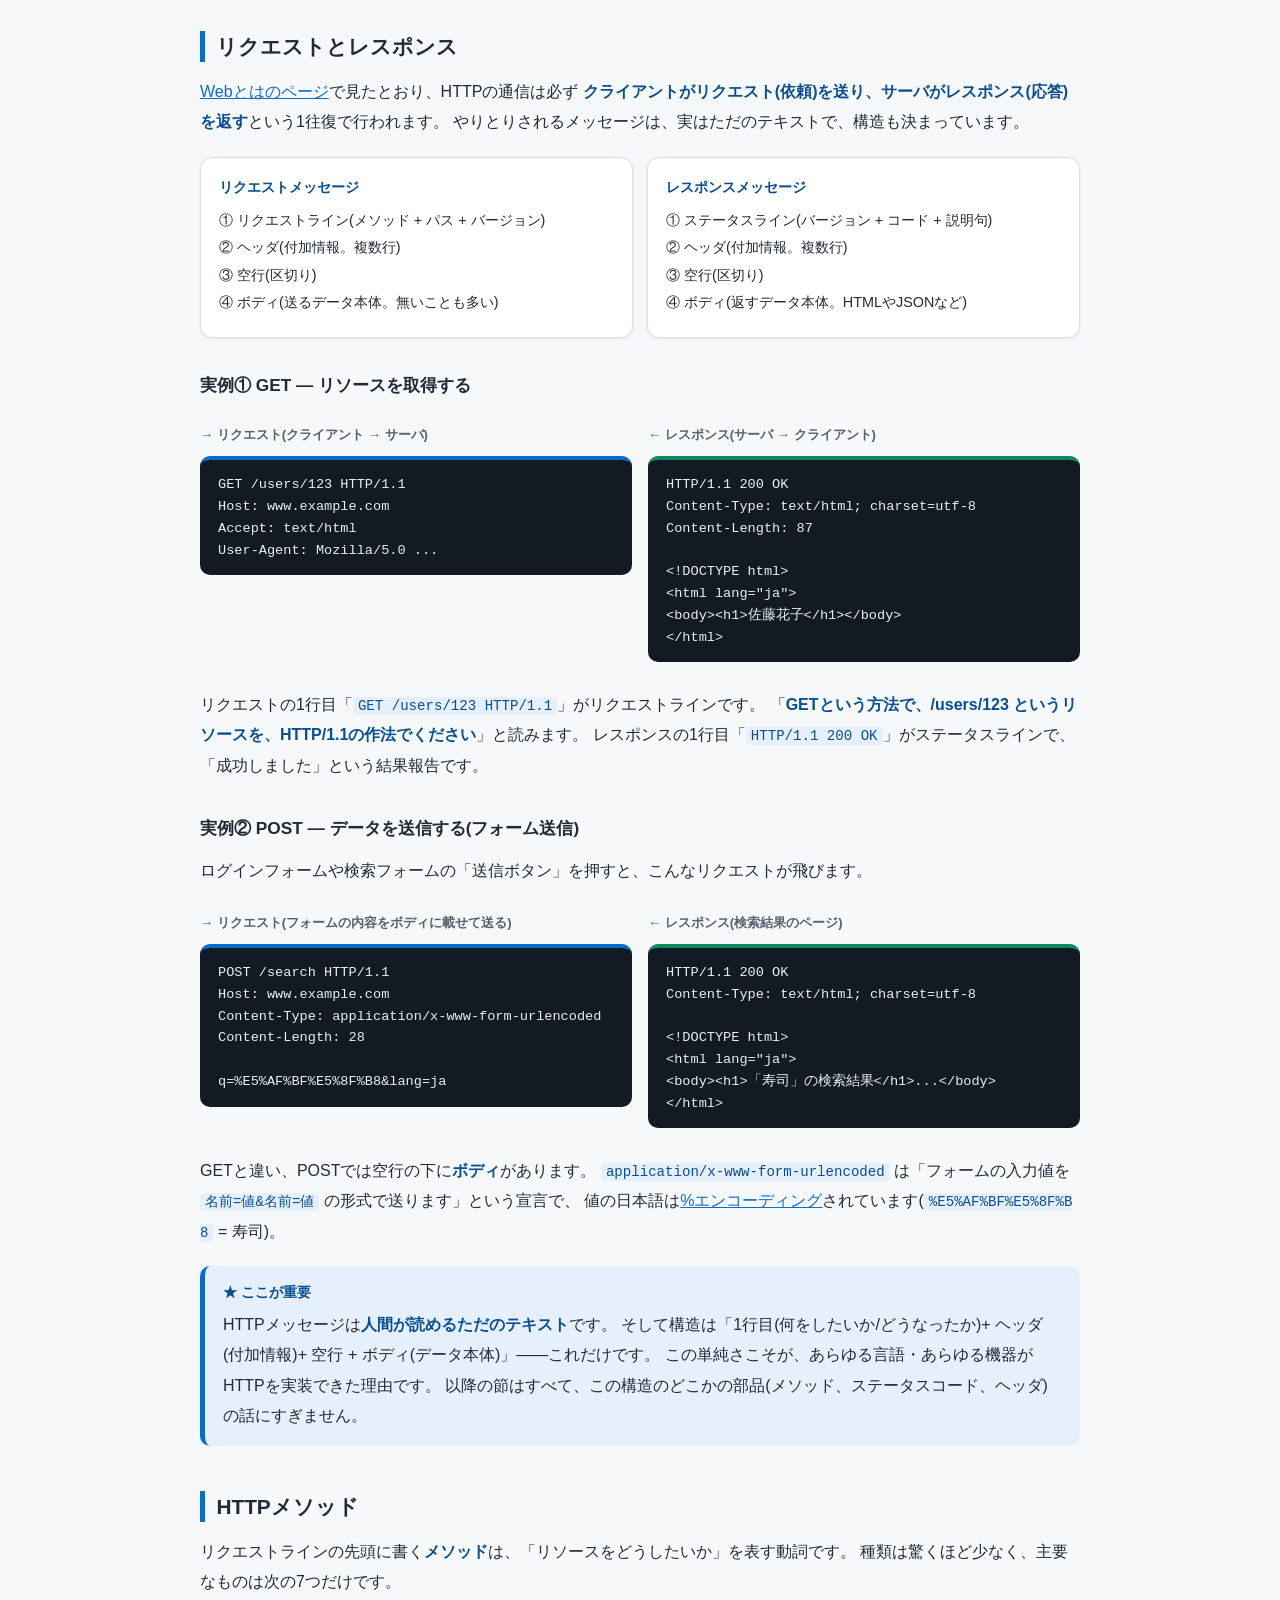
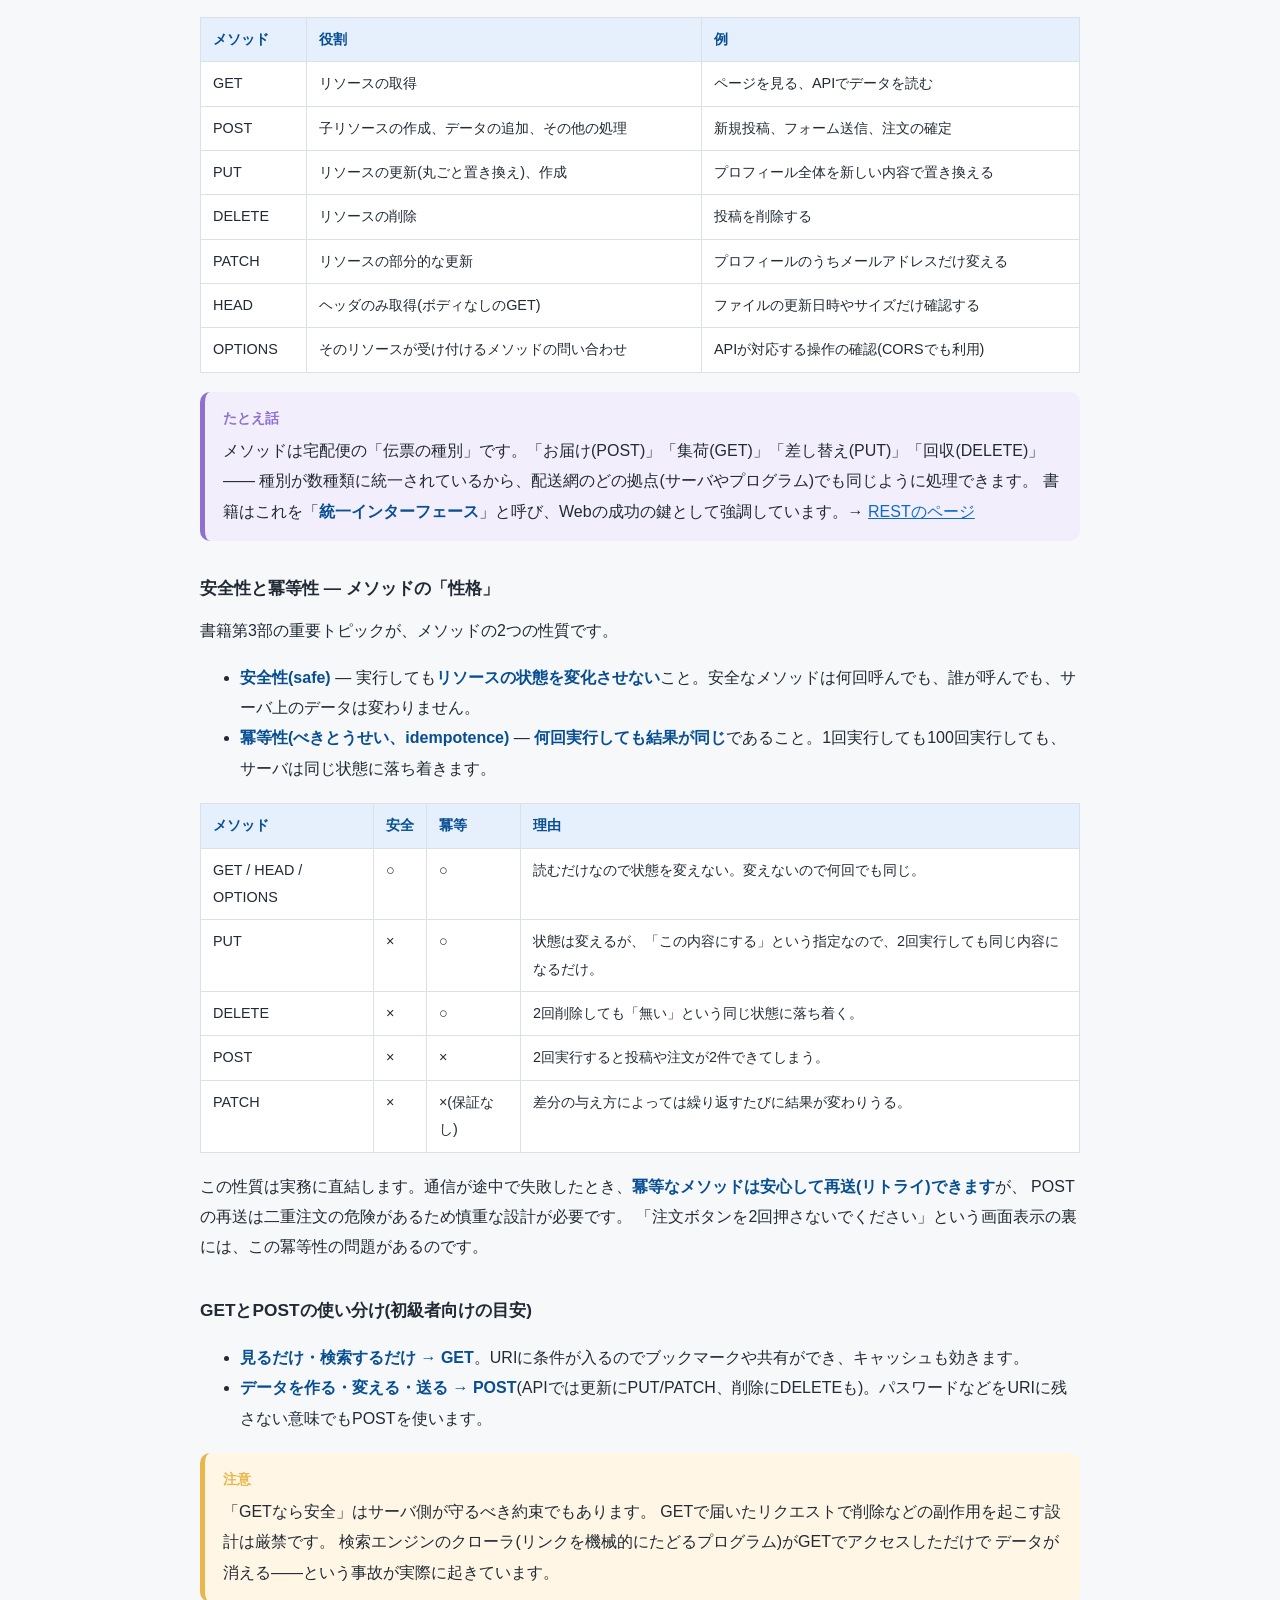
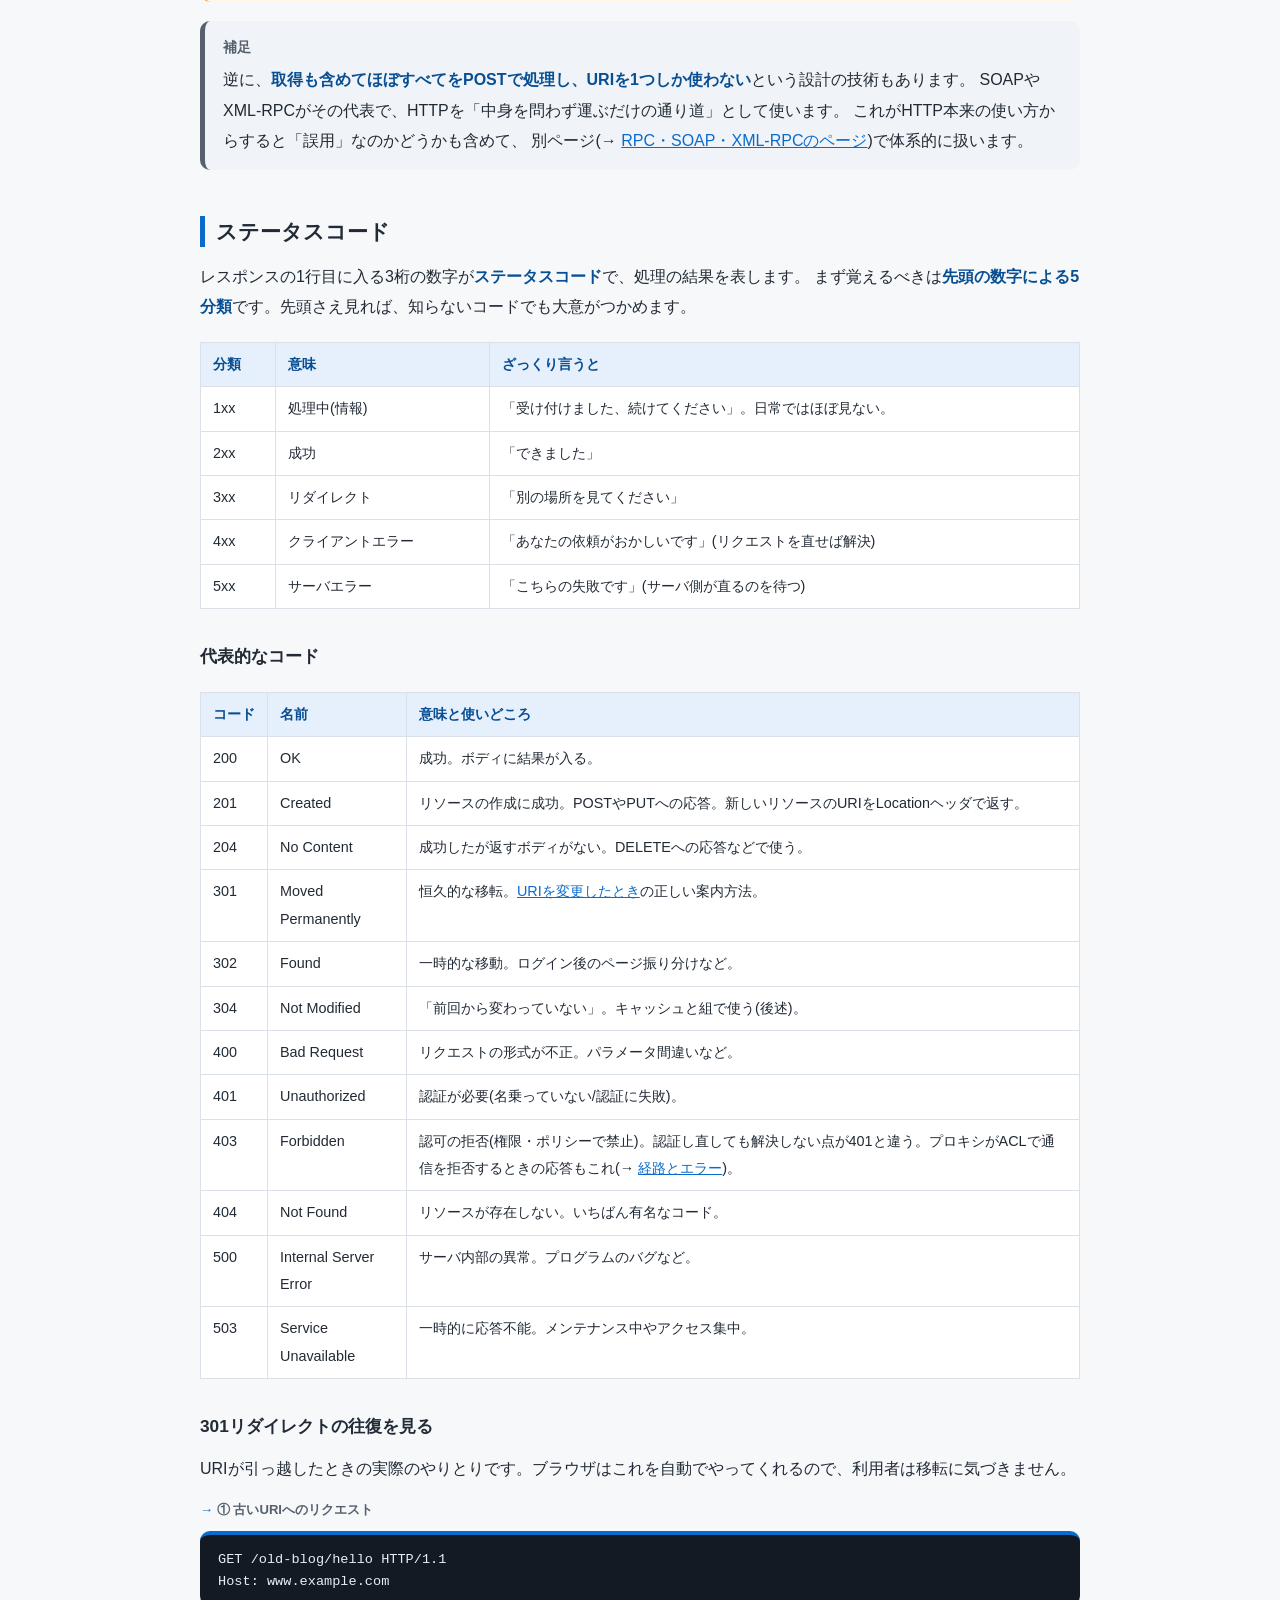
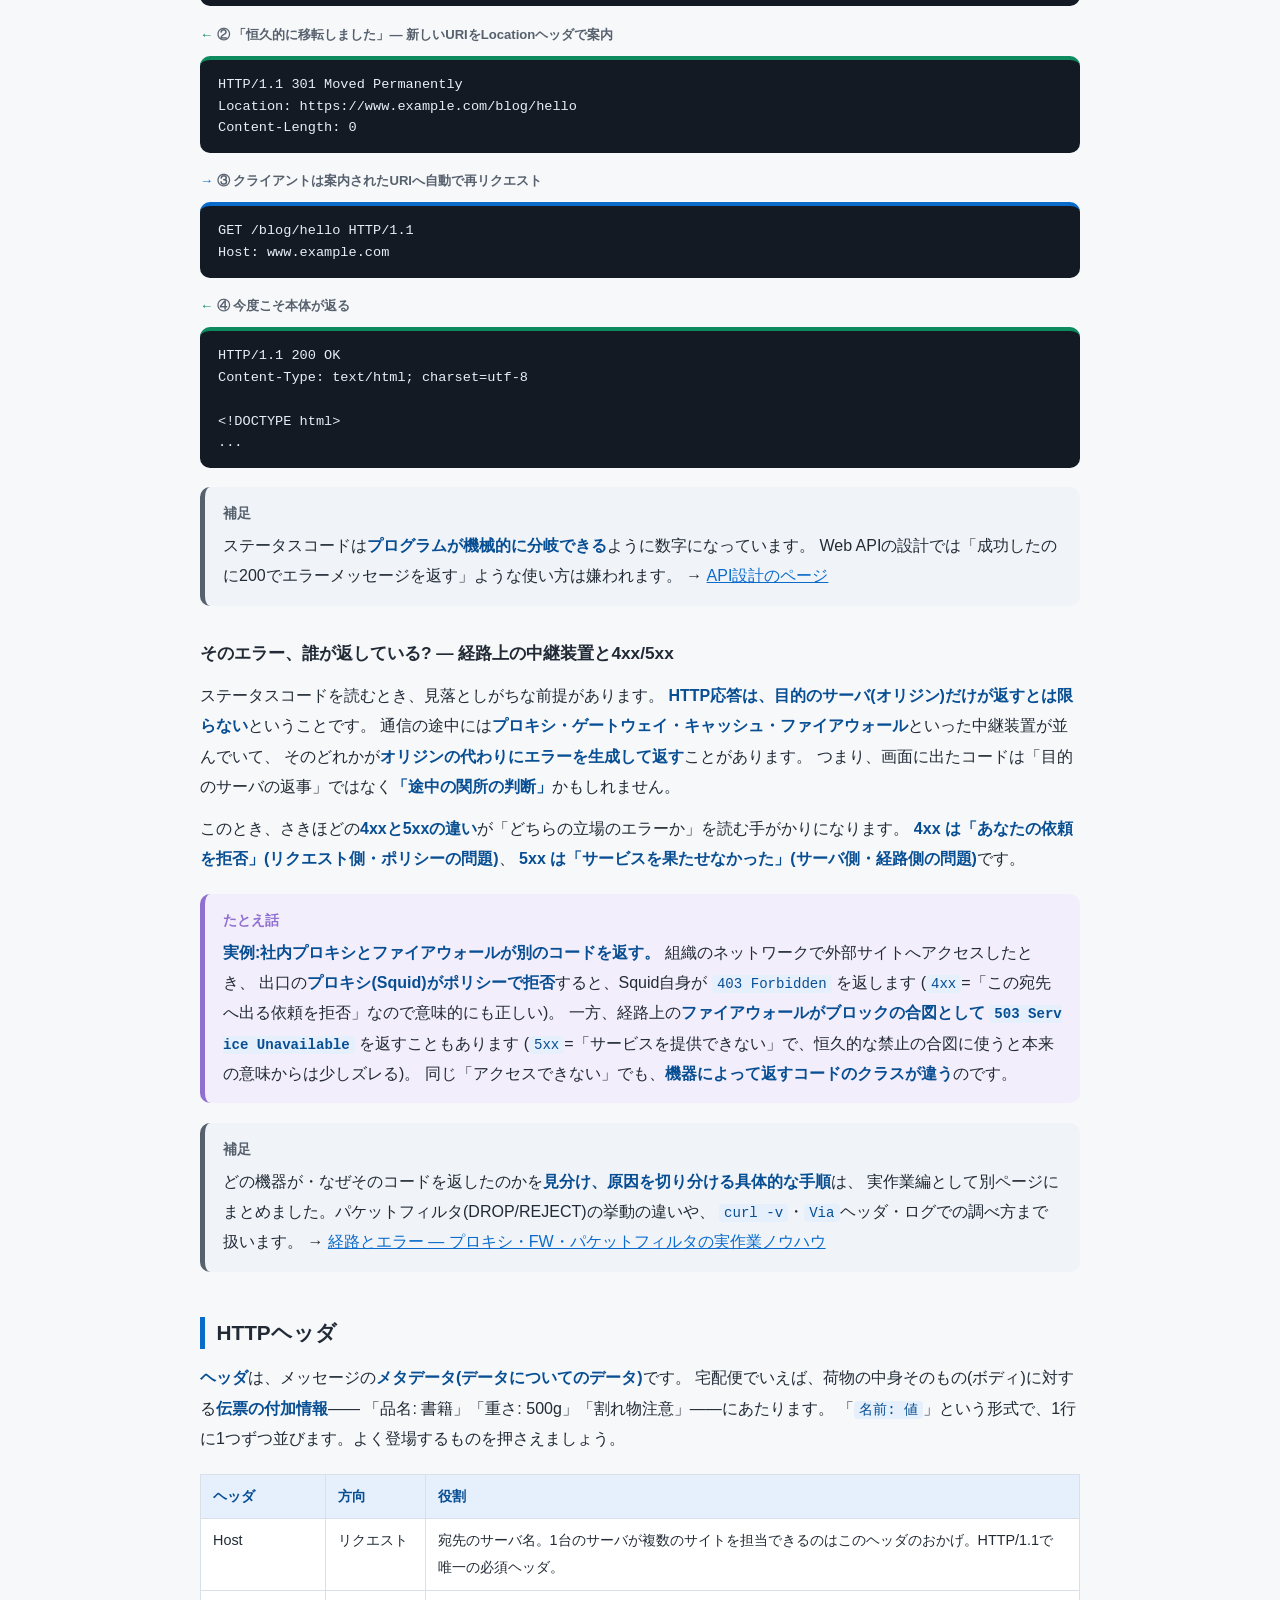
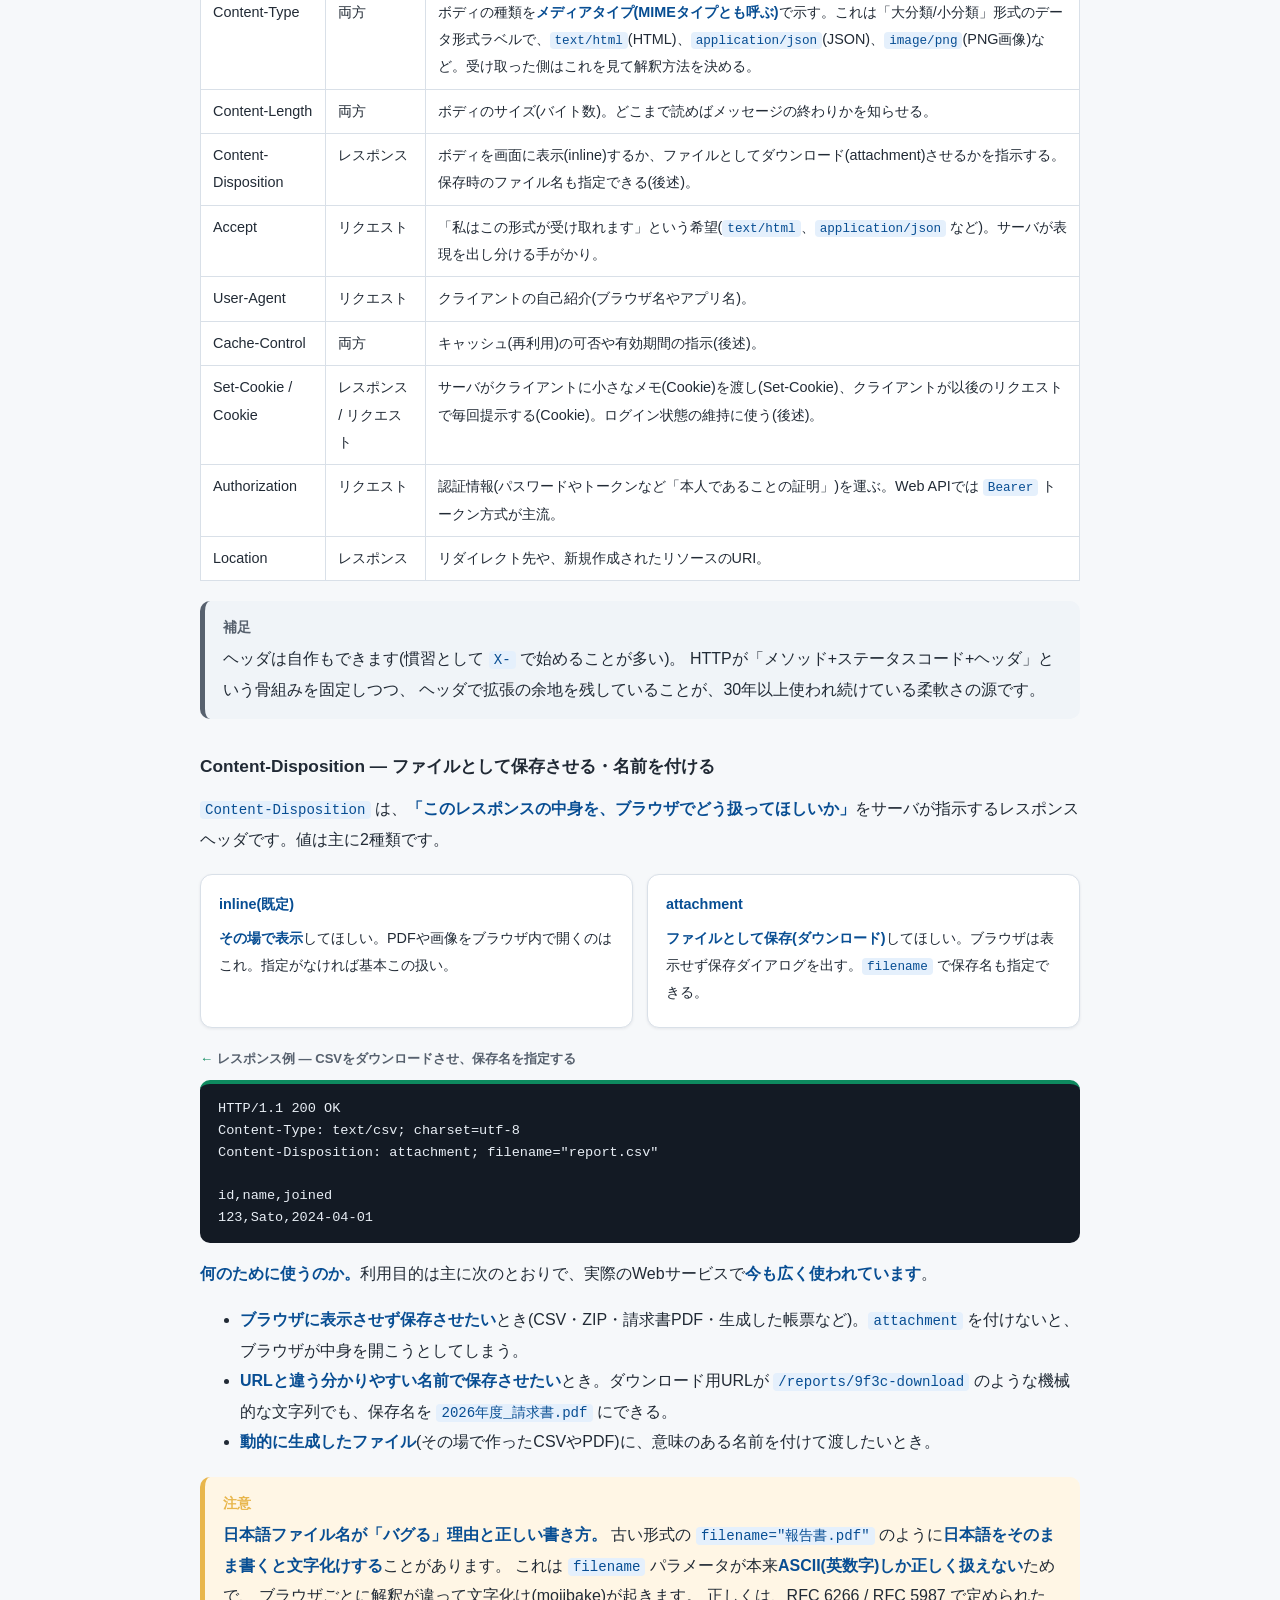
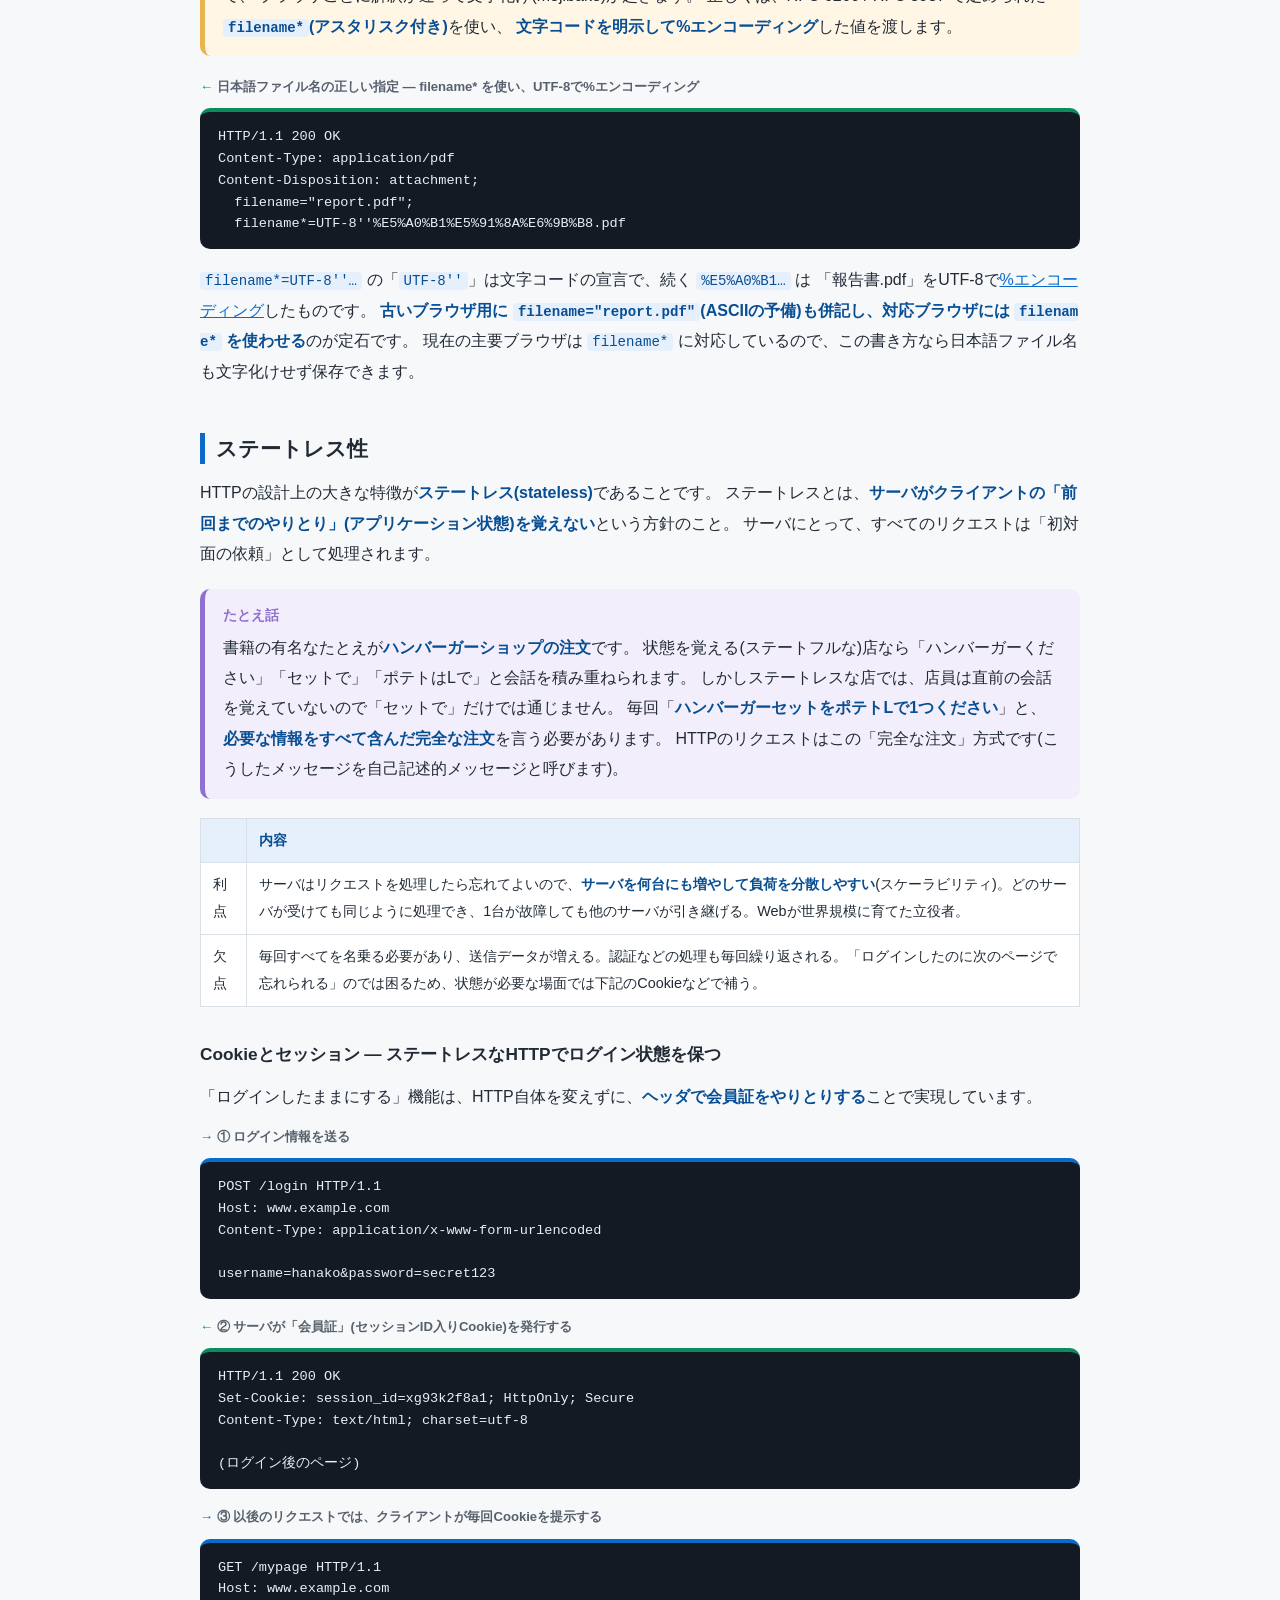
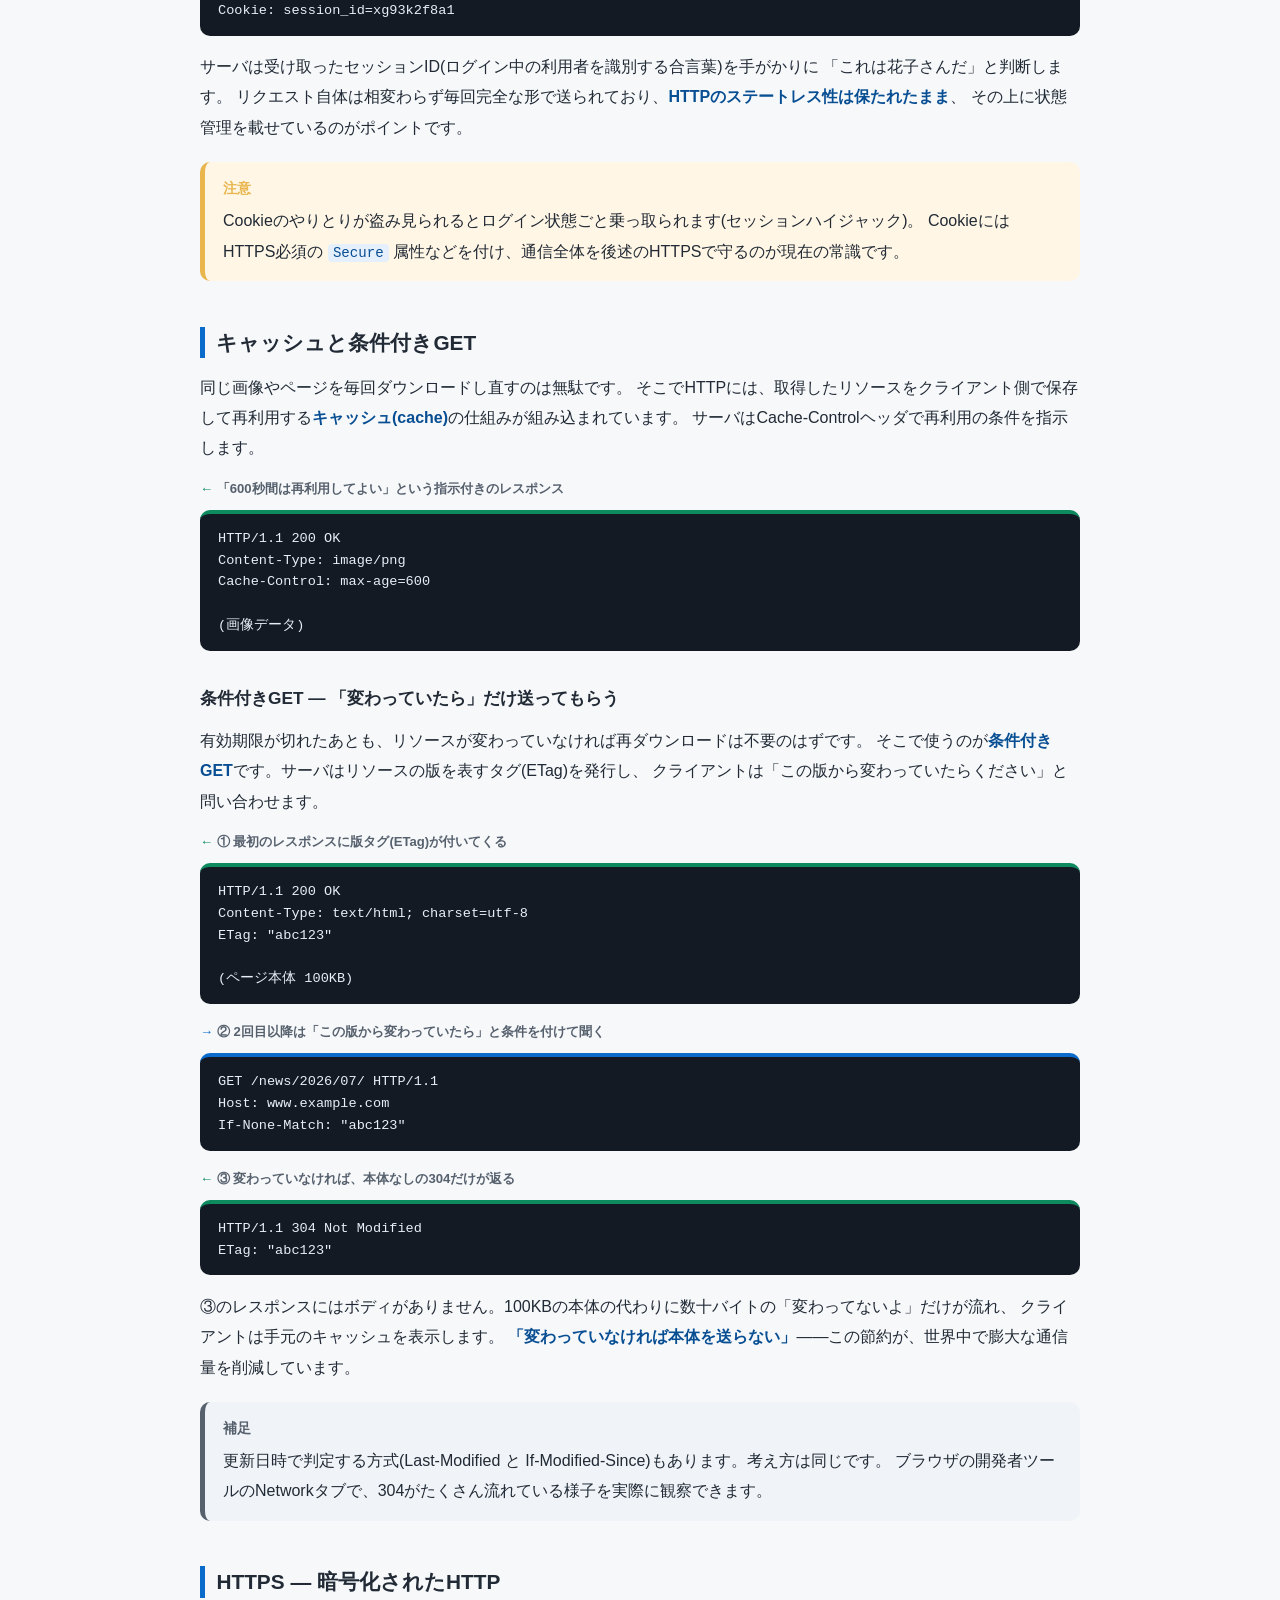
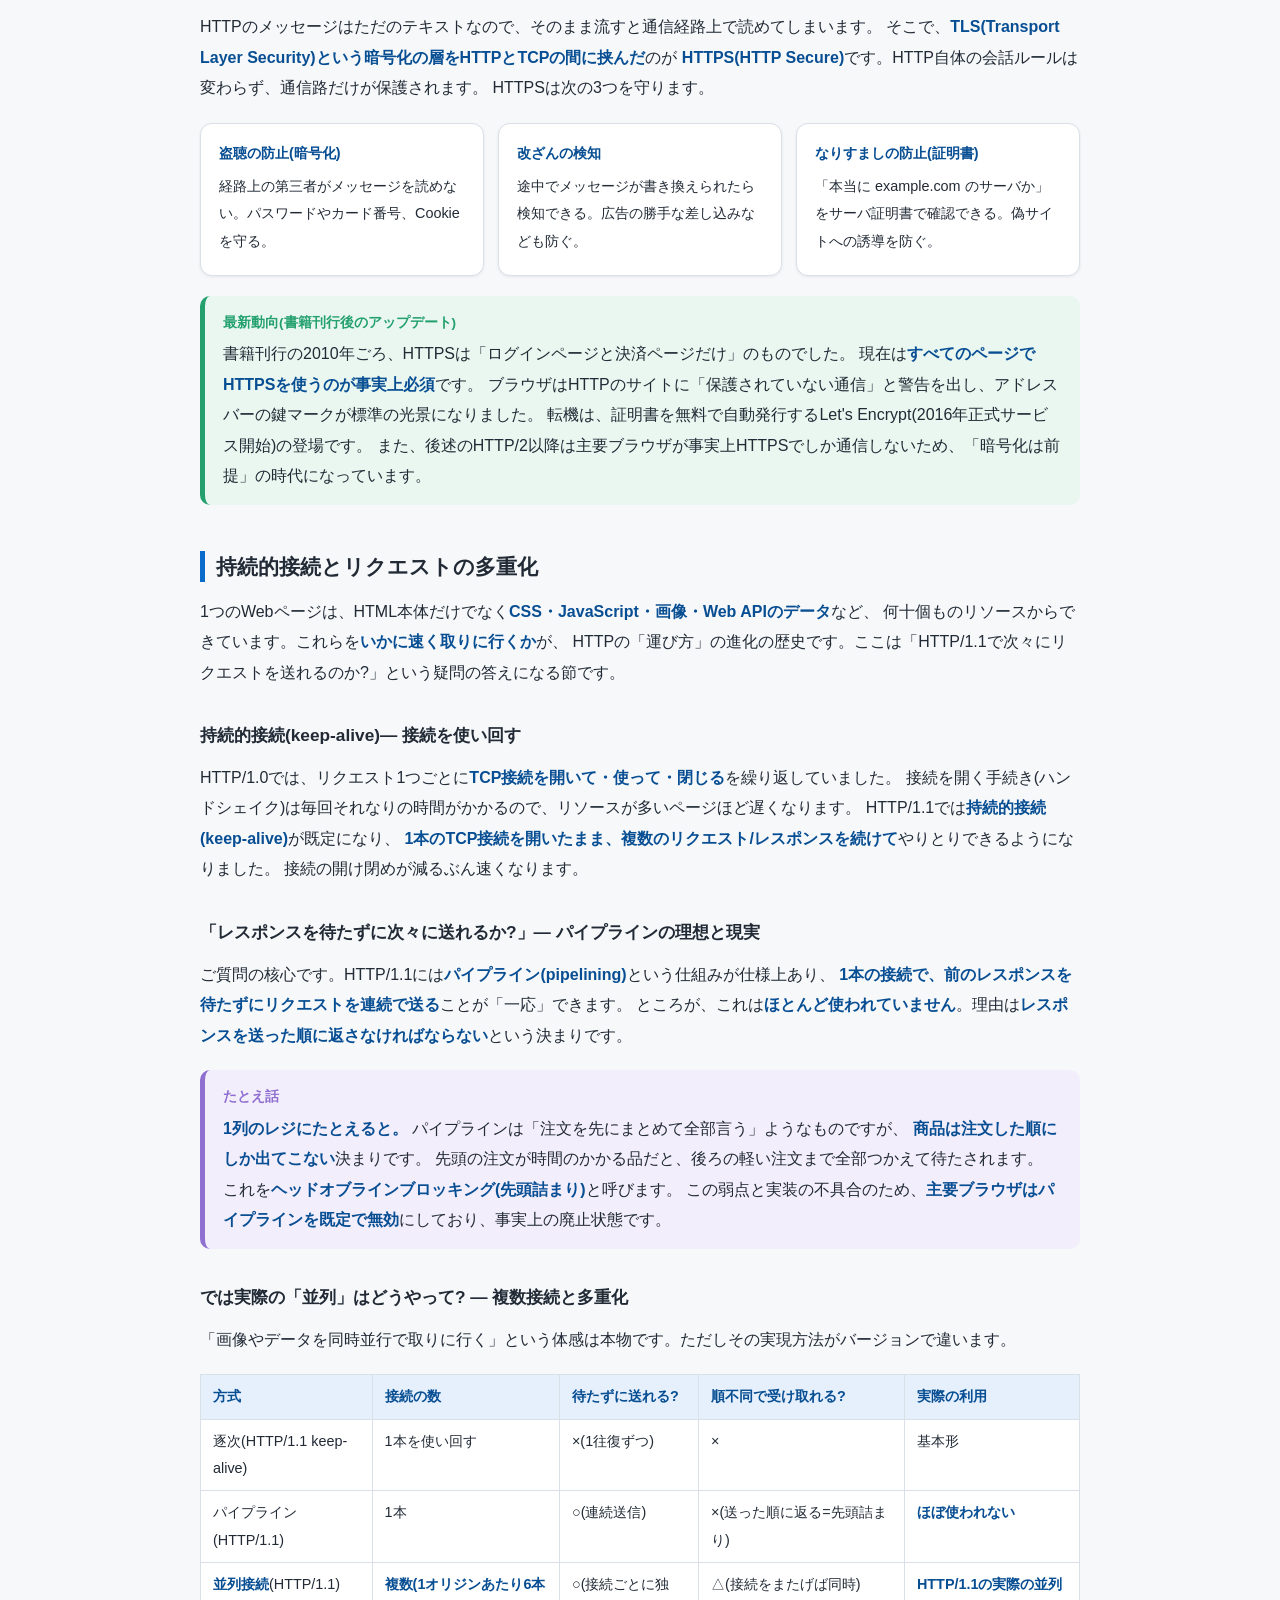
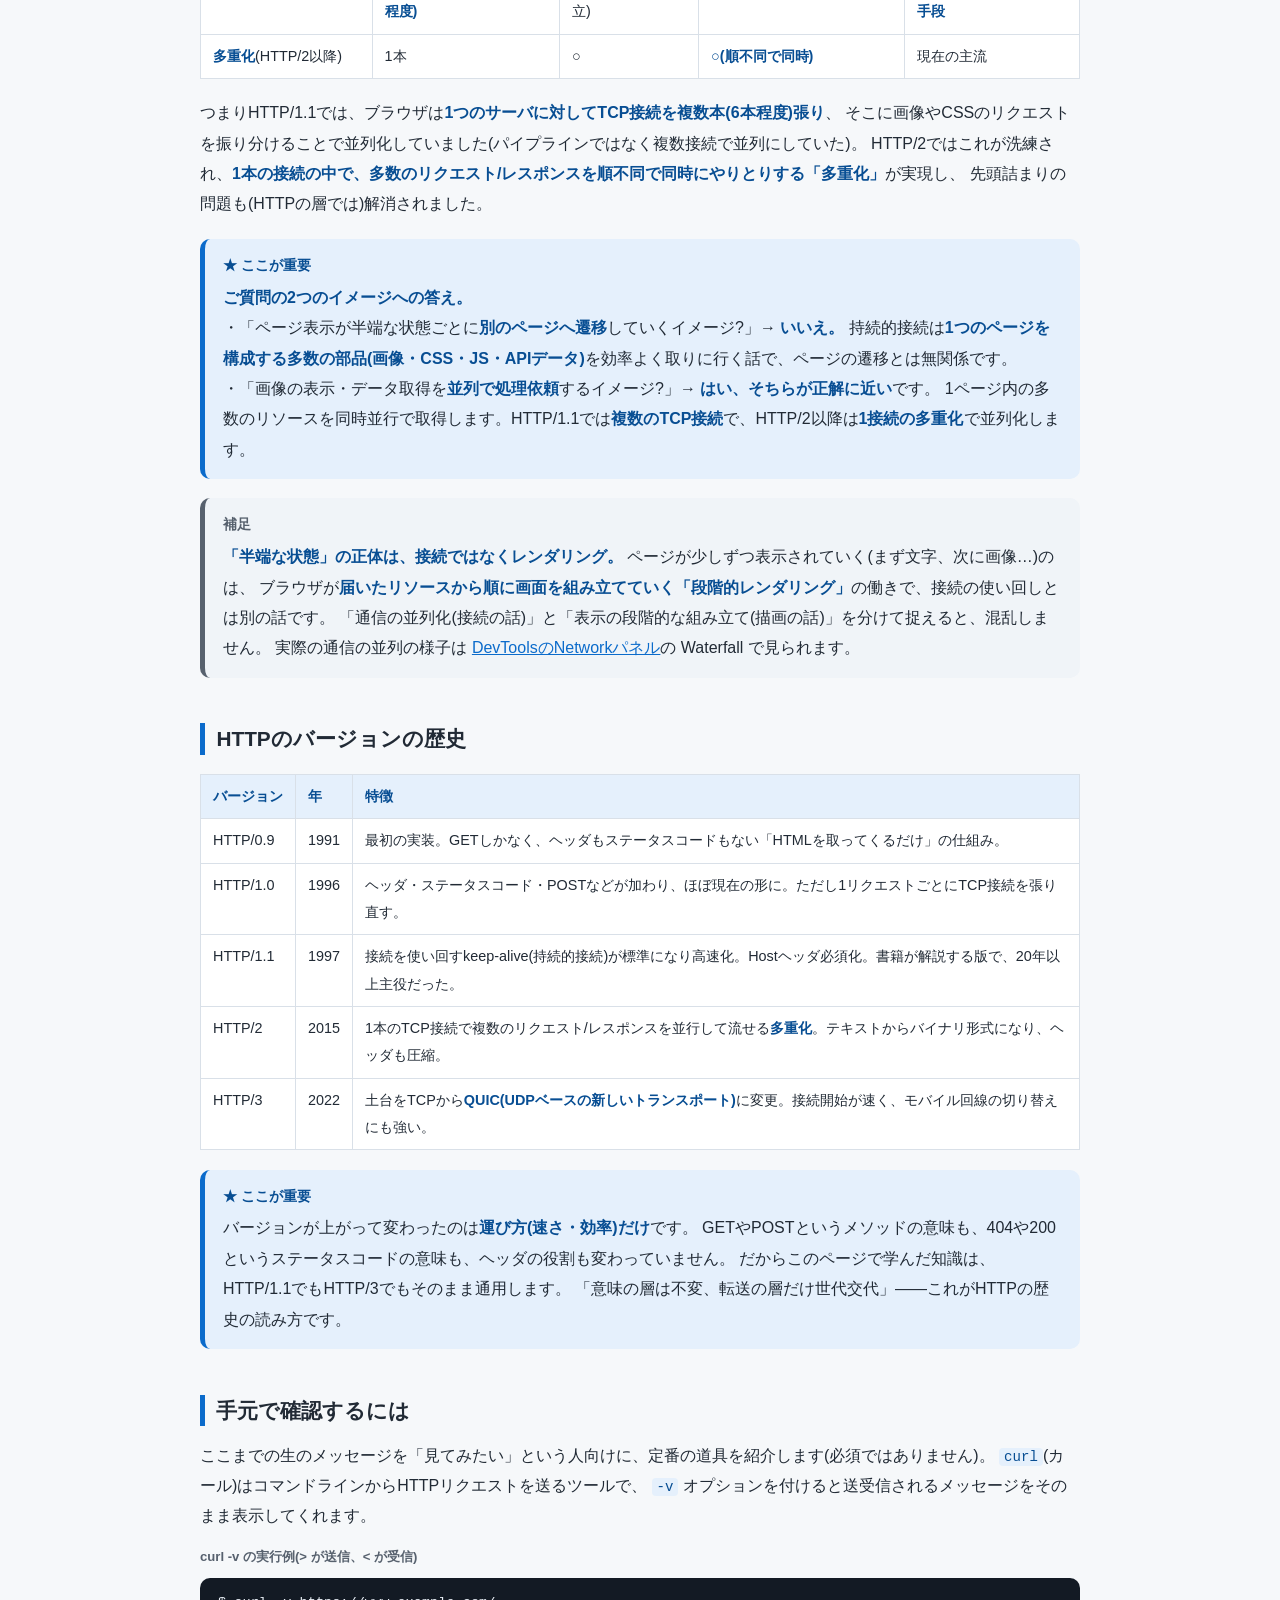
<file: learning-site/http.html>
<!DOCTYPE html>
<html lang="ja">
<head>
<meta charset="UTF-8">
<meta name="viewport" content="width=device-width, initial-scale=1.0">
<title>HTTP | 「Webを支える技術」学習サイト</title>
<meta name="description" content="HTTPのリクエストとレスポンス、メソッド、ステータスコード、ヘッダ、ステートレス性、キャッシュ、HTTPSまでを生のメッセージ例とともに初級者向けに解説します。">
<link rel="stylesheet" href="style.css">
</head>
<body>
<header class="site-header">
  <div class="container">
    <a class="site-title" href="index.html">Webを支える技術 <span>学習サイト</span></a>
    <nav class="site-nav">
      <a href="index.html">全体像</a>
      <a href="web.html">Webとは</a>
      <a href="uri.html">URI</a>
      <a href="http.html" aria-current="page">HTTP</a>
      <a href="html.html">HTML</a>
      <a href="rest.html">REST</a>
      <a href="rpc.html">RPC/SOAP</a>
      <a href="ajax.html">Ajax</a>
      <a href="api-design.html">API設計</a>
      <a href="network-path.html">経路とエラー</a>
      <a href="devtools.html">DevTools</a>
      <a href="cli-tools.html">CLI診断</a>
      <a href="glossary.html">用語集</a>
    </nav>
  </div>
</header>

<main class="container">

<div class="mini-map">
  <span class="mm-label">全体像の中での位置づけ:</span>
  <span class="mm-item">Webという仕組み全体</span>
  <span class="mm-item">識別 = URI</span>
  <span class="mm-item hl">転送 = HTTP</span>
  <span class="mm-item">表現 = HTML/JSON</span>
  <span class="mm-item">設計思想 = REST</span>
</div>

<h1>HTTP — Webの配送プロトコル</h1>

<p class="lead">
HTTP(HyperText Transfer Protocol)は、<a href="uri.html">URI</a>で示された住所とデータをやりとりするための
<strong>通信の手順(プロトコル)</strong>で、Webの三本柱のうち「転送」を担当します。
ブラウザの閲覧も、スマホアプリの通信も、Web APIの呼び出しも、すべてこのHTTPの上で動いています。
このページはサイトの中核です。生のHTTPメッセージをたくさん読みながら、
メソッド・ステータスコード・ヘッダ・ステートレス性という4つの柱を身につけましょう。
書籍『Webを支える技術』第3部「HTTP」に対応する内容です。
</p>

<div class="toc">
  <p class="toc-title">このページの内容</p>
  <ol>
    <li><a href="#layers">HTTPはどこにいるのか</a></li>
    <li><a href="#req-res">リクエストとレスポンス</a></li>
    <li><a href="#methods">HTTPメソッド</a></li>
    <li><a href="#status">ステータスコード</a></li>
    <li><a href="#headers">HTTPヘッダ</a></li>
    <li><a href="#stateless">ステートレス性</a></li>
    <li><a href="#cache">キャッシュと条件付きGET</a></li>
    <li><a href="#https">HTTPS — 暗号化されたHTTP</a></li>
    <li><a href="#connections">持続的接続とリクエストの多重化</a></li>
    <li><a href="#versions">HTTPのバージョンの歴史</a></li>
    <li><a href="#try">手元で確認するには</a></li>
  </ol>
</div>

<section id="layers">
<h2>HTTPはどこにいるのか</h2>

<p>
まず位置の確認です。インターネットの通信は<strong>TCP/IP</strong>という階層構造で整理されており、
HTTPはその<strong>いちばん上のアプリケーション層</strong>にいます。
下の層ほど「土台」に近く、上の層ほど「アプリの都合」に近くなります。
</p>

<div class="stack">
  <div class="layer hl">
    <span class="layer-role">アプリケーション層</span>
    <span class="layer-tech">HTTP</span>
    <span class="layer-desc">「このURIのリソースをください/保存してください」というアプリケーションの会話。メールのSMTPやDNSも同じ層の仲間。</span>
  </div>
  <div class="layer">
    <span class="layer-role">トランスポート層</span>
    <span class="layer-tech">TCP</span>
    <span class="layer-desc">データを欠け・重複・順序の乱れなく相手のプログラムまで確実に届ける。ポート番号で窓口を区別する。</span>
  </div>
  <div class="layer">
    <span class="layer-role">インターネット層</span>
    <span class="layer-tech">IP</span>
    <span class="layer-desc">IPアドレスを頼りに、パケット(データの小包)を世界中のネットワーク越しに宛先のコンピュータまで運ぶ。</span>
  </div>
  <div class="layer">
    <span class="layer-role">ネットワークインターフェース層</span>
    <span class="layer-tech">イーサネット / Wi-Fi など</span>
    <span class="layer-desc">ケーブルや電波で、隣接する機器まで物理的に信号を届ける。</span>
  </div>
</div>

<p>
つまり<strong>HTTPは、TCP/IPという配送インフラの上に乗ったアプリケーション層のプロトコル</strong>です。
HTTP自身は「確実に届ける」仕事を下の層に任せ、
「何を依頼し、どう応答するか」という会話のルールに専念しています。
この割り切りのおかげで、HTTPの仕様はシンプルに保たれています。
</p>

<div class="note">
<p>下の層の詳細(IPアドレスの割り当てやTCPの再送制御など)はネットワークの専門書の領域なので、
本サイトでは深入りしません。「HTTPは土台の上の会話ルール」という位置づけだけつかめば十分です。</p>
</div>
</section>

<section id="req-res">
<h2>リクエストとレスポンス</h2>

<p>
<a href="web.html">Webとはのページ</a>で見たとおり、HTTPの通信は必ず
<strong>クライアントがリクエスト(依頼)を送り、サーバがレスポンス(応答)を返す</strong>という1往復で行われます。
やりとりされるメッセージは、実はただのテキストで、構造も決まっています。
</p>

<div class="cards">
  <div class="card">
    <p class="card-title">リクエストメッセージ</p>
    <p>① リクエストライン(メソッド + パス + バージョン)<br>
    ② ヘッダ(付加情報。複数行)<br>
    ③ 空行(区切り)<br>
    ④ ボディ(送るデータ本体。無いことも多い)</p>
  </div>
  <div class="card">
    <p class="card-title">レスポンスメッセージ</p>
    <p>① ステータスライン(バージョン + コード + 説明句)<br>
    ② ヘッダ(付加情報。複数行)<br>
    ③ 空行(区切り)<br>
    ④ ボディ(返すデータ本体。HTMLやJSONなど)</p>
  </div>
</div>

<h3>実例① GET — リソースを取得する</h3>

<div class="http-pair side">
<div>
<p class="code-caption req">リクエスト(クライアント → サーバ)</p>
<pre class="req"><code>GET /users/123 HTTP/1.1
Host: www.example.com
Accept: text/html
User-Agent: Mozilla/5.0 ...</code></pre>
</div>
<div>
<p class="code-caption res">レスポンス(サーバ → クライアント)</p>
<pre class="res"><code>HTTP/1.1 200 OK
Content-Type: text/html; charset=utf-8
Content-Length: 87

&lt;!DOCTYPE html&gt;
&lt;html lang="ja"&gt;
&lt;body&gt;&lt;h1&gt;佐藤花子&lt;/h1&gt;&lt;/body&gt;
&lt;/html&gt;</code></pre>
</div>
</div>

<p>
リクエストの1行目「<code>GET /users/123 HTTP/1.1</code>」がリクエストラインです。
「<strong>GETという方法で、/users/123 というリソースを、HTTP/1.1の作法でください</strong>」と読みます。
レスポンスの1行目「<code>HTTP/1.1 200 OK</code>」がステータスラインで、「成功しました」という結果報告です。
</p>

<h3>実例② POST — データを送信する(フォーム送信)</h3>

<p>ログインフォームや検索フォームの「送信ボタン」を押すと、こんなリクエストが飛びます。</p>

<div class="http-pair side">
<div>
<p class="code-caption req">リクエスト(フォームの内容をボディに載せて送る)</p>
<pre class="req"><code>POST /search HTTP/1.1
Host: www.example.com
Content-Type: application/x-www-form-urlencoded
Content-Length: 28

q=%E5%AF%BF%E5%8F%B8&amp;lang=ja</code></pre>
</div>
<div>
<p class="code-caption res">レスポンス(検索結果のページ)</p>
<pre class="res"><code>HTTP/1.1 200 OK
Content-Type: text/html; charset=utf-8

&lt;!DOCTYPE html&gt;
&lt;html lang="ja"&gt;
&lt;body&gt;&lt;h1&gt;「寿司」の検索結果&lt;/h1&gt;...&lt;/body&gt;
&lt;/html&gt;</code></pre>
</div>
</div>

<p>
GETと違い、POSTでは空行の下に<strong>ボディ</strong>があります。
<code>application/x-www-form-urlencoded</code> は「フォームの入力値を
<code>名前=値&amp;名前=値</code> の形式で送ります」という宣言で、
値の日本語は<a href="uri.html#encoding">%エンコーディング</a>されています(<code>%E5%AF%BF%E5%8F%B8</code> = 寿司)。
</p>

<div class="point">
<p>HTTPメッセージは<strong>人間が読めるただのテキスト</strong>です。
そして構造は「1行目(何をしたいか/どうなったか)+ ヘッダ(付加情報)+ 空行 + ボディ(データ本体)」——これだけです。
この単純さこそが、あらゆる言語・あらゆる機器がHTTPを実装できた理由です。
以降の節はすべて、この構造のどこかの部品(メソッド、ステータスコード、ヘッダ)の話にすぎません。</p>
</div>
</section>

<section id="methods">
<h2>HTTPメソッド</h2>

<p>
リクエストラインの先頭に書く<strong>メソッド</strong>は、「リソースをどうしたいか」を表す動詞です。
種類は驚くほど少なく、主要なものは次の7つだけです。
</p>

<div class="table-scroll">
<table>
  <thead>
    <tr><th>メソッド</th><th>役割</th><th>例</th></tr>
  </thead>
  <tbody>
    <tr><td>GET</td><td>リソースの取得</td><td>ページを見る、APIでデータを読む</td></tr>
    <tr><td>POST</td><td>子リソースの作成、データの追加、その他の処理</td><td>新規投稿、フォーム送信、注文の確定</td></tr>
    <tr><td>PUT</td><td>リソースの更新(丸ごと置き換え)、作成</td><td>プロフィール全体を新しい内容で置き換える</td></tr>
    <tr><td>DELETE</td><td>リソースの削除</td><td>投稿を削除する</td></tr>
    <tr><td>PATCH</td><td>リソースの部分的な更新</td><td>プロフィールのうちメールアドレスだけ変える</td></tr>
    <tr><td>HEAD</td><td>ヘッダのみ取得(ボディなしのGET)</td><td>ファイルの更新日時やサイズだけ確認する</td></tr>
    <tr><td>OPTIONS</td><td>そのリソースが受け付けるメソッドの問い合わせ</td><td>APIが対応する操作の確認(CORSでも利用)</td></tr>
  </tbody>
</table>
</div>

<div class="analogy">
<p>メソッドは宅配便の「伝票の種別」です。「お届け(POST)」「集荷(GET)」「差し替え(PUT)」「回収(DELETE)」——
種別が数種類に統一されているから、配送網のどの拠点(サーバやプログラム)でも同じように処理できます。
書籍はこれを「<strong>統一インターフェース</strong>」と呼び、Webの成功の鍵として強調しています。→ <a href="rest.html">RESTのページ</a></p>
</div>

<h3>安全性と冪等性 — メソッドの「性格」</h3>

<p>書籍第3部の重要トピックが、メソッドの2つの性質です。</p>

<ul>
  <li><strong>安全性(safe)</strong> — 実行しても<strong>リソースの状態を変化させない</strong>こと。安全なメソッドは何回呼んでも、誰が呼んでも、サーバ上のデータは変わりません。</li>
  <li><strong>冪等性(べきとうせい、idempotence)</strong> — <strong>何回実行しても結果が同じ</strong>であること。1回実行しても100回実行しても、サーバは同じ状態に落ち着きます。</li>
</ul>

<div class="table-scroll">
<table>
  <thead>
    <tr><th>メソッド</th><th>安全</th><th>冪等</th><th>理由</th></tr>
  </thead>
  <tbody>
    <tr><td>GET / HEAD / OPTIONS</td><td>○</td><td>○</td><td>読むだけなので状態を変えない。変えないので何回でも同じ。</td></tr>
    <tr><td>PUT</td><td>×</td><td>○</td><td>状態は変えるが、「この内容にする」という指定なので、2回実行しても同じ内容になるだけ。</td></tr>
    <tr><td>DELETE</td><td>×</td><td>○</td><td>2回削除しても「無い」という同じ状態に落ち着く。</td></tr>
    <tr><td>POST</td><td>×</td><td>×</td><td>2回実行すると投稿や注文が2件できてしまう。</td></tr>
    <tr><td>PATCH</td><td>×</td><td>×(保証なし)</td><td>差分の与え方によっては繰り返すたびに結果が変わりうる。</td></tr>
  </tbody>
</table>
</div>

<p>
この性質は実務に直結します。通信が途中で失敗したとき、<strong>冪等なメソッドは安心して再送(リトライ)できます</strong>が、
POSTの再送は二重注文の危険があるため慎重な設計が必要です。
「注文ボタンを2回押さないでください」という画面表示の裏には、この冪等性の問題があるのです。
</p>

<h3>GETとPOSTの使い分け(初級者向けの目安)</h3>

<ul>
  <li><strong>見るだけ・検索するだけ → GET</strong>。URIに条件が入るのでブックマークや共有ができ、キャッシュも効きます。</li>
  <li><strong>データを作る・変える・送る → POST</strong>(APIでは更新にPUT/PATCH、削除にDELETEも)。パスワードなどをURIに残さない意味でもPOSTを使います。</li>
</ul>

<div class="warn">
<p>「GETなら安全」はサーバ側が守るべき約束でもあります。
GETで届いたリクエストで削除などの副作用を起こす設計は厳禁です。
検索エンジンのクローラ(リンクを機械的にたどるプログラム)がGETでアクセスしただけで
データが消える——という事故が実際に起きています。</p>
</div>

<div class="note">
<p>逆に、<strong>取得も含めてほぼすべてをPOSTで処理し、URIを1つしか使わない</strong>という設計の技術もあります。
SOAPやXML-RPCがその代表で、HTTPを「中身を問わず運ぶだけの通り道」として使います。
これがHTTP本来の使い方からすると「誤用」なのかどうかも含めて、
別ページ(→ <a href="rpc.html">RPC・SOAP・XML-RPCのページ</a>)で体系的に扱います。</p>
</div>
</section>

<section id="status">
<h2>ステータスコード</h2>

<p>
レスポンスの1行目に入る3桁の数字が<strong>ステータスコード</strong>で、処理の結果を表します。
まず覚えるべきは<strong>先頭の数字による5分類</strong>です。先頭さえ見れば、知らないコードでも大意がつかめます。
</p>

<div class="table-scroll">
<table>
  <thead>
    <tr><th>分類</th><th>意味</th><th>ざっくり言うと</th></tr>
  </thead>
  <tbody>
    <tr><td>1xx</td><td>処理中(情報)</td><td>「受け付けました、続けてください」。日常ではほぼ見ない。</td></tr>
    <tr><td>2xx</td><td>成功</td><td>「できました」</td></tr>
    <tr><td>3xx</td><td>リダイレクト</td><td>「別の場所を見てください」</td></tr>
    <tr><td>4xx</td><td>クライアントエラー</td><td>「あなたの依頼がおかしいです」(リクエストを直せば解決)</td></tr>
    <tr><td>5xx</td><td>サーバエラー</td><td>「こちらの失敗です」(サーバ側が直るのを待つ)</td></tr>
  </tbody>
</table>
</div>

<h3>代表的なコード</h3>

<div class="table-scroll">
<table>
  <thead>
    <tr><th>コード</th><th>名前</th><th>意味と使いどころ</th></tr>
  </thead>
  <tbody>
    <tr><td>200</td><td>OK</td><td>成功。ボディに結果が入る。</td></tr>
    <tr><td>201</td><td>Created</td><td>リソースの作成に成功。POSTやPUTへの応答。新しいリソースのURIをLocationヘッダで返す。</td></tr>
    <tr><td>204</td><td>No Content</td><td>成功したが返すボディがない。DELETEへの応答などで使う。</td></tr>
    <tr><td>301</td><td>Moved Permanently</td><td>恒久的な移転。<a href="uri.html#cool-uri">URIを変更したとき</a>の正しい案内方法。</td></tr>
    <tr><td>302</td><td>Found</td><td>一時的な移動。ログイン後のページ振り分けなど。</td></tr>
    <tr><td>304</td><td>Not Modified</td><td>「前回から変わっていない」。キャッシュと組で使う(後述)。</td></tr>
    <tr><td>400</td><td>Bad Request</td><td>リクエストの形式が不正。パラメータ間違いなど。</td></tr>
    <tr><td>401</td><td>Unauthorized</td><td>認証が必要(名乗っていない/認証に失敗)。</td></tr>
    <tr><td>403</td><td>Forbidden</td><td>認可の拒否(権限・ポリシーで禁止)。認証し直しても解決しない点が401と違う。プロキシがACLで通信を拒否するときの応答もこれ(→ <a href="network-path.html">経路とエラー</a>)。</td></tr>
    <tr><td>404</td><td>Not Found</td><td>リソースが存在しない。いちばん有名なコード。</td></tr>
    <tr><td>500</td><td>Internal Server Error</td><td>サーバ内部の異常。プログラムのバグなど。</td></tr>
    <tr><td>503</td><td>Service Unavailable</td><td>一時的に応答不能。メンテナンス中やアクセス集中。</td></tr>
  </tbody>
</table>
</div>

<h3>301リダイレクトの往復を見る</h3>

<p>URIが引っ越したときの実際のやりとりです。ブラウザはこれを自動でやってくれるので、利用者は移転に気づきません。</p>

<p class="code-caption req">① 古いURIへのリクエスト</p>
<pre class="req"><code>GET /old-blog/hello HTTP/1.1
Host: www.example.com</code></pre>

<p class="code-caption res">② 「恒久的に移転しました」— 新しいURIをLocationヘッダで案内</p>
<pre class="res"><code>HTTP/1.1 301 Moved Permanently
Location: https://www.example.com/blog/hello
Content-Length: 0</code></pre>

<p class="code-caption req">③ クライアントは案内されたURIへ自動で再リクエスト</p>
<pre class="req"><code>GET /blog/hello HTTP/1.1
Host: www.example.com</code></pre>

<p class="code-caption res">④ 今度こそ本体が返る</p>
<pre class="res"><code>HTTP/1.1 200 OK
Content-Type: text/html; charset=utf-8

&lt;!DOCTYPE html&gt;
...</code></pre>

<div class="note">
<p>ステータスコードは<strong>プログラムが機械的に分岐できる</strong>ように数字になっています。
Web APIの設計では「成功したのに200でエラーメッセージを返す」ような使い方は嫌われます。
→ <a href="api-design.html">API設計のページ</a></p>
</div>

<h3>そのエラー、誰が返している? — 経路上の中継装置と4xx/5xx</h3>

<p>
ステータスコードを読むとき、見落としがちな前提があります。
<strong>HTTP応答は、目的のサーバ(オリジン)だけが返すとは限らない</strong>ということです。
通信の途中には<strong>プロキシ・ゲートウェイ・キャッシュ・ファイアウォール</strong>といった中継装置が並んでいて、
そのどれかが<strong>オリジンの代わりにエラーを生成して返す</strong>ことがあります。
つまり、画面に出たコードは「目的のサーバの返事」ではなく<strong>「途中の関所の判断」</strong>かもしれません。
</p>

<p>
このとき、さきほどの<strong>4xxと5xxの違い</strong>が「どちらの立場のエラーか」を読む手がかりになります。
<strong>4xx は「あなたの依頼を拒否」(リクエスト側・ポリシーの問題)</strong>、
<strong>5xx は「サービスを果たせなかった」(サーバ側・経路側の問題)</strong>です。
</p>

<div class="analogy">
<p><strong>実例:社内プロキシとファイアウォールが別のコードを返す。</strong>
組織のネットワークで外部サイトへアクセスしたとき、
出口の<strong>プロキシ(Squid)がポリシーで拒否</strong>すると、Squid自身が <code>403 Forbidden</code> を返します
(<code>4xx</code>=「この宛先へ出る依頼を拒否」なので意味的にも正しい)。
一方、経路上の<strong>ファイアウォールがブロックの合図として <code>503 Service Unavailable</code></strong> を返すこともあります
(<code>5xx</code>=「サービスを提供できない」で、恒久的な禁止の合図に使うと本来の意味からは少しズレる)。
同じ「アクセスできない」でも、<strong>機器によって返すコードのクラスが違う</strong>のです。</p>
</div>

<div class="note">
<p>どの機器が・なぜそのコードを返したのかを<strong>見分け、原因を切り分ける具体的な手順</strong>は、
実作業編として別ページにまとめました。パケットフィルタ(DROP/REJECT)の挙動の違いや、
<code>curl -v</code>・<code>Via</code>ヘッダ・ログでの調べ方まで扱います。
→ <a href="network-path.html">経路とエラー — プロキシ・FW・パケットフィルタの実作業ノウハウ</a></p>
</div>
</section>

<section id="headers">
<h2>HTTPヘッダ</h2>

<p>
<strong>ヘッダ</strong>は、メッセージの<strong>メタデータ(データについてのデータ)</strong>です。
宅配便でいえば、荷物の中身そのもの(ボディ)に対する<strong>伝票の付加情報</strong>——
「品名: 書籍」「重さ: 500g」「割れ物注意」——にあたります。
「<code>名前: 値</code>」という形式で、1行に1つずつ並びます。よく登場するものを押さえましょう。
</p>

<div class="table-scroll">
<table>
  <thead>
    <tr><th>ヘッダ</th><th>方向</th><th>役割</th></tr>
  </thead>
  <tbody>
    <tr><td>Host</td><td>リクエスト</td><td>宛先のサーバ名。1台のサーバが複数のサイトを担当できるのはこのヘッダのおかげ。HTTP/1.1で唯一の必須ヘッダ。</td></tr>
    <tr><td>Content-Type</td><td>両方</td><td>ボディの種類を<strong>メディアタイプ(MIMEタイプとも呼ぶ)</strong>で示す。これは「大分類/小分類」形式のデータ形式ラベルで、<code>text/html</code>(HTML)、<code>application/json</code>(JSON)、<code>image/png</code>(PNG画像)など。受け取った側はこれを見て解釈方法を決める。</td></tr>
    <tr><td>Content-Length</td><td>両方</td><td>ボディのサイズ(バイト数)。どこまで読めばメッセージの終わりかを知らせる。</td></tr>
    <tr><td>Content-Disposition</td><td>レスポンス</td><td>ボディを画面に表示(inline)するか、ファイルとしてダウンロード(attachment)させるかを指示する。保存時のファイル名も指定できる(後述)。</td></tr>
    <tr><td>Accept</td><td>リクエスト</td><td>「私はこの形式が受け取れます」という希望(<code>text/html</code>、<code>application/json</code> など)。サーバが表現を出し分ける手がかり。</td></tr>
    <tr><td>User-Agent</td><td>リクエスト</td><td>クライアントの自己紹介(ブラウザ名やアプリ名)。</td></tr>
    <tr><td>Cache-Control</td><td>両方</td><td>キャッシュ(再利用)の可否や有効期間の指示(後述)。</td></tr>
    <tr><td>Set-Cookie / Cookie</td><td>レスポンス / リクエスト</td><td>サーバがクライアントに小さなメモ(Cookie)を渡し(Set-Cookie)、クライアントが以後のリクエストで毎回提示する(Cookie)。ログイン状態の維持に使う(後述)。</td></tr>
    <tr><td>Authorization</td><td>リクエスト</td><td>認証情報(パスワードやトークンなど「本人であることの証明」)を運ぶ。Web APIでは <code>Bearer</code> トークン方式が主流。</td></tr>
    <tr><td>Location</td><td>レスポンス</td><td>リダイレクト先や、新規作成されたリソースのURI。</td></tr>
  </tbody>
</table>
</div>

<div class="note">
<p>ヘッダは自作もできます(慣習として <code>X-</code> で始めることが多い)。
HTTPが「メソッド+ステータスコード+ヘッダ」という骨組みを固定しつつ、
ヘッダで拡張の余地を残していることが、30年以上使われ続けている柔軟さの源です。</p>
</div>

<h3>Content-Disposition — ファイルとして保存させる・名前を付ける</h3>

<p>
<code>Content-Disposition</code> は、<strong>「このレスポンスの中身を、ブラウザでどう扱ってほしいか」</strong>をサーバが指示するレスポンスヘッダです。値は主に2種類です。
</p>

<div class="cards">
  <div class="card">
    <p class="card-title">inline(既定)</p>
    <p><strong>その場で表示</strong>してほしい。PDFや画像をブラウザ内で開くのはこれ。指定がなければ基本この扱い。</p>
  </div>
  <div class="card">
    <p class="card-title">attachment</p>
    <p><strong>ファイルとして保存(ダウンロード)</strong>してほしい。ブラウザは表示せず保存ダイアログを出す。<code>filename</code> で保存名も指定できる。</p>
  </div>
</div>

<p class="code-caption res">レスポンス例 — CSVをダウンロードさせ、保存名を指定する</p>
<pre class="res"><code>HTTP/1.1 200 OK
Content-Type: text/csv; charset=utf-8
Content-Disposition: attachment; filename="report.csv"

id,name,joined
123,Sato,2024-04-01</code></pre>

<p>
<strong>何のために使うのか。</strong>利用目的は主に次のとおりで、実際のWebサービスで<strong>今も広く使われています</strong>。
</p>

<ul>
  <li><strong>ブラウザに表示させず保存させたい</strong>とき(CSV・ZIP・請求書PDF・生成した帳票など)。<code>attachment</code> を付けないと、ブラウザが中身を開こうとしてしまう。</li>
  <li><strong>URLと違う分かりやすい名前で保存させたい</strong>とき。ダウンロード用URLが <code>/reports/9f3c-download</code> のような機械的な文字列でも、保存名を <code>2026年度_請求書.pdf</code> にできる。</li>
  <li><strong>動的に生成したファイル</strong>(その場で作ったCSVやPDF)に、意味のある名前を付けて渡したいとき。</li>
</ul>

<div class="warn">
<p><strong>日本語ファイル名が「バグる」理由と正しい書き方。</strong>
古い形式の <code>filename="報告書.pdf"</code> のように<strong>日本語をそのまま書くと文字化けする</strong>ことがあります。
これは <code>filename</code> パラメータが本来<strong>ASCII(英数字)しか正しく扱えない</strong>ためで、
ブラウザごとに解釈が違って文字化け(mojibake)が起きます。
正しくは、RFC 6266 / RFC 5987 で定められた <strong><code>filename*</code>(アスタリスク付き)</strong>を使い、
<strong>文字コードを明示して%エンコーディング</strong>した値を渡します。</p>
</div>

<p class="code-caption res">日本語ファイル名の正しい指定 — filename* を使い、UTF-8で%エンコーディング</p>
<pre class="res"><code>HTTP/1.1 200 OK
Content-Type: application/pdf
Content-Disposition: attachment;
  filename="report.pdf";
  filename*=UTF-8''%E5%A0%B1%E5%91%8A%E6%9B%B8.pdf</code></pre>

<p>
<code>filename*=UTF-8''…</code> の「<code>UTF-8''</code>」は文字コードの宣言で、続く <code>%E5%A0%B1…</code> は
「報告書.pdf」をUTF-8で<a href="uri.html#encoding">%エンコーディング</a>したものです。
<strong>古いブラウザ用に <code>filename="report.pdf"</code>(ASCIIの予備)も併記し、対応ブラウザには <code>filename*</code> を使わせる</strong>のが定石です。
現在の主要ブラウザは <code>filename*</code> に対応しているので、この書き方なら日本語ファイル名も文字化けせず保存できます。
</p>
</section>

<section id="stateless">
<h2>ステートレス性</h2>

<p>
HTTPの設計上の大きな特徴が<strong>ステートレス(stateless)</strong>であることです。
ステートレスとは、<strong>サーバがクライアントの「前回までのやりとり」(アプリケーション状態)を覚えない</strong>という方針のこと。
サーバにとって、すべてのリクエストは「初対面の依頼」として処理されます。
</p>

<div class="analogy">
<p>書籍の有名なたとえが<strong>ハンバーガーショップの注文</strong>です。
状態を覚える(ステートフルな)店なら「ハンバーガーください」「セットで」「ポテトはLで」と会話を積み重ねられます。
しかしステートレスな店では、店員は直前の会話を覚えていないので「セットで」だけでは通じません。
毎回「<strong>ハンバーガーセットをポテトLで1つください</strong>」と、
<strong>必要な情報をすべて含んだ完全な注文</strong>を言う必要があります。
HTTPのリクエストはこの「完全な注文」方式です(こうしたメッセージを自己記述的メッセージと呼びます)。</p>
</div>

<div class="table-scroll">
<table>
  <thead>
    <tr><th></th><th>内容</th></tr>
  </thead>
  <tbody>
    <tr><td>利点</td><td>サーバはリクエストを処理したら忘れてよいので、<strong>サーバを何台にも増やして負荷を分散しやすい</strong>(スケーラビリティ)。どのサーバが受けても同じように処理でき、1台が故障しても他のサーバが引き継げる。Webが世界規模に育てた立役者。</td></tr>
    <tr><td>欠点</td><td>毎回すべてを名乗る必要があり、送信データが増える。認証などの処理も毎回繰り返される。「ログインしたのに次のページで忘れられる」のでは困るため、状態が必要な場面では下記のCookieなどで補う。</td></tr>
  </tbody>
</table>
</div>

<h3>Cookieとセッション — ステートレスなHTTPでログイン状態を保つ</h3>

<p>
「ログインしたままにする」機能は、HTTP自体を変えずに、<strong>ヘッダで会員証をやりとりする</strong>ことで実現しています。
</p>

<p class="code-caption req">① ログイン情報を送る</p>
<pre class="req"><code>POST /login HTTP/1.1
Host: www.example.com
Content-Type: application/x-www-form-urlencoded

username=hanako&amp;password=secret123</code></pre>

<p class="code-caption res">② サーバが「会員証」(セッションID入りCookie)を発行する</p>
<pre class="res"><code>HTTP/1.1 200 OK
Set-Cookie: session_id=xg93k2f8a1; HttpOnly; Secure
Content-Type: text/html; charset=utf-8

(ログイン後のページ)</code></pre>

<p class="code-caption req">③ 以後のリクエストでは、クライアントが毎回Cookieを提示する</p>
<pre class="req"><code>GET /mypage HTTP/1.1
Host: www.example.com
Cookie: session_id=xg93k2f8a1</code></pre>

<p>
サーバは受け取ったセッションID(ログイン中の利用者を識別する合言葉)を手がかりに
「これは花子さんだ」と判断します。
リクエスト自体は相変わらず毎回完全な形で送られており、<strong>HTTPのステートレス性は保たれたまま</strong>、
その上に状態管理を載せているのがポイントです。
</p>

<div class="warn">
<p>Cookieのやりとりが盗み見られるとログイン状態ごと乗っ取られます(セッションハイジャック)。
CookieにはHTTPS必須の <code>Secure</code> 属性などを付け、通信全体を後述のHTTPSで守るのが現在の常識です。</p>
</div>
</section>

<section id="cache">
<h2>キャッシュと条件付きGET</h2>

<p>
同じ画像やページを毎回ダウンロードし直すのは無駄です。
そこでHTTPには、取得したリソースをクライアント側で保存して再利用する<strong>キャッシュ(cache)</strong>の仕組みが組み込まれています。
サーバはCache-Controlヘッダで再利用の条件を指示します。
</p>

<p class="code-caption res">「600秒間は再利用してよい」という指示付きのレスポンス</p>
<pre class="res"><code>HTTP/1.1 200 OK
Content-Type: image/png
Cache-Control: max-age=600

(画像データ)</code></pre>

<h3>条件付きGET — 「変わっていたら」だけ送ってもらう</h3>

<p>
有効期限が切れたあとも、リソースが変わっていなければ再ダウンロードは不要のはずです。
そこで使うのが<strong>条件付きGET</strong>です。サーバはリソースの版を表すタグ(ETag)を発行し、
クライアントは「この版から変わっていたらください」と問い合わせます。
</p>

<p class="code-caption res">① 最初のレスポンスに版タグ(ETag)が付いてくる</p>
<pre class="res"><code>HTTP/1.1 200 OK
Content-Type: text/html; charset=utf-8
ETag: "abc123"

(ページ本体 100KB)</code></pre>

<p class="code-caption req">② 2回目以降は「この版から変わっていたら」と条件を付けて聞く</p>
<pre class="req"><code>GET /news/2026/07/ HTTP/1.1
Host: www.example.com
If-None-Match: "abc123"</code></pre>

<p class="code-caption res">③ 変わっていなければ、本体なしの304だけが返る</p>
<pre class="res"><code>HTTP/1.1 304 Not Modified
ETag: "abc123"</code></pre>

<p>
③のレスポンスにはボディがありません。100KBの本体の代わりに数十バイトの「変わってないよ」だけが流れ、
クライアントは手元のキャッシュを表示します。
<strong>「変わっていなければ本体を送らない」</strong>——この節約が、世界中で膨大な通信量を削減しています。
</p>

<div class="note">
<p>更新日時で判定する方式(Last-Modified と If-Modified-Since)もあります。考え方は同じです。
ブラウザの開発者ツールのNetworkタブで、304がたくさん流れている様子を実際に観察できます。</p>
</div>
</section>

<section id="https">
<h2>HTTPS — 暗号化されたHTTP</h2>

<p>
HTTPのメッセージはただのテキストなので、そのまま流すと通信経路上で読めてしまいます。
そこで、<strong>TLS(Transport Layer Security)という暗号化の層をHTTPとTCPの間に挟んだ</strong>のが
<strong>HTTPS(HTTP Secure)</strong>です。HTTP自体の会話ルールは変わらず、通信路だけが保護されます。
HTTPSは次の3つを守ります。
</p>

<div class="cards">
  <div class="card">
    <p class="card-title">盗聴の防止(暗号化)</p>
    <p>経路上の第三者がメッセージを読めない。パスワードやカード番号、Cookieを守る。</p>
  </div>
  <div class="card">
    <p class="card-title">改ざんの検知</p>
    <p>途中でメッセージが書き換えられたら検知できる。広告の勝手な差し込みなども防ぐ。</p>
  </div>
  <div class="card">
    <p class="card-title">なりすましの防止(証明書)</p>
    <p>「本当に example.com のサーバか」をサーバ証明書で確認できる。偽サイトへの誘導を防ぐ。</p>
  </div>
</div>

<div class="modern">
<p>書籍刊行の2010年ごろ、HTTPSは「ログインページと決済ページだけ」のものでした。
現在は<strong>すべてのページでHTTPSを使うのが事実上必須</strong>です。
ブラウザはHTTPのサイトに「保護されていない通信」と警告を出し、アドレスバーの鍵マークが標準の光景になりました。
転機は、証明書を無料で自動発行するLet's Encrypt(2016年正式サービス開始)の登場です。
また、後述のHTTP/2以降は主要ブラウザが事実上HTTPSでしか通信しないため、「暗号化は前提」の時代になっています。</p>
</div>
</section>

<section id="connections">
<h2>持続的接続とリクエストの多重化</h2>

<p>
1つのWebページは、HTML本体だけでなく<strong>CSS・JavaScript・画像・Web APIのデータ</strong>など、
何十個ものリソースからできています。これらを<strong>いかに速く取りに行くか</strong>が、
HTTPの「運び方」の進化の歴史です。ここは「HTTP/1.1で次々にリクエストを送れるのか?」という疑問の答えになる節です。
</p>

<h3>持続的接続(keep-alive)— 接続を使い回す</h3>

<p>
HTTP/1.0では、リクエスト1つごとに<strong>TCP接続を開いて・使って・閉じる</strong>を繰り返していました。
接続を開く手続き(ハンドシェイク)は毎回それなりの時間がかかるので、リソースが多いページほど遅くなります。
HTTP/1.1では<strong>持続的接続(keep-alive)</strong>が既定になり、
<strong>1本のTCP接続を開いたまま、複数のリクエスト/レスポンスを続けて</strong>やりとりできるようになりました。
接続の開け閉めが減るぶん速くなります。
</p>

<h3>「レスポンスを待たずに次々に送れるか?」— パイプラインの理想と現実</h3>

<p>
ご質問の核心です。HTTP/1.1には<strong>パイプライン(pipelining)</strong>という仕組みが仕様上あり、
<strong>1本の接続で、前のレスポンスを待たずにリクエストを連続で送る</strong>ことが「一応」できます。
ところが、これは<strong>ほとんど使われていません</strong>。理由は<strong>レスポンスを送った順に返さなければならない</strong>という決まりです。
</p>

<div class="analogy">
<p><strong>1列のレジにたとえると。</strong>
パイプラインは「注文を先にまとめて全部言う」ようなものですが、
<strong>商品は注文した順にしか出てこない</strong>決まりです。
先頭の注文が時間のかかる品だと、後ろの軽い注文まで全部つかえて待たされます。
これを<strong>ヘッドオブラインブロッキング(先頭詰まり)</strong>と呼びます。
この弱点と実装の不具合のため、<strong>主要ブラウザはパイプラインを既定で無効</strong>にしており、事実上の廃止状態です。</p>
</div>

<h3>では実際の「並列」はどうやって? — 複数接続と多重化</h3>

<p>
「画像やデータを同時並行で取りに行く」という体感は本物です。ただしその実現方法がバージョンで違います。
</p>

<div class="table-scroll">
<table>
  <thead>
    <tr><th>方式</th><th>接続の数</th><th>待たずに送れる?</th><th>順不同で受け取れる?</th><th>実際の利用</th></tr>
  </thead>
  <tbody>
    <tr><td>逐次(HTTP/1.1 keep-alive)</td><td>1本を使い回す</td><td>×(1往復ずつ)</td><td>×</td><td>基本形</td></tr>
    <tr><td>パイプライン(HTTP/1.1)</td><td>1本</td><td>○(連続送信)</td><td>×(送った順に返る=先頭詰まり)</td><td><strong>ほぼ使われない</strong></td></tr>
    <tr><td><strong>並列接続</strong>(HTTP/1.1)</td><td><strong>複数(1オリジンあたり6本程度)</strong></td><td>○(接続ごとに独立)</td><td>△(接続をまたげば同時)</td><td><strong>HTTP/1.1の実際の並列手段</strong></td></tr>
    <tr><td><strong>多重化</strong>(HTTP/2以降)</td><td>1本</td><td>○</td><td><strong>○(順不同で同時)</strong></td><td>現在の主流</td></tr>
  </tbody>
</table>
</div>

<p>
つまりHTTP/1.1では、ブラウザは<strong>1つのサーバに対してTCP接続を複数本(6本程度)張り</strong>、
そこに画像やCSSのリクエストを振り分けることで並列化していました(パイプラインではなく複数接続で並列にしていた)。
HTTP/2ではこれが洗練され、<strong>1本の接続の中で、多数のリクエスト/レスポンスを順不同で同時にやりとりする「多重化」</strong>が実現し、
先頭詰まりの問題も(HTTPの層では)解消されました。
</p>

<div class="point">
<p><strong>ご質問の2つのイメージへの答え。</strong><br>
・「ページ表示が半端な状態ごとに<strong>別のページへ遷移</strong>していくイメージ?」→ <strong>いいえ。</strong>
持続的接続は<strong>1つのページを構成する多数の部品(画像・CSS・JS・APIデータ)</strong>を効率よく取りに行く話で、ページの遷移とは無関係です。<br>
・「画像の表示・データ取得を<strong>並列で処理依頼</strong>するイメージ?」→ <strong>はい、そちらが正解に近い</strong>です。
1ページ内の多数のリソースを同時並行で取得します。HTTP/1.1では<strong>複数のTCP接続</strong>で、HTTP/2以降は<strong>1接続の多重化</strong>で並列化します。</p>
</div>

<div class="note">
<p><strong>「半端な状態」の正体は、接続ではなくレンダリング。</strong>
ページが少しずつ表示されていく(まず文字、次に画像…)のは、
ブラウザが<strong>届いたリソースから順に画面を組み立てていく「段階的レンダリング」</strong>の働きで、接続の使い回しとは別の話です。
「通信の並列化(接続の話)」と「表示の段階的な組み立て(描画の話)」を分けて捉えると、混乱しません。
実際の通信の並列の様子は <a href="devtools.html#network">DevToolsのNetworkパネル</a>の Waterfall で見られます。</p>
</div>
</section>

<section id="versions">
<h2>HTTPのバージョンの歴史</h2>

<div class="table-scroll">
<table>
  <thead>
    <tr><th>バージョン</th><th>年</th><th>特徴</th></tr>
  </thead>
  <tbody>
    <tr><td>HTTP/0.9</td><td>1991</td><td>最初の実装。GETしかなく、ヘッダもステータスコードもない「HTMLを取ってくるだけ」の仕組み。</td></tr>
    <tr><td>HTTP/1.0</td><td>1996</td><td>ヘッダ・ステータスコード・POSTなどが加わり、ほぼ現在の形に。ただし1リクエストごとにTCP接続を張り直す。</td></tr>
    <tr><td>HTTP/1.1</td><td>1997</td><td>接続を使い回すkeep-alive(持続的接続)が標準になり高速化。Hostヘッダ必須化。書籍が解説する版で、20年以上主役だった。</td></tr>
    <tr><td>HTTP/2</td><td>2015</td><td>1本のTCP接続で複数のリクエスト/レスポンスを並行して流せる<strong>多重化</strong>。テキストからバイナリ形式になり、ヘッダも圧縮。</td></tr>
    <tr><td>HTTP/3</td><td>2022</td><td>土台をTCPから<strong>QUIC(UDPベースの新しいトランスポート)</strong>に変更。接続開始が速く、モバイル回線の切り替えにも強い。</td></tr>
  </tbody>
</table>
</div>

<div class="point">
<p>バージョンが上がって変わったのは<strong>運び方(速さ・効率)だけ</strong>です。
GETやPOSTというメソッドの意味も、404や200というステータスコードの意味も、ヘッダの役割も変わっていません。
だからこのページで学んだ知識は、HTTP/1.1でもHTTP/3でもそのまま通用します。
「意味の層は不変、転送の層だけ世代交代」——これがHTTPの歴史の読み方です。</p>
</div>
</section>

<section id="try">
<h2>手元で確認するには</h2>

<p>
ここまでの生のメッセージを「見てみたい」という人向けに、定番の道具を紹介します(必須ではありません)。
<code>curl</code>(カール)はコマンドラインからHTTPリクエストを送るツールで、
<code>-v</code> オプションを付けると送受信されるメッセージをそのまま表示してくれます。
</p>

<p class="code-caption">curl -v の実行例(&gt; が送信、&lt; が受信)</p>
<pre><code>$ curl -v https://www.example.com/

*   Trying 93.184.216.34:443...
* Connected to www.example.com port 443
* SSL connection using TLSv1.3
&gt; GET / HTTP/1.1
&gt; Host: www.example.com
&gt; User-Agent: curl/8.5.0
&gt; Accept: */*
&gt;
&lt; HTTP/1.1 200 OK
&lt; Content-Type: text/html; charset=utf-8
&lt; Content-Length: 1256
&lt; Cache-Control: max-age=600
&lt; ETag: "abc123"
&lt;
&lt;!DOCTYPE html&gt;
&lt;html&gt;
...</code></pre>

<p>
このページで学んだ部品——リクエストライン、Hostヘッダ、ステータスライン、Content-Type、ETag——が
実際の通信にそのまま現れていることが確認できます。
ブラウザ派なら、開発者ツール(F12キー)のNetworkタブでも同じ情報を見られます。
</p>

<div class="note">
<p>次のページでは、HTTPが運んでいる「中身」——HTMLをはじめとする表現(リプレゼンテーション)——に進みます。
→ <a href="html.html">HTMLのページ</a>。
また、メソッドとステータスコードを設計にどう活かすかは<a href="rest.html">REST</a>と<a href="api-design.html">API設計</a>で扱います。</p>
</div>
</section>

<nav class="page-nav">
  <a class="prev" href="uri.html"><span class="nav-dir">前のページ</span>URI — リソースの住所</a>
  <a class="next" href="html.html"><span class="nav-dir">次のページ</span>HTML — リソースの表現とハイパーメディア</a>
</nav>

</main>

<footer class="site-footer">
  <div class="container">
    <p>「Webを支える技術」学習サイト — HTTP・URI・HTML・REST を体系的に学ぶための教材です。<br>
    参考書籍: 『Webを支える技術 — HTTP、URI、HTML、そしてREST』(山本陽平 著、技術評論社)</p>
  </div>
</footer>
</body>
</html>
</file>
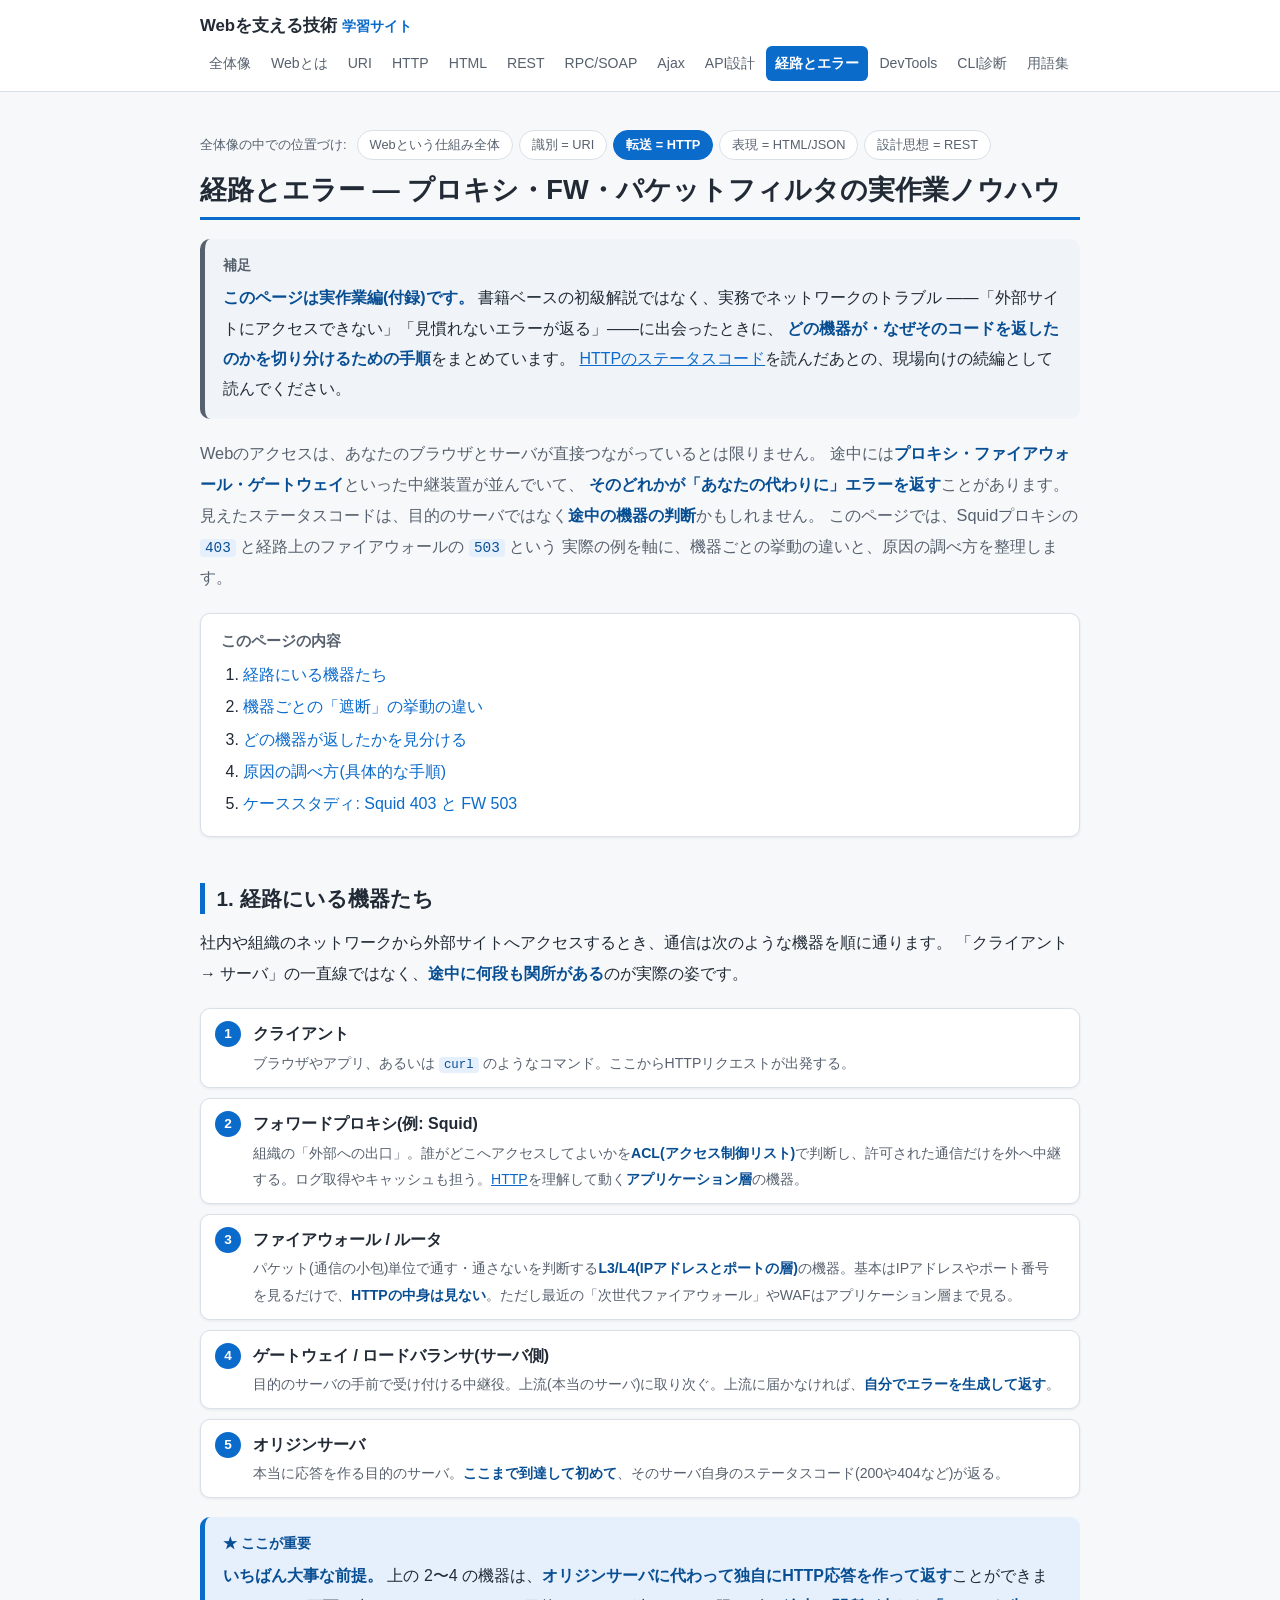
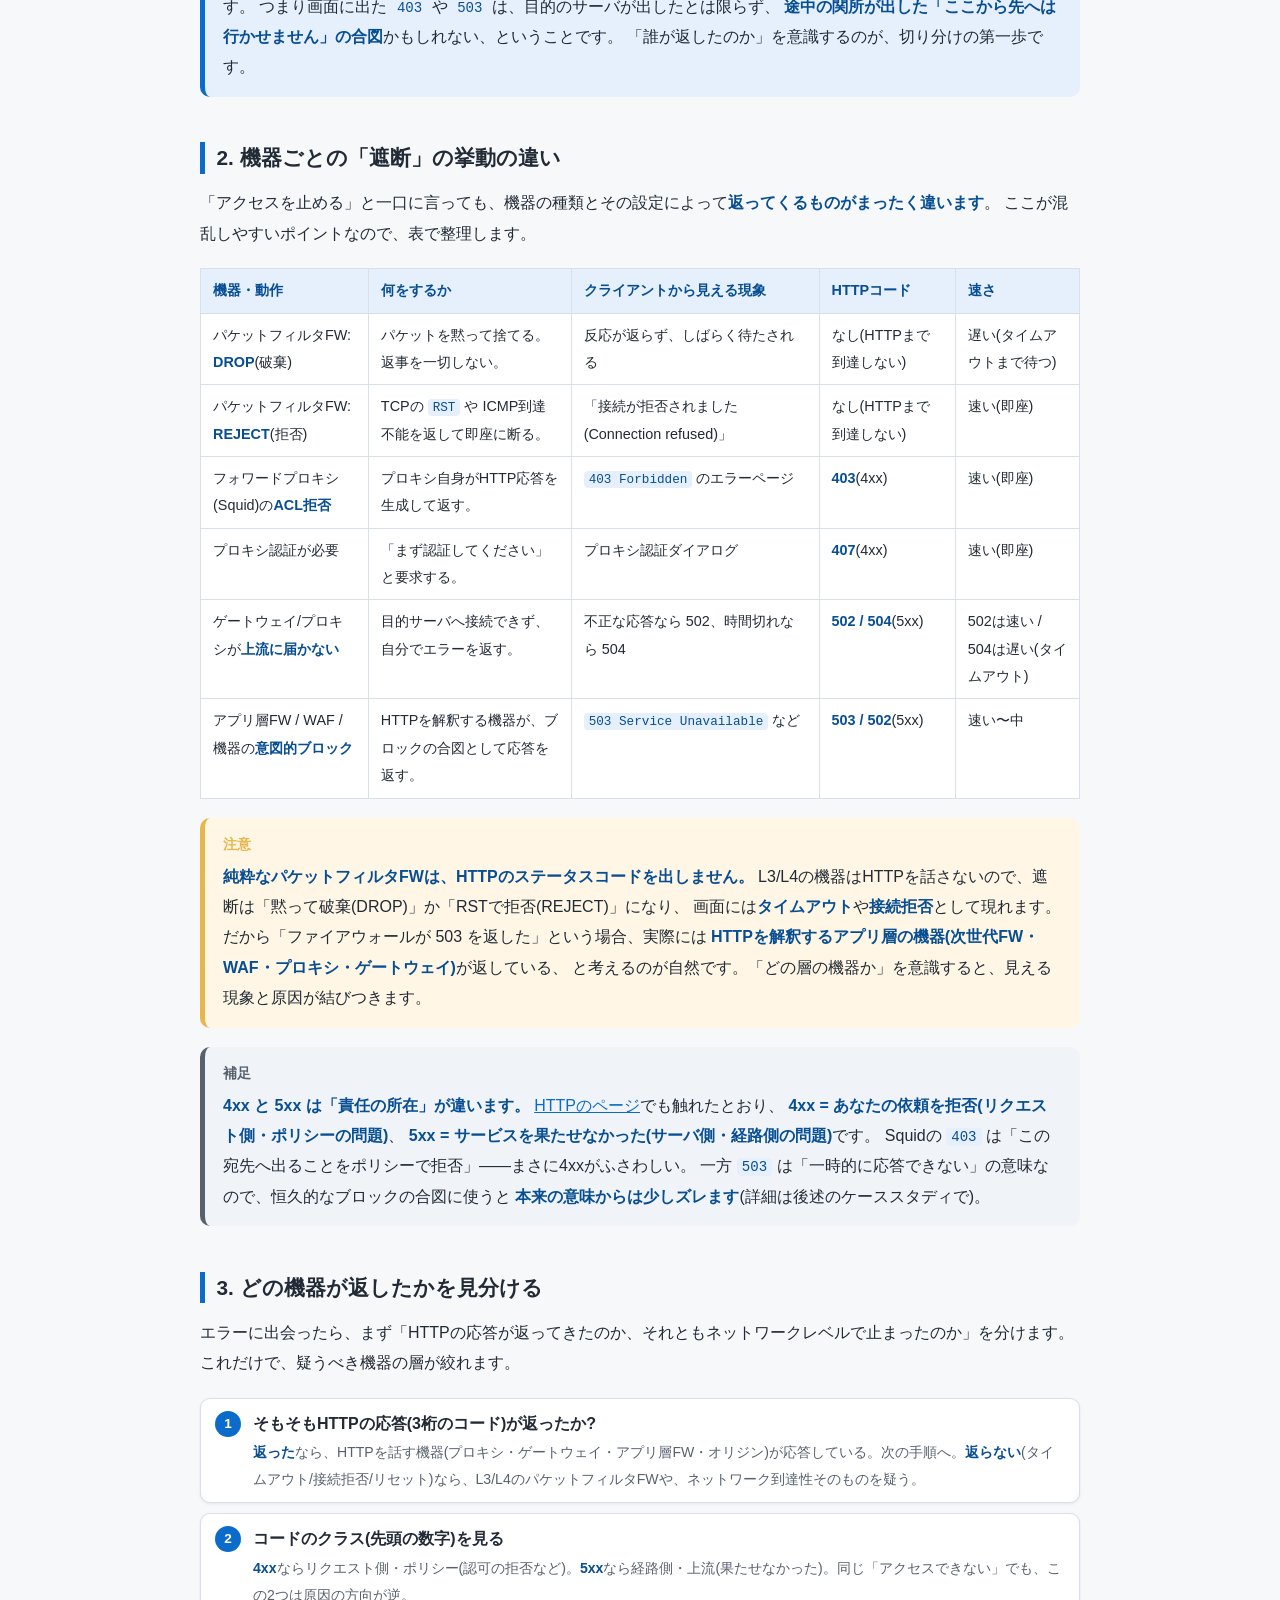
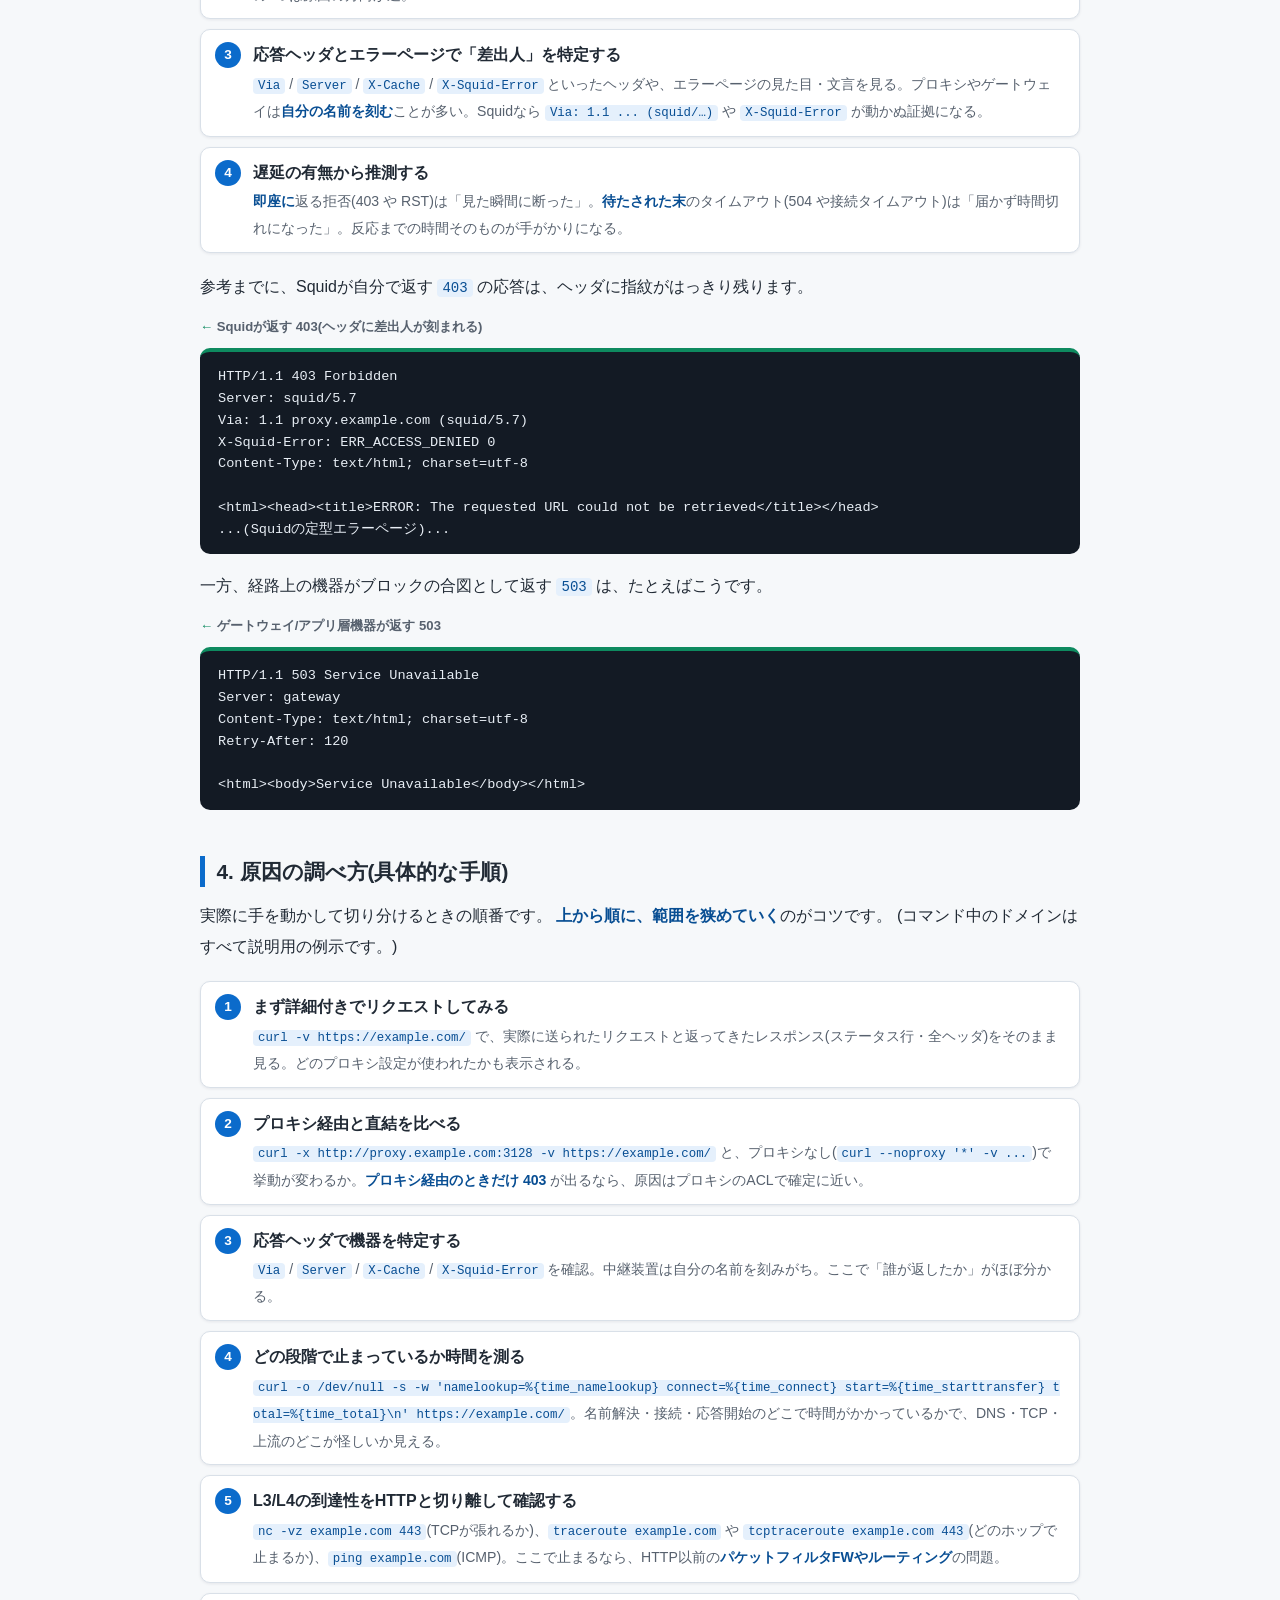
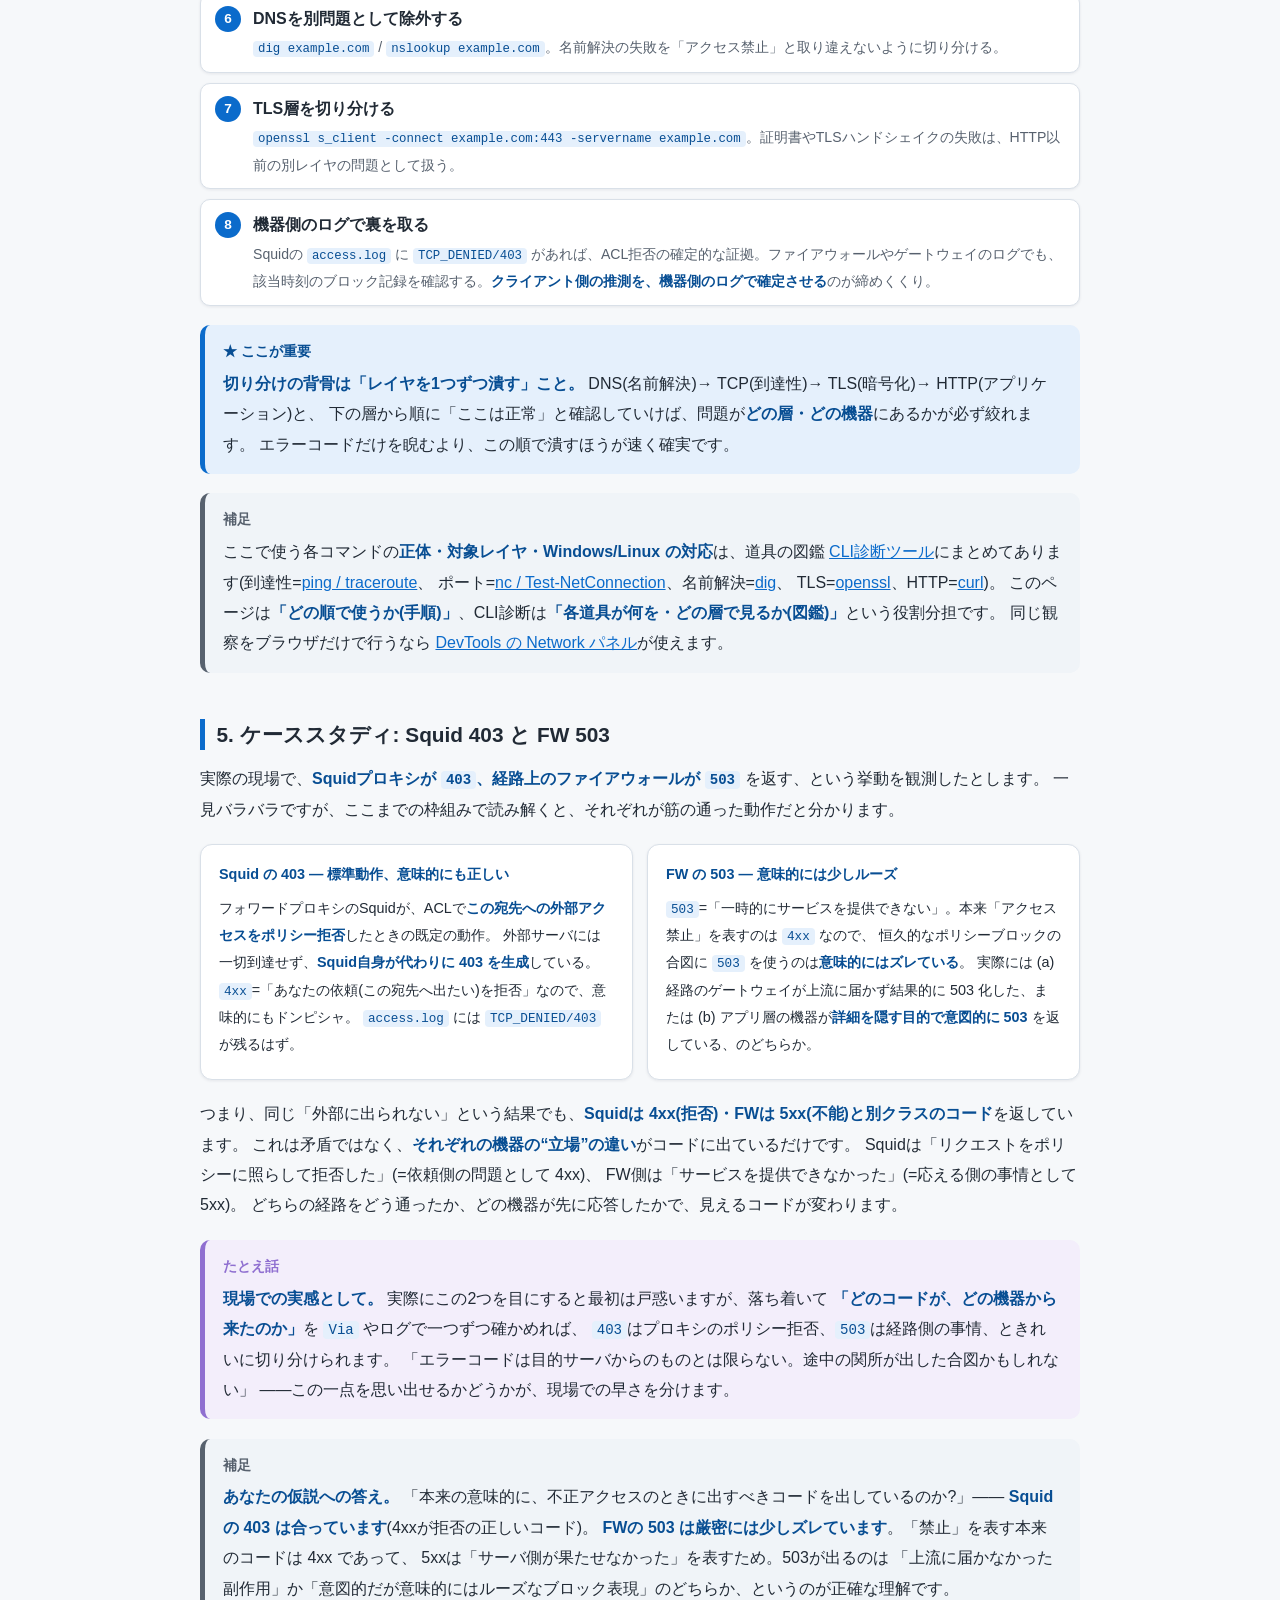
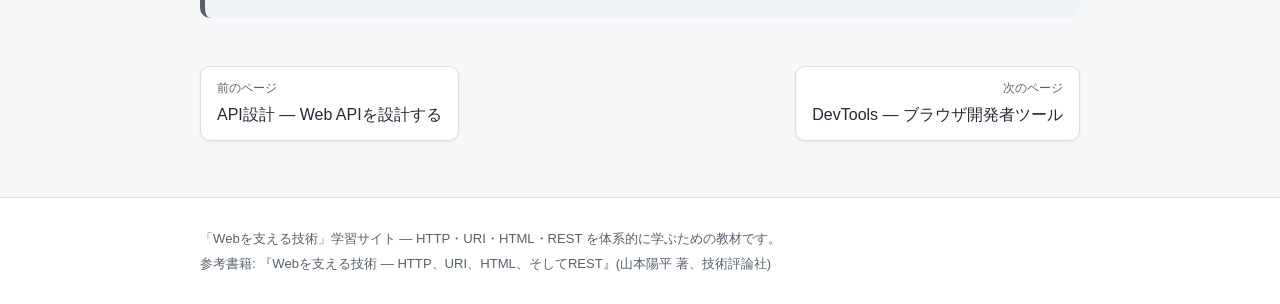
<file: learning-site/network-path.html>
<!DOCTYPE html>
<html lang="ja">
<head>
<meta charset="UTF-8">
<meta name="viewport" content="width=device-width, initial-scale=1.0">
<title>経路とエラー(実作業編) | 「Webを支える技術」学習サイト</title>
<meta name="description" content="経路上のプロキシ・ファイアウォール・ゲートウェイが返すHTTPエラー(403や503)の意味、パケットフィルタ(DROP/REJECT)の挙動の違い、どの機器が返したかの見分け方と原因調査の具体手順を、実作業ベースで解説します。">
<link rel="stylesheet" href="style.css">
</head>
<body>
<header class="site-header">
  <div class="container">
    <a class="site-title" href="index.html">Webを支える技術 <span>学習サイト</span></a>
    <nav class="site-nav">
      <a href="index.html">全体像</a>
      <a href="web.html">Webとは</a>
      <a href="uri.html">URI</a>
      <a href="http.html">HTTP</a>
      <a href="html.html">HTML</a>
      <a href="rest.html">REST</a>
      <a href="rpc.html">RPC/SOAP</a>
      <a href="ajax.html">Ajax</a>
      <a href="api-design.html">API設計</a>
      <a href="network-path.html" aria-current="page">経路とエラー</a>
      <a href="devtools.html">DevTools</a>
      <a href="cli-tools.html">CLI診断</a>
      <a href="glossary.html">用語集</a>
    </nav>
  </div>
</header>

<main class="container">

<div class="mini-map">
  <span class="mm-label">全体像の中での位置づけ:</span>
  <span class="mm-item">Webという仕組み全体</span>
  <span class="mm-item">識別 = URI</span>
  <span class="mm-item hl">転送 = HTTP</span>
  <span class="mm-item">表現 = HTML/JSON</span>
  <span class="mm-item">設計思想 = REST</span>
</div>

<h1>経路とエラー — プロキシ・FW・パケットフィルタの実作業ノウハウ</h1>

<div class="note">
<p><strong>このページは実作業編(付録)です。</strong>
書籍ベースの初級解説ではなく、実務でネットワークのトラブル
——「外部サイトにアクセスできない」「見慣れないエラーが返る」——に出会ったときに、
<strong>どの機器が・なぜそのコードを返したのかを切り分けるための手順</strong>をまとめています。
<a href="http.html#status">HTTPのステータスコード</a>を読んだあとの、現場向けの続編として読んでください。</p>
</div>

<p class="lead">
Webのアクセスは、あなたのブラウザとサーバが直接つながっているとは限りません。
途中には<strong>プロキシ・ファイアウォール・ゲートウェイ</strong>といった中継装置が並んでいて、
<strong>そのどれかが「あなたの代わりに」エラーを返す</strong>ことがあります。
見えたステータスコードは、目的のサーバではなく<strong>途中の機器の判断</strong>かもしれません。
このページでは、Squidプロキシの <code>403</code> と経路上のファイアウォールの <code>503</code> という
実際の例を軸に、機器ごとの挙動の違いと、原因の調べ方を整理します。
</p>

<div class="toc">
  <p class="toc-title">このページの内容</p>
  <ol>
    <li><a href="#middleboxes">経路にいる機器たち</a></li>
    <li><a href="#behavior">機器ごとの「遮断」の挙動の違い</a></li>
    <li><a href="#identify">どの機器が返したかを見分ける</a></li>
    <li><a href="#investigate">原因の調べ方(具体的な手順)</a></li>
    <li><a href="#case">ケーススタディ: Squid 403 と FW 503</a></li>
  </ol>
</div>

<section id="middleboxes">
<h2>1. 経路にいる機器たち</h2>

<p>
社内や組織のネットワークから外部サイトへアクセスするとき、通信は次のような機器を順に通ります。
「クライアント → サーバ」の一直線ではなく、<strong>途中に何段も関所がある</strong>のが実際の姿です。
</p>

<ol class="flow">
  <li><span class="flow-title">クライアント</span>
    <span class="flow-desc">ブラウザやアプリ、あるいは <code>curl</code> のようなコマンド。ここからHTTPリクエストが出発する。</span></li>
  <li><span class="flow-title">フォワードプロキシ(例: Squid)</span>
    <span class="flow-desc">組織の「外部への出口」。誰がどこへアクセスしてよいかを<strong>ACL(アクセス制御リスト)</strong>で判断し、許可された通信だけを外へ中継する。ログ取得やキャッシュも担う。<a href="http.html#status">HTTP</a>を理解して動く<strong>アプリケーション層</strong>の機器。</span></li>
  <li><span class="flow-title">ファイアウォール / ルータ</span>
    <span class="flow-desc">パケット(通信の小包)単位で通す・通さないを判断する<strong>L3/L4(IPアドレスとポートの層)</strong>の機器。基本はIPアドレスやポート番号を見るだけで、<strong>HTTPの中身は見ない</strong>。ただし最近の「次世代ファイアウォール」やWAFはアプリケーション層まで見る。</span></li>
  <li><span class="flow-title">ゲートウェイ / ロードバランサ(サーバ側)</span>
    <span class="flow-desc">目的のサーバの手前で受け付ける中継役。上流(本当のサーバ)に取り次ぐ。上流に届かなければ、<strong>自分でエラーを生成して返す</strong>。</span></li>
  <li><span class="flow-title">オリジンサーバ</span>
    <span class="flow-desc">本当に応答を作る目的のサーバ。<strong>ここまで到達して初めて</strong>、そのサーバ自身のステータスコード(200や404など)が返る。</span></li>
</ol>

<div class="point">
<p><strong>いちばん大事な前提。</strong>
上の 2〜4 の機器は、<strong>オリジンサーバに代わって独自にHTTP応答を作って返す</strong>ことができます。
つまり画面に出た <code>403</code> や <code>503</code> は、目的のサーバが出したとは限らず、
<strong>途中の関所が出した「ここから先へは行かせません」の合図</strong>かもしれない、ということです。
「誰が返したのか」を意識するのが、切り分けの第一歩です。</p>
</div>
</section>

<section id="behavior">
<h2>2. 機器ごとの「遮断」の挙動の違い</h2>

<p>
「アクセスを止める」と一口に言っても、機器の種類とその設定によって<strong>返ってくるものがまったく違います</strong>。
ここが混乱しやすいポイントなので、表で整理します。
</p>

<div class="table-scroll">
<table>
  <thead>
    <tr>
      <th>機器・動作</th>
      <th>何をするか</th>
      <th>クライアントから見える現象</th>
      <th>HTTPコード</th>
      <th>速さ</th>
    </tr>
  </thead>
  <tbody>
    <tr>
      <td>パケットフィルタFW: <strong>DROP</strong>(破棄)</td>
      <td>パケットを黙って捨てる。返事を一切しない。</td>
      <td>反応が返らず、しばらく待たされる</td>
      <td>なし(HTTPまで到達しない)</td>
      <td>遅い(タイムアウトまで待つ)</td>
    </tr>
    <tr>
      <td>パケットフィルタFW: <strong>REJECT</strong>(拒否)</td>
      <td>TCPの <code>RST</code> や ICMP到達不能を返して即座に断る。</td>
      <td>「接続が拒否されました(Connection refused)」</td>
      <td>なし(HTTPまで到達しない)</td>
      <td>速い(即座)</td>
    </tr>
    <tr>
      <td>フォワードプロキシ(Squid)の<strong>ACL拒否</strong></td>
      <td>プロキシ自身がHTTP応答を生成して返す。</td>
      <td><code>403 Forbidden</code> のエラーページ</td>
      <td><strong>403</strong>(4xx)</td>
      <td>速い(即座)</td>
    </tr>
    <tr>
      <td>プロキシ認証が必要</td>
      <td>「まず認証してください」と要求する。</td>
      <td>プロキシ認証ダイアログ</td>
      <td><strong>407</strong>(4xx)</td>
      <td>速い(即座)</td>
    </tr>
    <tr>
      <td>ゲートウェイ/プロキシが<strong>上流に届かない</strong></td>
      <td>目的サーバへ接続できず、自分でエラーを返す。</td>
      <td>不正な応答なら 502、時間切れなら 504</td>
      <td><strong>502 / 504</strong>(5xx)</td>
      <td>502は速い / 504は遅い(タイムアウト)</td>
    </tr>
    <tr>
      <td>アプリ層FW / WAF / 機器の<strong>意図的ブロック</strong></td>
      <td>HTTPを解釈する機器が、ブロックの合図として応答を返す。</td>
      <td><code>503 Service Unavailable</code> など</td>
      <td><strong>503 / 502</strong>(5xx)</td>
      <td>速い〜中</td>
    </tr>
  </tbody>
</table>
</div>

<div class="warn">
<p><strong>純粋なパケットフィルタFWは、HTTPのステータスコードを出しません。</strong>
L3/L4の機器はHTTPを話さないので、遮断は「黙って破棄(DROP)」か「RSTで拒否(REJECT)」になり、
画面には<strong>タイムアウト</strong>や<strong>接続拒否</strong>として現れます。
だから「ファイアウォールが 503 を返した」という場合、実際には
<strong>HTTPを解釈するアプリ層の機器(次世代FW・WAF・プロキシ・ゲートウェイ)</strong>が返している、
と考えるのが自然です。「どの層の機器か」を意識すると、見える現象と原因が結びつきます。</p>
</div>

<div class="note">
<p><strong>4xx と 5xx は「責任の所在」が違います。</strong>
<a href="http.html#status">HTTPのページ</a>でも触れたとおり、
<strong>4xx = あなたの依頼を拒否(リクエスト側・ポリシーの問題)</strong>、
<strong>5xx = サービスを果たせなかった(サーバ側・経路側の問題)</strong>です。
Squidの <code>403</code> は「この宛先へ出ることをポリシーで拒否」——まさに4xxがふさわしい。
一方 <code>503</code> は「一時的に応答できない」の意味なので、恒久的なブロックの合図に使うと
<strong>本来の意味からは少しズレます</strong>(詳細は後述のケーススタディで)。</p>
</div>
</section>

<section id="identify">
<h2>3. どの機器が返したかを見分ける</h2>

<p>
エラーに出会ったら、まず「HTTPの応答が返ってきたのか、それともネットワークレベルで止まったのか」を分けます。
これだけで、疑うべき機器の層が絞れます。
</p>

<ol class="flow">
  <li><span class="flow-title">そもそもHTTPの応答(3桁のコード)が返ったか?</span>
    <span class="flow-desc"><strong>返った</strong>なら、HTTPを話す機器(プロキシ・ゲートウェイ・アプリ層FW・オリジン)が応答している。次の手順へ。<strong>返らない</strong>(タイムアウト/接続拒否/リセット)なら、L3/L4のパケットフィルタFWや、ネットワーク到達性そのものを疑う。</span></li>
  <li><span class="flow-title">コードのクラス(先頭の数字)を見る</span>
    <span class="flow-desc"><strong>4xx</strong>ならリクエスト側・ポリシー(認可の拒否など)。<strong>5xx</strong>なら経路側・上流(果たせなかった)。同じ「アクセスできない」でも、この2つは原因の方向が逆。</span></li>
  <li><span class="flow-title">応答ヘッダとエラーページで「差出人」を特定する</span>
    <span class="flow-desc"><code>Via</code> / <code>Server</code> / <code>X-Cache</code> / <code>X-Squid-Error</code> といったヘッダや、エラーページの見た目・文言を見る。プロキシやゲートウェイは<strong>自分の名前を刻む</strong>ことが多い。Squidなら <code>Via: 1.1 ... (squid/…)</code> や <code>X-Squid-Error</code> が動かぬ証拠になる。</span></li>
  <li><span class="flow-title">遅延の有無から推測する</span>
    <span class="flow-desc"><strong>即座に</strong>返る拒否(403 や RST)は「見た瞬間に断った」。<strong>待たされた末</strong>のタイムアウト(504 や接続タイムアウト)は「届かず時間切れになった」。反応までの時間そのものが手がかりになる。</span></li>
</ol>

<p>参考までに、Squidが自分で返す <code>403</code> の応答は、ヘッダに指紋がはっきり残ります。</p>

<p class="code-caption res">Squidが返す 403(ヘッダに差出人が刻まれる)</p>
<pre class="res"><code>HTTP/1.1 403 Forbidden
Server: squid/5.7
Via: 1.1 proxy.example.com (squid/5.7)
X-Squid-Error: ERR_ACCESS_DENIED 0
Content-Type: text/html; charset=utf-8

&lt;html&gt;&lt;head&gt;&lt;title&gt;ERROR: The requested URL could not be retrieved&lt;/title&gt;&lt;/head&gt;
...(Squidの定型エラーページ)...</code></pre>

<p>一方、経路上の機器がブロックの合図として返す <code>503</code> は、たとえばこうです。</p>

<p class="code-caption res">ゲートウェイ/アプリ層機器が返す 503</p>
<pre class="res"><code>HTTP/1.1 503 Service Unavailable
Server: gateway
Content-Type: text/html; charset=utf-8
Retry-After: 120

&lt;html&gt;&lt;body&gt;Service Unavailable&lt;/body&gt;&lt;/html&gt;</code></pre>
</section>

<section id="investigate">
<h2>4. 原因の調べ方(具体的な手順)</h2>

<p>
実際に手を動かして切り分けるときの順番です。
<strong>上から順に、範囲を狭めていく</strong>のがコツです。
(コマンド中のドメインはすべて説明用の例示です。)
</p>

<ol class="flow">
  <li><span class="flow-title">まず詳細付きでリクエストしてみる</span>
    <span class="flow-desc"><code>curl -v https://example.com/</code> で、実際に送られたリクエストと返ってきたレスポンス(ステータス行・全ヘッダ)をそのまま見る。どのプロキシ設定が使われたかも表示される。</span></li>
  <li><span class="flow-title">プロキシ経由と直結を比べる</span>
    <span class="flow-desc"><code>curl -x http://proxy.example.com:3128 -v https://example.com/</code> と、プロキシなし(<code>curl --noproxy '*' -v ...</code>)で挙動が変わるか。<strong>プロキシ経由のときだけ 403</strong> が出るなら、原因はプロキシのACLで確定に近い。</span></li>
  <li><span class="flow-title">応答ヘッダで機器を特定する</span>
    <span class="flow-desc"><code>Via</code> / <code>Server</code> / <code>X-Cache</code> / <code>X-Squid-Error</code> を確認。中継装置は自分の名前を刻みがち。ここで「誰が返したか」がほぼ分かる。</span></li>
  <li><span class="flow-title">どの段階で止まっているか時間を測る</span>
    <span class="flow-desc"><code>curl -o /dev/null -s -w 'namelookup=%{time_namelookup} connect=%{time_connect} start=%{time_starttransfer} total=%{time_total}\n' https://example.com/</code>。名前解決・接続・応答開始のどこで時間がかかっているかで、DNS・TCP・上流のどこが怪しいか見える。</span></li>
  <li><span class="flow-title">L3/L4の到達性をHTTPと切り離して確認する</span>
    <span class="flow-desc"><code>nc -vz example.com 443</code>(TCPが張れるか)、<code>traceroute example.com</code> や <code>tcptraceroute example.com 443</code>(どのホップで止まるか)、<code>ping example.com</code>(ICMP)。ここで止まるなら、HTTP以前の<strong>パケットフィルタFWやルーティング</strong>の問題。</span></li>
  <li><span class="flow-title">DNSを別問題として除外する</span>
    <span class="flow-desc"><code>dig example.com</code> / <code>nslookup example.com</code>。名前解決の失敗を「アクセス禁止」と取り違えないように切り分ける。</span></li>
  <li><span class="flow-title">TLS層を切り分ける</span>
    <span class="flow-desc"><code>openssl s_client -connect example.com:443 -servername example.com</code>。証明書やTLSハンドシェイクの失敗は、HTTP以前の別レイヤの問題として扱う。</span></li>
  <li><span class="flow-title">機器側のログで裏を取る</span>
    <span class="flow-desc">Squidの <code>access.log</code> に <code>TCP_DENIED/403</code> があれば、ACL拒否の確定的な証拠。ファイアウォールやゲートウェイのログでも、該当時刻のブロック記録を確認する。<strong>クライアント側の推測を、機器側のログで確定させる</strong>のが締めくくり。</span></li>
</ol>

<div class="point">
<p><strong>切り分けの背骨は「レイヤを1つずつ潰す」こと。</strong>
DNS(名前解決)→ TCP(到達性)→ TLS(暗号化)→ HTTP(アプリケーション)と、
下の層から順に「ここは正常」と確認していけば、問題が<strong>どの層・どの機器</strong>にあるかが必ず絞れます。
エラーコードだけを睨むより、この順で潰すほうが速く確実です。</p>
</div>

<div class="note">
<p>ここで使う各コマンドの<strong>正体・対象レイヤ・Windows/Linux の対応</strong>は、道具の図鑑
<a href="cli-tools.html">CLI診断ツール</a>にまとめてあります(到達性=<a href="cli-tools.html#reachability">ping / traceroute</a>、
ポート=<a href="cli-tools.html#port">nc / Test-NetConnection</a>、名前解決=<a href="cli-tools.html#dns">dig</a>、
TLS=<a href="cli-tools.html#tls">openssl</a>、HTTP=<a href="cli-tools.html#http">curl</a>)。
このページは<strong>「どの順で使うか(手順)」</strong>、CLI診断は<strong>「各道具が何を・どの層で見るか(図鑑)」</strong>という役割分担です。
同じ観察をブラウザだけで行うなら <a href="devtools.html#network">DevTools の Network パネル</a>が使えます。</p>
</div>
</section>

<section id="case">
<h2>5. ケーススタディ: Squid 403 と FW 503</h2>

<p>
実際の現場で、<strong>Squidプロキシが <code>403</code>、経路上のファイアウォールが <code>503</code></strong> を返す、という挙動を観測したとします。
一見バラバラですが、ここまでの枠組みで読み解くと、それぞれが筋の通った動作だと分かります。
</p>

<div class="cards">
  <div class="card">
    <p class="card-title">Squid の 403 — 標準動作、意味的にも正しい</p>
    <p>フォワードプロキシのSquidが、ACLで<strong>この宛先への外部アクセスをポリシー拒否</strong>したときの既定の動作。
    外部サーバには一切到達せず、<strong>Squid自身が代わりに 403 を生成</strong>している。
    <code>4xx</code>=「あなたの依頼(この宛先へ出たい)を拒否」なので、意味的にもドンピシャ。
    <code>access.log</code> には <code>TCP_DENIED/403</code> が残るはず。</p>
  </div>
  <div class="card">
    <p class="card-title">FW の 503 — 意味的には少しルーズ</p>
    <p><code>503</code>=「一時的にサービスを提供できない」。本来「アクセス禁止」を表すのは <code>4xx</code> なので、
    恒久的なポリシーブロックの合図に <code>503</code> を使うのは<strong>意味的にはズレている</strong>。
    実際には (a) 経路のゲートウェイが上流に届かず結果的に 503 化した、または
    (b) アプリ層の機器が<strong>詳細を隠す目的で意図的に 503</strong> を返している、のどちらか。</p>
  </div>
</div>

<p>
つまり、同じ「外部に出られない」という結果でも、<strong>Squidは 4xx(拒否)・FWは 5xx(不能)と別クラスのコード</strong>を返しています。
これは矛盾ではなく、<strong>それぞれの機器の“立場”の違い</strong>がコードに出ているだけです。
Squidは「リクエストをポリシーに照らして拒否した」(=依頼側の問題として 4xx)、
FW側は「サービスを提供できなかった」(=応える側の事情として 5xx)。
どちらの経路をどう通ったか、どの機器が先に応答したかで、見えるコードが変わります。
</p>

<div class="analogy">
<p><strong>現場での実感として。</strong>
実際にこの2つを目にすると最初は戸惑いますが、落ち着いて
<strong>「どのコードが、どの機器から来たのか」</strong>を <code>Via</code> やログで一つずつ確かめれば、
<code>403</code>はプロキシのポリシー拒否、<code>503</code>は経路側の事情、ときれいに切り分けられます。
「エラーコードは目的サーバからのものとは限らない。途中の関所が出した合図かもしれない」
——この一点を思い出せるかどうかが、現場での早さを分けます。</p>
</div>

<div class="note">
<p><strong>あなたの仮説への答え。</strong>
「本来の意味的に、不正アクセスのときに出すべきコードを出しているのか?」——
<strong>Squidの 403 は合っています</strong>(4xxが拒否の正しいコード)。
<strong>FWの 503 は厳密には少しズレています</strong>。「禁止」を表す本来のコードは 4xx であって、
5xxは「サーバ側が果たせなかった」を表すため。503が出るのは
「上流に届かなかった副作用」か「意図的だが意味的にはルーズなブロック表現」のどちらか、というのが正確な理解です。</p>
</div>
</section>

<nav class="page-nav">
  <a class="prev" href="api-design.html"><span class="nav-dir">前のページ</span>API設計 — Web APIを設計する</a>
  <a class="next" href="devtools.html"><span class="nav-dir">次のページ</span>DevTools — ブラウザ開発者ツール</a>
</nav>

</main>

<footer class="site-footer">
  <div class="container">
    <p>「Webを支える技術」学習サイト — HTTP・URI・HTML・REST を体系的に学ぶための教材です。<br>
    参考書籍: 『Webを支える技術 — HTTP、URI、HTML、そしてREST』(山本陽平 著、技術評論社)</p>
  </div>
</footer>
</body>
</html>
</file>
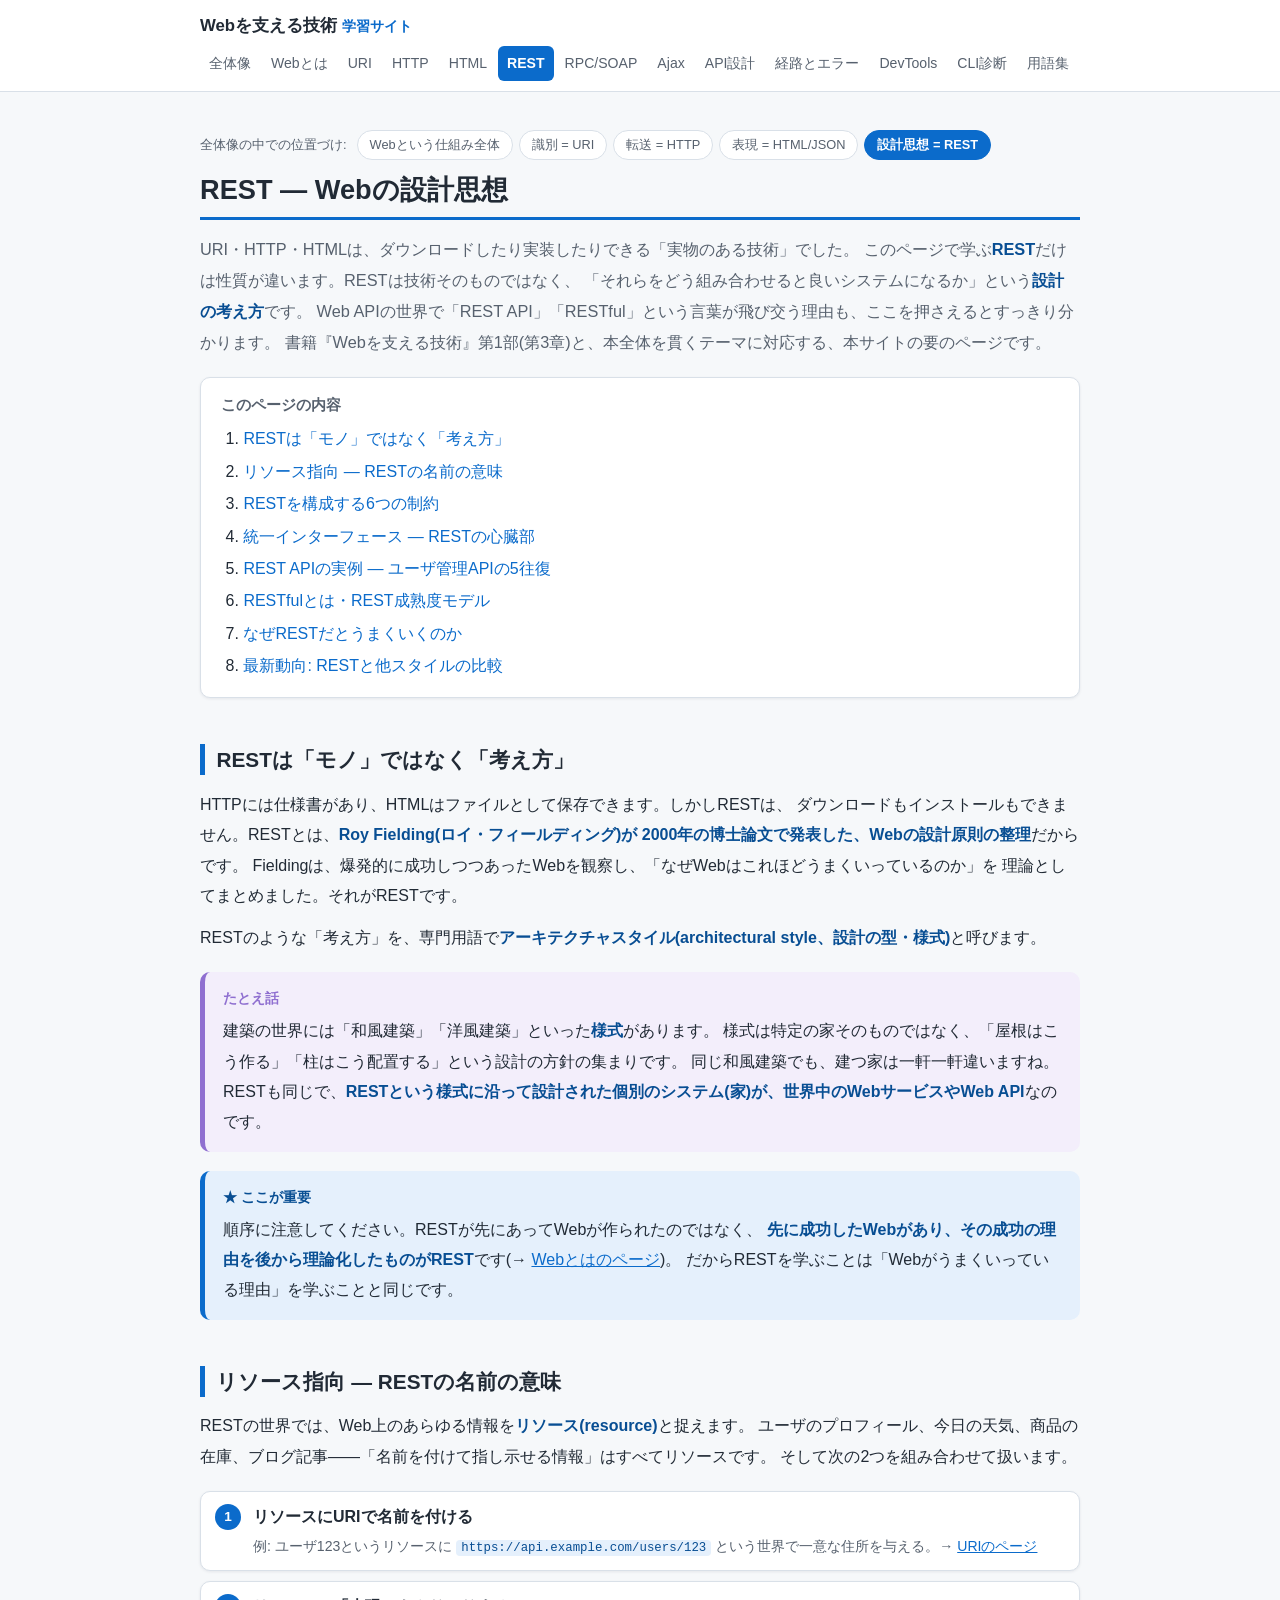
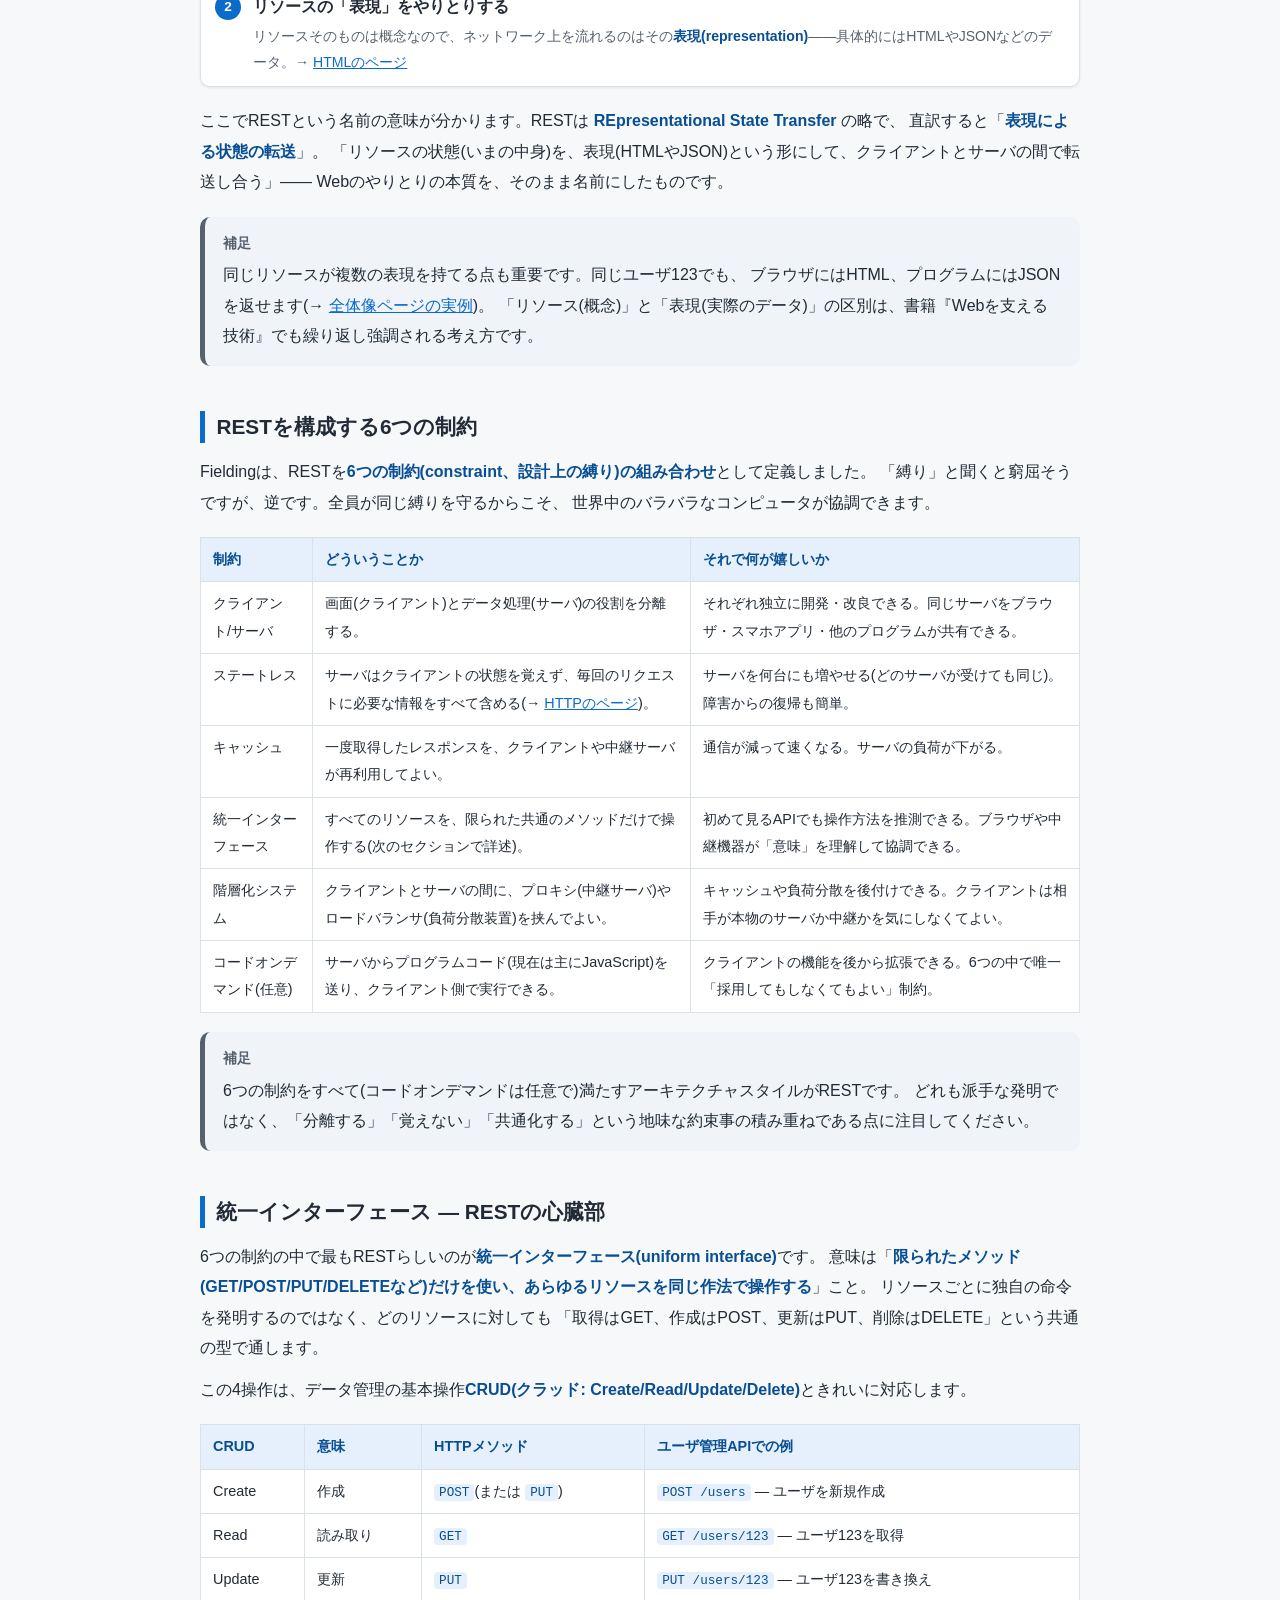
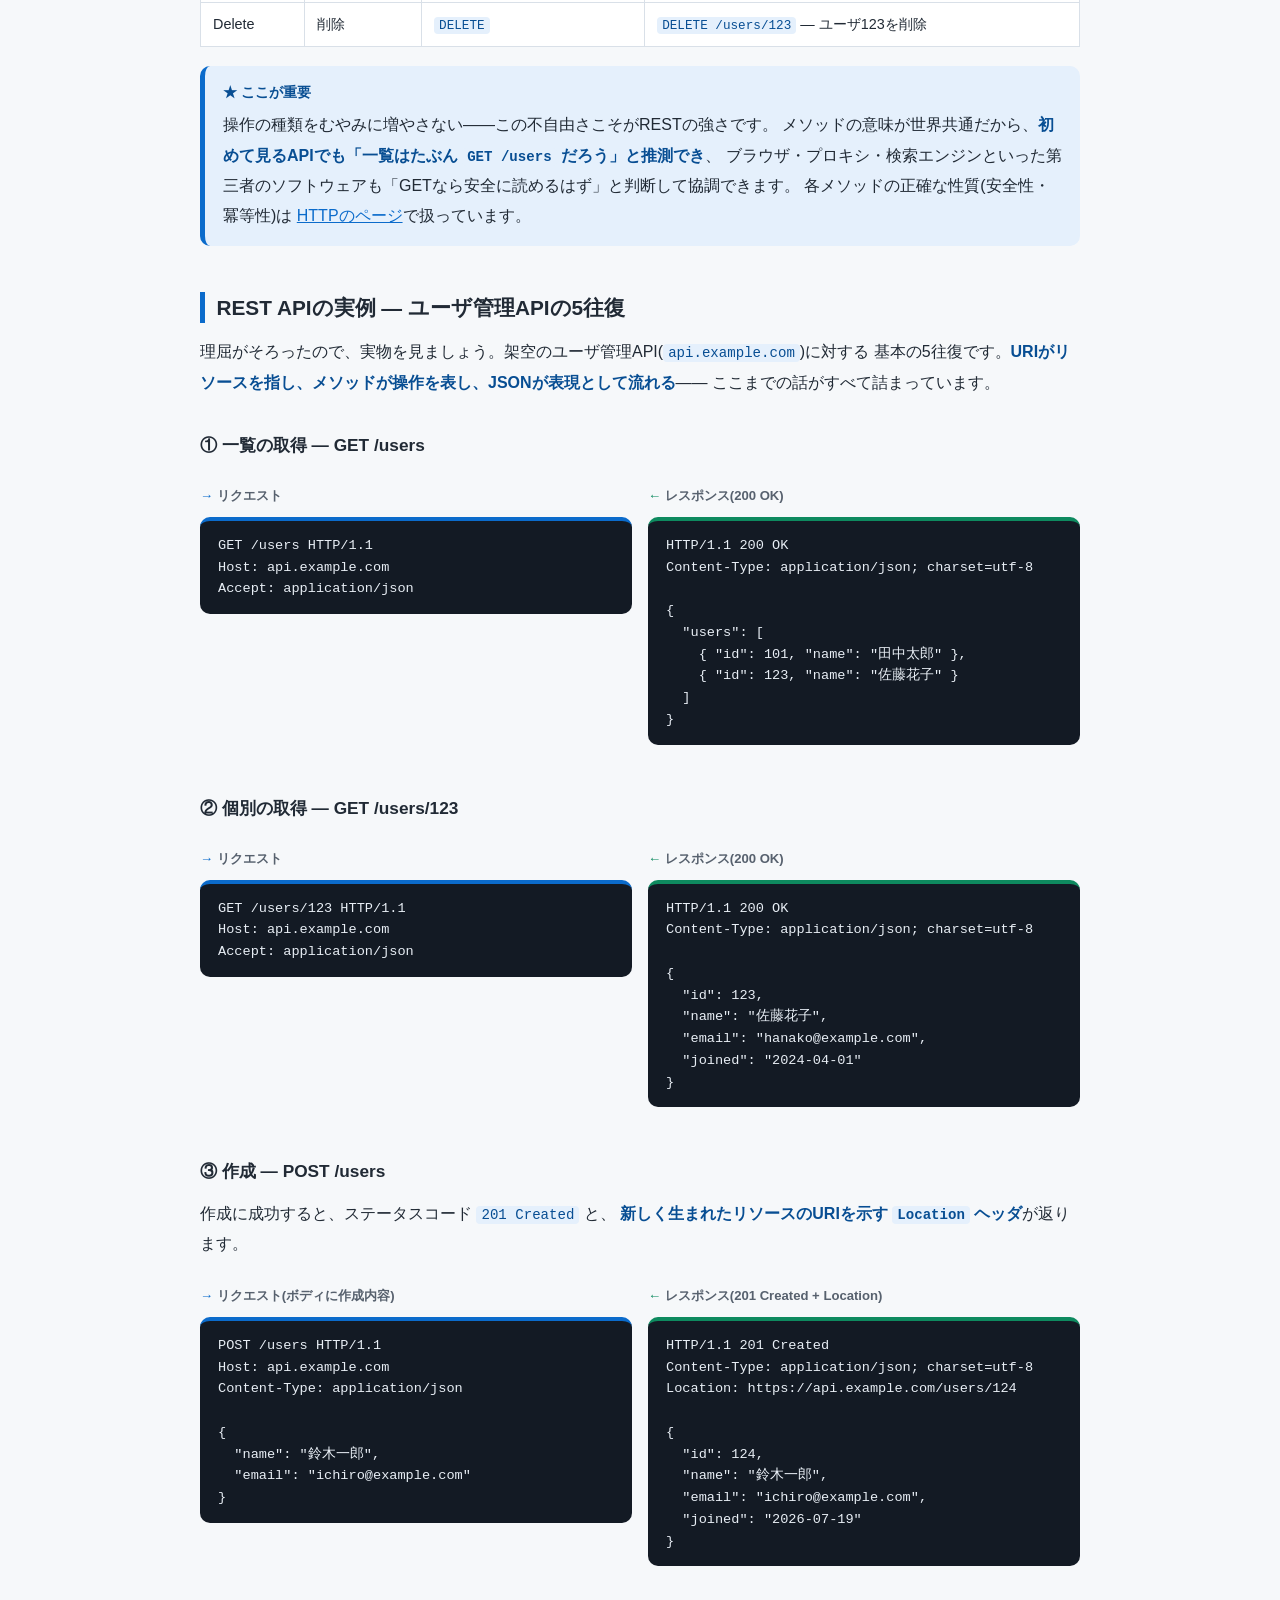
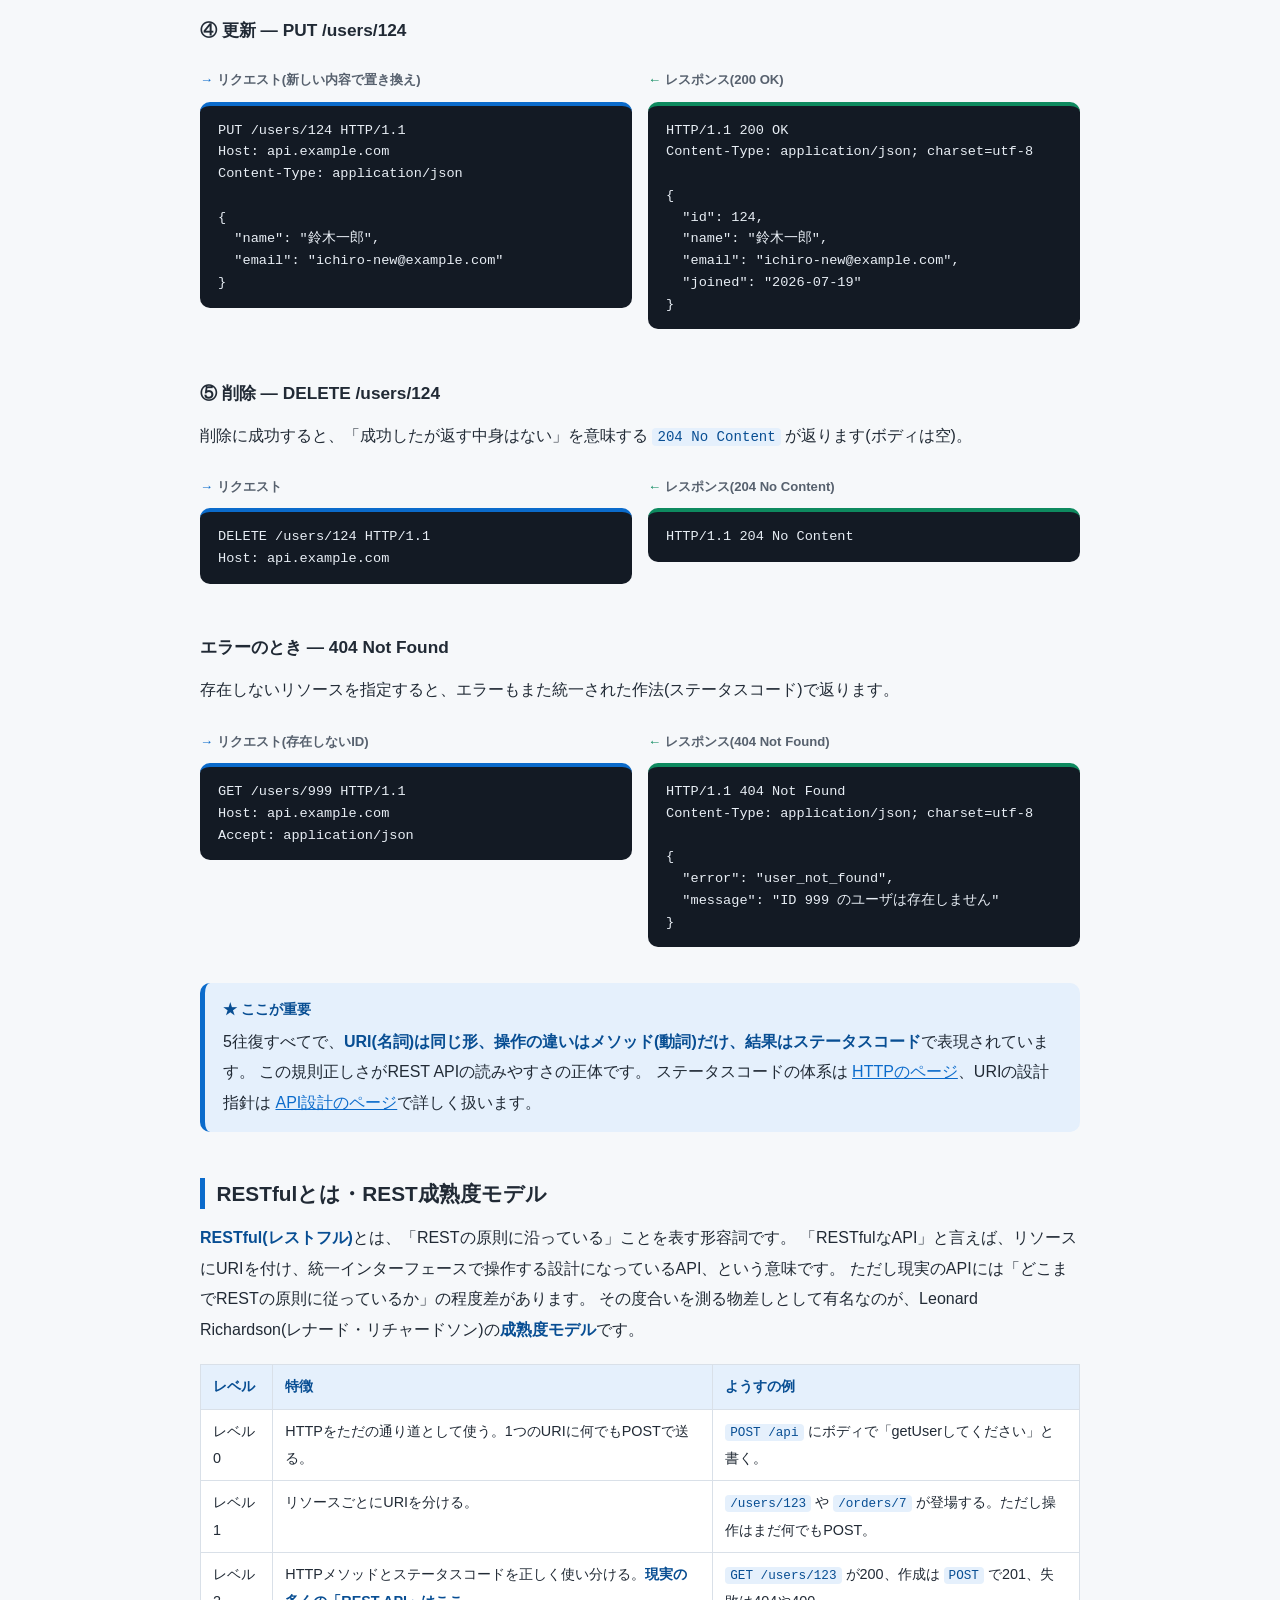
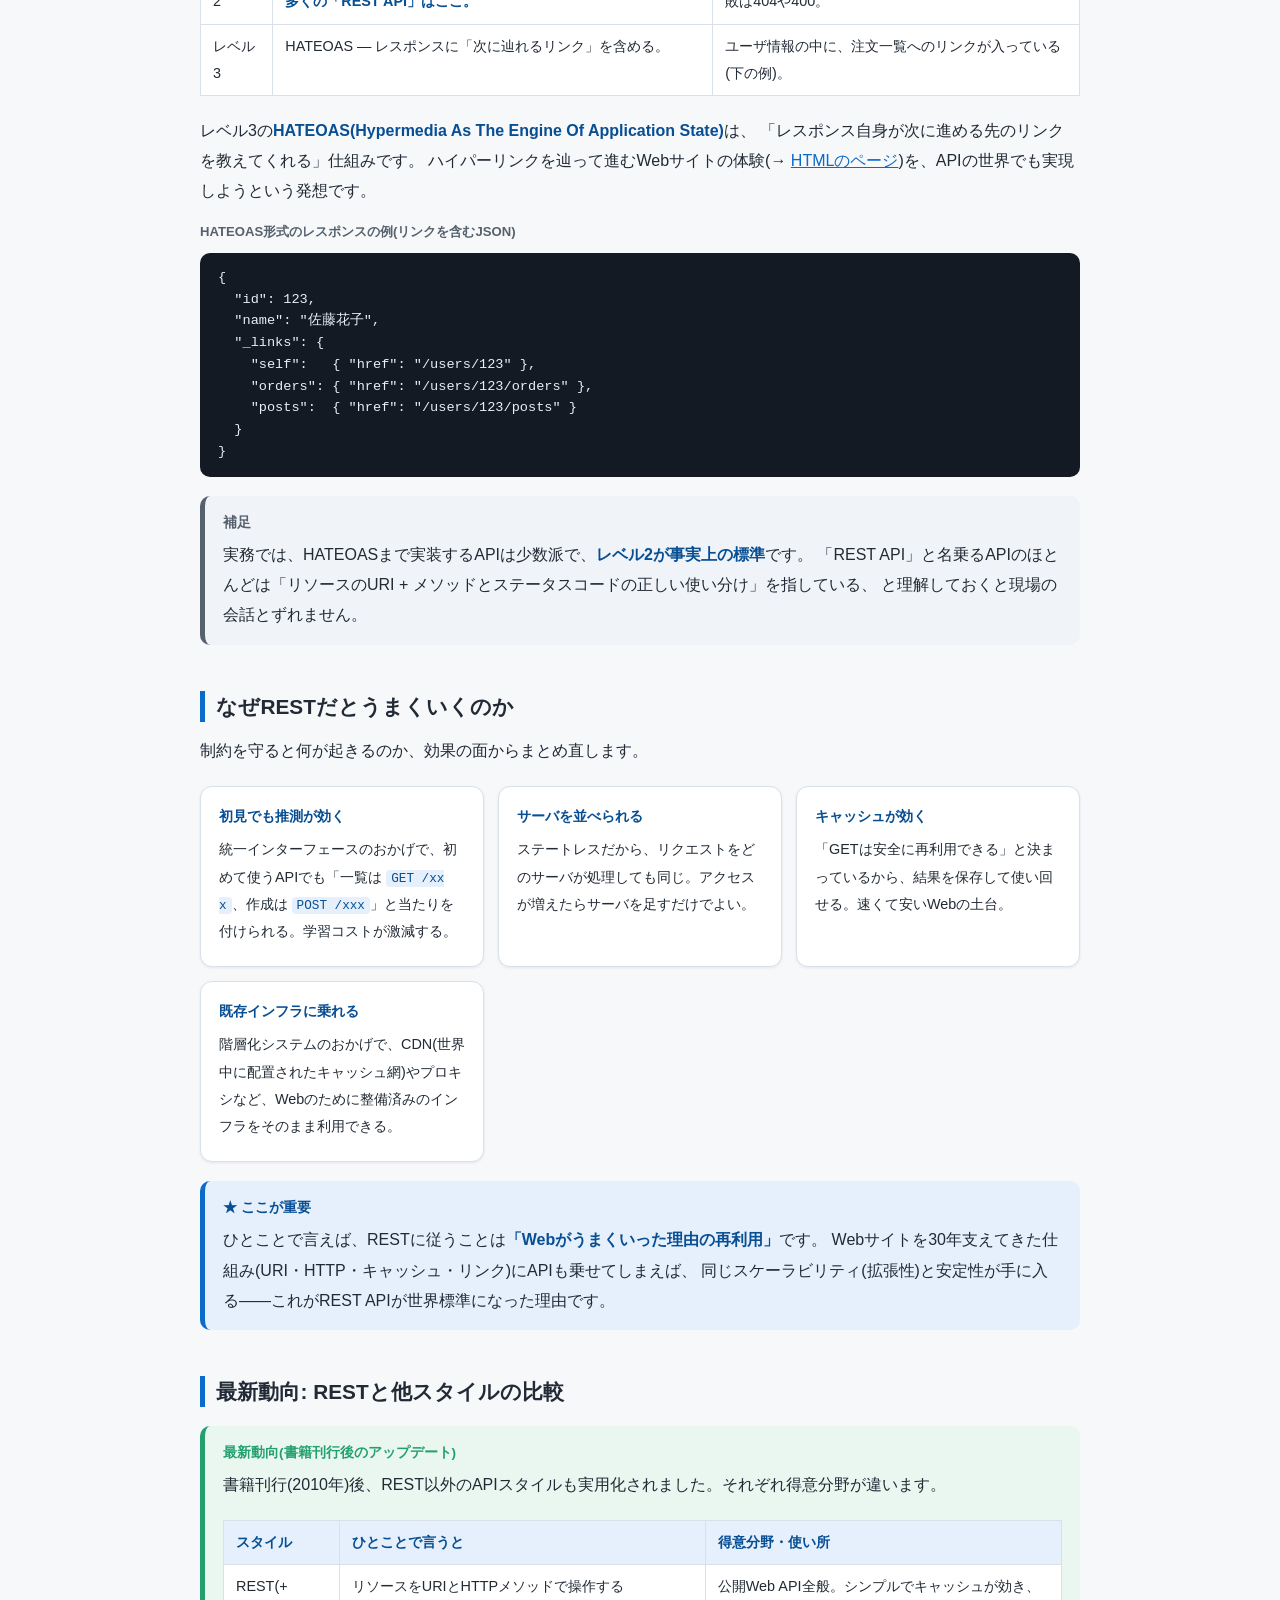
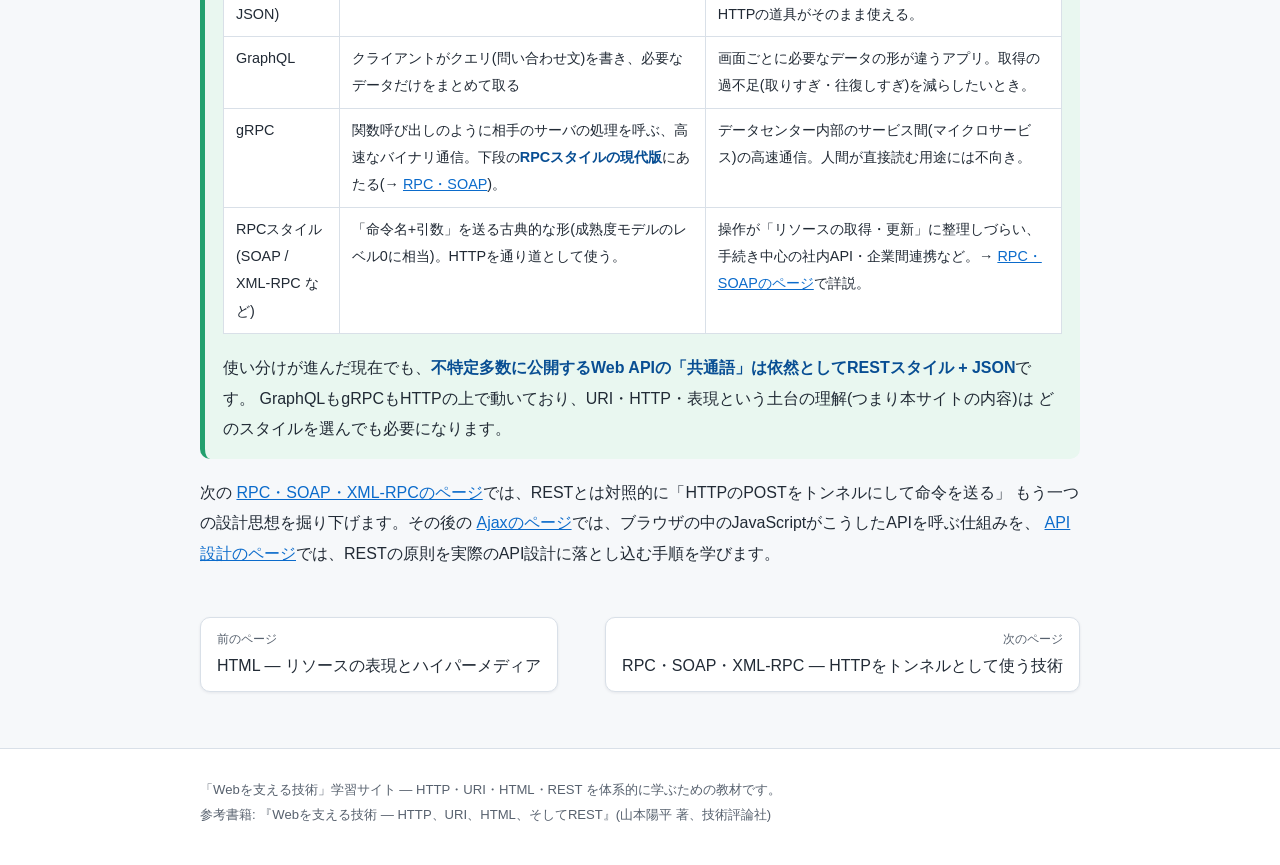
<file: learning-site/rest.html>
<!DOCTYPE html>
<html lang="ja">
<head>
<meta charset="UTF-8">
<meta name="viewport" content="width=device-width, initial-scale=1.0">
<title>REST — Webの設計思想 | 「Webを支える技術」学習サイト</title>
<meta name="description" content="アーキテクチャスタイルとしてのREST、6つの制約、統一インターフェース、REST APIの実例と成熟度モデルまでを初級者向けに解説します。">
<link rel="stylesheet" href="style.css">
</head>
<body>
<header class="site-header">
  <div class="container">
    <a class="site-title" href="index.html">Webを支える技術 <span>学習サイト</span></a>
    <nav class="site-nav">
      <a href="index.html">全体像</a>
      <a href="web.html">Webとは</a>
      <a href="uri.html">URI</a>
      <a href="http.html">HTTP</a>
      <a href="html.html">HTML</a>
      <a href="rest.html" aria-current="page">REST</a>
      <a href="rpc.html">RPC/SOAP</a>
      <a href="ajax.html">Ajax</a>
      <a href="api-design.html">API設計</a>
      <a href="network-path.html">経路とエラー</a>
      <a href="devtools.html">DevTools</a>
      <a href="cli-tools.html">CLI診断</a>
      <a href="glossary.html">用語集</a>
    </nav>
  </div>
</header>

<main class="container">

<div class="mini-map">
  <span class="mm-label">全体像の中での位置づけ:</span>
  <span class="mm-item">Webという仕組み全体</span>
  <span class="mm-item">識別 = URI</span>
  <span class="mm-item">転送 = HTTP</span>
  <span class="mm-item">表現 = HTML/JSON</span>
  <span class="mm-item hl">設計思想 = REST</span>
</div>

<h1>REST — Webの設計思想</h1>

<p class="lead">
URI・HTTP・HTMLは、ダウンロードしたり実装したりできる「実物のある技術」でした。
このページで学ぶ<strong>REST</strong>だけは性質が違います。RESTは技術そのものではなく、
「それらをどう組み合わせると良いシステムになるか」という<strong>設計の考え方</strong>です。
Web APIの世界で「REST API」「RESTful」という言葉が飛び交う理由も、ここを押さえるとすっきり分かります。
書籍『Webを支える技術』第1部(第3章)と、本全体を貫くテーマに対応する、本サイトの要のページです。
</p>

<div class="toc">
  <p class="toc-title">このページの内容</p>
  <ol>
    <li><a href="#not-a-thing">RESTは「モノ」ではなく「考え方」</a></li>
    <li><a href="#resource">リソース指向 — RESTの名前の意味</a></li>
    <li><a href="#constraints">RESTを構成する6つの制約</a></li>
    <li><a href="#uniform-interface">統一インターフェース — RESTの心臓部</a></li>
    <li><a href="#example">REST APIの実例 — ユーザ管理APIの5往復</a></li>
    <li><a href="#restful">RESTfulとは・REST成熟度モデル</a></li>
    <li><a href="#why">なぜRESTだとうまくいくのか</a></li>
    <li><a href="#other-styles">最新動向: RESTと他スタイルの比較</a></li>
  </ol>
</div>

<section id="not-a-thing">
<h2>RESTは「モノ」ではなく「考え方」</h2>

<p>
HTTPには仕様書があり、HTMLはファイルとして保存できます。しかしRESTは、
ダウンロードもインストールもできません。RESTとは、<strong>Roy Fielding(ロイ・フィールディング)が
2000年の博士論文で発表した、Webの設計原則の整理</strong>だからです。
Fieldingは、爆発的に成功しつつあったWebを観察し、「なぜWebはこれほどうまくいっているのか」を
理論としてまとめました。それがRESTです。
</p>

<p>
RESTのような「考え方」を、専門用語で<strong>アーキテクチャスタイル(architectural style、設計の型・様式)</strong>と呼びます。
</p>

<div class="analogy">
<p>建築の世界には「和風建築」「洋風建築」といった<strong>様式</strong>があります。
様式は特定の家そのものではなく、「屋根はこう作る」「柱はこう配置する」という設計の方針の集まりです。
同じ和風建築でも、建つ家は一軒一軒違いますね。
RESTも同じで、<strong>RESTという様式に沿って設計された個別のシステム(家)が、世界中のWebサービスやWeb API</strong>なのです。</p>
</div>

<div class="point">
<p>順序に注意してください。RESTが先にあってWebが作られたのではなく、
<strong>先に成功したWebがあり、その成功の理由を後から理論化したものがREST</strong>です(→ <a href="web.html">Webとはのページ</a>)。
だからRESTを学ぶことは「Webがうまくいっている理由」を学ぶことと同じです。</p>
</div>
</section>

<section id="resource">
<h2>リソース指向 — RESTの名前の意味</h2>

<p>
RESTの世界では、Web上のあらゆる情報を<strong>リソース(resource)</strong>と捉えます。
ユーザのプロフィール、今日の天気、商品の在庫、ブログ記事——「名前を付けて指し示せる情報」はすべてリソースです。
そして次の2つを組み合わせて扱います。
</p>

<ol class="flow">
  <li><span class="flow-title">リソースにURIで名前を付ける</span>
    <span class="flow-desc">例: ユーザ123というリソースに <code>https://api.example.com/users/123</code> という世界で一意な住所を与える。→ <a href="uri.html">URIのページ</a></span></li>
  <li><span class="flow-title">リソースの「表現」をやりとりする</span>
    <span class="flow-desc">リソースそのものは概念なので、ネットワーク上を流れるのはその<strong>表現(representation)</strong>——具体的にはHTMLやJSONなどのデータ。→ <a href="html.html">HTMLのページ</a></span></li>
</ol>

<p>
ここでRESTという名前の意味が分かります。RESTは <strong>REpresentational State Transfer</strong> の略で、
直訳すると「<strong>表現による状態の転送</strong>」。
「リソースの状態(いまの中身)を、表現(HTMLやJSON)という形にして、クライアントとサーバの間で転送し合う」——
Webのやりとりの本質を、そのまま名前にしたものです。
</p>

<div class="note">
<p>同じリソースが複数の表現を持てる点も重要です。同じユーザ123でも、
ブラウザにはHTML、プログラムにはJSONを返せます(→ <a href="index.html#site-vs-api">全体像ページの実例</a>)。
「リソース(概念)」と「表現(実際のデータ)」の区別は、書籍『Webを支える技術』でも繰り返し強調される考え方です。</p>
</div>
</section>

<section id="constraints">
<h2>RESTを構成する6つの制約</h2>

<p>
Fieldingは、RESTを<strong>6つの制約(constraint、設計上の縛り)の組み合わせ</strong>として定義しました。
「縛り」と聞くと窮屈そうですが、逆です。全員が同じ縛りを守るからこそ、
世界中のバラバラなコンピュータが協調できます。
</p>

<div class="table-scroll">
<table>
  <thead>
    <tr><th>制約</th><th>どういうことか</th><th>それで何が嬉しいか</th></tr>
  </thead>
  <tbody>
    <tr>
      <td>クライアント/サーバ</td>
      <td>画面(クライアント)とデータ処理(サーバ)の役割を分離する。</td>
      <td>それぞれ独立に開発・改良できる。同じサーバをブラウザ・スマホアプリ・他のプログラムが共有できる。</td>
    </tr>
    <tr>
      <td>ステートレス</td>
      <td>サーバはクライアントの状態を覚えず、毎回のリクエストに必要な情報をすべて含める(→ <a href="http.html">HTTPのページ</a>)。</td>
      <td>サーバを何台にも増やせる(どのサーバが受けても同じ)。障害からの復帰も簡単。</td>
    </tr>
    <tr>
      <td>キャッシュ</td>
      <td>一度取得したレスポンスを、クライアントや中継サーバが再利用してよい。</td>
      <td>通信が減って速くなる。サーバの負荷が下がる。</td>
    </tr>
    <tr>
      <td>統一インターフェース</td>
      <td>すべてのリソースを、限られた共通のメソッドだけで操作する(次のセクションで詳述)。</td>
      <td>初めて見るAPIでも操作方法を推測できる。ブラウザや中継機器が「意味」を理解して協調できる。</td>
    </tr>
    <tr>
      <td>階層化システム</td>
      <td>クライアントとサーバの間に、プロキシ(中継サーバ)やロードバランサ(負荷分散装置)を挟んでよい。</td>
      <td>キャッシュや負荷分散を後付けできる。クライアントは相手が本物のサーバか中継かを気にしなくてよい。</td>
    </tr>
    <tr>
      <td>コードオンデマンド(任意)</td>
      <td>サーバからプログラムコード(現在は主にJavaScript)を送り、クライアント側で実行できる。</td>
      <td>クライアントの機能を後から拡張できる。6つの中で唯一「採用してもしなくてもよい」制約。</td>
    </tr>
  </tbody>
</table>
</div>

<div class="note">
<p>6つの制約をすべて(コードオンデマンドは任意で)満たすアーキテクチャスタイルがRESTです。
どれも派手な発明ではなく、「分離する」「覚えない」「共通化する」という地味な約束事の積み重ねである点に注目してください。</p>
</div>
</section>

<section id="uniform-interface">
<h2>統一インターフェース — RESTの心臓部</h2>

<p>
6つの制約の中で最もRESTらしいのが<strong>統一インターフェース(uniform interface)</strong>です。
意味は「<strong>限られたメソッド(GET/POST/PUT/DELETEなど)だけを使い、あらゆるリソースを同じ作法で操作する</strong>」こと。
リソースごとに独自の命令を発明するのではなく、どのリソースに対しても
「取得はGET、作成はPOST、更新はPUT、削除はDELETE」という共通の型で通します。
</p>

<p>
この4操作は、データ管理の基本操作<strong>CRUD(クラッド: Create/Read/Update/Delete)</strong>ときれいに対応します。
</p>

<div class="table-scroll">
<table>
  <thead>
    <tr><th>CRUD</th><th>意味</th><th>HTTPメソッド</th><th>ユーザ管理APIでの例</th></tr>
  </thead>
  <tbody>
    <tr><td>Create</td><td>作成</td><td><code>POST</code>(または <code>PUT</code>)</td><td><code>POST /users</code> — ユーザを新規作成</td></tr>
    <tr><td>Read</td><td>読み取り</td><td><code>GET</code></td><td><code>GET /users/123</code> — ユーザ123を取得</td></tr>
    <tr><td>Update</td><td>更新</td><td><code>PUT</code></td><td><code>PUT /users/123</code> — ユーザ123を書き換え</td></tr>
    <tr><td>Delete</td><td>削除</td><td><code>DELETE</code></td><td><code>DELETE /users/123</code> — ユーザ123を削除</td></tr>
  </tbody>
</table>
</div>

<div class="point">
<p>操作の種類をむやみに増やさない——この不自由さこそがRESTの強さです。
メソッドの意味が世界共通だから、<strong>初めて見るAPIでも「一覧はたぶん <code>GET /users</code> だろう」と推測でき</strong>、
ブラウザ・プロキシ・検索エンジンといった第三者のソフトウェアも「GETなら安全に読めるはず」と判断して協調できます。
各メソッドの正確な性質(安全性・冪等性)は <a href="http.html">HTTPのページ</a>で扱っています。</p>
</div>
</section>

<section id="example">
<h2>REST APIの実例 — ユーザ管理APIの5往復</h2>

<p>
理屈がそろったので、実物を見ましょう。架空のユーザ管理API(<code>api.example.com</code>)に対する
基本の5往復です。<strong>URIがリソースを指し、メソッドが操作を表し、JSONが表現として流れる</strong>——
ここまでの話がすべて詰まっています。
</p>

<h3>① 一覧の取得 — GET /users</h3>
<div class="http-pair side">
<div>
<p class="code-caption req">リクエスト</p>
<pre class="req"><code>GET /users HTTP/1.1
Host: api.example.com
Accept: application/json</code></pre>
</div>
<div>
<p class="code-caption res">レスポンス(200 OK)</p>
<pre class="res"><code>HTTP/1.1 200 OK
Content-Type: application/json; charset=utf-8

{
  "users": [
    { "id": 101, "name": "田中太郎" },
    { "id": 123, "name": "佐藤花子" }
  ]
}</code></pre>
</div>
</div>

<h3>② 個別の取得 — GET /users/123</h3>
<div class="http-pair side">
<div>
<p class="code-caption req">リクエスト</p>
<pre class="req"><code>GET /users/123 HTTP/1.1
Host: api.example.com
Accept: application/json</code></pre>
</div>
<div>
<p class="code-caption res">レスポンス(200 OK)</p>
<pre class="res"><code>HTTP/1.1 200 OK
Content-Type: application/json; charset=utf-8

{
  "id": 123,
  "name": "佐藤花子",
  "email": "hanako@example.com",
  "joined": "2024-04-01"
}</code></pre>
</div>
</div>

<h3>③ 作成 — POST /users</h3>

<p>作成に成功すると、ステータスコード <code>201 Created</code> と、
<strong>新しく生まれたリソースのURIを示す <code>Location</code> ヘッダ</strong>が返ります。</p>

<div class="http-pair side">
<div>
<p class="code-caption req">リクエスト(ボディに作成内容)</p>
<pre class="req"><code>POST /users HTTP/1.1
Host: api.example.com
Content-Type: application/json

{
  "name": "鈴木一郎",
  "email": "ichiro@example.com"
}</code></pre>
</div>
<div>
<p class="code-caption res">レスポンス(201 Created + Location)</p>
<pre class="res"><code>HTTP/1.1 201 Created
Content-Type: application/json; charset=utf-8
Location: https://api.example.com/users/124

{
  "id": 124,
  "name": "鈴木一郎",
  "email": "ichiro@example.com",
  "joined": "2026-07-19"
}</code></pre>
</div>
</div>

<h3>④ 更新 — PUT /users/124</h3>
<div class="http-pair side">
<div>
<p class="code-caption req">リクエスト(新しい内容で置き換え)</p>
<pre class="req"><code>PUT /users/124 HTTP/1.1
Host: api.example.com
Content-Type: application/json

{
  "name": "鈴木一郎",
  "email": "ichiro-new@example.com"
}</code></pre>
</div>
<div>
<p class="code-caption res">レスポンス(200 OK)</p>
<pre class="res"><code>HTTP/1.1 200 OK
Content-Type: application/json; charset=utf-8

{
  "id": 124,
  "name": "鈴木一郎",
  "email": "ichiro-new@example.com",
  "joined": "2026-07-19"
}</code></pre>
</div>
</div>

<h3>⑤ 削除 — DELETE /users/124</h3>

<p>削除に成功すると、「成功したが返す中身はない」を意味する <code>204 No Content</code> が返ります(ボディは空)。</p>

<div class="http-pair side">
<div>
<p class="code-caption req">リクエスト</p>
<pre class="req"><code>DELETE /users/124 HTTP/1.1
Host: api.example.com</code></pre>
</div>
<div>
<p class="code-caption res">レスポンス(204 No Content)</p>
<pre class="res"><code>HTTP/1.1 204 No Content</code></pre>
</div>
</div>

<h3>エラーのとき — 404 Not Found</h3>

<p>存在しないリソースを指定すると、エラーもまた統一された作法(ステータスコード)で返ります。</p>

<div class="http-pair side">
<div>
<p class="code-caption req">リクエスト(存在しないID)</p>
<pre class="req"><code>GET /users/999 HTTP/1.1
Host: api.example.com
Accept: application/json</code></pre>
</div>
<div>
<p class="code-caption res">レスポンス(404 Not Found)</p>
<pre class="res"><code>HTTP/1.1 404 Not Found
Content-Type: application/json; charset=utf-8

{
  "error": "user_not_found",
  "message": "ID 999 のユーザは存在しません"
}</code></pre>
</div>
</div>

<div class="point">
<p>5往復すべてで、<strong>URI(名詞)は同じ形、操作の違いはメソッド(動詞)だけ、結果はステータスコード</strong>で表現されています。
この規則正しさがREST APIの読みやすさの正体です。
ステータスコードの体系は <a href="http.html">HTTPのページ</a>、URIの設計指針は <a href="api-design.html">API設計のページ</a>で詳しく扱います。</p>
</div>
</section>

<section id="restful">
<h2>RESTfulとは・REST成熟度モデル</h2>

<p>
<strong>RESTful(レストフル)</strong>とは、「RESTの原則に沿っている」ことを表す形容詞です。
「RESTfulなAPI」と言えば、リソースにURIを付け、統一インターフェースで操作する設計になっているAPI、という意味です。
ただし現実のAPIには「どこまでRESTの原則に従っているか」の程度差があります。
その度合いを測る物差しとして有名なのが、Leonard Richardson(レナード・リチャードソン)の<strong>成熟度モデル</strong>です。
</p>

<div class="table-scroll">
<table>
  <thead>
    <tr><th>レベル</th><th>特徴</th><th>ようすの例</th></tr>
  </thead>
  <tbody>
    <tr>
      <td>レベル0</td>
      <td>HTTPをただの通り道として使う。1つのURIに何でもPOSTで送る。</td>
      <td><code>POST /api</code> にボディで「getUserしてください」と書く。</td>
    </tr>
    <tr>
      <td>レベル1</td>
      <td>リソースごとにURIを分ける。</td>
      <td><code>/users/123</code> や <code>/orders/7</code> が登場する。ただし操作はまだ何でもPOST。</td>
    </tr>
    <tr>
      <td>レベル2</td>
      <td>HTTPメソッドとステータスコードを正しく使い分ける。<strong>現実の多くの「REST API」はここ。</strong></td>
      <td><code>GET /users/123</code> が200、作成は <code>POST</code> で201、失敗は404や400。</td>
    </tr>
    <tr>
      <td>レベル3</td>
      <td>HATEOAS — レスポンスに「次に辿れるリンク」を含める。</td>
      <td>ユーザ情報の中に、注文一覧へのリンクが入っている(下の例)。</td>
    </tr>
  </tbody>
</table>
</div>

<p>
レベル3の<strong>HATEOAS(Hypermedia As The Engine Of Application State)</strong>は、
「レスポンス自身が次に進める先のリンクを教えてくれる」仕組みです。
ハイパーリンクを辿って進むWebサイトの体験(→ <a href="html.html">HTMLのページ</a>)を、APIの世界でも実現しようという発想です。
</p>

<p class="code-caption">HATEOAS形式のレスポンスの例(リンクを含むJSON)</p>
<pre><code>{
  "id": 123,
  "name": "佐藤花子",
  "_links": {
    "self":   { "href": "/users/123" },
    "orders": { "href": "/users/123/orders" },
    "posts":  { "href": "/users/123/posts" }
  }
}</code></pre>

<div class="note">
<p>実務では、HATEOASまで実装するAPIは少数派で、<strong>レベル2が事実上の標準</strong>です。
「REST API」と名乗るAPIのほとんどは「リソースのURI + メソッドとステータスコードの正しい使い分け」を指している、
と理解しておくと現場の会話とずれません。</p>
</div>
</section>

<section id="why">
<h2>なぜRESTだとうまくいくのか</h2>

<p>制約を守ると何が起きるのか、効果の面からまとめ直します。</p>

<div class="cards">
  <div class="card">
    <p class="card-title">初見でも推測が効く</p>
    <p>統一インターフェースのおかげで、初めて使うAPIでも「一覧は <code>GET /xxx</code>、作成は <code>POST /xxx</code>」と当たりを付けられる。学習コストが激減する。</p>
  </div>
  <div class="card">
    <p class="card-title">サーバを並べられる</p>
    <p>ステートレスだから、リクエストをどのサーバが処理しても同じ。アクセスが増えたらサーバを足すだけでよい。</p>
  </div>
  <div class="card">
    <p class="card-title">キャッシュが効く</p>
    <p>「GETは安全に再利用できる」と決まっているから、結果を保存して使い回せる。速くて安いWebの土台。</p>
  </div>
  <div class="card">
    <p class="card-title">既存インフラに乗れる</p>
    <p>階層化システムのおかげで、CDN(世界中に配置されたキャッシュ網)やプロキシなど、Webのために整備済みのインフラをそのまま利用できる。</p>
  </div>
</div>

<div class="point">
<p>ひとことで言えば、RESTに従うことは<strong>「Webがうまくいった理由の再利用」</strong>です。
Webサイトを30年支えてきた仕組み(URI・HTTP・キャッシュ・リンク)にAPIも乗せてしまえば、
同じスケーラビリティ(拡張性)と安定性が手に入る——これがREST APIが世界標準になった理由です。</p>
</div>
</section>

<section id="other-styles">
<h2>最新動向: RESTと他スタイルの比較</h2>

<div class="modern">
<p>書籍刊行(2010年)後、REST以外のAPIスタイルも実用化されました。それぞれ得意分野が違います。</p>

<div class="table-scroll">
<table>
  <thead>
    <tr><th>スタイル</th><th>ひとことで言うと</th><th>得意分野・使い所</th></tr>
  </thead>
  <tbody>
    <tr>
      <td>REST(+ JSON)</td>
      <td>リソースをURIとHTTPメソッドで操作する</td>
      <td>公開Web API全般。シンプルでキャッシュが効き、HTTPの道具がそのまま使える。</td>
    </tr>
    <tr>
      <td>GraphQL</td>
      <td>クライアントがクエリ(問い合わせ文)を書き、必要なデータだけをまとめて取る</td>
      <td>画面ごとに必要なデータの形が違うアプリ。取得の過不足(取りすぎ・往復しすぎ)を減らしたいとき。</td>
    </tr>
    <tr>
      <td>gRPC</td>
      <td>関数呼び出しのように相手のサーバの処理を呼ぶ、高速なバイナリ通信。下段の<strong>RPCスタイルの現代版</strong>にあたる(→ <a href="rpc.html">RPC・SOAP</a>)。</td>
      <td>データセンター内部のサービス間(マイクロサービス)の高速通信。人間が直接読む用途には不向き。</td>
    </tr>
    <tr>
      <td>RPCスタイル<br>(SOAP / XML-RPC など)</td>
      <td>「命令名+引数」を送る古典的な形(成熟度モデルのレベル0に相当)。HTTPを通り道として使う。</td>
      <td>操作が「リソースの取得・更新」に整理しづらい、手続き中心の社内API・企業間連携など。→ <a href="rpc.html">RPC・SOAPのページ</a>で詳説。</td>
    </tr>
  </tbody>
</table>
</div>

<p>使い分けが進んだ現在でも、<strong>不特定多数に公開するWeb APIの「共通語」は依然としてRESTスタイル + JSON</strong>です。
GraphQLもgRPCもHTTPの上で動いており、URI・HTTP・表現という土台の理解(つまり本サイトの内容)は
どのスタイルを選んでも必要になります。</p>
</div>

<p>
次の <a href="rpc.html">RPC・SOAP・XML-RPCのページ</a>では、RESTとは対照的に「HTTPのPOSTをトンネルにして命令を送る」
もう一つの設計思想を掘り下げます。その後の <a href="ajax.html">Ajaxのページ</a>では、ブラウザの中のJavaScriptがこうしたAPIを呼ぶ仕組みを、
<a href="api-design.html">API設計のページ</a>では、RESTの原則を実際のAPI設計に落とし込む手順を学びます。
</p>
</section>

<nav class="page-nav">
  <a class="prev" href="html.html"><span class="nav-dir">前のページ</span>HTML — リソースの表現とハイパーメディア</a>
  <a class="next" href="rpc.html"><span class="nav-dir">次のページ</span>RPC・SOAP・XML-RPC — HTTPをトンネルとして使う技術</a>
</nav>

</main>

<footer class="site-footer">
  <div class="container">
    <p>「Webを支える技術」学習サイト — HTTP・URI・HTML・REST を体系的に学ぶための教材です。<br>
    参考書籍: 『Webを支える技術 — HTTP、URI、HTML、そしてREST』(山本陽平 著、技術評論社)</p>
  </div>
</footer>
</body>
</html>
</file>
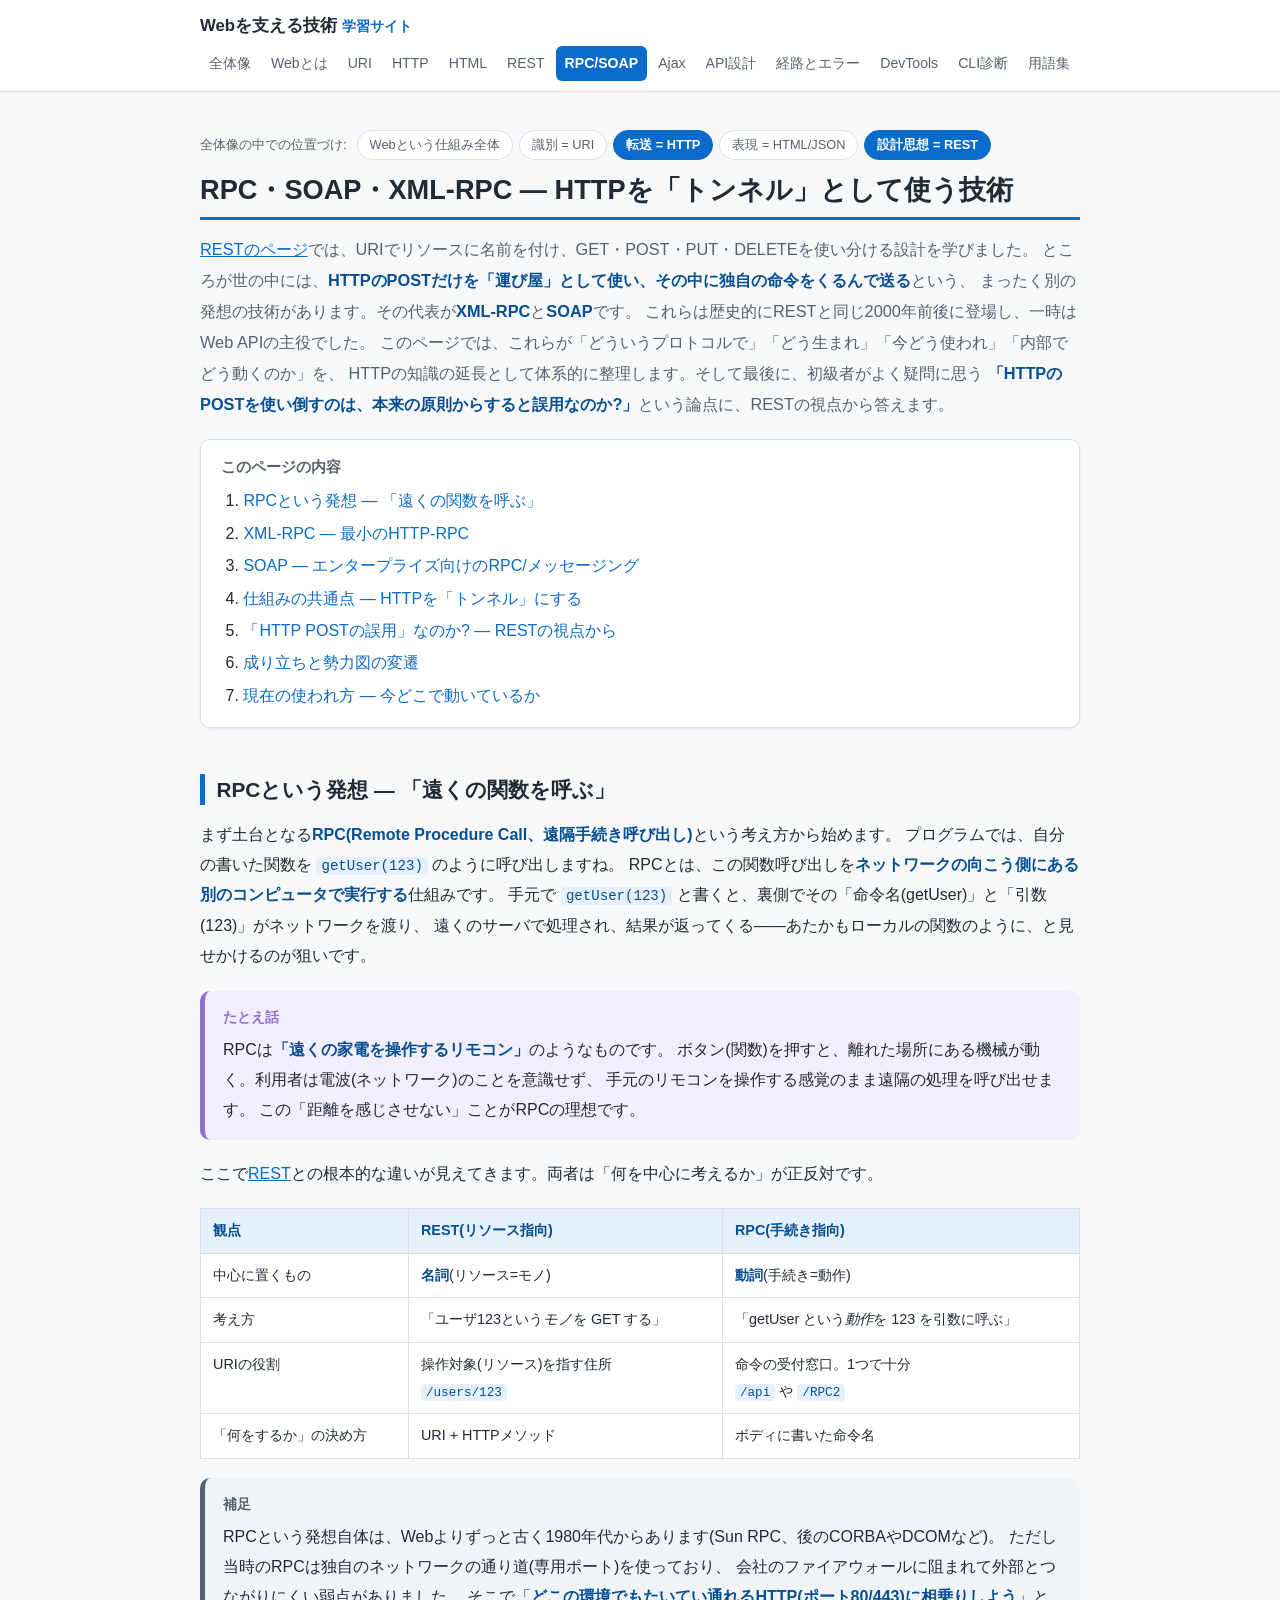
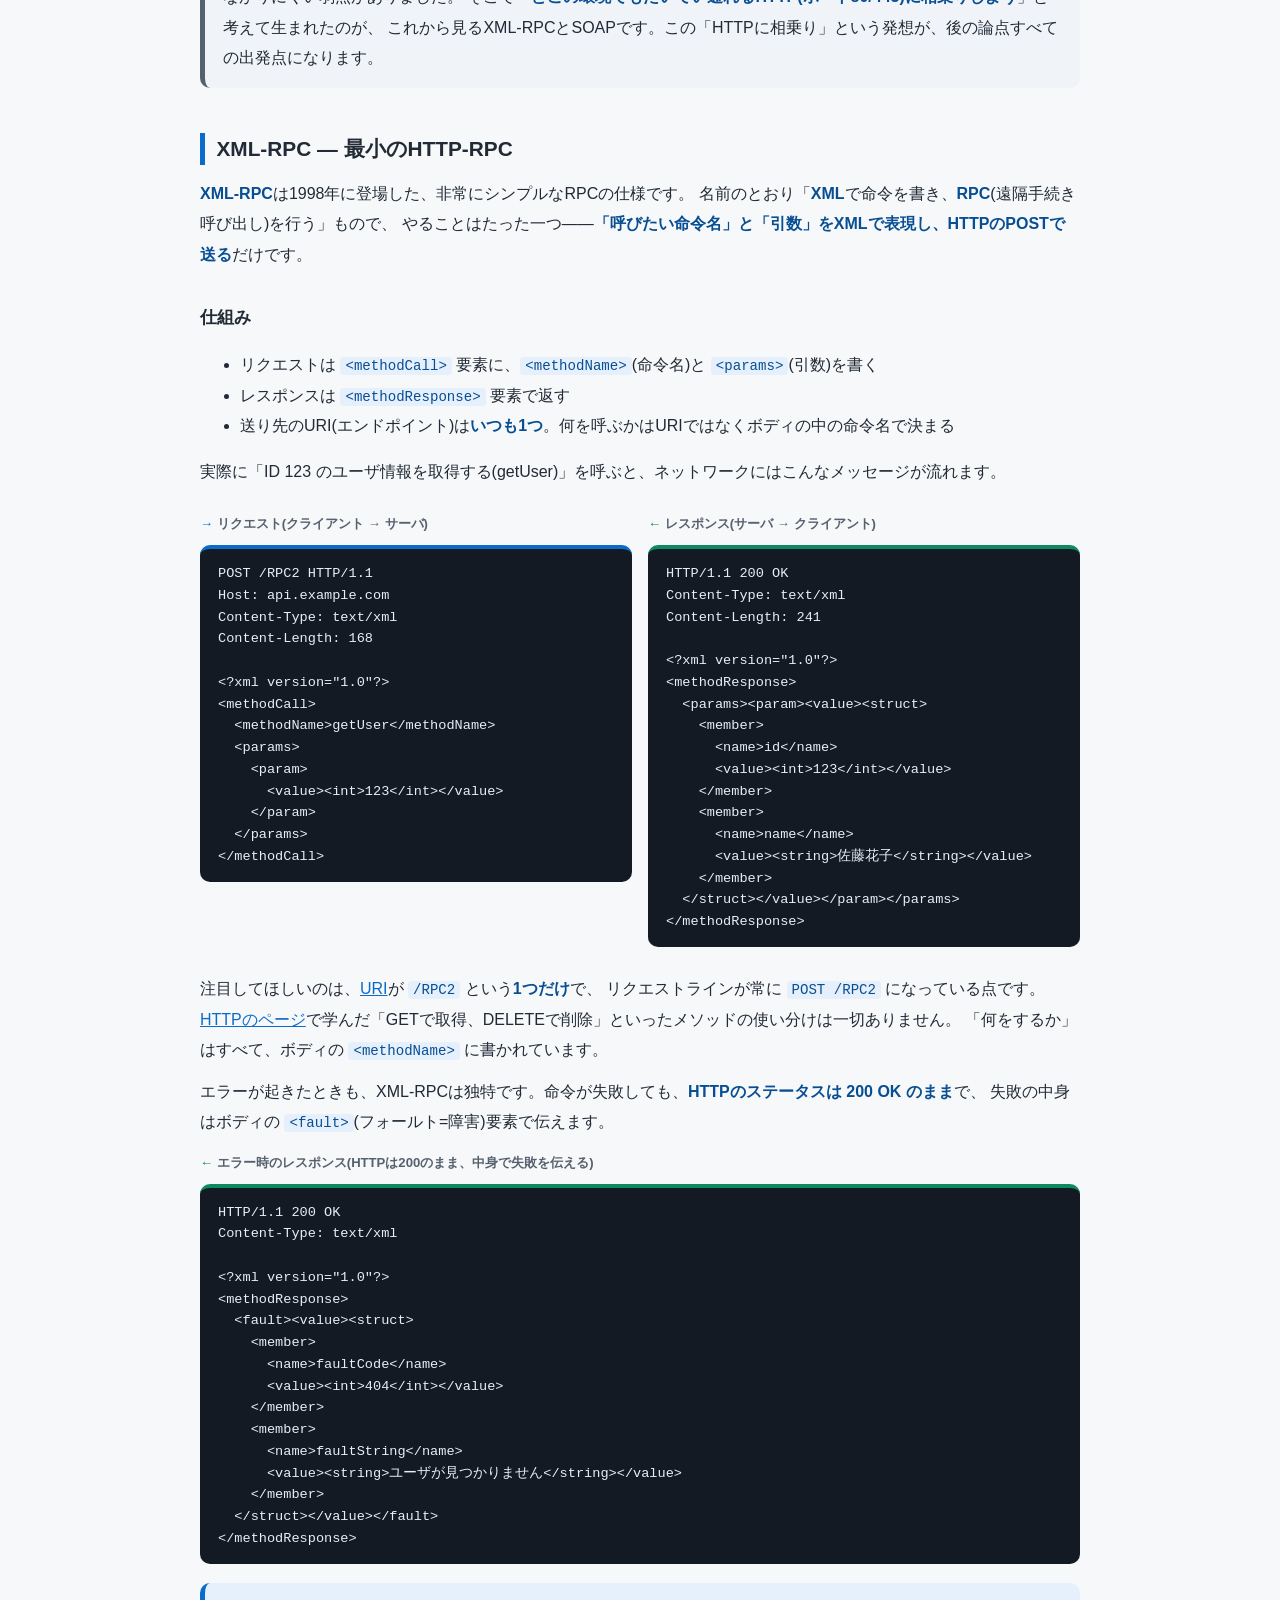
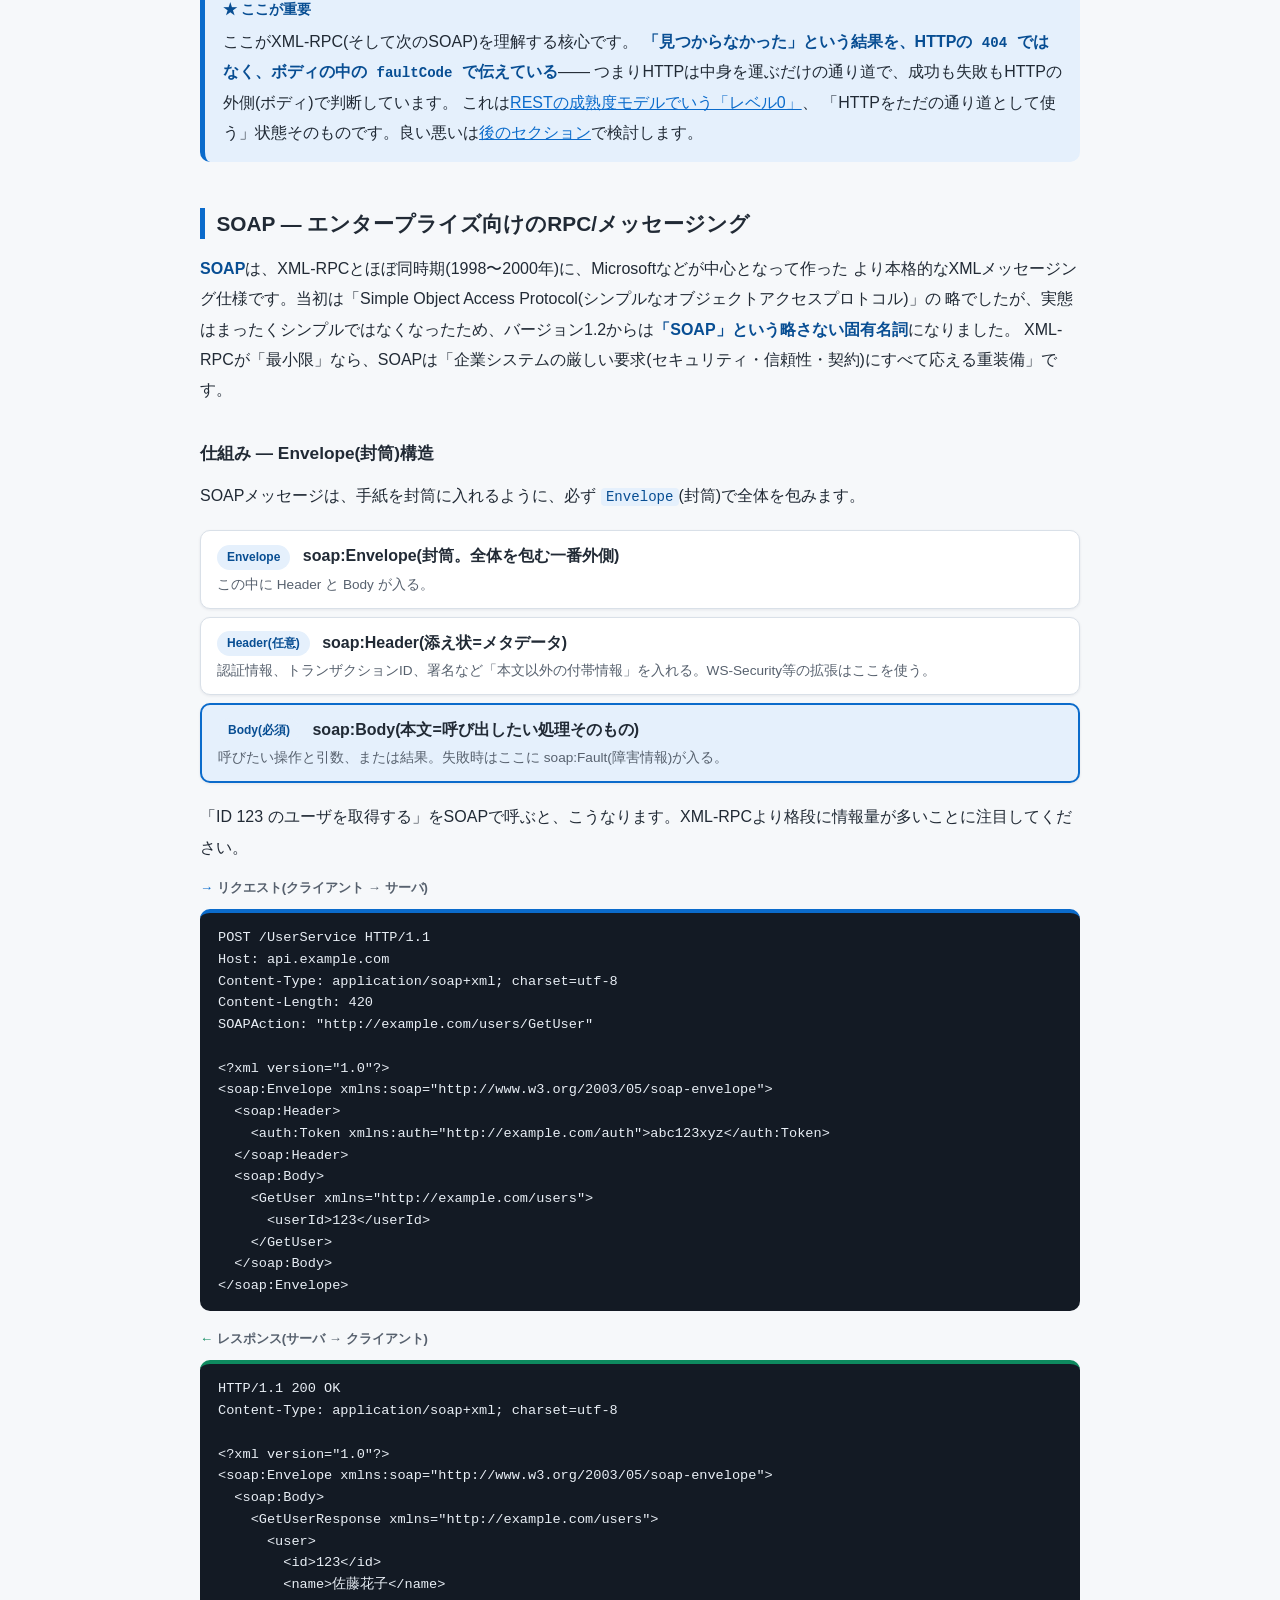
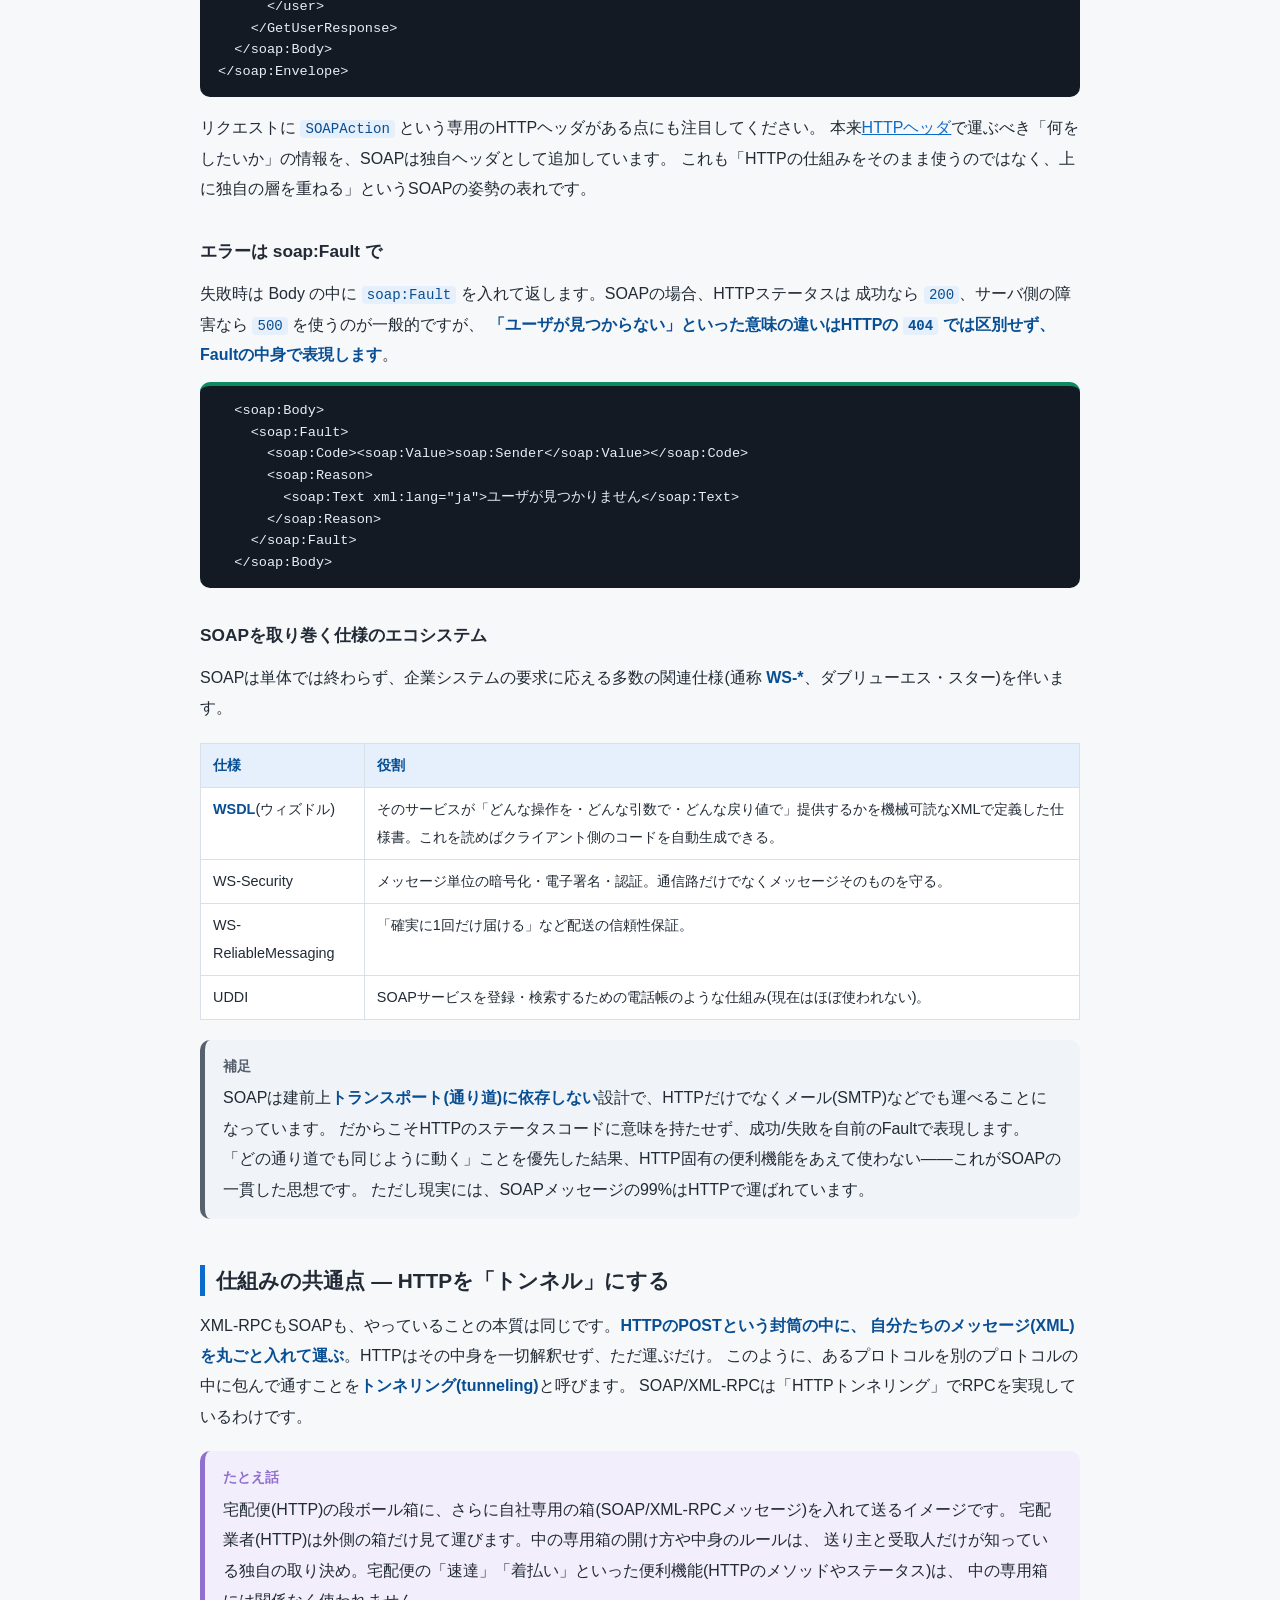
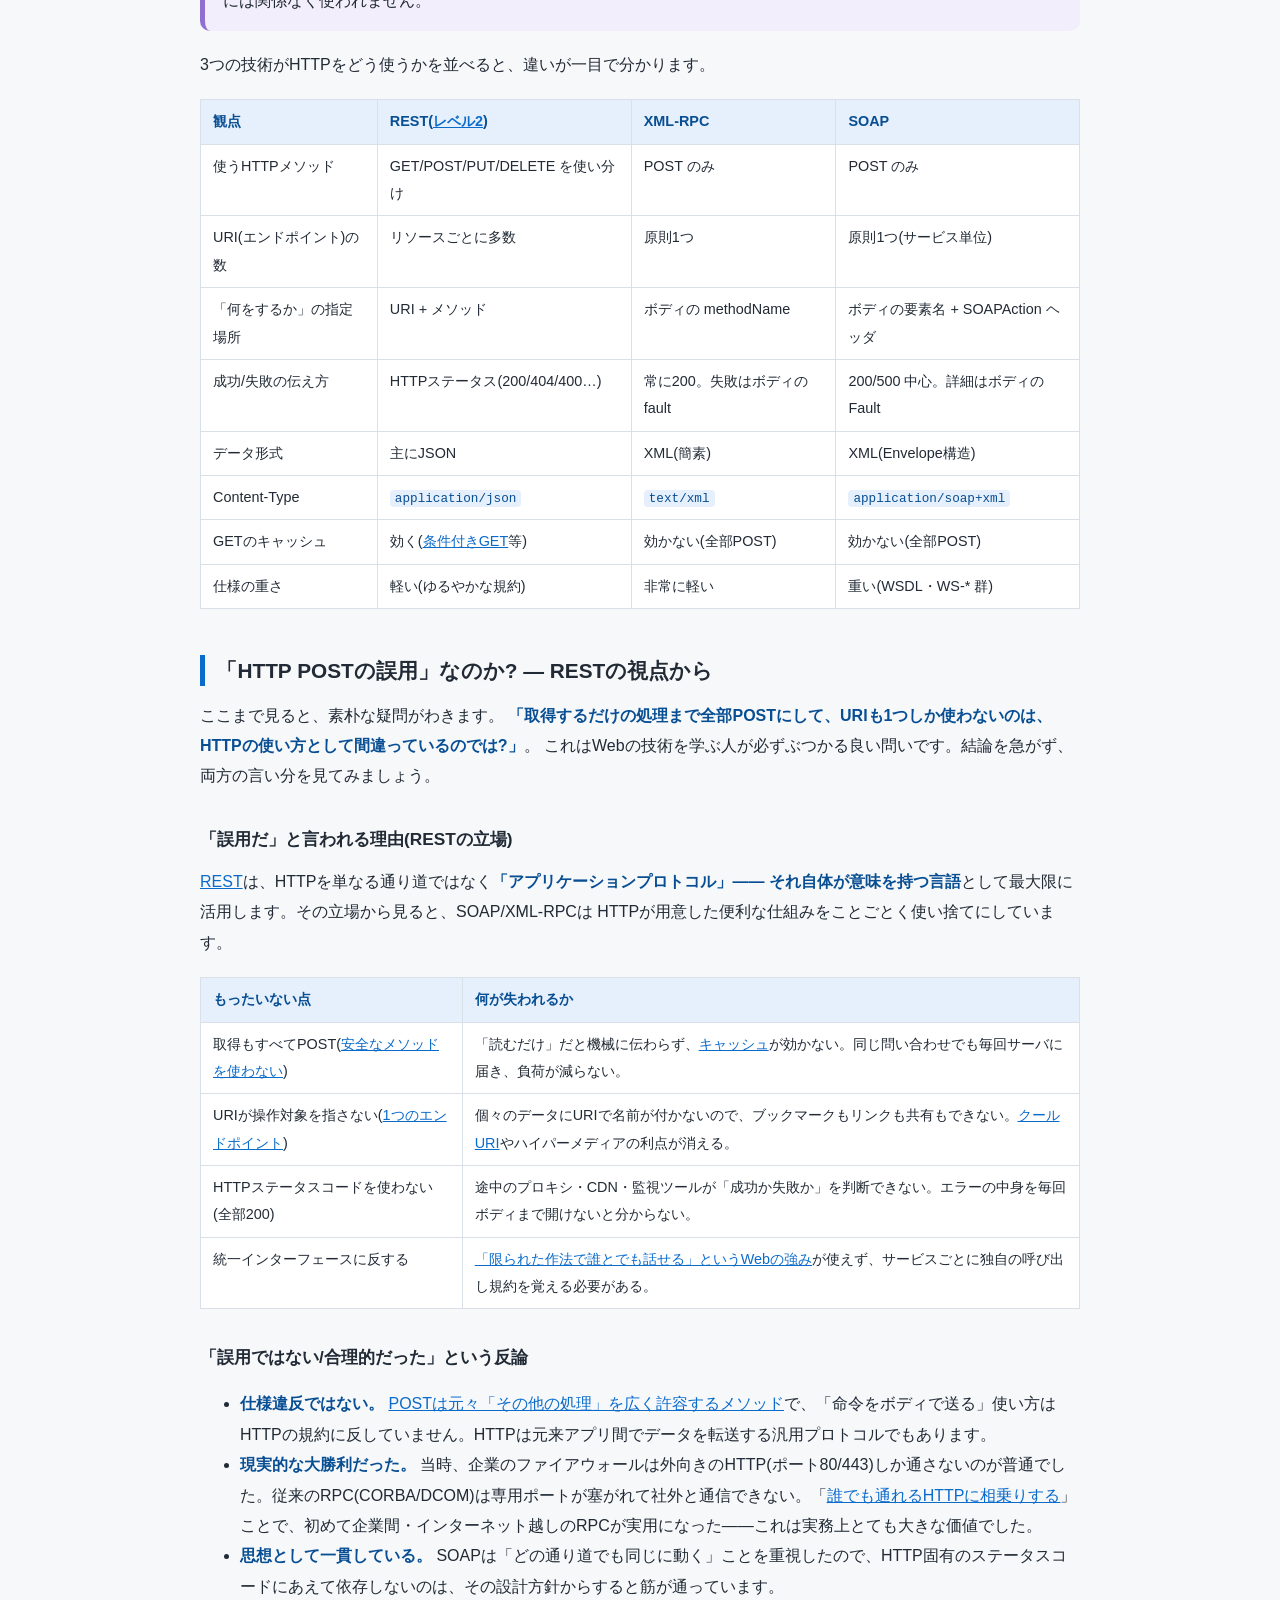
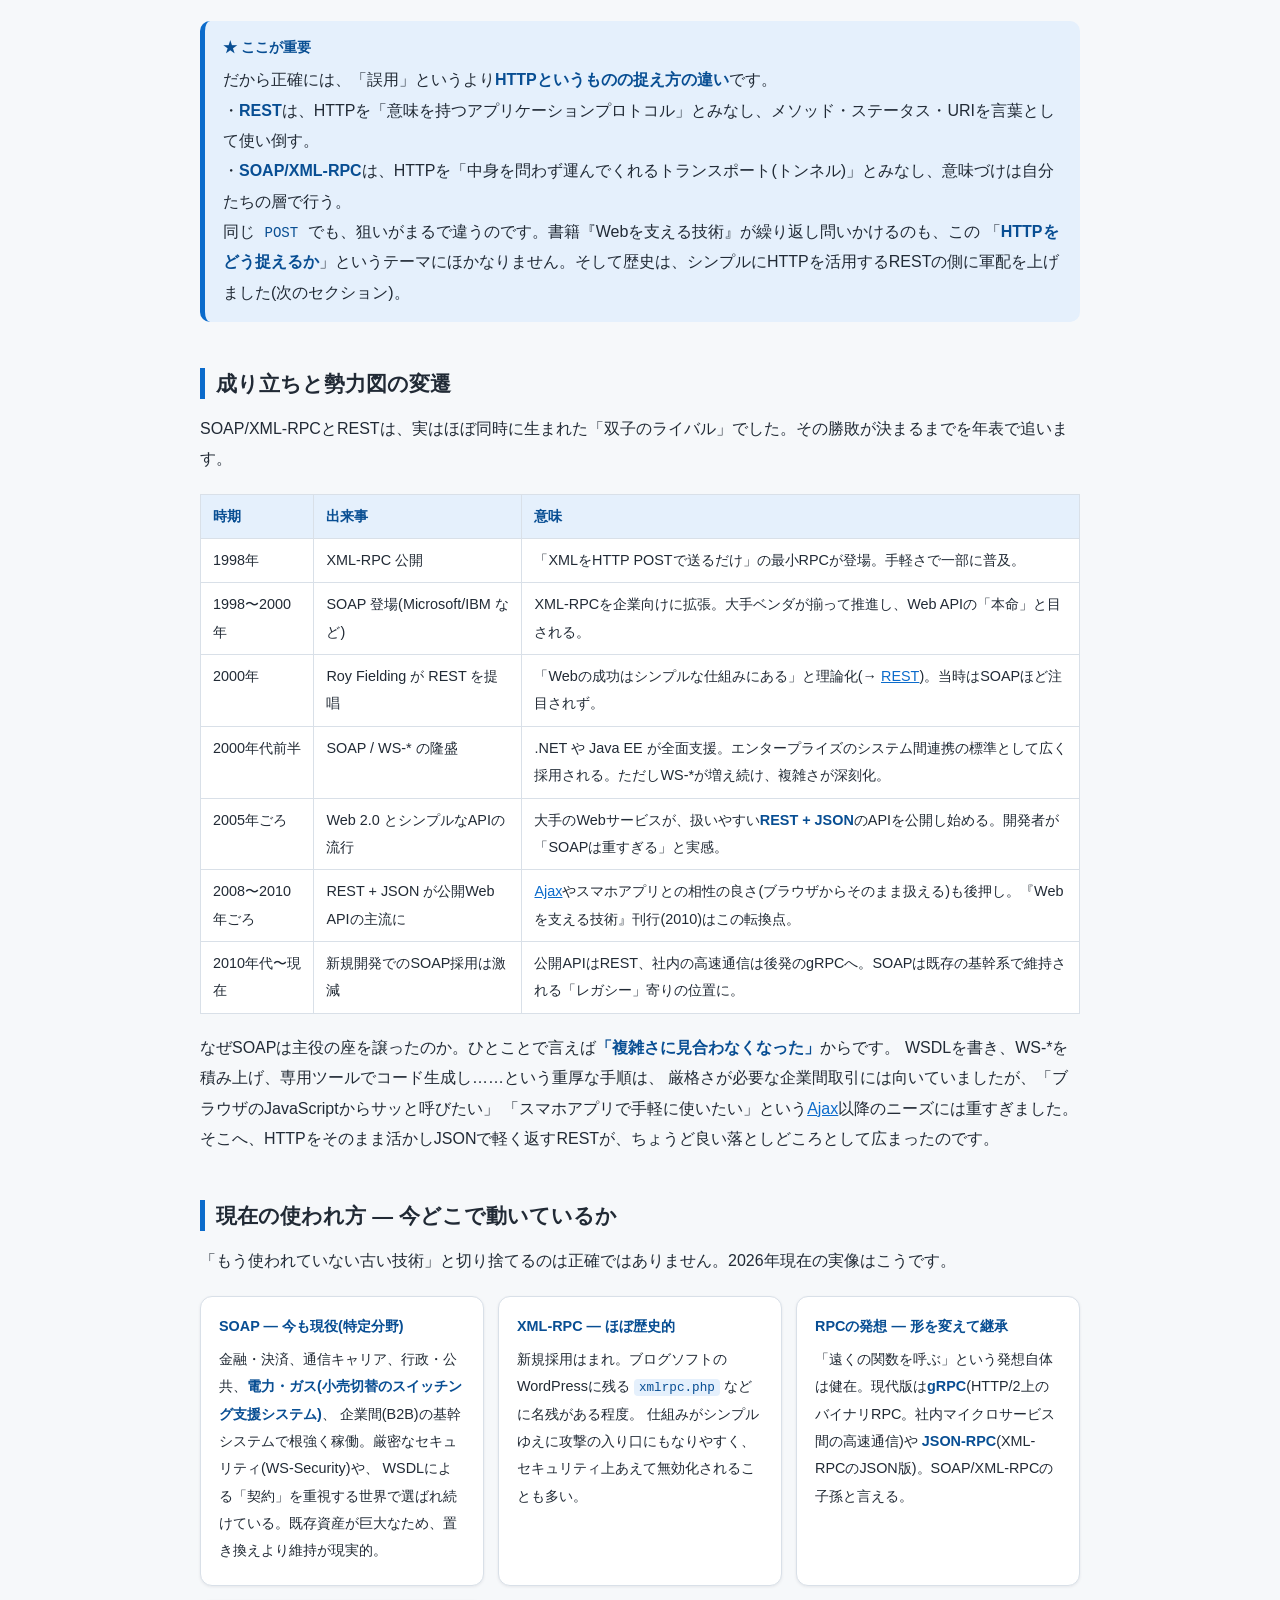
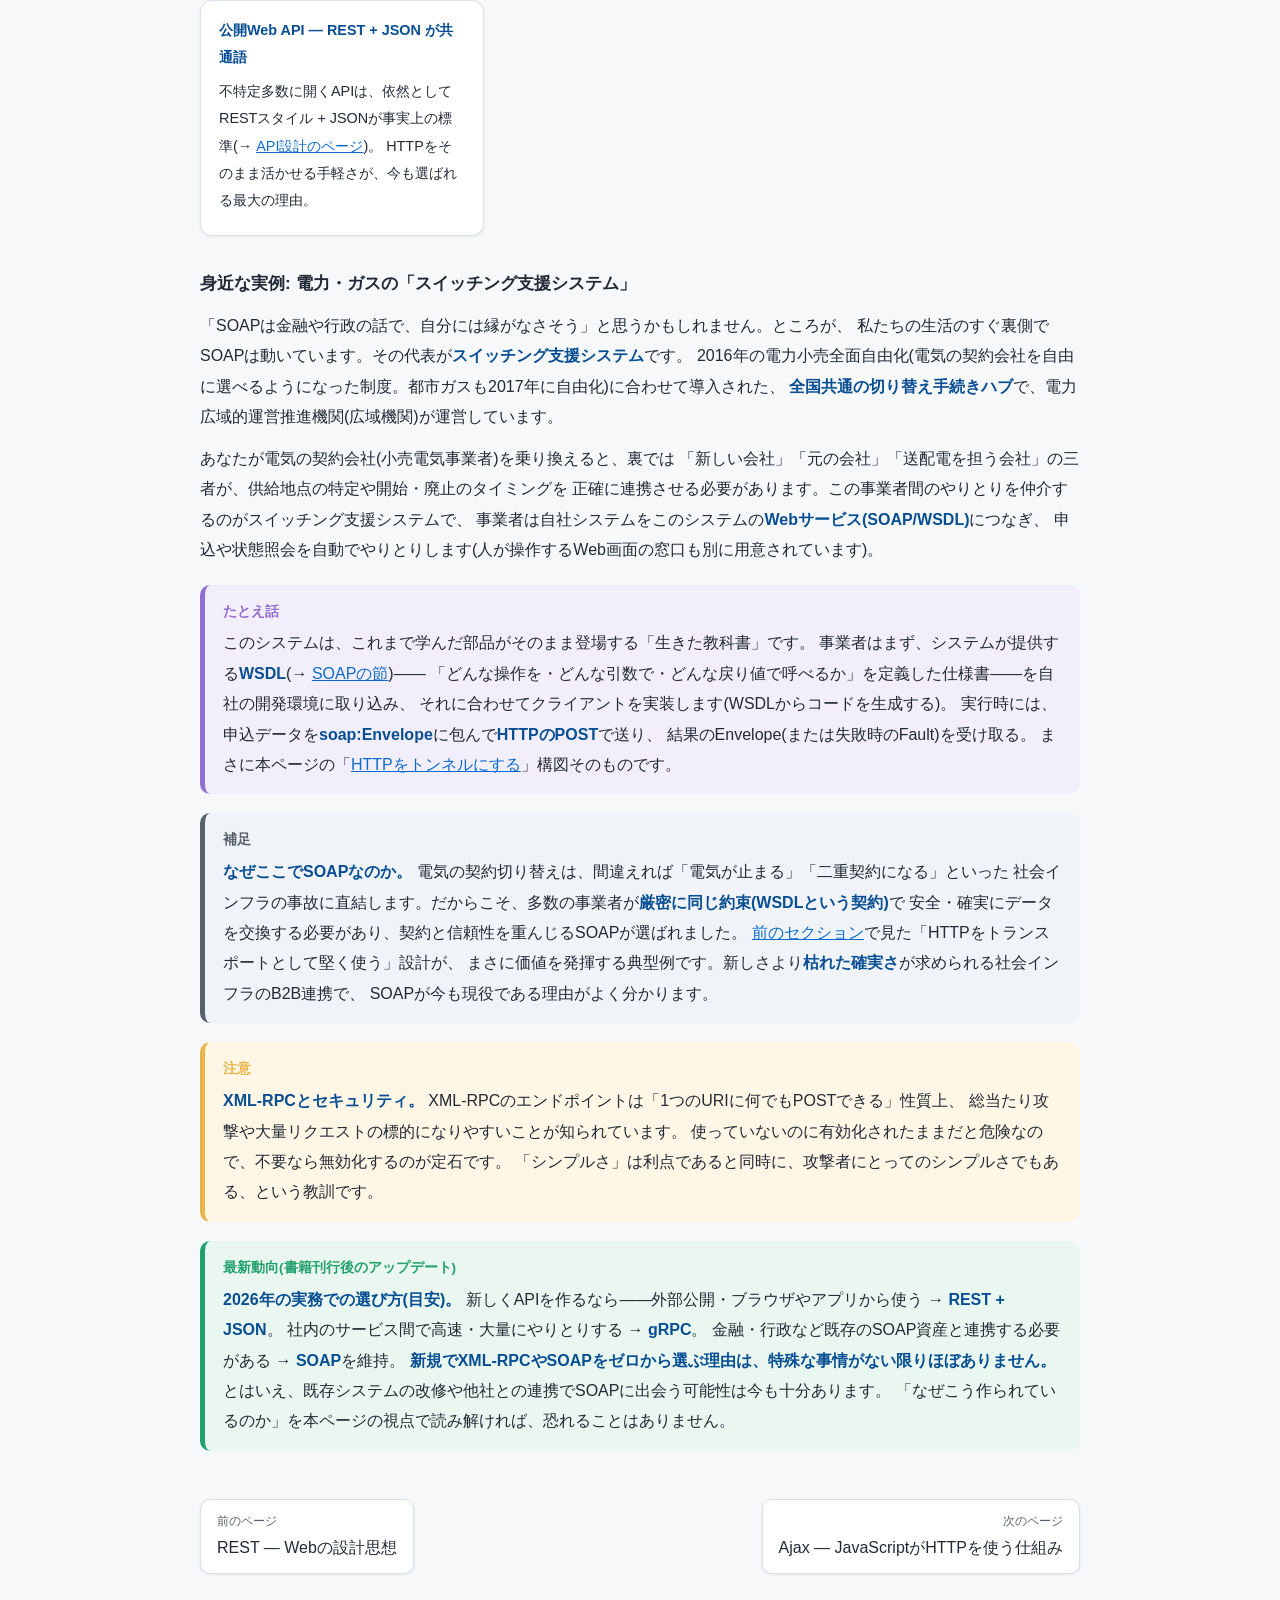
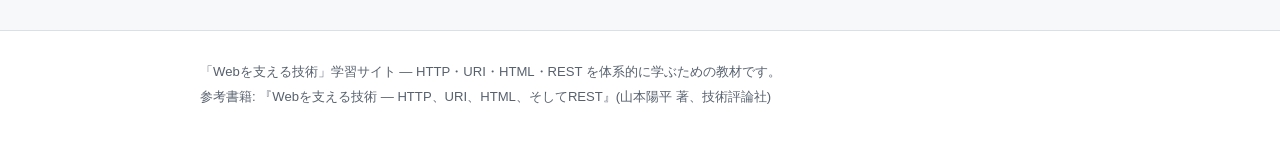
<file: learning-site/rpc.html>
<!DOCTYPE html>
<html lang="ja">
<head>
<meta charset="UTF-8">
<meta name="viewport" content="width=device-width, initial-scale=1.0">
<title>RPC・SOAP・XML-RPC | 「Webを支える技術」学習サイト</title>
<meta name="description" content="SOAPとXML-RPCを「HTTPのPOSTをトンネルにしてRPCを載せた技術」として体系的に解説。仕組み・成り立ち・現在の使われ方、そしてRESTの視点から見た『POSTの誤用か?』という論点までを初級者向けに整理します。">
<link rel="stylesheet" href="style.css">
</head>
<body>
<header class="site-header">
  <div class="container">
    <a class="site-title" href="index.html">Webを支える技術 <span>学習サイト</span></a>
    <nav class="site-nav">
      <a href="index.html">全体像</a>
      <a href="web.html">Webとは</a>
      <a href="uri.html">URI</a>
      <a href="http.html">HTTP</a>
      <a href="html.html">HTML</a>
      <a href="rest.html">REST</a>
      <a href="rpc.html" aria-current="page">RPC/SOAP</a>
      <a href="ajax.html">Ajax</a>
      <a href="api-design.html">API設計</a>
      <a href="network-path.html">経路とエラー</a>
      <a href="devtools.html">DevTools</a>
      <a href="cli-tools.html">CLI診断</a>
      <a href="glossary.html">用語集</a>
    </nav>
  </div>
</header>

<main class="container">

<div class="mini-map">
  <span class="mm-label">全体像の中での位置づけ:</span>
  <span class="mm-item">Webという仕組み全体</span>
  <span class="mm-item">識別 = URI</span>
  <span class="mm-item hl">転送 = HTTP</span>
  <span class="mm-item">表現 = HTML/JSON</span>
  <span class="mm-item hl">設計思想 = REST</span>
</div>

<h1>RPC・SOAP・XML-RPC — HTTPを「トンネル」として使う技術</h1>

<p class="lead">
<a href="rest.html">RESTのページ</a>では、URIでリソースに名前を付け、GET・POST・PUT・DELETEを使い分ける設計を学びました。
ところが世の中には、<strong>HTTPのPOSTだけを「運び屋」として使い、その中に独自の命令をくるんで送る</strong>という、
まったく別の発想の技術があります。その代表が<strong>XML-RPC</strong>と<strong>SOAP</strong>です。
これらは歴史的にRESTと同じ2000年前後に登場し、一時はWeb APIの主役でした。
このページでは、これらが「どういうプロトコルで」「どう生まれ」「今どう使われ」「内部でどう動くのか」を、
HTTPの知識の延長として体系的に整理します。そして最後に、初級者がよく疑問に思う
<strong>「HTTPのPOSTを使い倒すのは、本来の原則からすると誤用なのか?」</strong>という論点に、RESTの視点から答えます。
</p>

<div class="toc">
  <p class="toc-title">このページの内容</p>
  <ol>
    <li><a href="#rpc-idea">RPCという発想 — 「遠くの関数を呼ぶ」</a></li>
    <li><a href="#xml-rpc">XML-RPC — 最小のHTTP-RPC</a></li>
    <li><a href="#soap">SOAP — エンタープライズ向けのRPC/メッセージング</a></li>
    <li><a href="#tunnel">仕組みの共通点 — HTTPを「トンネル」にする</a></li>
    <li><a href="#misuse">「HTTP POSTの誤用」なのか? — RESTの視点から</a></li>
    <li><a href="#history">成り立ちと勢力図の変遷</a></li>
    <li><a href="#today">現在の使われ方 — 今どこで動いているか</a></li>
  </ol>
</div>

<section id="rpc-idea">
<h2>RPCという発想 — 「遠くの関数を呼ぶ」</h2>

<p>
まず土台となる<strong>RPC(Remote Procedure Call、遠隔手続き呼び出し)</strong>という考え方から始めます。
プログラムでは、自分の書いた関数を <code>getUser(123)</code> のように呼び出しますね。
RPCとは、この関数呼び出しを<strong>ネットワークの向こう側にある別のコンピュータで実行する</strong>仕組みです。
手元で <code>getUser(123)</code> と書くと、裏側でその「命令名(getUser)」と「引数(123)」がネットワークを渡り、
遠くのサーバで処理され、結果が返ってくる——あたかもローカルの関数のように、と見せかけるのが狙いです。
</p>

<div class="analogy">
<p>RPCは<strong>「遠くの家電を操作するリモコン」</strong>のようなものです。
ボタン(関数)を押すと、離れた場所にある機械が動く。利用者は電波(ネットワーク)のことを意識せず、
手元のリモコンを操作する感覚のまま遠隔の処理を呼び出せます。
この「距離を感じさせない」ことがRPCの理想です。</p>
</div>

<p>
ここで<a href="rest.html">REST</a>との根本的な違いが見えてきます。両者は「何を中心に考えるか」が正反対です。
</p>

<div class="table-scroll">
<table>
  <thead>
    <tr><th>観点</th><th>REST(リソース指向)</th><th>RPC(手続き指向)</th></tr>
  </thead>
  <tbody>
    <tr>
      <td>中心に置くもの</td>
      <td><strong>名詞</strong>(リソース=モノ)</td>
      <td><strong>動詞</strong>(手続き=動作)</td>
    </tr>
    <tr>
      <td>考え方</td>
      <td>「ユーザ123という<em>モノ</em>を GET する」</td>
      <td>「getUser という<em>動作</em>を 123 を引数に呼ぶ」</td>
    </tr>
    <tr>
      <td>URIの役割</td>
      <td>操作対象(リソース)を指す住所<br><code>/users/123</code></td>
      <td>命令の受付窓口。1つで十分<br><code>/api</code> や <code>/RPC2</code></td>
    </tr>
    <tr>
      <td>「何をするか」の決め方</td>
      <td>URI + HTTPメソッド</td>
      <td>ボディに書いた命令名</td>
    </tr>
  </tbody>
</table>
</div>

<div class="note">
<p>RPCという発想自体は、Webよりずっと古く1980年代からあります(Sun RPC、後のCORBAやDCOMなど)。
ただし当時のRPCは独自のネットワークの通り道(専用ポート)を使っており、
会社のファイアウォールに阻まれて外部とつながりにくい弱点がありました。
そこで「<strong>どこの環境でもたいてい通れるHTTP(ポート80/443)に相乗りしよう</strong>」と考えて生まれたのが、
これから見るXML-RPCとSOAPです。この「HTTPに相乗り」という発想が、後の論点すべての出発点になります。</p>
</div>
</section>

<section id="xml-rpc">
<h2>XML-RPC — 最小のHTTP-RPC</h2>

<p>
<strong>XML-RPC</strong>は1998年に登場した、非常にシンプルなRPCの仕様です。
名前のとおり「<strong>XML</strong>で命令を書き、<strong>RPC</strong>(遠隔手続き呼び出し)を行う」もので、
やることはたった一つ——<strong>「呼びたい命令名」と「引数」をXMLで表現し、HTTPのPOSTで送る</strong>だけです。
</p>

<h3>仕組み</h3>
<ul>
  <li>リクエストは <code>&lt;methodCall&gt;</code> 要素に、<code>&lt;methodName&gt;</code>(命令名)と <code>&lt;params&gt;</code>(引数)を書く</li>
  <li>レスポンスは <code>&lt;methodResponse&gt;</code> 要素で返す</li>
  <li>送り先のURI(エンドポイント)は<strong>いつも1つ</strong>。何を呼ぶかはURIではなくボディの中の命令名で決まる</li>
</ul>

<p>実際に「ID 123 のユーザ情報を取得する(getUser)」を呼ぶと、ネットワークにはこんなメッセージが流れます。</p>

<div class="http-pair side">
<div>
<p class="code-caption req">リクエスト(クライアント → サーバ)</p>
<pre class="req"><code>POST /RPC2 HTTP/1.1
Host: api.example.com
Content-Type: text/xml
Content-Length: 168

&lt;?xml version="1.0"?&gt;
&lt;methodCall&gt;
  &lt;methodName&gt;getUser&lt;/methodName&gt;
  &lt;params&gt;
    &lt;param&gt;
      &lt;value&gt;&lt;int&gt;123&lt;/int&gt;&lt;/value&gt;
    &lt;/param&gt;
  &lt;/params&gt;
&lt;/methodCall&gt;</code></pre>
</div>
<div>
<p class="code-caption res">レスポンス(サーバ → クライアント)</p>
<pre class="res"><code>HTTP/1.1 200 OK
Content-Type: text/xml
Content-Length: 241

&lt;?xml version="1.0"?&gt;
&lt;methodResponse&gt;
  &lt;params&gt;&lt;param&gt;&lt;value&gt;&lt;struct&gt;
    &lt;member&gt;
      &lt;name&gt;id&lt;/name&gt;
      &lt;value&gt;&lt;int&gt;123&lt;/int&gt;&lt;/value&gt;
    &lt;/member&gt;
    &lt;member&gt;
      &lt;name&gt;name&lt;/name&gt;
      &lt;value&gt;&lt;string&gt;佐藤花子&lt;/string&gt;&lt;/value&gt;
    &lt;/member&gt;
  &lt;/struct&gt;&lt;/value&gt;&lt;/param&gt;&lt;/params&gt;
&lt;/methodResponse&gt;</code></pre>
</div>
</div>

<p>
注目してほしいのは、<a href="uri.html">URI</a>が <code>/RPC2</code> という<strong>1つだけ</strong>で、
リクエストラインが常に <code>POST /RPC2</code> になっている点です。
<a href="http.html">HTTPのページ</a>で学んだ「GETで取得、DELETEで削除」といったメソッドの使い分けは一切ありません。
「何をするか」はすべて、ボディの <code>&lt;methodName&gt;</code> に書かれています。
</p>

<p>エラーが起きたときも、XML-RPCは独特です。命令が失敗しても、<strong>HTTPのステータスは 200 OK のまま</strong>で、
失敗の中身はボディの <code>&lt;fault&gt;</code>(フォールト=障害)要素で伝えます。</p>

<p class="code-caption res">エラー時のレスポンス(HTTPは200のまま、中身で失敗を伝える)</p>
<pre class="res"><code>HTTP/1.1 200 OK
Content-Type: text/xml

&lt;?xml version="1.0"?&gt;
&lt;methodResponse&gt;
  &lt;fault&gt;&lt;value&gt;&lt;struct&gt;
    &lt;member&gt;
      &lt;name&gt;faultCode&lt;/name&gt;
      &lt;value&gt;&lt;int&gt;404&lt;/int&gt;&lt;/value&gt;
    &lt;/member&gt;
    &lt;member&gt;
      &lt;name&gt;faultString&lt;/name&gt;
      &lt;value&gt;&lt;string&gt;ユーザが見つかりません&lt;/string&gt;&lt;/value&gt;
    &lt;/member&gt;
  &lt;/struct&gt;&lt;/value&gt;&lt;/fault&gt;
&lt;/methodResponse&gt;</code></pre>

<div class="point">
<p>ここがXML-RPC(そして次のSOAP)を理解する核心です。
<strong>「見つからなかった」という結果を、HTTPの <code>404</code> ではなく、ボディの中の <code>faultCode</code> で伝えている</strong>——
つまりHTTPは中身を運ぶだけの通り道で、成功も失敗もHTTPの外側(ボディ)で判断しています。
これは<a href="rest.html#restful">RESTの成熟度モデルでいう「レベル0」</a>、
「HTTPをただの通り道として使う」状態そのものです。良い悪いは<a href="#misuse">後のセクション</a>で検討します。</p>
</div>
</section>

<section id="soap">
<h2>SOAP — エンタープライズ向けのRPC/メッセージング</h2>

<p>
<strong>SOAP</strong>は、XML-RPCとほぼ同時期(1998〜2000年)に、Microsoftなどが中心となって作った
より本格的なXMLメッセージング仕様です。当初は「Simple Object Access Protocol(シンプルなオブジェクトアクセスプロトコル)」の
略でしたが、実態はまったくシンプルではなくなったため、バージョン1.2からは<strong>「SOAP」という略さない固有名詞</strong>になりました。
XML-RPCが「最小限」なら、SOAPは「企業システムの厳しい要求(セキュリティ・信頼性・契約)にすべて応える重装備」です。
</p>

<h3>仕組み — Envelope(封筒)構造</h3>
<p>SOAPメッセージは、手紙を封筒に入れるように、必ず <code>Envelope</code>(封筒)で全体を包みます。</p>

<div class="stack">
  <div class="layer">
    <span class="layer-role">Envelope</span>
    <span class="layer-tech">soap:Envelope(封筒。全体を包む一番外側)</span>
    <span class="layer-desc">この中に Header と Body が入る。</span>
  </div>
  <div class="layer">
    <span class="layer-role">Header(任意)</span>
    <span class="layer-tech">soap:Header(添え状=メタデータ)</span>
    <span class="layer-desc">認証情報、トランザクションID、署名など「本文以外の付帯情報」を入れる。WS-Security等の拡張はここを使う。</span>
  </div>
  <div class="layer hl">
    <span class="layer-role">Body(必須)</span>
    <span class="layer-tech">soap:Body(本文=呼び出したい処理そのもの)</span>
    <span class="layer-desc">呼びたい操作と引数、または結果。失敗時はここに soap:Fault(障害情報)が入る。</span>
  </div>
</div>

<p>「ID 123 のユーザを取得する」をSOAPで呼ぶと、こうなります。XML-RPCより格段に情報量が多いことに注目してください。</p>

<p class="code-caption req">リクエスト(クライアント → サーバ)</p>
<pre class="req"><code>POST /UserService HTTP/1.1
Host: api.example.com
Content-Type: application/soap+xml; charset=utf-8
Content-Length: 420
SOAPAction: "http://example.com/users/GetUser"

&lt;?xml version="1.0"?&gt;
&lt;soap:Envelope xmlns:soap="http://www.w3.org/2003/05/soap-envelope"&gt;
  &lt;soap:Header&gt;
    &lt;auth:Token xmlns:auth="http://example.com/auth"&gt;abc123xyz&lt;/auth:Token&gt;
  &lt;/soap:Header&gt;
  &lt;soap:Body&gt;
    &lt;GetUser xmlns="http://example.com/users"&gt;
      &lt;userId&gt;123&lt;/userId&gt;
    &lt;/GetUser&gt;
  &lt;/soap:Body&gt;
&lt;/soap:Envelope&gt;</code></pre>

<p class="code-caption res">レスポンス(サーバ → クライアント)</p>
<pre class="res"><code>HTTP/1.1 200 OK
Content-Type: application/soap+xml; charset=utf-8

&lt;?xml version="1.0"?&gt;
&lt;soap:Envelope xmlns:soap="http://www.w3.org/2003/05/soap-envelope"&gt;
  &lt;soap:Body&gt;
    &lt;GetUserResponse xmlns="http://example.com/users"&gt;
      &lt;user&gt;
        &lt;id&gt;123&lt;/id&gt;
        &lt;name&gt;佐藤花子&lt;/name&gt;
      &lt;/user&gt;
    &lt;/GetUserResponse&gt;
  &lt;/soap:Body&gt;
&lt;/soap:Envelope&gt;</code></pre>

<p>
リクエストに <code>SOAPAction</code> という専用のHTTPヘッダがある点にも注目してください。
本来<a href="http.html#headers">HTTPヘッダ</a>で運ぶべき「何をしたいか」の情報を、SOAPは独自ヘッダとして追加しています。
これも「HTTPの仕組みをそのまま使うのではなく、上に独自の層を重ねる」というSOAPの姿勢の表れです。
</p>

<h3>エラーは soap:Fault で</h3>
<p>失敗時は Body の中に <code>soap:Fault</code> を入れて返します。SOAPの場合、HTTPステータスは
成功なら <code>200</code>、サーバ側の障害なら <code>500</code> を使うのが一般的ですが、
<strong>「ユーザが見つからない」といった意味の違いはHTTPの <code>404</code> では区別せず、Faultの中身で表現します</strong>。</p>

<pre class="res"><code>  &lt;soap:Body&gt;
    &lt;soap:Fault&gt;
      &lt;soap:Code&gt;&lt;soap:Value&gt;soap:Sender&lt;/soap:Value&gt;&lt;/soap:Code&gt;
      &lt;soap:Reason&gt;
        &lt;soap:Text xml:lang="ja"&gt;ユーザが見つかりません&lt;/soap:Text&gt;
      &lt;/soap:Reason&gt;
    &lt;/soap:Fault&gt;
  &lt;/soap:Body&gt;</code></pre>

<h3>SOAPを取り巻く仕様のエコシステム</h3>
<p>SOAPは単体では終わらず、企業システムの要求に応える多数の関連仕様(通称 <strong>WS-*</strong>、ダブリューエス・スター)を伴います。</p>

<div class="table-scroll">
<table>
  <thead>
    <tr><th>仕様</th><th>役割</th></tr>
  </thead>
  <tbody>
    <tr>
      <td><strong>WSDL</strong>(ウィズドル)</td>
      <td>そのサービスが「どんな操作を・どんな引数で・どんな戻り値で」提供するかを機械可読なXMLで定義した仕様書。これを読めばクライアント側のコードを自動生成できる。</td>
    </tr>
    <tr>
      <td>WS-Security</td>
      <td>メッセージ単位の暗号化・電子署名・認証。通信路だけでなくメッセージそのものを守る。</td>
    </tr>
    <tr>
      <td>WS-ReliableMessaging</td>
      <td>「確実に1回だけ届ける」など配送の信頼性保証。</td>
    </tr>
    <tr>
      <td>UDDI</td>
      <td>SOAPサービスを登録・検索するための電話帳のような仕組み(現在はほぼ使われない)。</td>
    </tr>
  </tbody>
</table>
</div>

<div class="note">
<p>SOAPは建前上<strong>トランスポート(通り道)に依存しない</strong>設計で、HTTPだけでなくメール(SMTP)などでも運べることになっています。
だからこそHTTPのステータスコードに意味を持たせず、成功/失敗を自前のFaultで表現します。
「どの通り道でも同じように動く」ことを優先した結果、HTTP固有の便利機能をあえて使わない——これがSOAPの一貫した思想です。
ただし現実には、SOAPメッセージの99%はHTTPで運ばれています。</p>
</div>
</section>

<section id="tunnel">
<h2>仕組みの共通点 — HTTPを「トンネル」にする</h2>

<p>
XML-RPCもSOAPも、やっていることの本質は同じです。<strong>HTTPのPOSTという封筒の中に、
自分たちのメッセージ(XML)を丸ごと入れて運ぶ</strong>。HTTPはその中身を一切解釈せず、ただ運ぶだけ。
このように、あるプロトコルを別のプロトコルの中に包んで通すことを<strong>トンネリング(tunneling)</strong>と呼びます。
SOAP/XML-RPCは「HTTPトンネリング」でRPCを実現しているわけです。
</p>

<div class="analogy">
<p>宅配便(HTTP)の段ボール箱に、さらに自社専用の箱(SOAP/XML-RPCメッセージ)を入れて送るイメージです。
宅配業者(HTTP)は外側の箱だけ見て運びます。中の専用箱の開け方や中身のルールは、
送り主と受取人だけが知っている独自の取り決め。宅配便の「速達」「着払い」といった便利機能(HTTPのメソッドやステータス)は、
中の専用箱には関係なく使われません。</p>
</div>

<p>3つの技術がHTTPをどう使うかを並べると、違いが一目で分かります。</p>

<div class="table-scroll">
<table>
  <thead>
    <tr>
      <th>観点</th>
      <th>REST(<a href="rest.html#restful">レベル2</a>)</th>
      <th>XML-RPC</th>
      <th>SOAP</th>
    </tr>
  </thead>
  <tbody>
    <tr>
      <td>使うHTTPメソッド</td>
      <td>GET/POST/PUT/DELETE を使い分け</td>
      <td>POST のみ</td>
      <td>POST のみ</td>
    </tr>
    <tr>
      <td>URI(エンドポイント)の数</td>
      <td>リソースごとに多数</td>
      <td>原則1つ</td>
      <td>原則1つ(サービス単位)</td>
    </tr>
    <tr>
      <td>「何をするか」の指定場所</td>
      <td>URI + メソッド</td>
      <td>ボディの methodName</td>
      <td>ボディの要素名 + SOAPAction ヘッダ</td>
    </tr>
    <tr>
      <td>成功/失敗の伝え方</td>
      <td>HTTPステータス(200/404/400…)</td>
      <td>常に200。失敗はボディの fault</td>
      <td>200/500 中心。詳細はボディの Fault</td>
    </tr>
    <tr>
      <td>データ形式</td>
      <td>主にJSON</td>
      <td>XML(簡素)</td>
      <td>XML(Envelope構造)</td>
    </tr>
    <tr>
      <td>Content-Type</td>
      <td><code>application/json</code></td>
      <td><code>text/xml</code></td>
      <td><code>application/soap+xml</code></td>
    </tr>
    <tr>
      <td>GETのキャッシュ</td>
      <td>効く(<a href="http.html#cache">条件付きGET</a>等)</td>
      <td>効かない(全部POST)</td>
      <td>効かない(全部POST)</td>
    </tr>
    <tr>
      <td>仕様の重さ</td>
      <td>軽い(ゆるやかな規約)</td>
      <td>非常に軽い</td>
      <td>重い(WSDL・WS-* 群)</td>
    </tr>
  </tbody>
</table>
</div>
</section>

<section id="misuse">
<h2>「HTTP POSTの誤用」なのか? — RESTの視点から</h2>

<p>
ここまで見ると、素朴な疑問がわきます。
<strong>「取得するだけの処理まで全部POSTにして、URIも1つしか使わないのは、HTTPの使い方として間違っているのでは?」</strong>。
これはWebの技術を学ぶ人が必ずぶつかる良い問いです。結論を急がず、両方の言い分を見てみましょう。
</p>

<h3>「誤用だ」と言われる理由(RESTの立場)</h3>
<p>
<a href="rest.html">REST</a>は、HTTPを単なる通り道ではなく<strong>「アプリケーションプロトコル」——
それ自体が意味を持つ言語</strong>として最大限に活用します。その立場から見ると、SOAP/XML-RPCは
HTTPが用意した便利な仕組みをことごとく使い捨てにしています。
</p>
<div class="table-scroll">
<table>
  <thead>
    <tr><th>もったいない点</th><th>何が失われるか</th></tr>
  </thead>
  <tbody>
    <tr>
      <td>取得もすべてPOST(<a href="http.html#methods">安全なメソッドを使わない</a>)</td>
      <td>「読むだけ」だと機械に伝わらず、<a href="http.html#cache">キャッシュ</a>が効かない。同じ問い合わせでも毎回サーバに届き、負荷が減らない。</td>
    </tr>
    <tr>
      <td>URIが操作対象を指さない(<a href="uri.html">1つのエンドポイント</a>)</td>
      <td>個々のデータにURIで名前が付かないので、ブックマークもリンクも共有もできない。<a href="uri.html#cool-uri">クールURI</a>やハイパーメディアの利点が消える。</td>
    </tr>
    <tr>
      <td>HTTPステータスコードを使わない(全部200)</td>
      <td>途中のプロキシ・CDN・監視ツールが「成功か失敗か」を判断できない。エラーの中身を毎回ボディまで開けないと分からない。</td>
    </tr>
    <tr>
      <td>統一インターフェースに反する</td>
      <td><a href="rest.html#uniform-interface">「限られた作法で誰とでも話せる」というWebの強み</a>が使えず、サービスごとに独自の呼び出し規約を覚える必要がある。</td>
    </tr>
  </tbody>
</table>
</div>

<h3>「誤用ではない/合理的だった」という反論</h3>
<ul>
  <li><strong>仕様違反ではない。</strong> <a href="http.html#methods">POSTは元々「その他の処理」を広く許容するメソッド</a>で、「命令をボディで送る」使い方はHTTPの規約に反していません。HTTPは元来アプリ間でデータを転送する汎用プロトコルでもあります。</li>
  <li><strong>現実的な大勝利だった。</strong> 当時、企業のファイアウォールは外向きのHTTP(ポート80/443)しか通さないのが普通でした。従来のRPC(CORBA/DCOM)は専用ポートが塞がれて社外と通信できない。「<a href="#rpc-idea">誰でも通れるHTTPに相乗りする</a>」ことで、初めて企業間・インターネット越しのRPCが実用になった——これは実務上とても大きな価値でした。</li>
  <li><strong>思想として一貫している。</strong> SOAPは「どの通り道でも同じに動く」ことを重視したので、HTTP固有のステータスコードにあえて依存しないのは、その設計方針からすると筋が通っています。</li>
</ul>

<div class="point">
<p>
だから正確には、「誤用」というより<strong>HTTPというものの捉え方の違い</strong>です。<br>
・<strong>REST</strong>は、HTTPを「意味を持つアプリケーションプロトコル」とみなし、メソッド・ステータス・URIを言葉として使い倒す。<br>
・<strong>SOAP/XML-RPC</strong>は、HTTPを「中身を問わず運んでくれるトランスポート(トンネル)」とみなし、意味づけは自分たちの層で行う。<br>
同じ <code>POST</code> でも、狙いがまるで違うのです。書籍『Webを支える技術』が繰り返し問いかけるのも、この
「<strong>HTTPをどう捉えるか</strong>」というテーマにほかなりません。そして歴史は、シンプルにHTTPを活用するRESTの側に軍配を上げました(次のセクション)。</p>
</div>
</section>

<section id="history">
<h2>成り立ちと勢力図の変遷</h2>

<p>SOAP/XML-RPCとRESTは、実はほぼ同時に生まれた「双子のライバル」でした。その勝敗が決まるまでを年表で追います。</p>

<div class="table-scroll">
<table>
  <thead>
    <tr><th>時期</th><th>出来事</th><th>意味</th></tr>
  </thead>
  <tbody>
    <tr>
      <td>1998年</td>
      <td>XML-RPC 公開</td>
      <td>「XMLをHTTP POSTで送るだけ」の最小RPCが登場。手軽さで一部に普及。</td>
    </tr>
    <tr>
      <td>1998〜2000年</td>
      <td>SOAP 登場(Microsoft/IBM など)</td>
      <td>XML-RPCを企業向けに拡張。大手ベンダが揃って推進し、Web APIの「本命」と目される。</td>
    </tr>
    <tr>
      <td>2000年</td>
      <td>Roy Fielding が REST を提唱</td>
      <td>「Webの成功はシンプルな仕組みにある」と理論化(→ <a href="rest.html">REST</a>)。当時はSOAPほど注目されず。</td>
    </tr>
    <tr>
      <td>2000年代前半</td>
      <td>SOAP / WS-* の隆盛</td>
      <td>.NET や Java EE が全面支援。エンタープライズのシステム間連携の標準として広く採用される。ただしWS-*が増え続け、複雑さが深刻化。</td>
    </tr>
    <tr>
      <td>2005年ごろ</td>
      <td>Web 2.0 とシンプルなAPIの流行</td>
      <td>大手のWebサービスが、扱いやすい<strong>REST + JSON</strong>のAPIを公開し始める。開発者が「SOAPは重すぎる」と実感。</td>
    </tr>
    <tr>
      <td>2008〜2010年ごろ</td>
      <td>REST + JSON が公開Web APIの主流に</td>
      <td><a href="ajax.html">Ajax</a>やスマホアプリとの相性の良さ(ブラウザからそのまま扱える)も後押し。『Webを支える技術』刊行(2010)はこの転換点。</td>
    </tr>
    <tr>
      <td>2010年代〜現在</td>
      <td>新規開発でのSOAP採用は激減</td>
      <td>公開APIはREST、社内の高速通信は後発のgRPCへ。SOAPは既存の基幹系で維持される「レガシー」寄りの位置に。</td>
    </tr>
  </tbody>
</table>
</div>

<p>
なぜSOAPは主役の座を譲ったのか。ひとことで言えば<strong>「複雑さに見合わなくなった」</strong>からです。
WSDLを書き、WS-*を積み上げ、専用ツールでコード生成し……という重厚な手順は、
厳格さが必要な企業間取引には向いていましたが、「ブラウザのJavaScriptからサッと呼びたい」
「スマホアプリで手軽に使いたい」という<a href="ajax.html">Ajax</a>以降のニーズには重すぎました。
そこへ、HTTPをそのまま活かしJSONで軽く返すRESTが、ちょうど良い落としどころとして広まったのです。
</p>
</section>

<section id="today">
<h2>現在の使われ方 — 今どこで動いているか</h2>

<p>「もう使われていない古い技術」と切り捨てるのは正確ではありません。2026年現在の実像はこうです。</p>

<div class="cards">
  <div class="card">
    <p class="card-title">SOAP — 今も現役(特定分野)</p>
    <p>金融・決済、通信キャリア、行政・公共、<strong>電力・ガス(小売切替のスイッチング支援システム)</strong>、
    企業間(B2B)の基幹システムで根強く稼働。厳密なセキュリティ(WS-Security)や、
    WSDLによる「契約」を重視する世界で選ばれ続けている。既存資産が巨大なため、置き換えより維持が現実的。</p>
  </div>
  <div class="card">
    <p class="card-title">XML-RPC — ほぼ歴史的</p>
    <p>新規採用はまれ。ブログソフトのWordPressに残る <code>xmlrpc.php</code> などに名残がある程度。
    仕組みがシンプルゆえに攻撃の入り口にもなりやすく、セキュリティ上あえて無効化されることも多い。</p>
  </div>
  <div class="card">
    <p class="card-title">RPCの発想 — 形を変えて継承</p>
    <p>「遠くの関数を呼ぶ」という発想自体は健在。現代版は<strong>gRPC</strong>(HTTP/2上のバイナリRPC。社内マイクロサービス間の高速通信)や
    <strong>JSON-RPC</strong>(XML-RPCのJSON版)。SOAP/XML-RPCの子孫と言える。</p>
  </div>
  <div class="card">
    <p class="card-title">公開Web API — REST + JSON が共通語</p>
    <p>不特定多数に開くAPIは、依然としてRESTスタイル + JSONが事実上の標準(→ <a href="api-design.html">API設計のページ</a>)。
    HTTPをそのまま活かせる手軽さが、今も選ばれる最大の理由。</p>
  </div>
</div>

<h3>身近な実例: 電力・ガスの「スイッチング支援システム」</h3>
<p>
「SOAPは金融や行政の話で、自分には縁がなさそう」と思うかもしれません。ところが、
私たちの生活のすぐ裏側でSOAPは動いています。その代表が<strong>スイッチング支援システム</strong>です。
2016年の電力小売全面自由化(電気の契約会社を自由に選べるようになった制度。都市ガスも2017年に自由化)に合わせて導入された、
<strong>全国共通の切り替え手続きハブ</strong>で、電力広域的運営推進機関(広域機関)が運営しています。
</p>
<p>
あなたが電気の契約会社(小売電気事業者)を乗り換えると、裏では
「新しい会社」「元の会社」「送配電を担う会社」の三者が、供給地点の特定や開始・廃止のタイミングを
正確に連携させる必要があります。この事業者間のやりとりを仲介するのがスイッチング支援システムで、
事業者は自社システムをこのシステムの<strong>Webサービス(SOAP/WSDL)</strong>につなぎ、
申込や状態照会を自動でやりとりします(人が操作するWeb画面の窓口も別に用意されています)。
</p>

<div class="analogy">
<p>このシステムは、これまで学んだ部品がそのまま登場する「生きた教科書」です。
事業者はまず、システムが提供する<strong>WSDL</strong>(→ <a href="#soap">SOAPの節</a>)——
「どんな操作を・どんな引数で・どんな戻り値で呼べるか」を定義した仕様書——を自社の開発環境に取り込み、
それに合わせてクライアントを実装します(WSDLからコードを生成する)。
実行時には、申込データを<strong>soap:Envelope</strong>に包んで<strong>HTTPのPOST</strong>で送り、
結果のEnvelope(または失敗時のFault)を受け取る。
まさに本ページの「<a href="#tunnel">HTTPをトンネルにする</a>」構図そのものです。</p>
</div>

<div class="note">
<p><strong>なぜここでSOAPなのか。</strong> 電気の契約切り替えは、間違えれば「電気が止まる」「二重契約になる」といった
社会インフラの事故に直結します。だからこそ、多数の事業者が<strong>厳密に同じ約束(WSDLという契約)</strong>で
安全・確実にデータを交換する必要があり、契約と信頼性を重んじるSOAPが選ばれました。
<a href="#misuse">前のセクション</a>で見た「HTTPをトランスポートとして堅く使う」設計が、
まさに価値を発揮する典型例です。新しさより<strong>枯れた確実さ</strong>が求められる社会インフラのB2B連携で、
SOAPが今も現役である理由がよく分かります。</p>
</div>

<div class="warn">
<p><strong>XML-RPCとセキュリティ。</strong> XML-RPCのエンドポイントは「1つのURIに何でもPOSTできる」性質上、
総当たり攻撃や大量リクエストの標的になりやすいことが知られています。
使っていないのに有効化されたままだと危険なので、不要なら無効化するのが定石です。
「シンプルさ」は利点であると同時に、攻撃者にとってのシンプルさでもある、という教訓です。</p>
</div>

<div class="modern">
<p><strong>2026年の実務での選び方(目安)。</strong>
新しくAPIを作るなら——外部公開・ブラウザやアプリから使う → <strong>REST + JSON</strong>。
社内のサービス間で高速・大量にやりとりする → <strong>gRPC</strong>。
金融・行政など既存のSOAP資産と連携する必要がある → <strong>SOAP</strong>を維持。
<strong>新規でXML-RPCやSOAPをゼロから選ぶ理由は、特殊な事情がない限りほぼありません。</strong>
とはいえ、既存システムの改修や他社との連携でSOAPに出会う可能性は今も十分あります。
「なぜこう作られているのか」を本ページの視点で読み解ければ、恐れることはありません。</p>
</div>
</section>

<nav class="page-nav">
  <a class="prev" href="rest.html"><span class="nav-dir">前のページ</span>REST — Webの設計思想</a>
  <a class="next" href="ajax.html"><span class="nav-dir">次のページ</span>Ajax — JavaScriptがHTTPを使う仕組み</a>
</nav>

</main>

<footer class="site-footer">
  <div class="container">
    <p>「Webを支える技術」学習サイト — HTTP・URI・HTML・REST を体系的に学ぶための教材です。<br>
    参考書籍: 『Webを支える技術 — HTTP、URI、HTML、そしてREST』(山本陽平 著、技術評論社)</p>
  </div>
</footer>
</body>
</html>
</file>
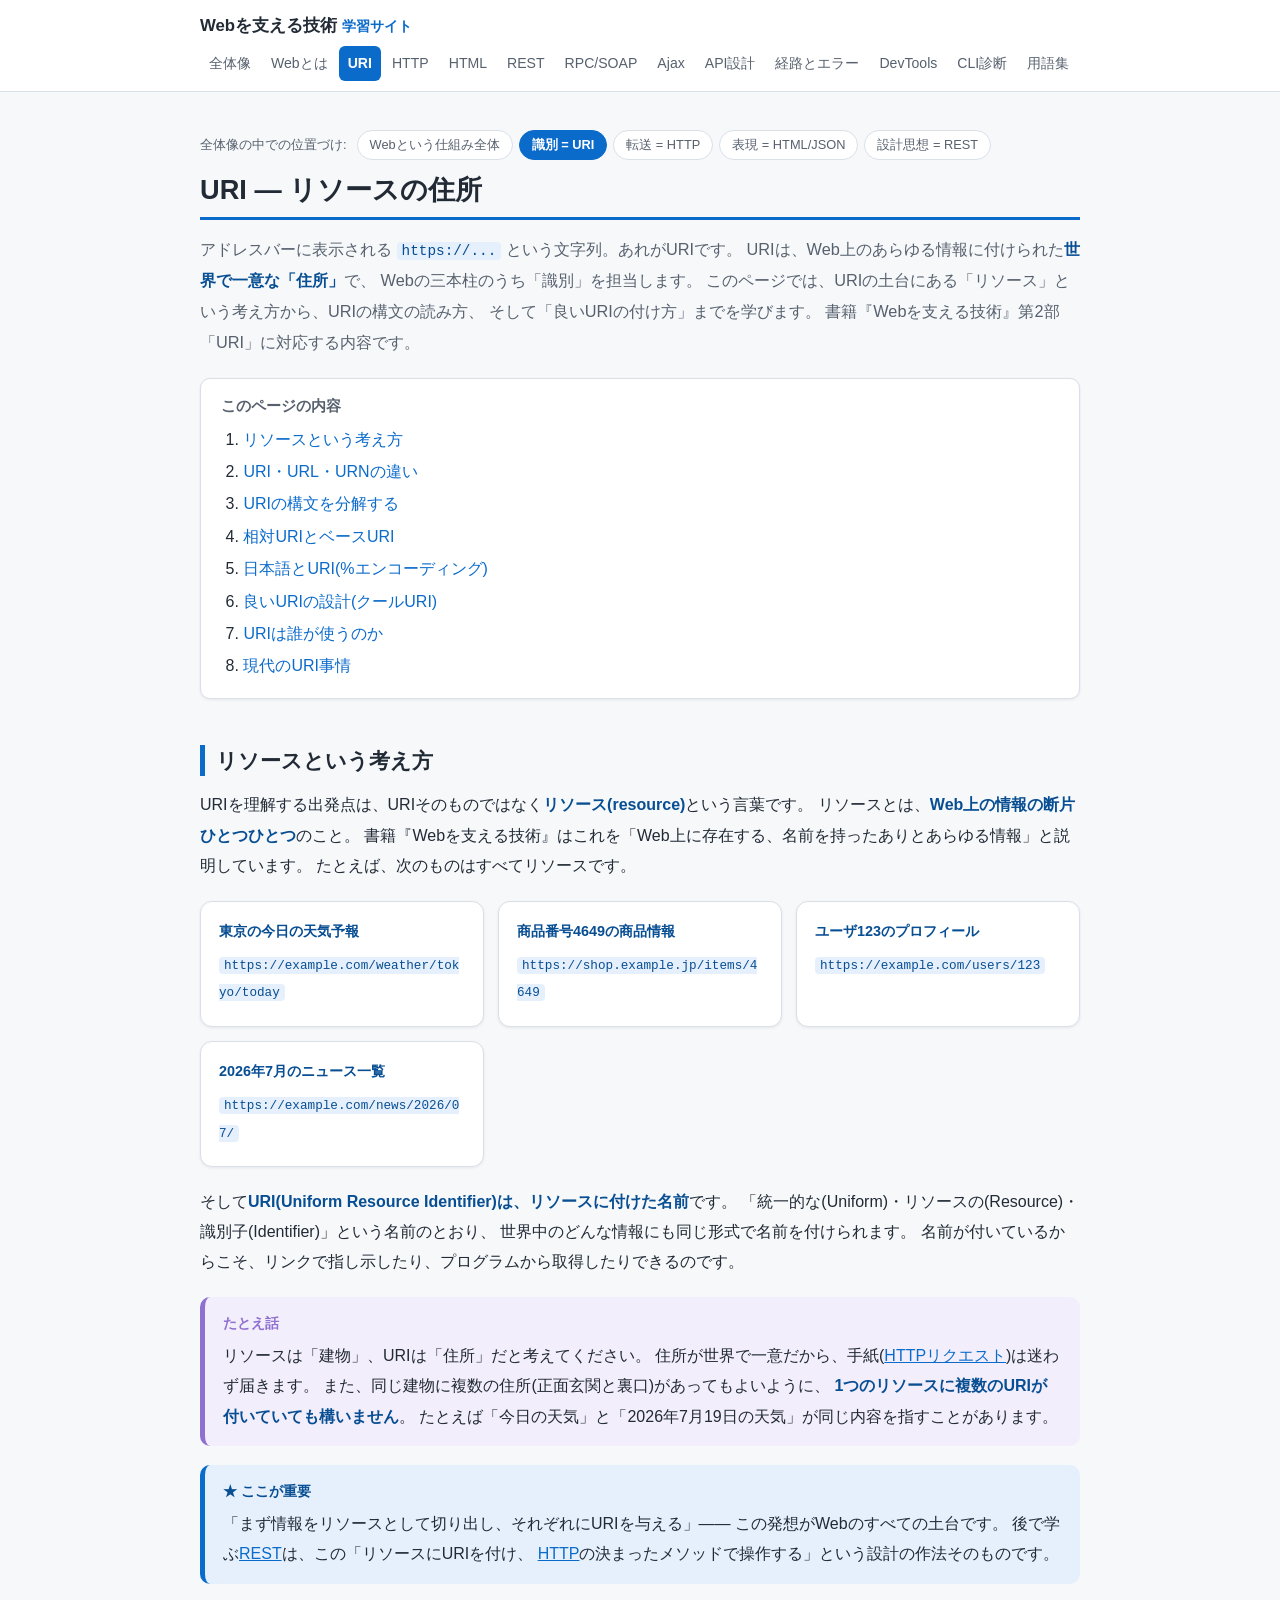
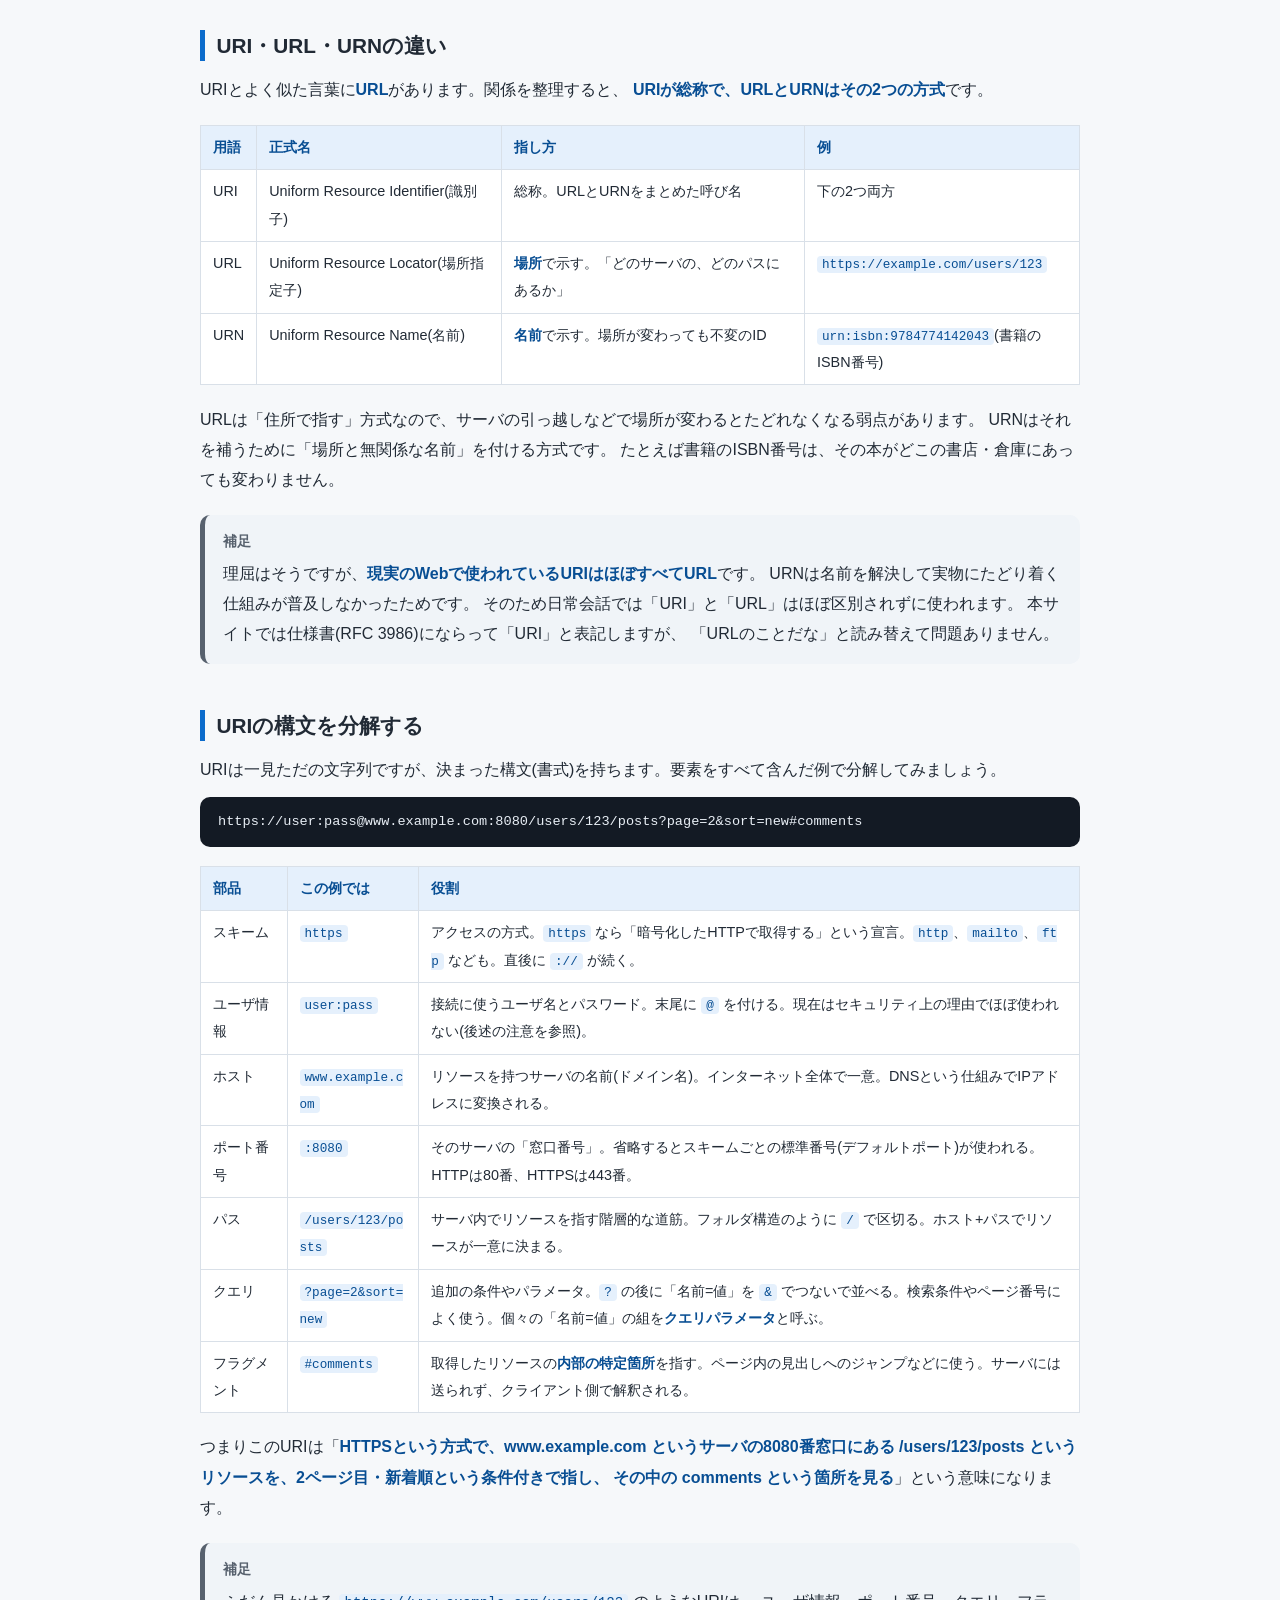
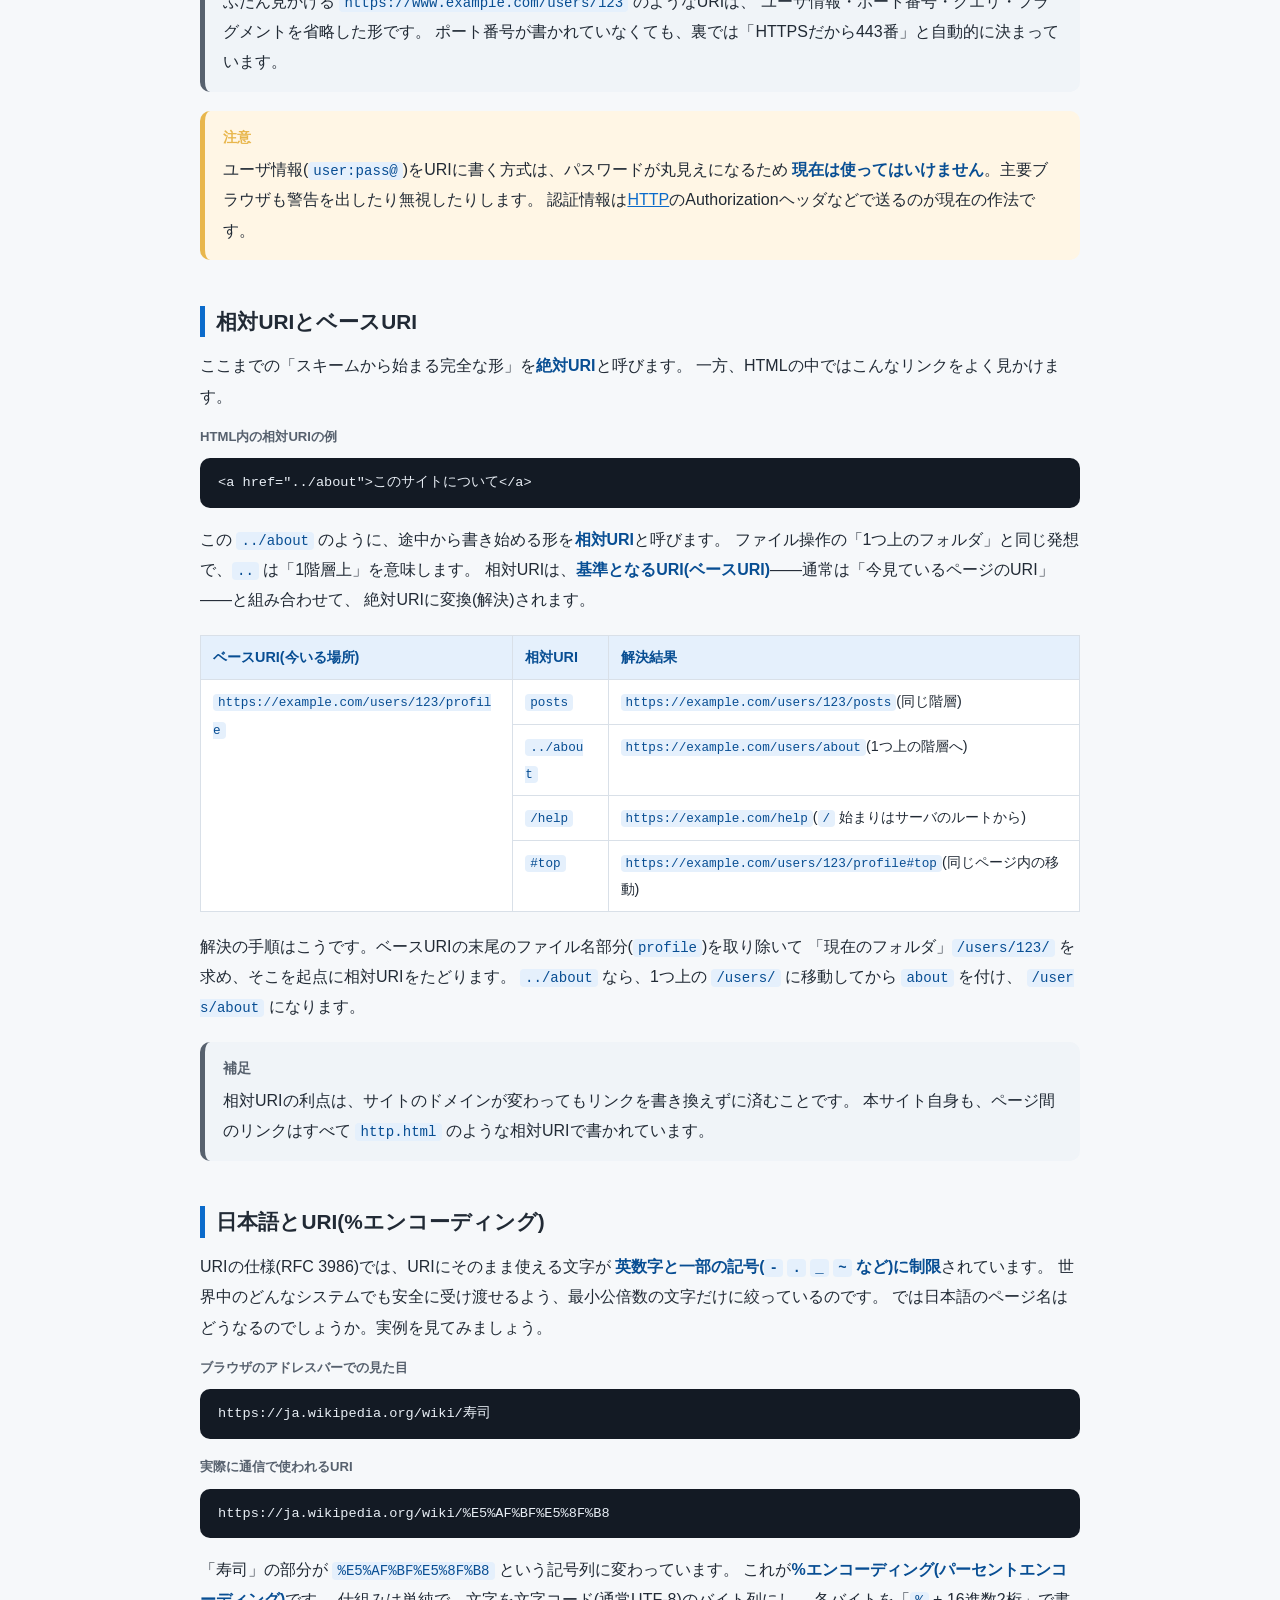
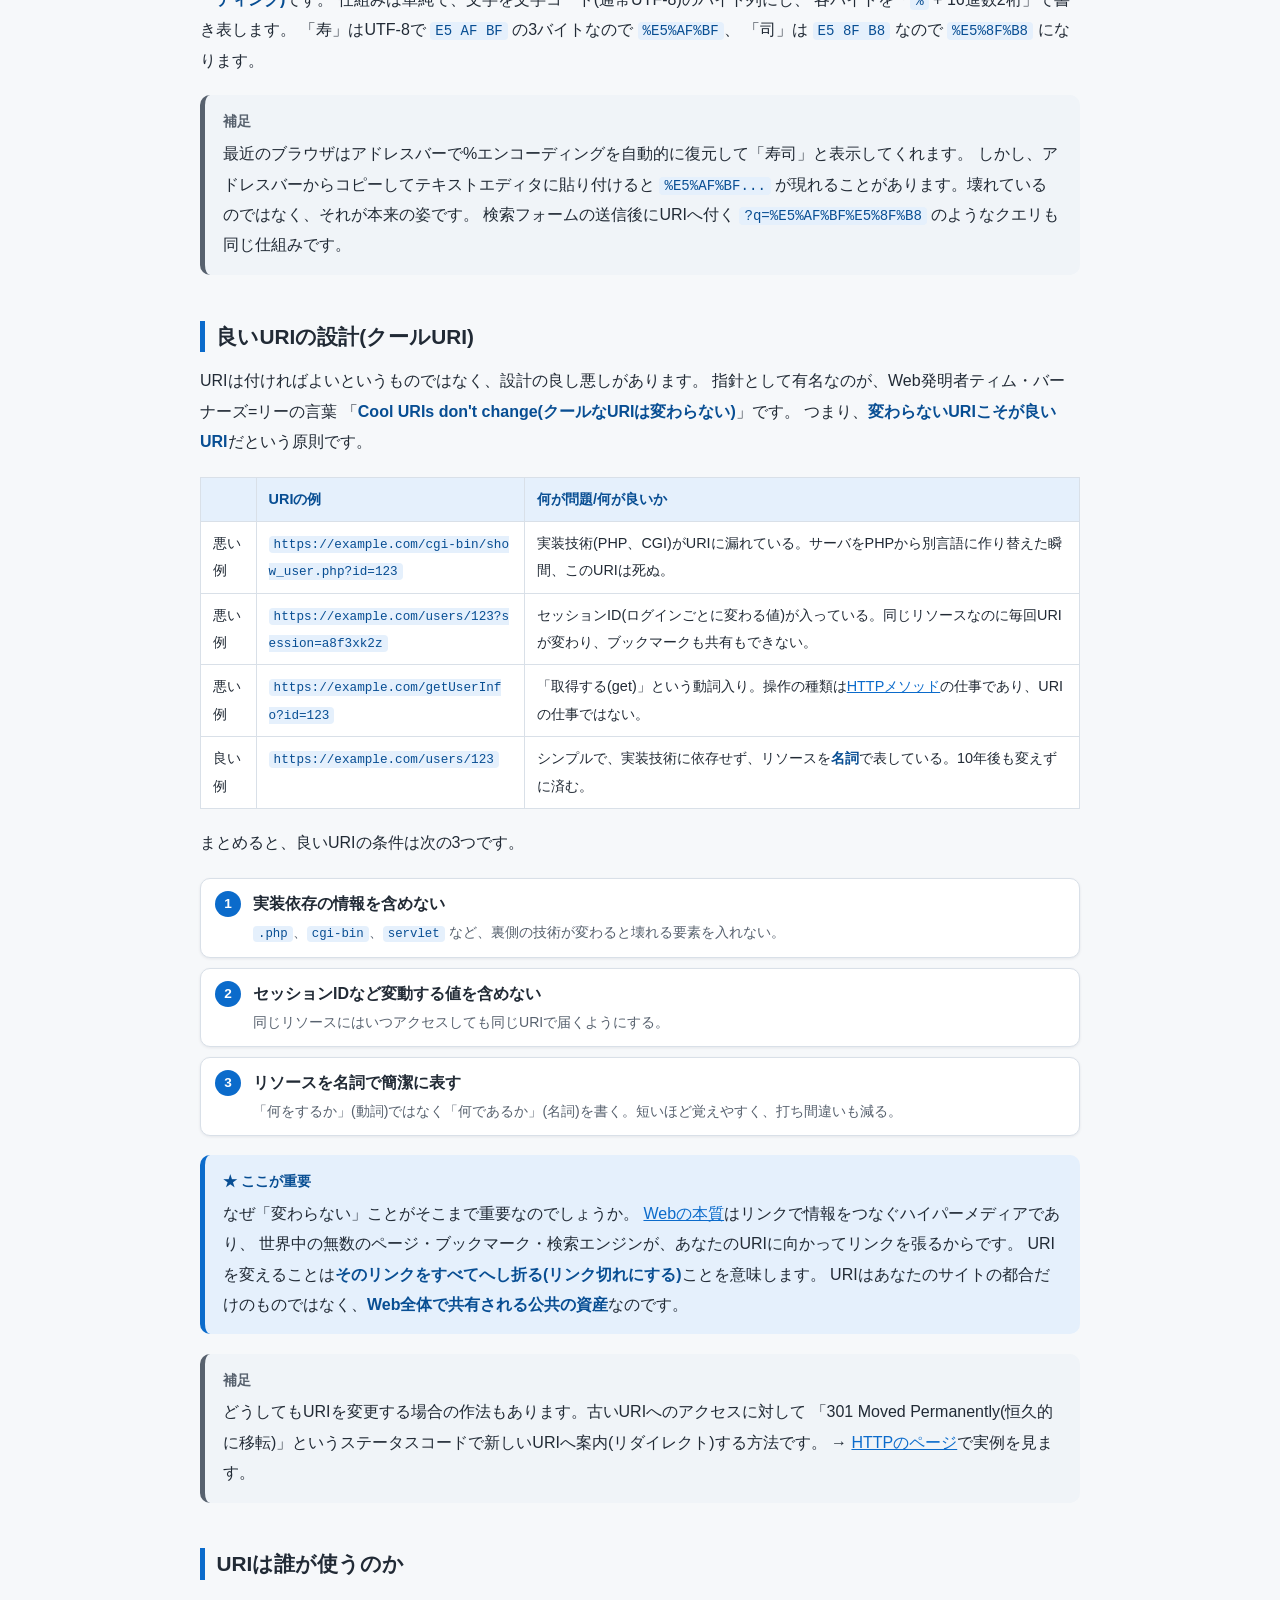
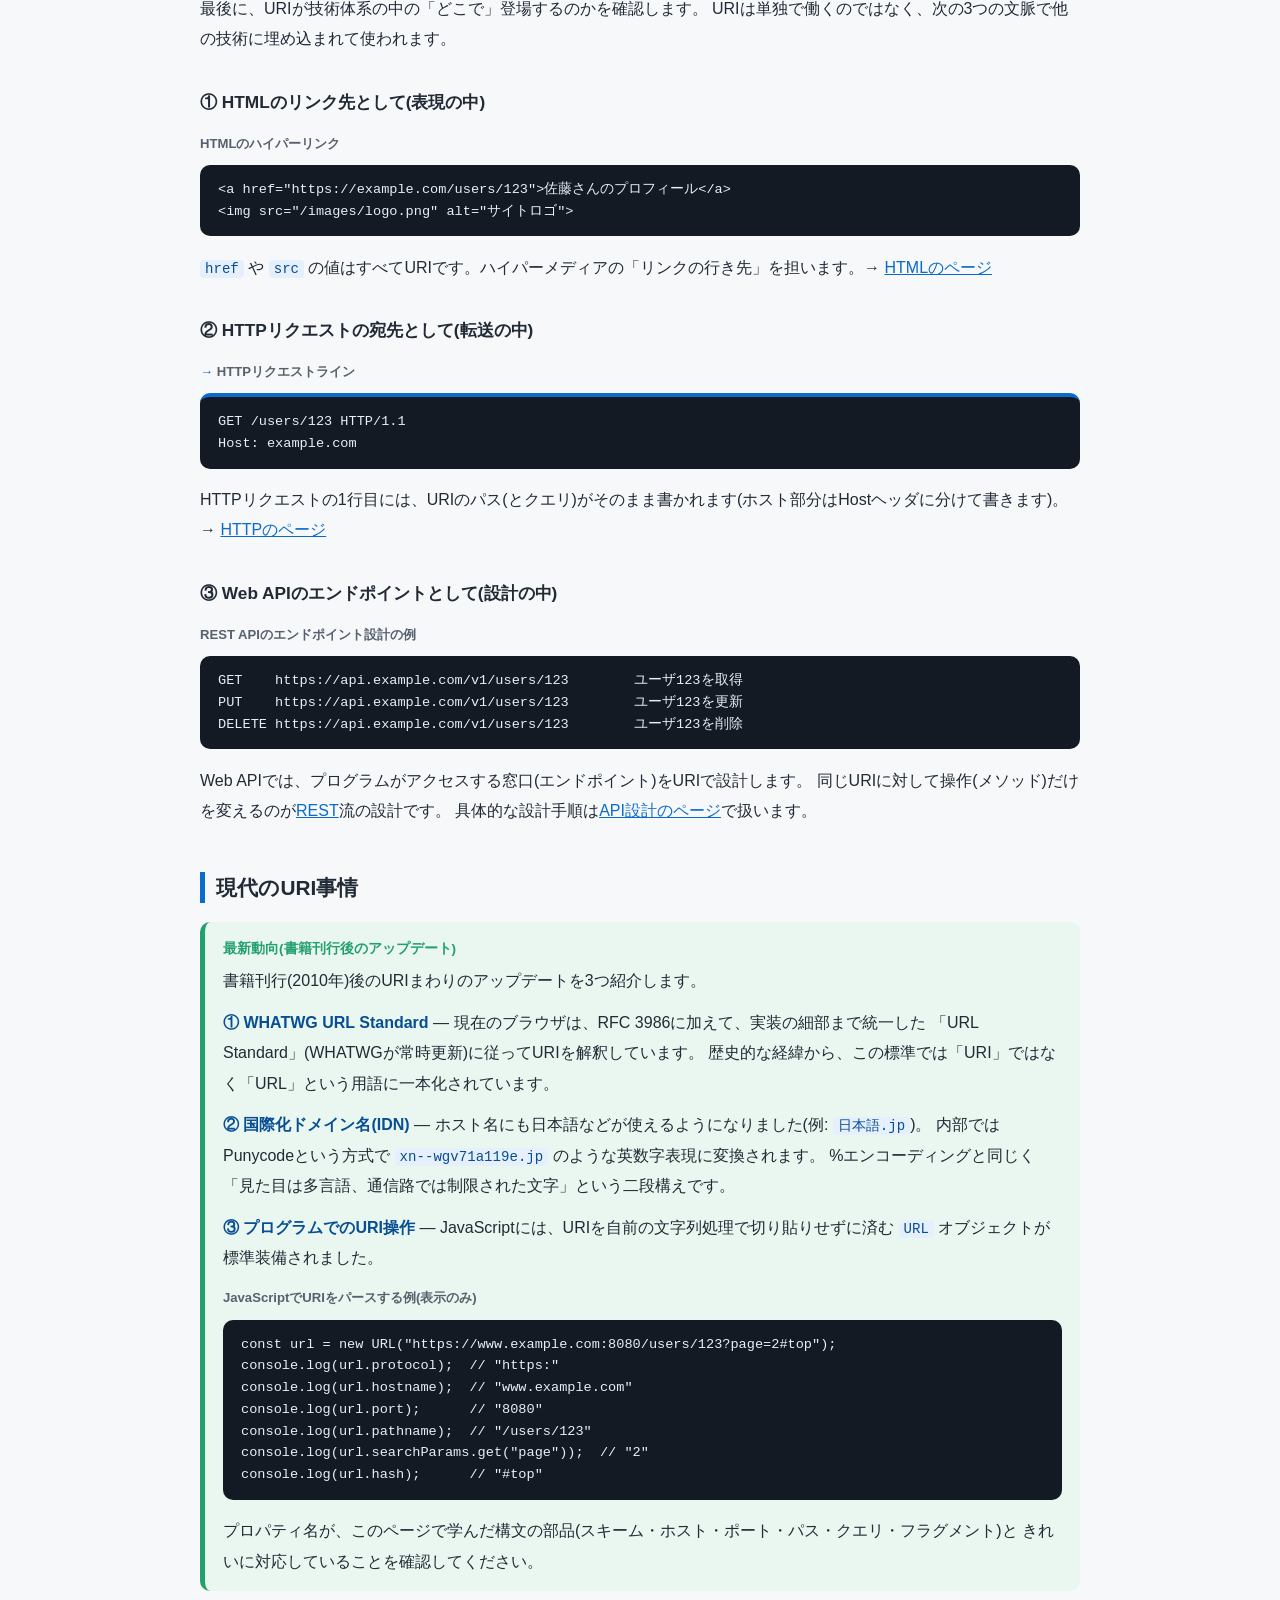
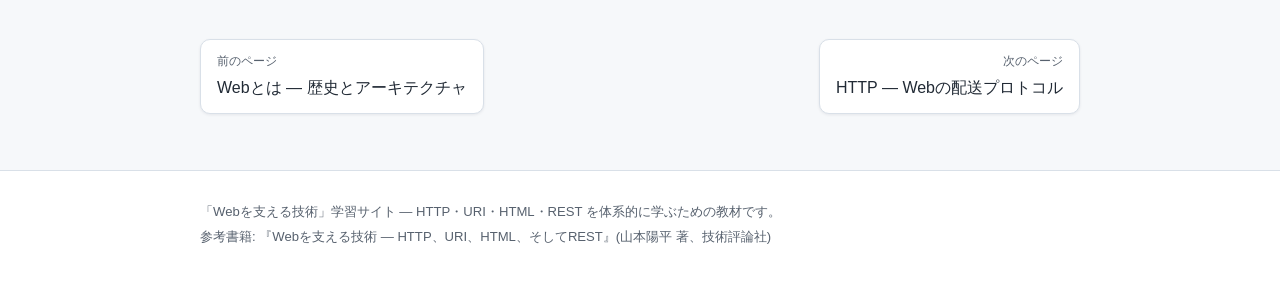
<file: learning-site/uri.html>
<!DOCTYPE html>
<html lang="ja">
<head>
<meta charset="UTF-8">
<meta name="viewport" content="width=device-width, initial-scale=1.0">
<title>URI | 「Webを支える技術」学習サイト</title>
<meta name="description" content="リソースという考え方、URI・URL・URNの違い、URIの構文、%エンコーディング、クールURIの設計原則を初級者向けに解説します。">
<link rel="stylesheet" href="style.css">
</head>
<body>
<header class="site-header">
  <div class="container">
    <a class="site-title" href="index.html">Webを支える技術 <span>学習サイト</span></a>
    <nav class="site-nav">
      <a href="index.html">全体像</a>
      <a href="web.html">Webとは</a>
      <a href="uri.html" aria-current="page">URI</a>
      <a href="http.html">HTTP</a>
      <a href="html.html">HTML</a>
      <a href="rest.html">REST</a>
      <a href="rpc.html">RPC/SOAP</a>
      <a href="ajax.html">Ajax</a>
      <a href="api-design.html">API設計</a>
      <a href="network-path.html">経路とエラー</a>
      <a href="devtools.html">DevTools</a>
      <a href="cli-tools.html">CLI診断</a>
      <a href="glossary.html">用語集</a>
    </nav>
  </div>
</header>

<main class="container">

<div class="mini-map">
  <span class="mm-label">全体像の中での位置づけ:</span>
  <span class="mm-item">Webという仕組み全体</span>
  <span class="mm-item hl">識別 = URI</span>
  <span class="mm-item">転送 = HTTP</span>
  <span class="mm-item">表現 = HTML/JSON</span>
  <span class="mm-item">設計思想 = REST</span>
</div>

<h1>URI — リソースの住所</h1>

<p class="lead">
アドレスバーに表示される <code>https://...</code> という文字列。あれがURIです。
URIは、Web上のあらゆる情報に付けられた<strong>世界で一意な「住所」</strong>で、
Webの三本柱のうち「識別」を担当します。
このページでは、URIの土台にある「リソース」という考え方から、URIの構文の読み方、
そして「良いURIの付け方」までを学びます。
書籍『Webを支える技術』第2部「URI」に対応する内容です。
</p>

<div class="toc">
  <p class="toc-title">このページの内容</p>
  <ol>
    <li><a href="#resource">リソースという考え方</a></li>
    <li><a href="#uri-url-urn">URI・URL・URNの違い</a></li>
    <li><a href="#syntax">URIの構文を分解する</a></li>
    <li><a href="#relative">相対URIとベースURI</a></li>
    <li><a href="#encoding">日本語とURI(%エンコーディング)</a></li>
    <li><a href="#cool-uri">良いURIの設計(クールURI)</a></li>
    <li><a href="#who-uses">URIは誰が使うのか</a></li>
    <li><a href="#modern-uri">現代のURI事情</a></li>
  </ol>
</div>

<section id="resource">
<h2>リソースという考え方</h2>

<p>
URIを理解する出発点は、URIそのものではなく<strong>リソース(resource)</strong>という言葉です。
リソースとは、<strong>Web上の情報の断片ひとつひとつ</strong>のこと。
書籍『Webを支える技術』はこれを「Web上に存在する、名前を持ったありとあらゆる情報」と説明しています。
たとえば、次のものはすべてリソースです。
</p>

<div class="cards">
  <div class="card">
    <p class="card-title">東京の今日の天気予報</p>
    <p><code>https://example.com/weather/tokyo/today</code></p>
  </div>
  <div class="card">
    <p class="card-title">商品番号4649の商品情報</p>
    <p><code>https://shop.example.jp/items/4649</code></p>
  </div>
  <div class="card">
    <p class="card-title">ユーザ123のプロフィール</p>
    <p><code>https://example.com/users/123</code></p>
  </div>
  <div class="card">
    <p class="card-title">2026年7月のニュース一覧</p>
    <p><code>https://example.com/news/2026/07/</code></p>
  </div>
</div>

<p>
そして<strong>URI(Uniform Resource Identifier)は、リソースに付けた名前</strong>です。
「統一的な(Uniform)・リソースの(Resource)・識別子(Identifier)」という名前のとおり、
世界中のどんな情報にも同じ形式で名前を付けられます。
名前が付いているからこそ、リンクで指し示したり、プログラムから取得したりできるのです。
</p>

<div class="analogy">
<p>リソースは「建物」、URIは「住所」だと考えてください。
住所が世界で一意だから、手紙(<a href="http.html">HTTPリクエスト</a>)は迷わず届きます。
また、同じ建物に複数の住所(正面玄関と裏口)があってもよいように、
<strong>1つのリソースに複数のURIが付いていても構いません</strong>。
たとえば「今日の天気」と「2026年7月19日の天気」が同じ内容を指すことがあります。</p>
</div>

<div class="point">
<p>「まず情報をリソースとして切り出し、それぞれにURIを与える」——
この発想がWebのすべての土台です。
後で学ぶ<a href="rest.html">REST</a>は、この「リソースにURIを付け、
<a href="http.html">HTTP</a>の決まったメソッドで操作する」という設計の作法そのものです。</p>
</div>
</section>

<section id="uri-url-urn">
<h2>URI・URL・URNの違い</h2>

<p>
URIとよく似た言葉に<strong>URL</strong>があります。関係を整理すると、
<strong>URIが総称で、URLとURNはその2つの方式</strong>です。
</p>

<div class="table-scroll">
<table>
  <thead>
    <tr><th>用語</th><th>正式名</th><th>指し方</th><th>例</th></tr>
  </thead>
  <tbody>
    <tr><td>URI</td><td>Uniform Resource Identifier(識別子)</td><td>総称。URLとURNをまとめた呼び名</td><td>下の2つ両方</td></tr>
    <tr><td>URL</td><td>Uniform Resource Locator(場所指定子)</td><td><strong>場所</strong>で示す。「どのサーバの、どのパスにあるか」</td><td><code>https://example.com/users/123</code></td></tr>
    <tr><td>URN</td><td>Uniform Resource Name(名前)</td><td><strong>名前</strong>で示す。場所が変わっても不変のID</td><td><code>urn:isbn:9784774142043</code>(書籍のISBN番号)</td></tr>
  </tbody>
</table>
</div>

<p>
URLは「住所で指す」方式なので、サーバの引っ越しなどで場所が変わるとたどれなくなる弱点があります。
URNはそれを補うために「場所と無関係な名前」を付ける方式です。
たとえば書籍のISBN番号は、その本がどこの書店・倉庫にあっても変わりません。
</p>

<div class="note">
<p>理屈はそうですが、<strong>現実のWebで使われているURIはほぼすべてURL</strong>です。
URNは名前を解決して実物にたどり着く仕組みが普及しなかったためです。
そのため日常会話では「URI」と「URL」はほぼ区別されずに使われます。
本サイトでは仕様書(RFC 3986)にならって「URI」と表記しますが、
「URLのことだな」と読み替えて問題ありません。</p>
</div>
</section>

<section id="syntax">
<h2>URIの構文を分解する</h2>

<p>URIは一見ただの文字列ですが、決まった構文(書式)を持ちます。要素をすべて含んだ例で分解してみましょう。</p>

<pre><code>https://user:pass@www.example.com:8080/users/123/posts?page=2&amp;sort=new#comments</code></pre>

<div class="table-scroll">
<table>
  <thead>
    <tr><th>部品</th><th>この例では</th><th>役割</th></tr>
  </thead>
  <tbody>
    <tr><td>スキーム</td><td><code>https</code></td><td>アクセスの方式。<code>https</code> なら「暗号化したHTTPで取得する」という宣言。<code>http</code>、<code>mailto</code>、<code>ftp</code> なども。直後に <code>://</code> が続く。</td></tr>
    <tr><td>ユーザ情報</td><td><code>user:pass</code></td><td>接続に使うユーザ名とパスワード。末尾に <code>@</code> を付ける。現在はセキュリティ上の理由でほぼ使われない(後述の注意を参照)。</td></tr>
    <tr><td>ホスト</td><td><code>www.example.com</code></td><td>リソースを持つサーバの名前(ドメイン名)。インターネット全体で一意。DNSという仕組みでIPアドレスに変換される。</td></tr>
    <tr><td>ポート番号</td><td><code>:8080</code></td><td>そのサーバの「窓口番号」。省略するとスキームごとの標準番号(デフォルトポート)が使われる。HTTPは80番、HTTPSは443番。</td></tr>
    <tr><td>パス</td><td><code>/users/123/posts</code></td><td>サーバ内でリソースを指す階層的な道筋。フォルダ構造のように <code>/</code> で区切る。ホスト+パスでリソースが一意に決まる。</td></tr>
    <tr><td>クエリ</td><td><code>?page=2&amp;sort=new</code></td><td>追加の条件やパラメータ。<code>?</code> の後に「名前=値」を <code>&amp;</code> でつないで並べる。検索条件やページ番号によく使う。個々の「名前=値」の組を<strong>クエリパラメータ</strong>と呼ぶ。</td></tr>
    <tr><td>フラグメント</td><td><code>#comments</code></td><td>取得したリソースの<strong>内部の特定箇所</strong>を指す。ページ内の見出しへのジャンプなどに使う。サーバには送られず、クライアント側で解釈される。</td></tr>
  </tbody>
</table>
</div>

<p>
つまりこのURIは「<strong>HTTPSという方式で、www.example.com というサーバの8080番窓口にある
/users/123/posts というリソースを、2ページ目・新着順という条件付きで指し、
その中の comments という箇所を見る</strong>」という意味になります。
</p>

<div class="note">
<p>ふだん見かける <code>https://www.example.com/users/123</code> のようなURIは、
ユーザ情報・ポート番号・クエリ・フラグメントを省略した形です。
ポート番号が書かれていなくても、裏では「HTTPSだから443番」と自動的に決まっています。</p>
</div>

<div class="warn">
<p>ユーザ情報(<code>user:pass@</code>)をURIに書く方式は、パスワードが丸見えになるため
<strong>現在は使ってはいけません</strong>。主要ブラウザも警告を出したり無視したりします。
認証情報は<a href="http.html">HTTP</a>のAuthorizationヘッダなどで送るのが現在の作法です。</p>
</div>
</section>

<section id="relative">
<h2>相対URIとベースURI</h2>

<p>
ここまでの「スキームから始まる完全な形」を<strong>絶対URI</strong>と呼びます。
一方、HTMLの中ではこんなリンクをよく見かけます。
</p>

<p class="code-caption">HTML内の相対URIの例</p>
<pre><code>&lt;a href="../about"&gt;このサイトについて&lt;/a&gt;</code></pre>

<p>
この <code>../about</code> のように、途中から書き始める形を<strong>相対URI</strong>と呼びます。
ファイル操作の「1つ上のフォルダ」と同じ発想で、<code>..</code> は「1階層上」を意味します。
相対URIは、<strong>基準となるURI(ベースURI)</strong>——通常は「今見ているページのURI」——と組み合わせて、
絶対URIに変換(解決)されます。
</p>

<div class="table-scroll">
<table>
  <thead>
    <tr><th>ベースURI(今いる場所)</th><th>相対URI</th><th>解決結果</th></tr>
  </thead>
  <tbody>
    <tr><td rowspan="4"><code>https://example.com/users/123/profile</code></td><td><code>posts</code></td><td><code>https://example.com/users/123/posts</code>(同じ階層)</td></tr>
    <tr><td><code>../about</code></td><td><code>https://example.com/users/about</code>(1つ上の階層へ)</td></tr>
    <tr><td><code>/help</code></td><td><code>https://example.com/help</code>(<code>/</code> 始まりはサーバのルートから)</td></tr>
    <tr><td><code>#top</code></td><td><code>https://example.com/users/123/profile#top</code>(同じページ内の移動)</td></tr>
  </tbody>
</table>
</div>

<p>
解決の手順はこうです。ベースURIの末尾のファイル名部分(<code>profile</code>)を取り除いて
「現在のフォルダ」<code>/users/123/</code> を求め、そこを起点に相対URIをたどります。
<code>../about</code> なら、1つ上の <code>/users/</code> に移動してから <code>about</code> を付け、
<code>/users/about</code> になります。
</p>

<div class="note">
<p>相対URIの利点は、サイトのドメインが変わってもリンクを書き換えずに済むことです。
本サイト自身も、ページ間のリンクはすべて <code>http.html</code> のような相対URIで書かれています。</p>
</div>
</section>

<section id="encoding">
<h2>日本語とURI(%エンコーディング)</h2>

<p>
URIの仕様(RFC 3986)では、URIにそのまま使える文字が
<strong>英数字と一部の記号(<code>-</code> <code>.</code> <code>_</code> <code>~</code> など)に制限</strong>されています。
世界中のどんなシステムでも安全に受け渡せるよう、最小公倍数の文字だけに絞っているのです。
では日本語のページ名はどうなるのでしょうか。実例を見てみましょう。
</p>

<p class="code-caption">ブラウザのアドレスバーでの見た目</p>
<pre><code>https://ja.wikipedia.org/wiki/寿司</code></pre>

<p class="code-caption">実際に通信で使われるURI</p>
<pre><code>https://ja.wikipedia.org/wiki/%E5%AF%BF%E5%8F%B8</code></pre>

<p>
「寿司」の部分が <code>%E5%AF%BF%E5%8F%B8</code> という記号列に変わっています。
これが<strong>%エンコーディング(パーセントエンコーディング)</strong>です。
仕組みは単純で、文字を文字コード(通常UTF-8)のバイト列にし、
各バイトを「<code>%</code> + 16進数2桁」で書き表します。
「寿」はUTF-8で <code>E5 AF BF</code> の3バイトなので <code>%E5%AF%BF</code>、
「司」は <code>E5 8F B8</code> なので <code>%E5%8F%B8</code> になります。
</p>

<div class="note">
<p>最近のブラウザはアドレスバーで%エンコーディングを自動的に復元して「寿司」と表示してくれます。
しかし、アドレスバーからコピーしてテキストエディタに貼り付けると
<code>%E5%AF%BF...</code> が現れることがあります。壊れているのではなく、それが本来の姿です。
検索フォームの送信後にURIへ付く <code>?q=%E5%AF%BF%E5%8F%B8</code> のようなクエリも同じ仕組みです。</p>
</div>
</section>

<section id="cool-uri">
<h2>良いURIの設計(クールURI)</h2>

<p>
URIは付ければよいというものではなく、設計の良し悪しがあります。
指針として有名なのが、Web発明者ティム・バーナーズ=リーの言葉
「<strong>Cool URIs don't change(クールなURIは変わらない)</strong>」です。
つまり、<strong>変わらないURIこそが良いURI</strong>だという原則です。
</p>

<div class="table-scroll">
<table>
  <thead>
    <tr><th></th><th>URIの例</th><th>何が問題/何が良いか</th></tr>
  </thead>
  <tbody>
    <tr><td>悪い例</td><td><code>https://example.com/cgi-bin/show_user.php?id=123</code></td><td>実装技術(PHP、CGI)がURIに漏れている。サーバをPHPから別言語に作り替えた瞬間、このURIは死ぬ。</td></tr>
    <tr><td>悪い例</td><td><code>https://example.com/users/123?session=a8f3xk2z</code></td><td>セッションID(ログインごとに変わる値)が入っている。同じリソースなのに毎回URIが変わり、ブックマークも共有もできない。</td></tr>
    <tr><td>悪い例</td><td><code>https://example.com/getUserInfo?id=123</code></td><td>「取得する(get)」という動詞入り。操作の種類は<a href="http.html">HTTPメソッド</a>の仕事であり、URIの仕事ではない。</td></tr>
    <tr><td>良い例</td><td><code>https://example.com/users/123</code></td><td>シンプルで、実装技術に依存せず、リソースを<strong>名詞</strong>で表している。10年後も変えずに済む。</td></tr>
  </tbody>
</table>
</div>

<p>まとめると、良いURIの条件は次の3つです。</p>

<ol class="flow">
  <li><span class="flow-title">実装依存の情報を含めない</span>
    <span class="flow-desc"><code>.php</code>、<code>cgi-bin</code>、<code>servlet</code> など、裏側の技術が変わると壊れる要素を入れない。</span></li>
  <li><span class="flow-title">セッションIDなど変動する値を含めない</span>
    <span class="flow-desc">同じリソースにはいつアクセスしても同じURIで届くようにする。</span></li>
  <li><span class="flow-title">リソースを名詞で簡潔に表す</span>
    <span class="flow-desc">「何をするか」(動詞)ではなく「何であるか」(名詞)を書く。短いほど覚えやすく、打ち間違いも減る。</span></li>
</ol>

<div class="point">
<p>なぜ「変わらない」ことがそこまで重要なのでしょうか。
<a href="web.html">Webの本質</a>はリンクで情報をつなぐハイパーメディアであり、
世界中の無数のページ・ブックマーク・検索エンジンが、あなたのURIに向かってリンクを張るからです。
URIを変えることは<strong>そのリンクをすべてへし折る(リンク切れにする)</strong>ことを意味します。
URIはあなたのサイトの都合だけのものではなく、<strong>Web全体で共有される公共の資産</strong>なのです。</p>
</div>

<div class="note">
<p>どうしてもURIを変更する場合の作法もあります。古いURIへのアクセスに対して
「301 Moved Permanently(恒久的に移転)」というステータスコードで新しいURIへ案内(リダイレクト)する方法です。
→ <a href="http.html">HTTPのページ</a>で実例を見ます。</p>
</div>
</section>

<section id="who-uses">
<h2>URIは誰が使うのか</h2>

<p>
最後に、URIが技術体系の中の「どこで」登場するのかを確認します。
URIは単独で働くのではなく、次の3つの文脈で他の技術に埋め込まれて使われます。
</p>

<h3>① HTMLのリンク先として(表現の中)</h3>

<p class="code-caption">HTMLのハイパーリンク</p>
<pre><code>&lt;a href="https://example.com/users/123"&gt;佐藤さんのプロフィール&lt;/a&gt;
&lt;img src="/images/logo.png" alt="サイトロゴ"&gt;</code></pre>

<p><code>href</code> や <code>src</code> の値はすべてURIです。ハイパーメディアの「リンクの行き先」を担います。→ <a href="html.html">HTMLのページ</a></p>

<h3>② HTTPリクエストの宛先として(転送の中)</h3>

<p class="code-caption req">HTTPリクエストライン</p>
<pre class="req"><code>GET /users/123 HTTP/1.1
Host: example.com</code></pre>

<p>HTTPリクエストの1行目には、URIのパス(とクエリ)がそのまま書かれます(ホスト部分はHostヘッダに分けて書きます)。→ <a href="http.html">HTTPのページ</a></p>

<h3>③ Web APIのエンドポイントとして(設計の中)</h3>

<p class="code-caption">REST APIのエンドポイント設計の例</p>
<pre><code>GET    https://api.example.com/v1/users/123        ユーザ123を取得
PUT    https://api.example.com/v1/users/123        ユーザ123を更新
DELETE https://api.example.com/v1/users/123        ユーザ123を削除</code></pre>

<p>
Web APIでは、プログラムがアクセスする窓口(エンドポイント)をURIで設計します。
同じURIに対して操作(メソッド)だけを変えるのが<a href="rest.html">REST</a>流の設計です。
具体的な設計手順は<a href="api-design.html">API設計のページ</a>で扱います。
</p>
</section>

<section id="modern-uri">
<h2>現代のURI事情</h2>

<div class="modern">
<p>書籍刊行(2010年)後のURIまわりのアップデートを3つ紹介します。</p>
<p><strong>① WHATWG URL Standard</strong> —
現在のブラウザは、RFC 3986に加えて、実装の細部まで統一した
「URL Standard」(WHATWGが常時更新)に従ってURIを解釈しています。
歴史的な経緯から、この標準では「URI」ではなく「URL」という用語に一本化されています。</p>
<p><strong>② 国際化ドメイン名(IDN)</strong> —
ホスト名にも日本語などが使えるようになりました(例: <code>日本語.jp</code>)。
内部ではPunycodeという方式で <code>xn--wgv71a119e.jp</code> のような英数字表現に変換されます。
%エンコーディングと同じく「見た目は多言語、通信路では制限された文字」という二段構えです。</p>
<p><strong>③ プログラムでのURI操作</strong> —
JavaScriptには、URIを自前の文字列処理で切り貼りせずに済む <code>URL</code> オブジェクトが標準装備されました。</p>
<p class="code-caption">JavaScriptでURIをパースする例(表示のみ)</p>
<pre><code>const url = new URL("https://www.example.com:8080/users/123?page=2#top");
console.log(url.protocol);  // "https:"
console.log(url.hostname);  // "www.example.com"
console.log(url.port);      // "8080"
console.log(url.pathname);  // "/users/123"
console.log(url.searchParams.get("page"));  // "2"
console.log(url.hash);      // "#top"</code></pre>
<p>プロパティ名が、このページで学んだ構文の部品(スキーム・ホスト・ポート・パス・クエリ・フラグメント)と
きれいに対応していることを確認してください。</p>
</div>
</section>

<nav class="page-nav">
  <a class="prev" href="web.html"><span class="nav-dir">前のページ</span>Webとは — 歴史とアーキテクチャ</a>
  <a class="next" href="http.html"><span class="nav-dir">次のページ</span>HTTP — Webの配送プロトコル</a>
</nav>

</main>

<footer class="site-footer">
  <div class="container">
    <p>「Webを支える技術」学習サイト — HTTP・URI・HTML・REST を体系的に学ぶための教材です。<br>
    参考書籍: 『Webを支える技術 — HTTP、URI、HTML、そしてREST』(山本陽平 著、技術評論社)</p>
  </div>
</footer>
</body>
</html>
</file>
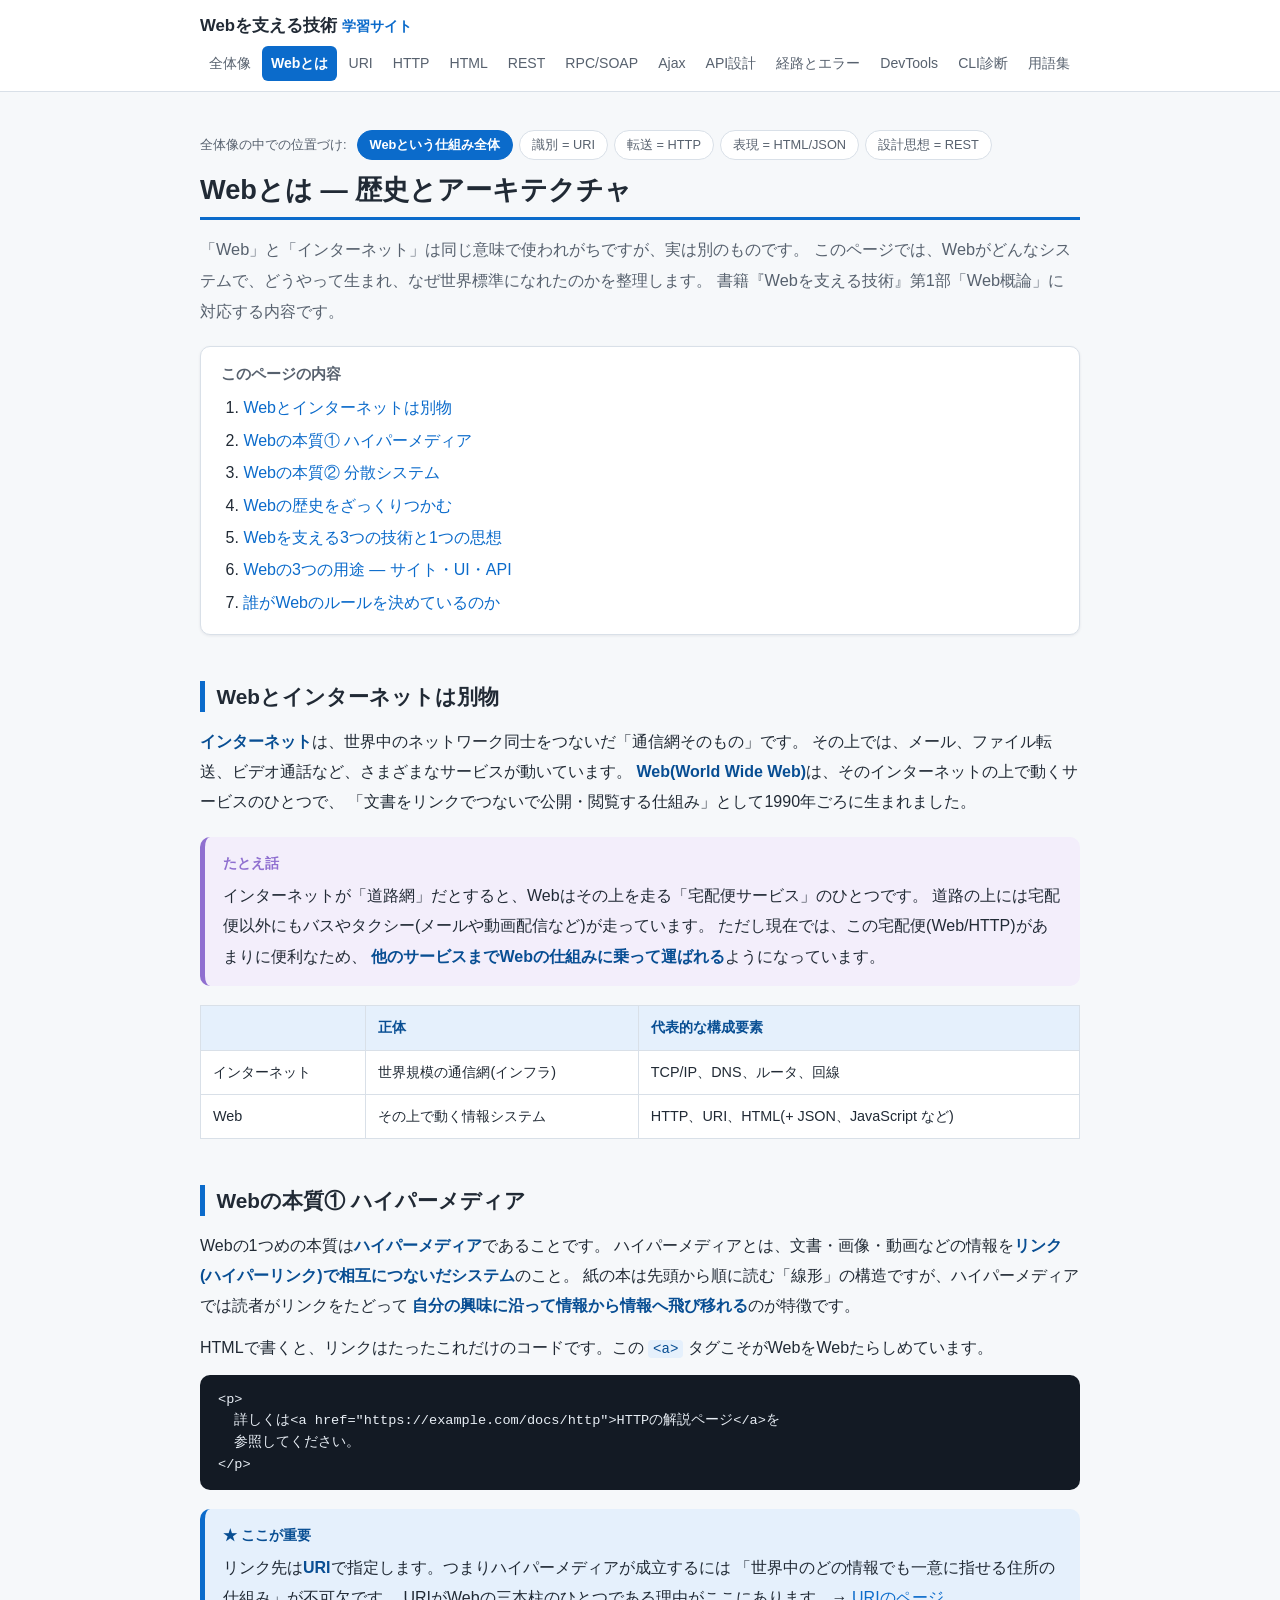
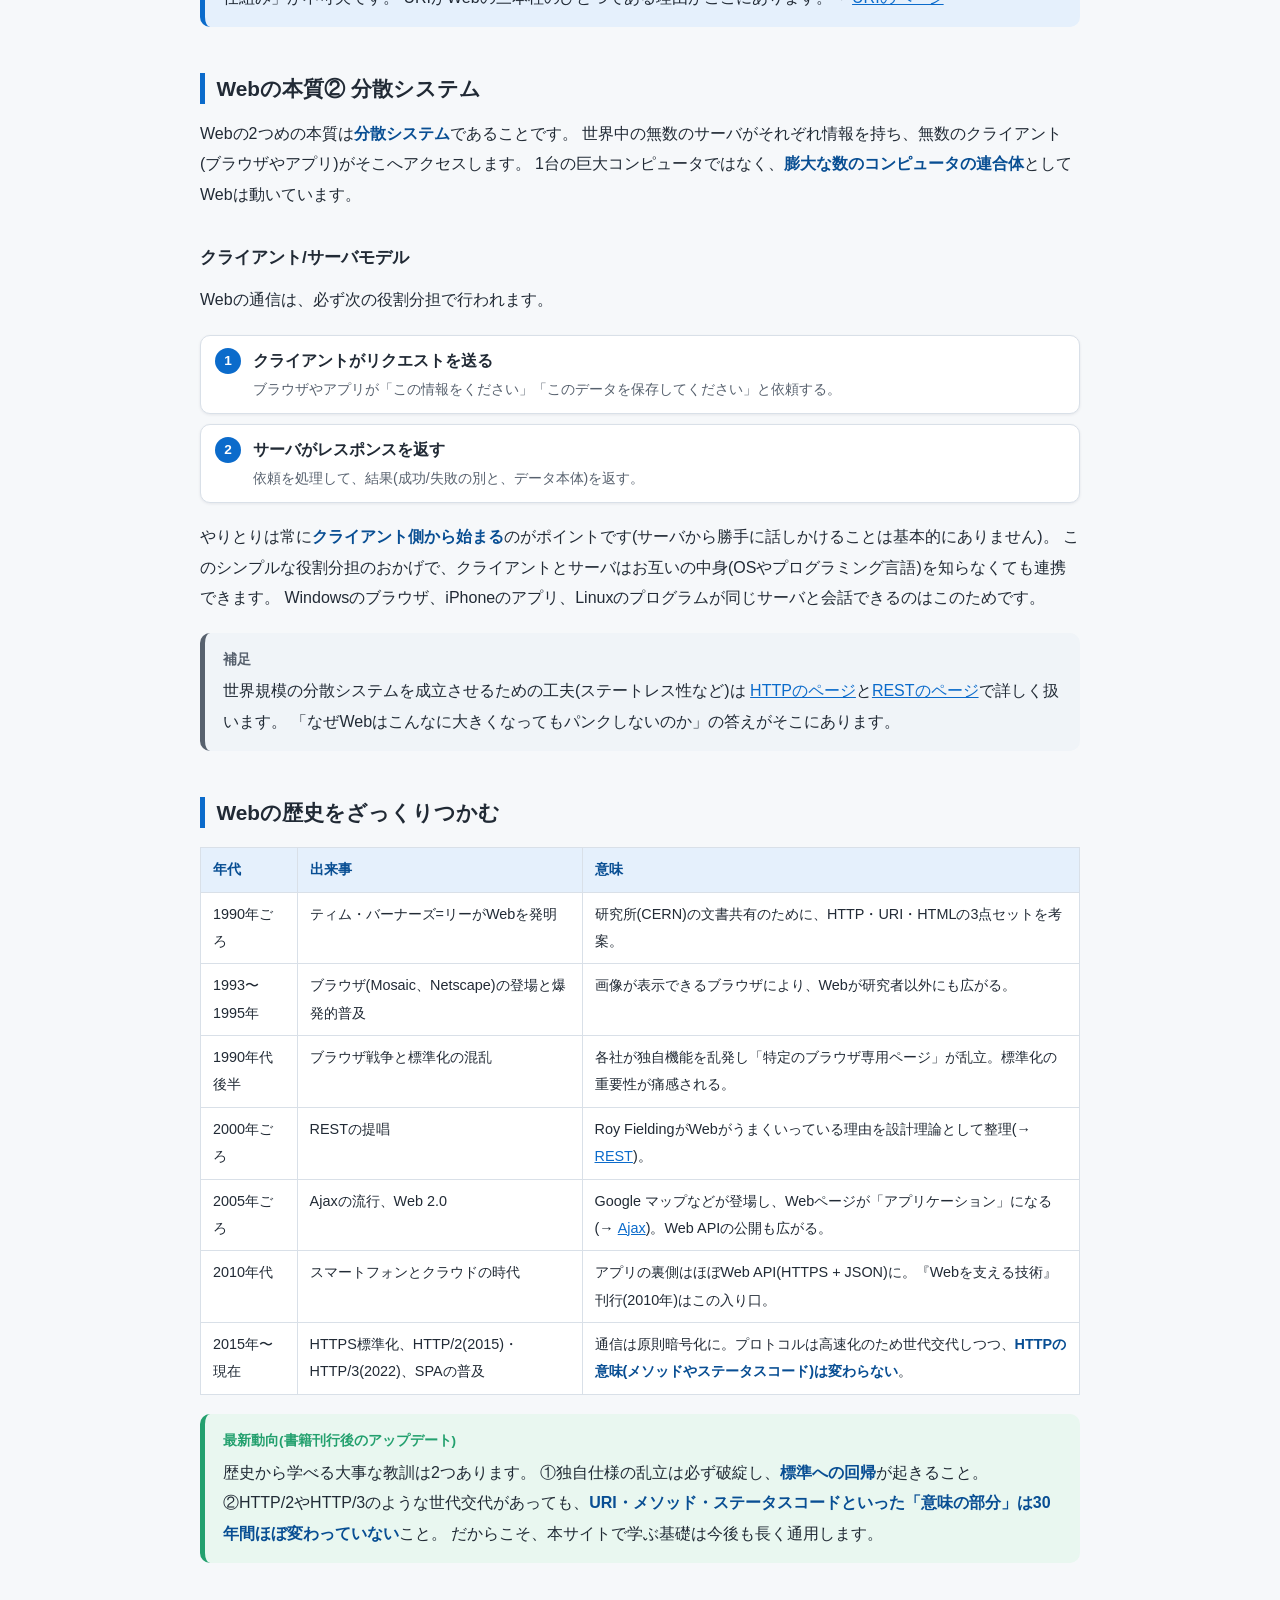
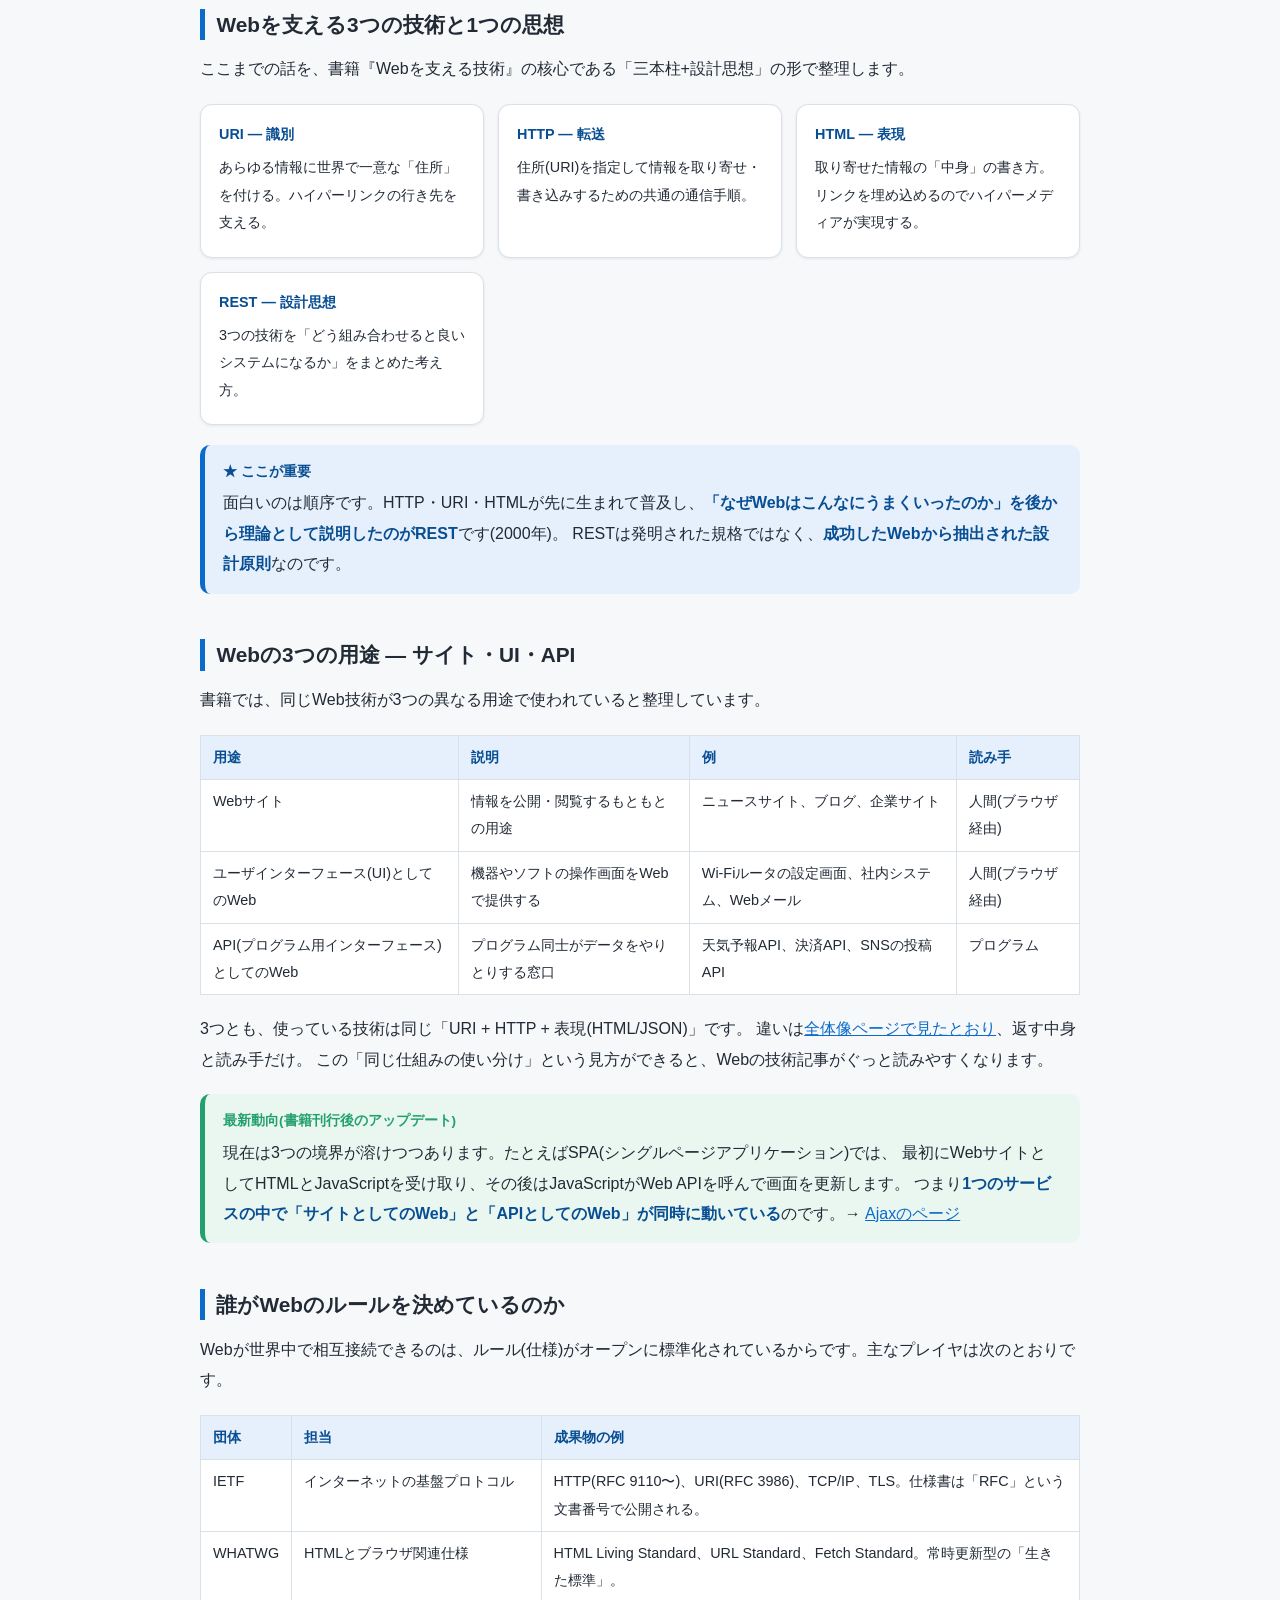
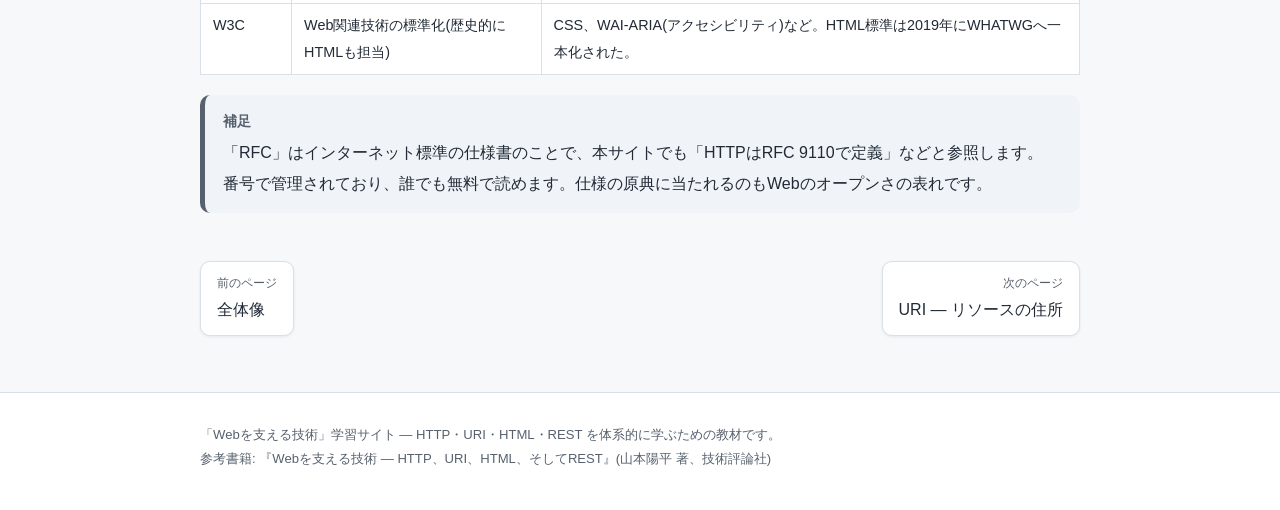
<file: learning-site/web.html>
<!DOCTYPE html>
<html lang="ja">
<head>
<meta charset="UTF-8">
<meta name="viewport" content="width=device-width, initial-scale=1.0">
<title>Webとは | 「Webを支える技術」学習サイト</title>
<meta name="description" content="Webの歴史、ハイパーメディア、クライアント/サーバモデルなど、Webというシステムの成り立ちを初級者向けに解説します。">
<link rel="stylesheet" href="style.css">
</head>
<body>
<header class="site-header">
  <div class="container">
    <a class="site-title" href="index.html">Webを支える技術 <span>学習サイト</span></a>
    <nav class="site-nav">
      <a href="index.html">全体像</a>
      <a href="web.html" aria-current="page">Webとは</a>
      <a href="uri.html">URI</a>
      <a href="http.html">HTTP</a>
      <a href="html.html">HTML</a>
      <a href="rest.html">REST</a>
      <a href="rpc.html">RPC/SOAP</a>
      <a href="ajax.html">Ajax</a>
      <a href="api-design.html">API設計</a>
      <a href="network-path.html">経路とエラー</a>
      <a href="devtools.html">DevTools</a>
      <a href="cli-tools.html">CLI診断</a>
      <a href="glossary.html">用語集</a>
    </nav>
  </div>
</header>

<main class="container">

<div class="mini-map">
  <span class="mm-label">全体像の中での位置づけ:</span>
  <span class="mm-item hl">Webという仕組み全体</span>
  <span class="mm-item">識別 = URI</span>
  <span class="mm-item">転送 = HTTP</span>
  <span class="mm-item">表現 = HTML/JSON</span>
  <span class="mm-item">設計思想 = REST</span>
</div>

<h1>Webとは — 歴史とアーキテクチャ</h1>

<p class="lead">
「Web」と「インターネット」は同じ意味で使われがちですが、実は別のものです。
このページでは、Webがどんなシステムで、どうやって生まれ、なぜ世界標準になれたのかを整理します。
書籍『Webを支える技術』第1部「Web概論」に対応する内容です。
</p>

<div class="toc">
  <p class="toc-title">このページの内容</p>
  <ol>
    <li><a href="#web-vs-internet">Webとインターネットは別物</a></li>
    <li><a href="#hypermedia">Webの本質① ハイパーメディア</a></li>
    <li><a href="#distributed">Webの本質② 分散システム</a></li>
    <li><a href="#history">Webの歴史をざっくりつかむ</a></li>
    <li><a href="#three-tech">Webを支える3つの技術と1つの思想</a></li>
    <li><a href="#usage">Webの3つの用途 — サイト・UI・API</a></li>
    <li><a href="#standards">誰がWebのルールを決めているのか</a></li>
  </ol>
</div>

<section id="web-vs-internet">
<h2>Webとインターネットは別物</h2>

<p>
<strong>インターネット</strong>は、世界中のネットワーク同士をつないだ「通信網そのもの」です。
その上では、メール、ファイル転送、ビデオ通話など、さまざまなサービスが動いています。
<strong>Web(World Wide Web)</strong>は、そのインターネットの上で動くサービスのひとつで、
「文書をリンクでつないで公開・閲覧する仕組み」として1990年ごろに生まれました。
</p>

<div class="analogy">
<p>インターネットが「道路網」だとすると、Webはその上を走る「宅配便サービス」のひとつです。
道路の上には宅配便以外にもバスやタクシー(メールや動画配信など)が走っています。
ただし現在では、この宅配便(Web/HTTP)があまりに便利なため、
<strong>他のサービスまでWebの仕組みに乗って運ばれる</strong>ようになっています。</p>
</div>

<div class="table-scroll">
<table>
  <thead>
    <tr><th></th><th>正体</th><th>代表的な構成要素</th></tr>
  </thead>
  <tbody>
    <tr>
      <td>インターネット</td>
      <td>世界規模の通信網(インフラ)</td>
      <td>TCP/IP、DNS、ルータ、回線</td>
    </tr>
    <tr>
      <td>Web</td>
      <td>その上で動く情報システム</td>
      <td>HTTP、URI、HTML(+ JSON、JavaScript など)</td>
    </tr>
  </tbody>
</table>
</div>
</section>

<section id="hypermedia">
<h2>Webの本質① ハイパーメディア</h2>

<p>
Webの1つめの本質は<strong>ハイパーメディア</strong>であることです。
ハイパーメディアとは、文書・画像・動画などの情報を<strong>リンク(ハイパーリンク)で相互につないだシステム</strong>のこと。
紙の本は先頭から順に読む「線形」の構造ですが、ハイパーメディアでは読者がリンクをたどって
<strong>自分の興味に沿って情報から情報へ飛び移れる</strong>のが特徴です。
</p>

<p>HTMLで書くと、リンクはたったこれだけのコードです。この <code>&lt;a&gt;</code> タグこそがWebをWebたらしめています。</p>

<pre><code>&lt;p&gt;
  詳しくは&lt;a href="https://example.com/docs/http"&gt;HTTPの解説ページ&lt;/a&gt;を
  参照してください。
&lt;/p&gt;</code></pre>

<div class="point">
<p>リンク先は<strong>URI</strong>で指定します。つまりハイパーメディアが成立するには
「世界中のどの情報でも一意に指せる住所の仕組み」が不可欠です。
URIがWebの三本柱のひとつである理由がここにあります。→ <a href="uri.html">URIのページ</a></p>
</div>
</section>

<section id="distributed">
<h2>Webの本質② 分散システム</h2>

<p>
Webの2つめの本質は<strong>分散システム</strong>であることです。
世界中の無数のサーバがそれぞれ情報を持ち、無数のクライアント(ブラウザやアプリ)がそこへアクセスします。
1台の巨大コンピュータではなく、<strong>膨大な数のコンピュータの連合体</strong>としてWebは動いています。
</p>

<h3>クライアント/サーバモデル</h3>

<p>Webの通信は、必ず次の役割分担で行われます。</p>

<ol class="flow">
  <li><span class="flow-title">クライアントがリクエストを送る</span>
    <span class="flow-desc">ブラウザやアプリが「この情報をください」「このデータを保存してください」と依頼する。</span></li>
  <li><span class="flow-title">サーバがレスポンスを返す</span>
    <span class="flow-desc">依頼を処理して、結果(成功/失敗の別と、データ本体)を返す。</span></li>
</ol>

<p>
やりとりは常に<strong>クライアント側から始まる</strong>のがポイントです(サーバから勝手に話しかけることは基本的にありません)。
このシンプルな役割分担のおかげで、クライアントとサーバはお互いの中身(OSやプログラミング言語)を知らなくても連携できます。
Windowsのブラウザ、iPhoneのアプリ、Linuxのプログラムが同じサーバと会話できるのはこのためです。
</p>

<div class="note">
<p>世界規模の分散システムを成立させるための工夫(ステートレス性など)は
<a href="http.html">HTTPのページ</a>と<a href="rest.html">RESTのページ</a>で詳しく扱います。
「なぜWebはこんなに大きくなってもパンクしないのか」の答えがそこにあります。</p>
</div>
</section>

<section id="history">
<h2>Webの歴史をざっくりつかむ</h2>

<div class="table-scroll">
<table>
  <thead>
    <tr><th>年代</th><th>出来事</th><th>意味</th></tr>
  </thead>
  <tbody>
    <tr>
      <td>1990年ごろ</td>
      <td>ティム・バーナーズ=リーがWebを発明</td>
      <td>研究所(CERN)の文書共有のために、HTTP・URI・HTMLの3点セットを考案。</td>
    </tr>
    <tr>
      <td>1993〜1995年</td>
      <td>ブラウザ(Mosaic、Netscape)の登場と爆発的普及</td>
      <td>画像が表示できるブラウザにより、Webが研究者以外にも広がる。</td>
    </tr>
    <tr>
      <td>1990年代後半</td>
      <td>ブラウザ戦争と標準化の混乱</td>
      <td>各社が独自機能を乱発し「特定のブラウザ専用ページ」が乱立。標準化の重要性が痛感される。</td>
    </tr>
    <tr>
      <td>2000年ごろ</td>
      <td>RESTの提唱</td>
      <td>Roy FieldingがWebがうまくいっている理由を設計理論として整理(→ <a href="rest.html">REST</a>)。</td>
    </tr>
    <tr>
      <td>2005年ごろ</td>
      <td>Ajaxの流行、Web 2.0</td>
      <td>Google マップなどが登場し、Webページが「アプリケーション」になる(→ <a href="ajax.html">Ajax</a>)。Web APIの公開も広がる。</td>
    </tr>
    <tr>
      <td>2010年代</td>
      <td>スマートフォンとクラウドの時代</td>
      <td>アプリの裏側はほぼWeb API(HTTPS + JSON)に。『Webを支える技術』刊行(2010年)はこの入り口。</td>
    </tr>
    <tr>
      <td>2015年〜現在</td>
      <td>HTTPS標準化、HTTP/2(2015)・HTTP/3(2022)、SPAの普及</td>
      <td>通信は原則暗号化に。プロトコルは高速化のため世代交代しつつ、<strong>HTTPの意味(メソッドやステータスコード)は変わらない</strong>。</td>
    </tr>
  </tbody>
</table>
</div>

<div class="modern">
<p>歴史から学べる大事な教訓は2つあります。
①独自仕様の乱立は必ず破綻し、<strong>標準への回帰</strong>が起きること。
②HTTP/2やHTTP/3のような世代交代があっても、<strong>URI・メソッド・ステータスコードといった「意味の部分」は30年間ほぼ変わっていない</strong>こと。
だからこそ、本サイトで学ぶ基礎は今後も長く通用します。</p>
</div>
</section>

<section id="three-tech">
<h2>Webを支える3つの技術と1つの思想</h2>

<p>ここまでの話を、書籍『Webを支える技術』の核心である「三本柱+設計思想」の形で整理します。</p>

<div class="cards">
  <a class="card" href="uri.html">
    <p class="card-title">URI — 識別</p>
    <p>あらゆる情報に世界で一意な「住所」を付ける。ハイパーリンクの行き先を支える。</p>
  </a>
  <a class="card" href="http.html">
    <p class="card-title">HTTP — 転送</p>
    <p>住所(URI)を指定して情報を取り寄せ・書き込みするための共通の通信手順。</p>
  </a>
  <a class="card" href="html.html">
    <p class="card-title">HTML — 表現</p>
    <p>取り寄せた情報の「中身」の書き方。リンクを埋め込めるのでハイパーメディアが実現する。</p>
  </a>
  <a class="card" href="rest.html">
    <p class="card-title">REST — 設計思想</p>
    <p>3つの技術を「どう組み合わせると良いシステムになるか」をまとめた考え方。</p>
  </a>
</div>

<div class="point">
<p>面白いのは順序です。HTTP・URI・HTMLが先に生まれて普及し、<strong>「なぜWebはこんなにうまくいったのか」を後から理論として説明したのがREST</strong>です(2000年)。
RESTは発明された規格ではなく、<strong>成功したWebから抽出された設計原則</strong>なのです。</p>
</div>
</section>

<section id="usage">
<h2>Webの3つの用途 — サイト・UI・API</h2>

<p>書籍では、同じWeb技術が3つの異なる用途で使われていると整理しています。</p>

<div class="table-scroll">
<table>
  <thead>
    <tr><th>用途</th><th>説明</th><th>例</th><th>読み手</th></tr>
  </thead>
  <tbody>
    <tr>
      <td>Webサイト</td>
      <td>情報を公開・閲覧するもともとの用途</td>
      <td>ニュースサイト、ブログ、企業サイト</td>
      <td>人間(ブラウザ経由)</td>
    </tr>
    <tr>
      <td>ユーザインターフェース(UI)としてのWeb</td>
      <td>機器やソフトの操作画面をWebで提供する</td>
      <td>Wi-Fiルータの設定画面、社内システム、Webメール</td>
      <td>人間(ブラウザ経由)</td>
    </tr>
    <tr>
      <td>API(プログラム用インターフェース)としてのWeb</td>
      <td>プログラム同士がデータをやりとりする窓口</td>
      <td>天気予報API、決済API、SNSの投稿API</td>
      <td>プログラム</td>
    </tr>
  </tbody>
</table>
</div>

<p>
3つとも、使っている技術は同じ「URI + HTTP + 表現(HTML/JSON)」です。
違いは<a href="index.html#site-vs-api">全体像ページで見たとおり</a>、返す中身と読み手だけ。
この「同じ仕組みの使い分け」という見方ができると、Webの技術記事がぐっと読みやすくなります。
</p>

<div class="modern">
<p>現在は3つの境界が溶けつつあります。たとえばSPA(シングルページアプリケーション)では、
最初にWebサイトとしてHTMLとJavaScriptを受け取り、その後はJavaScriptがWeb APIを呼んで画面を更新します。
つまり<strong>1つのサービスの中で「サイトとしてのWeb」と「APIとしてのWeb」が同時に動いている</strong>のです。→ <a href="ajax.html">Ajaxのページ</a></p>
</div>
</section>

<section id="standards">
<h2>誰がWebのルールを決めているのか</h2>

<p>Webが世界中で相互接続できるのは、ルール(仕様)がオープンに標準化されているからです。主なプレイヤは次のとおりです。</p>

<div class="table-scroll">
<table>
  <thead>
    <tr><th>団体</th><th>担当</th><th>成果物の例</th></tr>
  </thead>
  <tbody>
    <tr>
      <td>IETF</td>
      <td>インターネットの基盤プロトコル</td>
      <td>HTTP(RFC 9110〜)、URI(RFC 3986)、TCP/IP、TLS。仕様書は「RFC」という文書番号で公開される。</td>
    </tr>
    <tr>
      <td>WHATWG</td>
      <td>HTMLとブラウザ関連仕様</td>
      <td>HTML Living Standard、URL Standard、Fetch Standard。常時更新型の「生きた標準」。</td>
    </tr>
    <tr>
      <td>W3C</td>
      <td>Web関連技術の標準化(歴史的にHTMLも担当)</td>
      <td>CSS、WAI-ARIA(アクセシビリティ)など。HTML標準は2019年にWHATWGへ一本化された。</td>
    </tr>
  </tbody>
</table>
</div>

<div class="note">
<p>「RFC」はインターネット標準の仕様書のことで、本サイトでも「HTTPはRFC 9110で定義」などと参照します。
番号で管理されており、誰でも無料で読めます。仕様の原典に当たれるのもWebのオープンさの表れです。</p>
</div>
</section>

<nav class="page-nav">
  <a class="prev" href="index.html"><span class="nav-dir">前のページ</span>全体像</a>
  <a class="next" href="uri.html"><span class="nav-dir">次のページ</span>URI — リソースの住所</a>
</nav>

</main>

<footer class="site-footer">
  <div class="container">
    <p>「Webを支える技術」学習サイト — HTTP・URI・HTML・REST を体系的に学ぶための教材です。<br>
    参考書籍: 『Webを支える技術 — HTTP、URI、HTML、そしてREST』(山本陽平 著、技術評論社)</p>
  </div>
</footer>
</body>
</html>
</file>
<file: learning-site/style.css>
/* ============================================================
   「Webを支える技術」学習サイト 共通スタイル
   ------------------------------------------------------------
   提供コンポーネント(クラス)一覧:
   - レイアウト: .container / .site-header / .site-nav / .site-footer / .page-nav
   - 本文: .lead / .toc / section / h1〜h3
   - 位置づけ: .mini-map (+ .mm-item / .mm-item.hl)
   - コラム: .point(重要) / .note(補足) / .analogy(たとえ話) / .modern(最新動向) / .warn(注意)
   - コード: pre / code / pre.req(リクエスト) / pre.res(レスポンス) / .code-caption / .http-pair
   - 図: .stack + .layer(+ .layer.hl / .layer.meta) / .flow / .cards + .card
   - 表: table (+ .table-scroll ラッパー)
   - 用語集: dl.term-list
   ============================================================ */

:root {
  --bg: #f6f8fa;
  --surface: #ffffff;
  --text: #212a35;
  --text-weak: #57616e;
  --border: #d9e0e8;
  --accent: #0b6bcb;
  --accent-strong: #084e93;
  --accent-weak: #e5f0fc;
  --req-color: #0b6bcb;
  --res-color: #0e8a5f;
  --code-bg: #131a24;
  --code-text: #e8eef5;
  --note-bg: #f0f4f8;
  --warn-bg: #fff6e5;
  --warn-border: #e8b64c;
  --analogy-bg: #f3eefb;
  --analogy-border: #8f6fd0;
  --modern-bg: #e9f7f0;
  --modern-border: #23a06e;
  --shadow: 0 1px 3px rgba(20, 30, 45, 0.08);
}

@media (prefers-color-scheme: dark) {
  :root {
    --bg: #10151c;
    --surface: #1a212b;
    --text: #e4eaf1;
    --text-weak: #9aa7b5;
    --border: #313c49;
    --accent: #5aa2e8;
    --accent-strong: #8cc0f2;
    --accent-weak: #1d3350;
    --req-color: #5aa2e8;
    --res-color: #4cc296;
    --code-bg: #0b0f15;
    --code-text: #dbe4ee;
    --note-bg: #202a36;
    --warn-bg: #33290f;
    --warn-border: #b98f2e;
    --analogy-bg: #261f38;
    --analogy-border: #9d82d8;
    --modern-bg: #12301f;
    --modern-border: #2f9d6e;
    --shadow: none;
  }
}

* { box-sizing: border-box; }

html { scroll-behavior: smooth; }

body {
  margin: 0;
  background: var(--bg);
  color: var(--text);
  font-family: "Hiragino Kaku Gothic ProN", "Hiragino Sans", "BIZ UDPGothic",
    Meiryo, "Noto Sans JP", "Yu Gothic", sans-serif;
  font-size: 16px;
  line-height: 1.9;
}

.container {
  max-width: 920px;
  margin: 0 auto;
  padding: 0 20px;
}

/* ---------- ヘッダとナビ ---------- */
.site-header {
  background: var(--surface);
  border-bottom: 1px solid var(--border);
  position: sticky;
  top: 0;
  z-index: 10;
}

.site-header .container {
  display: flex;
  flex-wrap: wrap;
  align-items: center;
  gap: 4px 20px;
  padding-top: 10px;
  padding-bottom: 10px;
}

.site-title {
  font-weight: 700;
  font-size: 1.05rem;
  color: var(--text);
  text-decoration: none;
  white-space: nowrap;
}

.site-title span {
  color: var(--accent);
  font-size: 0.85em;
}

.site-nav {
  display: flex;
  flex-wrap: wrap;
  gap: 2px;
}

.site-nav a {
  color: var(--text-weak);
  text-decoration: none;
  font-size: 0.88rem;
  padding: 4px 9px;
  border-radius: 6px;
}

.site-nav a:hover {
  background: var(--accent-weak);
  color: var(--accent-strong);
}

.site-nav a[aria-current="page"] {
  background: var(--accent);
  color: #fff;
  font-weight: 600;
}

/* ---------- 本文 ---------- */
main.container { padding-top: 28px; padding-bottom: 56px; }

h1 {
  font-size: 1.7rem;
  line-height: 1.4;
  margin: 0.4em 0 0.5em;
  border-bottom: 3px solid var(--accent);
  padding-bottom: 0.3em;
}

h2 {
  font-size: 1.3rem;
  line-height: 1.5;
  margin: 2.2em 0 0.7em;
  padding-left: 0.55em;
  border-left: 5px solid var(--accent);
}

h3 {
  font-size: 1.08rem;
  margin: 1.8em 0 0.5em;
}

a { color: var(--accent); }

p { margin: 0.7em 0; }

.lead {
  font-size: 1.02rem;
  color: var(--text-weak);
  margin-bottom: 1.2em;
}

strong { color: var(--accent-strong); }

/* 目次 */
.toc {
  background: var(--surface);
  border: 1px solid var(--border);
  border-radius: 10px;
  padding: 14px 20px;
  box-shadow: var(--shadow);
  margin: 1.2em 0 2em;
}

.toc-title {
  font-weight: 700;
  font-size: 0.92rem;
  color: var(--text-weak);
  margin: 0 0 4px;
}

.toc ol { margin: 0; padding-left: 1.4em; }
.toc li { margin: 2px 0; }
.toc a { text-decoration: none; }
.toc a:hover { text-decoration: underline; }

/* ---------- 位置づけミニマップ ---------- */
.mini-map {
  display: flex;
  flex-wrap: wrap;
  align-items: center;
  gap: 6px;
  margin: 0.8em 0 0.4em;
  font-size: 0.8rem;
}

.mini-map .mm-label {
  color: var(--text-weak);
  margin-right: 4px;
}

.mm-item {
  background: var(--surface);
  border: 1px solid var(--border);
  border-radius: 999px;
  padding: 2px 12px;
  color: var(--text-weak);
  white-space: nowrap;
}

.mm-item.hl {
  background: var(--accent);
  border-color: var(--accent);
  color: #fff;
  font-weight: 700;
}

/* ---------- コラム ---------- */
.point, .note, .analogy, .modern, .warn {
  border-radius: 10px;
  padding: 14px 18px;
  margin: 1.2em 0;
  border-left: 5px solid var(--accent);
}

.point::before, .note::before, .analogy::before, .modern::before, .warn::before {
  display: block;
  font-weight: 700;
  font-size: 0.85rem;
  margin-bottom: 4px;
}

.point {
  background: var(--accent-weak);
  border-left-color: var(--accent);
}
.point::before { content: "★ ここが重要"; color: var(--accent-strong); }

.note {
  background: var(--note-bg);
  border-left-color: var(--text-weak);
}
.note::before { content: "補足"; color: var(--text-weak); }

.analogy {
  background: var(--analogy-bg);
  border-left-color: var(--analogy-border);
}
.analogy::before { content: "たとえ話"; color: var(--analogy-border); }

.modern {
  background: var(--modern-bg);
  border-left-color: var(--modern-border);
}
.modern::before { content: "最新動向(書籍刊行後のアップデート)"; color: var(--modern-border); }

.warn {
  background: var(--warn-bg);
  border-left-color: var(--warn-border);
}
.warn::before { content: "注意"; color: var(--warn-border); }

.point > :first-child, .note > :first-child, .analogy > :first-child,
.modern > :first-child, .warn > :first-child { margin-top: 0; }
.point > :last-child, .note > :last-child, .analogy > :last-child,
.modern > :last-child, .warn > :last-child { margin-bottom: 0; }

/* ---------- コード ---------- */
code {
  font-family: "SFMono-Regular", Consolas, "BIZ UDGothic", Menlo, monospace;
  font-size: 0.88em;
  background: var(--accent-weak);
  color: var(--accent-strong);
  border-radius: 4px;
  padding: 1px 5px;
  word-break: break-all;
}

pre {
  background: var(--code-bg);
  color: var(--code-text);
  border-radius: 10px;
  padding: 14px 18px;
  overflow-x: auto;
  line-height: 1.6;
  font-size: 0.85rem;
  margin: 0.6em 0 1.2em;
}

pre code {
  background: none;
  color: inherit;
  padding: 0;
  font-size: 1em;
  word-break: normal;
}

pre.req { border-top: 4px solid var(--req-color); }
pre.res { border-top: 4px solid var(--res-color); }

.code-caption {
  font-size: 0.82rem;
  font-weight: 700;
  color: var(--text-weak);
  margin: 1em 0 0;
}

.code-caption.req::before {
  content: "→ ";
  color: var(--req-color);
  font-weight: 900;
}

.code-caption.res::before {
  content: "← ";
  color: var(--res-color);
  font-weight: 900;
}

/* リクエスト/レスポンスを横に並べる(広い画面のみ) */
.http-pair {
  display: grid;
  grid-template-columns: 1fr;
  gap: 0 16px;
}

@media (min-width: 760px) {
  .http-pair.side { grid-template-columns: 1fr 1fr; }
}

/* ---------- 階層図 ---------- */
.stack {
  display: flex;
  flex-direction: column;
  gap: 8px;
  margin: 1.2em 0;
}

.layer {
  background: var(--surface);
  border: 1px solid var(--border);
  border-radius: 10px;
  padding: 10px 16px;
  box-shadow: var(--shadow);
}

.layer .layer-role {
  display: inline-block;
  font-size: 0.75rem;
  font-weight: 700;
  color: var(--accent-strong);
  background: var(--accent-weak);
  border-radius: 999px;
  padding: 1px 10px;
  margin-right: 8px;
  vertical-align: middle;
}

.layer .layer-tech {
  font-weight: 700;
}

.layer .layer-desc {
  display: block;
  font-size: 0.85rem;
  color: var(--text-weak);
}

.layer.hl {
  border: 2px solid var(--accent);
  background: var(--accent-weak);
}

.layer.meta {
  border-style: dashed;
  border-color: var(--analogy-border);
  background: var(--analogy-bg);
}

.layer.meta .layer-role {
  background: var(--surface);
  color: var(--analogy-border);
}

/* ---------- 手順フロー ---------- */
.flow {
  counter-reset: flow;
  list-style: none;
  margin: 1.2em 0;
  padding: 0;
}

.flow > li {
  counter-increment: flow;
  position: relative;
  background: var(--surface);
  border: 1px solid var(--border);
  border-radius: 10px;
  box-shadow: var(--shadow);
  margin: 0 0 10px;
  padding: 10px 16px 10px 52px;
}

.flow > li::before {
  content: counter(flow);
  position: absolute;
  left: 14px;
  top: 12px;
  width: 26px;
  height: 26px;
  border-radius: 50%;
  background: var(--accent);
  color: #fff;
  font-weight: 700;
  font-size: 0.85rem;
  display: flex;
  align-items: center;
  justify-content: center;
}

.flow .flow-title { font-weight: 700; }
.flow .flow-desc {
  display: block;
  font-size: 0.88rem;
  color: var(--text-weak);
}

/* ---------- カード ---------- */
.cards {
  display: grid;
  grid-template-columns: repeat(auto-fit, minmax(210px, 1fr));
  gap: 14px;
  margin: 1.2em 0;
}

.card {
  background: var(--surface);
  border: 1px solid var(--border);
  border-radius: 12px;
  padding: 16px 18px;
  box-shadow: var(--shadow);
}

.card .card-title {
  font-weight: 700;
  margin: 0 0 6px;
  color: var(--accent-strong);
}

.card p { margin: 0.3em 0; font-size: 0.9rem; }

a.card {
  display: block;
  text-decoration: none;
  color: var(--text);
}

a.card:hover { border-color: var(--accent); }

/* ---------- 表 ---------- */
.table-scroll { overflow-x: auto; margin: 1.2em 0; }

table {
  border-collapse: collapse;
  width: 100%;
  background: var(--surface);
  font-size: 0.9rem;
  box-shadow: var(--shadow);
}

th, td {
  border: 1px solid var(--border);
  padding: 8px 12px;
  text-align: left;
  vertical-align: top;
}

th {
  background: var(--accent-weak);
  color: var(--accent-strong);
  white-space: nowrap;
}

/* ---------- 用語集 ---------- */
dl.term-list dt {
  font-weight: 700;
  color: var(--accent-strong);
  margin-top: 1.1em;
}

dl.term-list dd {
  margin: 0.2em 0 0 1.2em;
  font-size: 0.94rem;
}

/* ---------- 前後ページナビ ---------- */
.page-nav {
  display: flex;
  justify-content: space-between;
  gap: 12px;
  margin-top: 3em;
  flex-wrap: wrap;
}

.page-nav a {
  background: var(--surface);
  border: 1px solid var(--border);
  border-radius: 10px;
  padding: 10px 16px;
  text-decoration: none;
  color: var(--text);
  box-shadow: var(--shadow);
}

.page-nav a:hover { border-color: var(--accent); }

.page-nav .nav-dir {
  display: block;
  font-size: 0.75rem;
  color: var(--text-weak);
}

.page-nav a.next { margin-left: auto; text-align: right; }

/* ---------- フッタ ---------- */
.site-footer {
  border-top: 1px solid var(--border);
  background: var(--surface);
  padding: 20px 0 28px;
  font-size: 0.82rem;
  color: var(--text-weak);
}
</file>
